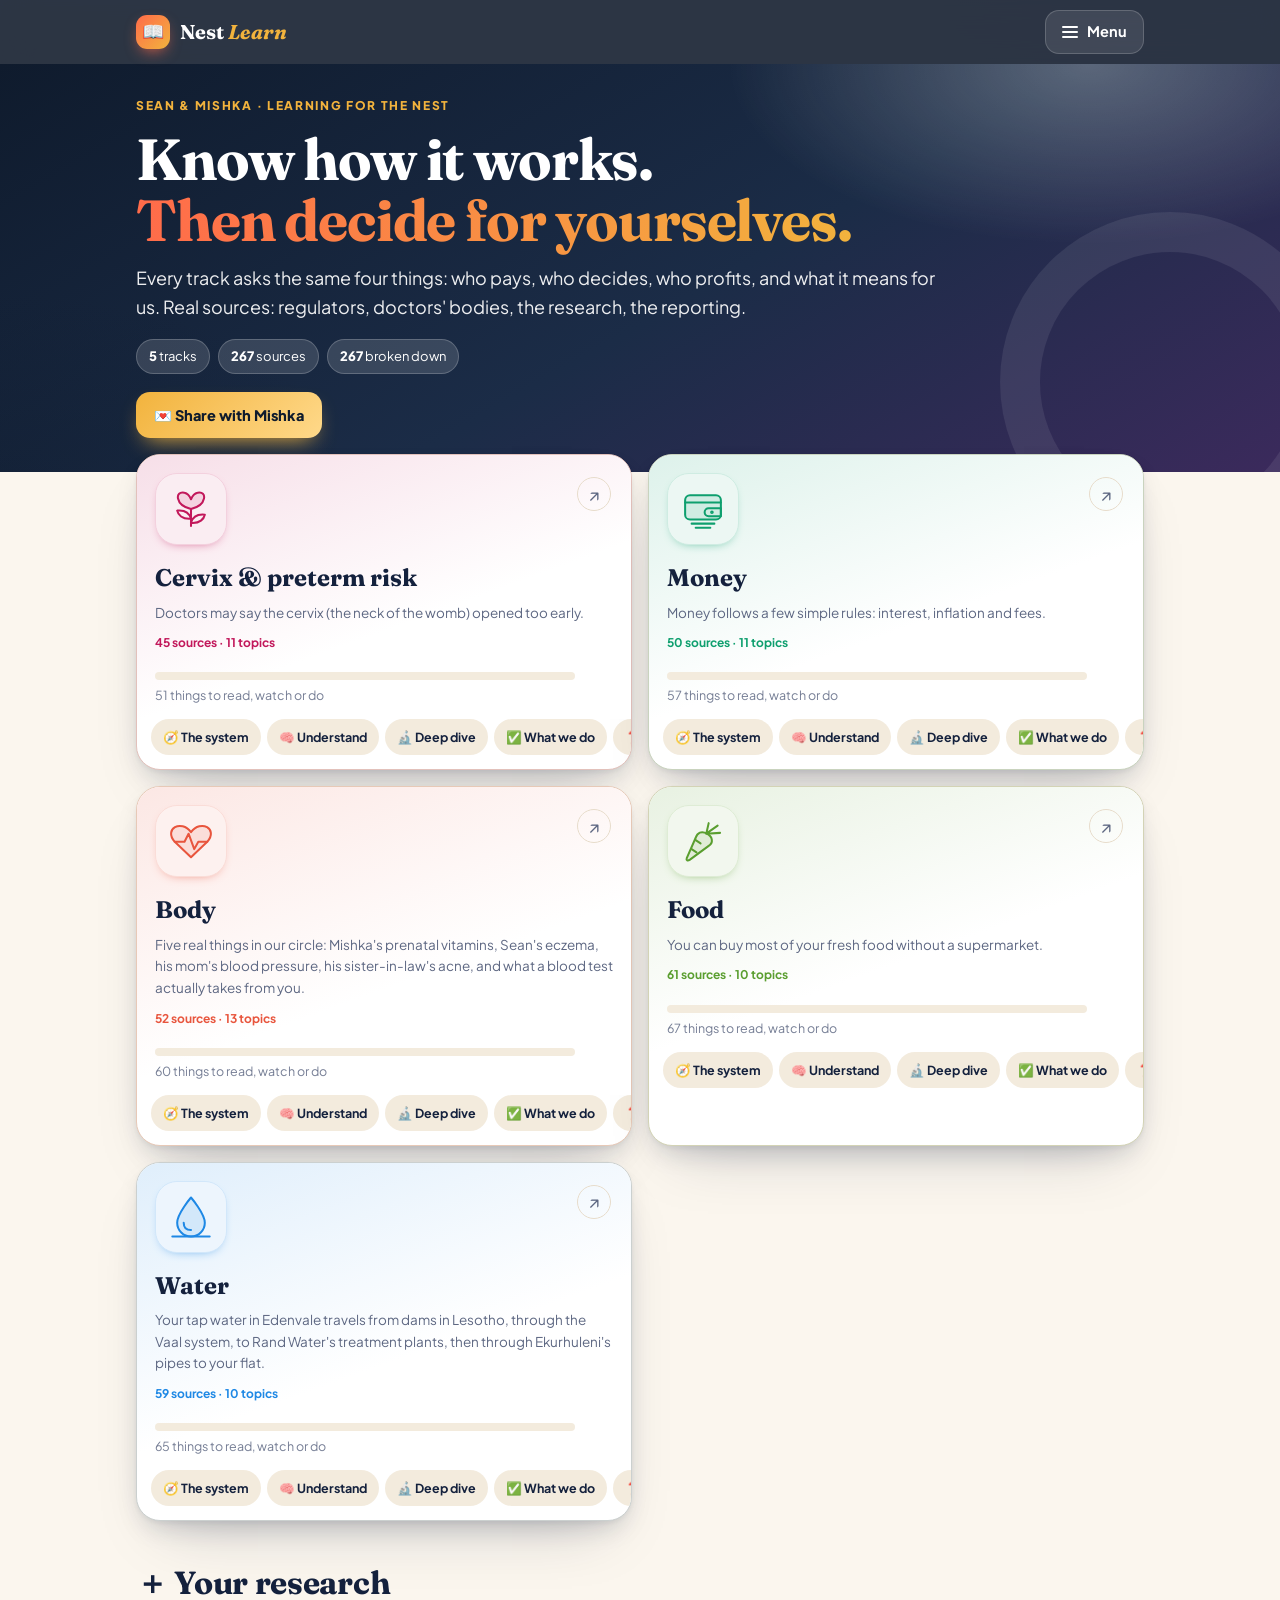
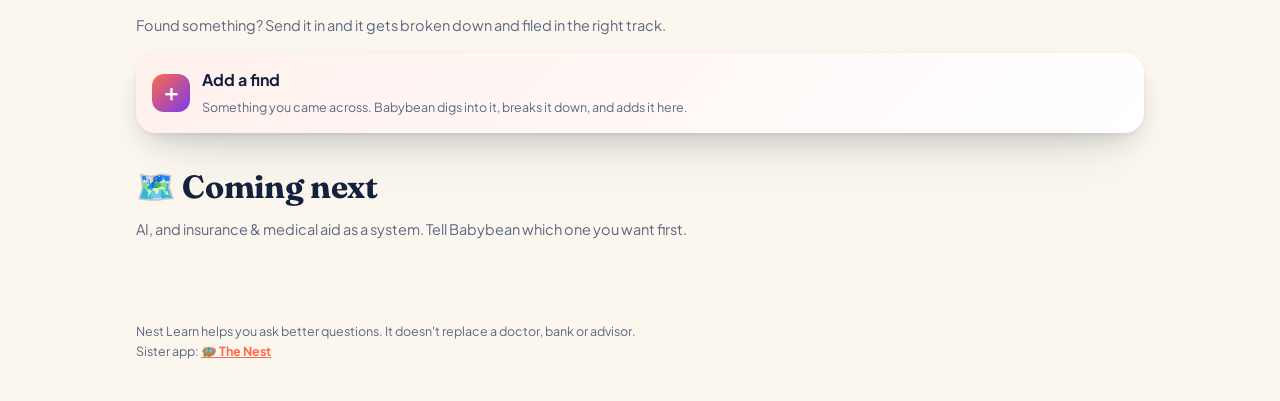
<file: index.html>
<!doctype html>
<html lang="en">
<head>
<meta charset="utf-8">
<meta name="viewport" content="width=device-width, initial-scale=1, viewport-fit=cover">
<meta name="theme-color" content="#0F1B2D">
<meta name="color-scheme" content="light dark">
<meta name="apple-mobile-web-app-capable" content="yes">
<meta name="mobile-web-app-capable" content="yes">
<meta name="apple-mobile-web-app-status-bar-style" content="black-translucent">
<meta name="apple-mobile-web-app-title" content="Nest Learn">
<link rel="manifest" href="manifest.webmanifest">
<link rel="apple-touch-icon" href="apple-touch-icon.png">
<meta name="robots" content="noindex, nofollow">
<title>Home · Nest Learn</title>
<link rel="icon" href="data:image/svg+xml,<svg xmlns='http://www.w3.org/2000/svg' viewBox='0 0 100 100'><text y='.9em' font-size='90'>📖</text></svg>">
<link rel="preconnect" href="https://fonts.googleapis.com">
<link rel="preconnect" href="https://fonts.gstatic.com" crossorigin>
<link rel="stylesheet" href="https://fonts.googleapis.com/css2?family=Fraunces:opsz,wght@9..144,500..800&family=Plus+Jakarta+Sans:wght@400;500;600;700;800&display=swap">
<link rel="stylesheet" href="learn.css?v=20261117a">
<style>:root { --t1: #FF6B4A; --t2: #7C3AED; }</style>
</head>
<body>

<header class="top"><div class="top-in">
  <a class="brand" href="index.html"><span class="logo">📖</span><span>Nest <i>Learn</i></span></a>
  <button type="button" class="menubtn" aria-expanded="false" aria-controls="menu"><span class="bars"></span> Menu</button>
</div></header>
<div class="menu" id="menu" hidden><div class="menu-in"><p class="mlbl">Jump to any track, or straight to one view</p><a class="mi" href="index.html"><span class="mic">🏠</span><span><b>Home</b><small>All tracks</small></span></a><div class="mgroup" style="--t1:#C2185B;--t2:#7B1FA2"><a class="mi" href="cervix.html"><span class="mic">🌸</span><span><b>Cervix &amp; preterm risk</b><small>45 sources</small></span></a><div class="mviews"><a href="cervix.html#system">🧭 The system</a><a href="cervix.html#understand">🧠 Understand</a><a href="cervix.html#deep">🔬 Deep dive</a><a href="cervix.html#do">✅ What we do</a><a href="cervix.html#ask">❓ Questions</a><a href="cervix.html#watch">⚠️ Watch out</a><a href="cervix.html#library">📚 Library</a></div></div><div class="mgroup" style="--t1:#0E9F6E;--t2:#0B6E99"><a class="mi" href="money.html"><span class="mic">💸</span><span><b>Money</b><small>50 sources</small></span></a><div class="mviews"><a href="money.html#system">🧭 The system</a><a href="money.html#understand">🧠 Understand</a><a href="money.html#deep">🔬 Deep dive</a><a href="money.html#do">✅ What we do</a><a href="money.html#ask">❓ Questions</a><a href="money.html#watch">⚠️ Watch out</a><a href="money.html#library">📚 Library</a></div></div><div class="mgroup" style="--t1:#E8553D;--t2:#C2185B"><a class="mi" href="body.html"><span class="mic">🫀</span><span><b>Body</b><small>52 sources</small></span></a><div class="mviews"><a href="body.html#system">🧭 The system</a><a href="body.html#understand">🧠 Understand</a><a href="body.html#deep">🔬 Deep dive</a><a href="body.html#do">✅ What we do</a><a href="body.html#ask">❓ Questions</a><a href="body.html#watch">⚠️ Watch out</a><a href="body.html#library">📚 Library</a></div></div><div class="mgroup" style="--t1:#5A9E2F;--t2:#D9822B"><a class="mi" href="food.html"><span class="mic">🥕</span><span><b>Food</b><small>61 sources</small></span></a><div class="mviews"><a href="food.html#system">🧭 The system</a><a href="food.html#understand">🧠 Understand</a><a href="food.html#deep">🔬 Deep dive</a><a href="food.html#do">✅ What we do</a><a href="food.html#ask">❓ Questions</a><a href="food.html#watch">⚠️ Watch out</a><a href="food.html#library">📚 Library</a></div></div><div class="mgroup" style="--t1:#1E88E5;--t2:#00ACC1"><a class="mi" href="water.html"><span class="mic">💧</span><span><b>Water</b><small>59 sources</small></span></a><div class="mviews"><a href="water.html#system">🧭 The system</a><a href="water.html#understand">🧠 Understand</a><a href="water.html#deep">🔬 Deep dive</a><a href="water.html#do">✅ What we do</a><a href="water.html#ask">❓ Questions</a><a href="water.html#watch">⚠️ Watch out</a><a href="water.html#library">📚 Library</a></div></div></div></div>

<section class="hero home"><div class="hero-in">
<p class="kicker">Sean &amp; Mishka · learning for The Nest</p>
<h1>Know how it works.<br><span class="grad">Then decide for yourselves.</span></h1>
<p class="lede">Every track asks the same four things: who pays, who decides, who profits, and what it means for us. Real sources: regulators, doctors' bodies, the research, the reporting.</p>
<div class="stats"><span><b>5</b> tracks</span><span><b>267</b> sources</span><span><b>267</b> broken down</span></div>
<div class="herobtns"><button type="button" class="sharebtn">💌 Share with Mishka</button><button type="button" class="installbtn" hidden>📲 Install app</button></div>
</div></section>
<main class="wrap"><div class="tgrid">
<div class="tcard" style="--t1:#C2185B;--t2:#7B1FA2"><a class="tmain" href="cervix.html"><span class="tic"><svg class="track-art" viewBox="0 0 64 64" fill="none" stroke="currentColor" stroke-width="2.5" stroke-linecap="round" stroke-linejoin="round" aria-hidden="true" focusable="false"><path class="art-fill" d="M32 32C12 27 12 9 24 12c5 1 8 8 8 8s3-7 8-8c12-3 12 15-8 20Z"/><path d="M32 32v21M32 44c-11 1-16-5-17-10 10-1 15 3 17 10Zm0 5c11 1 16-5 17-10-10-1-15 3-17 10Z"/></svg></span><b>Cervix &amp; preterm risk</b><small>Doctors may say the cervix (the neck of the womb) opened too early.</small><span class="tmeta">45 sources · 11 topics</span><div class="tprog mini" data-track="cervix"><div class="bar"><span></span></div><small class="pc"></small></div></a><div class="tviews"><a href="cervix.html#system">🧭 The system</a><a href="cervix.html#understand">🧠 Understand</a><a href="cervix.html#deep">🔬 Deep dive</a><a href="cervix.html#do">✅ What we do</a><a href="cervix.html#ask">❓ Questions</a><a href="cervix.html#watch">⚠️ Watch out</a><a href="cervix.html#library">📚 Library</a></div></div>
<div class="tcard" style="--t1:#0E9F6E;--t2:#0B6E99"><a class="tmain" href="money.html"><span class="tic"><svg class="track-art" viewBox="0 0 64 64" fill="none" stroke="currentColor" stroke-width="2.5" stroke-linecap="round" stroke-linejoin="round" aria-hidden="true" focusable="false"><rect class="art-fill" x="10" y="15" width="44" height="30" rx="6"/><path d="M10 24h44M39 31h15v10H39a5 5 0 0 1 0-10Z"/><circle cx="43" cy="36" r="1"/><path d="M18 50h28M23 55h18"/></svg></span><b>Money</b><small>Money follows a few simple rules: interest, inflation and fees.</small><span class="tmeta">50 sources · 11 topics</span><div class="tprog mini" data-track="money"><div class="bar"><span></span></div><small class="pc"></small></div></a><div class="tviews"><a href="money.html#system">🧭 The system</a><a href="money.html#understand">🧠 Understand</a><a href="money.html#deep">🔬 Deep dive</a><a href="money.html#do">✅ What we do</a><a href="money.html#ask">❓ Questions</a><a href="money.html#watch">⚠️ Watch out</a><a href="money.html#library">📚 Library</a></div></div>
<div class="tcard" style="--t1:#E8553D;--t2:#C2185B"><a class="tmain" href="body.html"><span class="tic"><svg class="track-art" viewBox="0 0 64 64" fill="none" stroke="currentColor" stroke-width="2.5" stroke-linecap="round" stroke-linejoin="round" aria-hidden="true" focusable="false"><path class="art-fill" d="M32 52 12 33C-2 17 20 5 32 21 44 5 66 17 52 33Z"/><path d="M12 33h12l5-10 7 19 5-9h11"/></svg></span><b>Body</b><small>Five real things in our circle: Mishka&#x27;s prenatal vitamins, Sean&#x27;s eczema, his mom&#x27;s blood pressure, his sister-in-law&#x27;s acne, and what a blood test actually takes from you.</small><span class="tmeta">52 sources · 13 topics</span><div class="tprog mini" data-track="body"><div class="bar"><span></span></div><small class="pc"></small></div></a><div class="tviews"><a href="body.html#system">🧭 The system</a><a href="body.html#understand">🧠 Understand</a><a href="body.html#deep">🔬 Deep dive</a><a href="body.html#do">✅ What we do</a><a href="body.html#ask">❓ Questions</a><a href="body.html#watch">⚠️ Watch out</a><a href="body.html#library">📚 Library</a></div></div>
<div class="tcard" style="--t1:#5A9E2F;--t2:#D9822B"><a class="tmain" href="food.html"><span class="tic"><svg class="track-art" viewBox="0 0 64 64" fill="none" stroke="currentColor" stroke-width="2.5" stroke-linecap="round" stroke-linejoin="round" aria-hidden="true" focusable="false"><path class="art-fill" d="M37 23c-7-4-12-1-14 5L12 53c-1 3 1 4 4 2l23-17c6-4 5-11-2-15Z"/><path d="m36 23 3-13m-3 13 14-10m-14 10 17-1M23 31l6 4m-11 7 6 4"/></svg></span><b>Food</b><small>You can buy most of your fresh food without a supermarket.</small><span class="tmeta">61 sources · 10 topics</span><div class="tprog mini" data-track="food"><div class="bar"><span></span></div><small class="pc"></small></div></a><div class="tviews"><a href="food.html#system">🧭 The system</a><a href="food.html#understand">🧠 Understand</a><a href="food.html#deep">🔬 Deep dive</a><a href="food.html#do">✅ What we do</a><a href="food.html#ask">❓ Questions</a><a href="food.html#watch">⚠️ Watch out</a><a href="food.html#library">📚 Library</a></div></div>
<div class="tcard" style="--t1:#1E88E5;--t2:#00ACC1"><a class="tmain" href="water.html"><span class="tic"><svg class="track-art" viewBox="0 0 64 64" fill="none" stroke="currentColor" stroke-width="2.5" stroke-linecap="round" stroke-linejoin="round" aria-hidden="true" focusable="false"><path class="art-fill" d="M32 8S15 28 15 39a17 17 0 0 0 34 0C49 28 32 8 32 8Z"/><path d="M23 39c0 6 3 9 9 9M9 56h46"/></svg></span><b>Water</b><small>Your tap water in Edenvale travels from dams in Lesotho, through the Vaal system, to Rand Water&#x27;s treatment plants, then through Ekurhuleni&#x27;s pipes to your flat.</small><span class="tmeta">59 sources · 10 topics</span><div class="tprog mini" data-track="water"><div class="bar"><span></span></div><small class="pc"></small></div></a><div class="tviews"><a href="water.html#system">🧭 The system</a><a href="water.html#understand">🧠 Understand</a><a href="water.html#deep">🔬 Deep dive</a><a href="water.html#do">✅ What we do</a><a href="water.html#ask">❓ Questions</a><a href="water.html#watch">⚠️ Watch out</a><a href="water.html#library">📚 Library</a></div></div>
</div>
<section class="view homeadd"><h2>＋ Your research</h2><p class="vsub">Found something? Send it in and it gets broken down and filed in the right track.</p><details class="addbox" data-track=""><summary><span class="pl">＋</span><span><b>Add a find</b>
<small>Something you came across. Babybean digs into it, breaks it down, and adds it here.</small></span></summary>
<div class="abd"><div class="qchips tpick" role="group" aria-label="Which track"><button type="button" aria-pressed="false" data-t="Cervix &amp; preterm risk">🌸 Cervix &amp; preterm risk</button><button type="button" aria-pressed="false" data-t="Money">💸 Money</button><button type="button" aria-pressed="false" data-t="Body">🫀 Body</button><button type="button" aria-pressed="false" data-t="Food">🥕 Food</button><button type="button" aria-pressed="false" data-t="Water">💧 Water</button><button type="button" aria-pressed="false" data-t="New topic">🆕 New topic</button></div><div class="qchips kpick" role="group" aria-label="What is it"><button type="button" aria-pressed="false">📚 Book</button><button type="button" aria-pressed="false">🎬 Video</button><button type="button" aria-pressed="false">📰 Article</button><button type="button" aria-pressed="false">🌐 Website</button><button type="button" aria-pressed="false">🎧 Podcast</button><button type="button" aria-pressed="false">📍 Place</button></div>
<textarea placeholder="Paste the link, or the name of the book or video. Add a note: why it caught your eye."></textarea>
<button type="button" class="sendbtn">Send to Babybean →</button>
<p class="how">Opens Telegram with your find ready to send.</p></div></details></section>
<section class="view"><h2>🗺️ Coming next</h2><p class="vsub">AI, and insurance &amp; medical aid as a system. Tell Babybean which one you want first.</p></section>
</main>
<script>window.LEARN_TOTALS={"cervix": 51, "money": 57, "body": 60, "food": 67, "water": 65};</script>
<footer class="lfoot">Nest Learn helps you ask better questions. It doesn't replace a doctor, bank or advisor.
<br>Sister app: <a href="https://seanmacebo-ux.github.io/nest/">🪺 The Nest</a></footer>
<script src="learn.js?v=20261117a"></script>
</body>
</html>
</file>
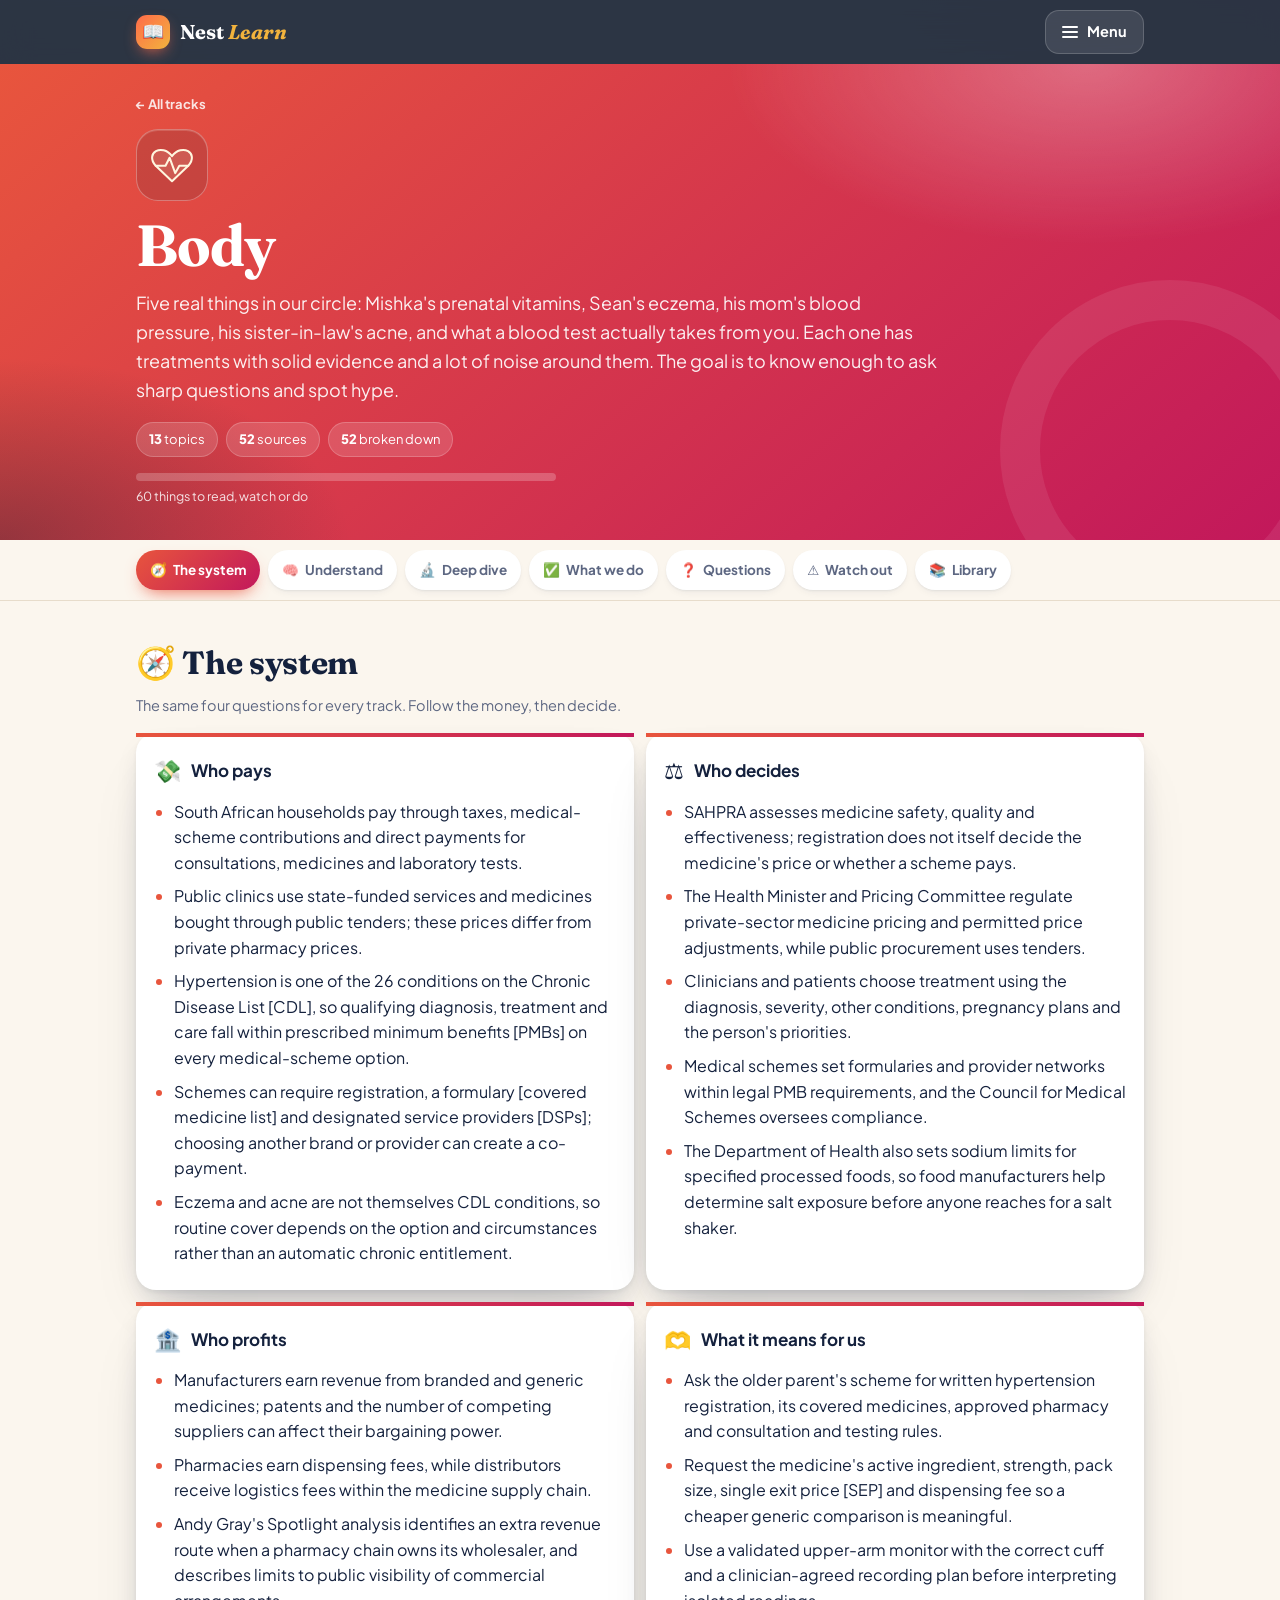
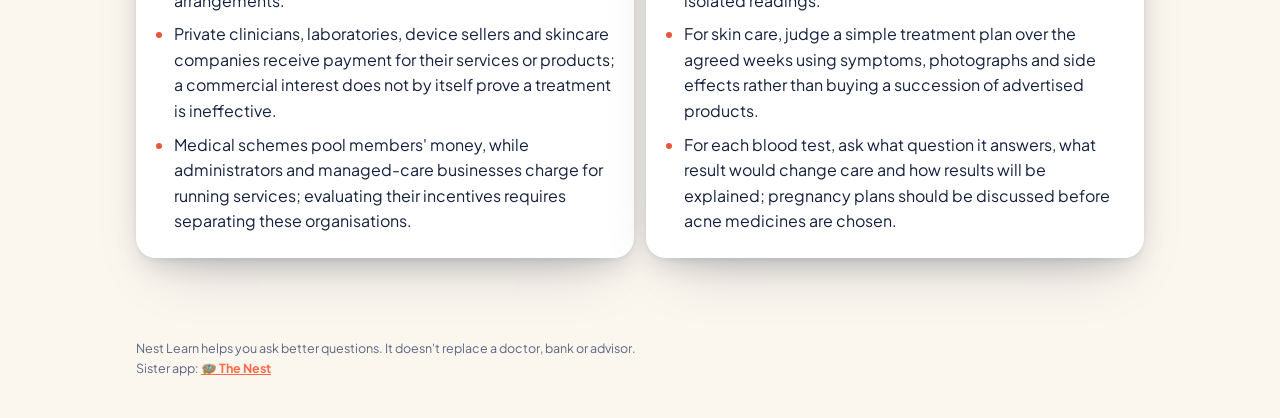
<file: body.html>
<!doctype html>
<html lang="en">
<head>
<meta charset="utf-8">
<meta name="viewport" content="width=device-width, initial-scale=1, viewport-fit=cover">
<meta name="theme-color" content="#0F1B2D">
<meta name="color-scheme" content="light dark">
<meta name="apple-mobile-web-app-capable" content="yes">
<meta name="mobile-web-app-capable" content="yes">
<meta name="apple-mobile-web-app-status-bar-style" content="black-translucent">
<meta name="apple-mobile-web-app-title" content="Nest Learn">
<link rel="manifest" href="manifest.webmanifest">
<link rel="apple-touch-icon" href="apple-touch-icon.png">
<meta name="robots" content="noindex, nofollow">
<title>Body · Nest Learn</title>
<link rel="icon" href="data:image/svg+xml,<svg xmlns='http://www.w3.org/2000/svg' viewBox='0 0 100 100'><text y='.9em' font-size='90'>🫀</text></svg>">
<link rel="preconnect" href="https://fonts.googleapis.com">
<link rel="preconnect" href="https://fonts.gstatic.com" crossorigin>
<link rel="stylesheet" href="https://fonts.googleapis.com/css2?family=Fraunces:opsz,wght@9..144,500..800&family=Plus+Jakarta+Sans:wght@400;500;600;700;800&display=swap">
<link rel="stylesheet" href="learn.css?v=20261117a">
<style>:root { --t1: #E8553D; --t2: #C2185B; }</style>
</head>
<body>

<header class="top"><div class="top-in">
  <a class="brand" href="index.html"><span class="logo">📖</span><span>Nest <i>Learn</i></span></a>
  <button type="button" class="menubtn" aria-expanded="false" aria-controls="menu"><span class="bars"></span> Menu</button>
</div></header>
<div class="menu" id="menu" hidden><div class="menu-in"><p class="mlbl">Jump to any track, or straight to one view</p><a class="mi" href="index.html"><span class="mic">🏠</span><span><b>Home</b><small>All tracks</small></span></a><div class="mgroup" style="--t1:#C2185B;--t2:#7B1FA2"><a class="mi" href="cervix.html"><span class="mic">🌸</span><span><b>Cervix &amp; preterm risk</b><small>45 sources</small></span></a><div class="mviews"><a href="cervix.html#system">🧭 The system</a><a href="cervix.html#understand">🧠 Understand</a><a href="cervix.html#deep">🔬 Deep dive</a><a href="cervix.html#do">✅ What we do</a><a href="cervix.html#ask">❓ Questions</a><a href="cervix.html#watch">⚠️ Watch out</a><a href="cervix.html#library">📚 Library</a></div></div><div class="mgroup" style="--t1:#0E9F6E;--t2:#0B6E99"><a class="mi" href="money.html"><span class="mic">💸</span><span><b>Money</b><small>50 sources</small></span></a><div class="mviews"><a href="money.html#system">🧭 The system</a><a href="money.html#understand">🧠 Understand</a><a href="money.html#deep">🔬 Deep dive</a><a href="money.html#do">✅ What we do</a><a href="money.html#ask">❓ Questions</a><a href="money.html#watch">⚠️ Watch out</a><a href="money.html#library">📚 Library</a></div></div><div class="mgroup" style="--t1:#E8553D;--t2:#C2185B"><a class="mi" aria-current="page" href="body.html"><span class="mic">🫀</span><span><b>Body</b><small>52 sources</small></span></a><div class="mviews"><a href="body.html#system">🧭 The system</a><a href="body.html#understand">🧠 Understand</a><a href="body.html#deep">🔬 Deep dive</a><a href="body.html#do">✅ What we do</a><a href="body.html#ask">❓ Questions</a><a href="body.html#watch">⚠️ Watch out</a><a href="body.html#library">📚 Library</a></div></div><div class="mgroup" style="--t1:#5A9E2F;--t2:#D9822B"><a class="mi" href="food.html"><span class="mic">🥕</span><span><b>Food</b><small>61 sources</small></span></a><div class="mviews"><a href="food.html#system">🧭 The system</a><a href="food.html#understand">🧠 Understand</a><a href="food.html#deep">🔬 Deep dive</a><a href="food.html#do">✅ What we do</a><a href="food.html#ask">❓ Questions</a><a href="food.html#watch">⚠️ Watch out</a><a href="food.html#library">📚 Library</a></div></div><div class="mgroup" style="--t1:#1E88E5;--t2:#00ACC1"><a class="mi" href="water.html"><span class="mic">💧</span><span><b>Water</b><small>59 sources</small></span></a><div class="mviews"><a href="water.html#system">🧭 The system</a><a href="water.html#understand">🧠 Understand</a><a href="water.html#deep">🔬 Deep dive</a><a href="water.html#do">✅ What we do</a><a href="water.html#ask">❓ Questions</a><a href="water.html#watch">⚠️ Watch out</a><a href="water.html#library">📚 Library</a></div></div></div></div>

<section class="hero"><div class="hero-in">
<a class="crumb" href="index.html">← All tracks</a>
<div class="hemoji"><svg class="track-art" viewBox="0 0 64 64" fill="none" stroke="currentColor" stroke-width="2.5" stroke-linecap="round" stroke-linejoin="round" aria-hidden="true" focusable="false"><path class="art-fill" d="M32 52 12 33C-2 17 20 5 32 21 44 5 66 17 52 33Z"/><path d="M12 33h12l5-10 7 19 5-9h11"/></svg></div><h1>Body</h1><p class="lede">Five real things in our circle: Mishka&#x27;s prenatal vitamins, Sean&#x27;s eczema, his mom&#x27;s blood pressure, his sister-in-law&#x27;s acne, and what a blood test actually takes from you. Each one has treatments with solid evidence and a lot of noise around them. The goal is to know enough to ask sharp questions and spot hype.</p>
<div class="stats"><span><b>13</b> topics</span><span><b>52</b> sources</span>
<span><b>52</b> broken down</span></div>
<div class="tprog" data-track="body"><div class="bar"><span></span></div><small class="pc"></small></div>
</div></section>
<nav class="views" aria-label="Views"><div class="views-in"><a href="#system" data-v="system"><span>🧭</span>The system</a><a href="#understand" data-v="understand"><span>🧠</span>Understand</a><a href="#deep" data-v="deep"><span>🔬</span>Deep dive</a><a href="#do" data-v="do"><span>✅</span>What we do</a><a href="#ask" data-v="ask"><span>❓</span>Questions</a><a href="#watch" data-v="watch"><span>⚠️</span>Watch out</a><a href="#library" data-v="library"><span>📚</span>Library</a></div></nav>
<main class="wrap">
<section class="view" id="system"><h2>🧭 The system</h2><p class="vsub">The same four questions for every track. Follow the money, then decide.</p><div class="sysgrid"><div class="sys"><div class="sysh"><span>💸</span><b>Who pays</b></div><ul class="pts"><li>South African households pay through taxes, medical-scheme contributions and direct payments for consultations, medicines and laboratory tests.</li><li>Public clinics use state-funded services and medicines bought through public tenders; these prices differ from private pharmacy prices.</li><li>Hypertension is one of the 26 conditions on the Chronic Disease List [CDL], so qualifying diagnosis, treatment and care fall within prescribed minimum benefits [PMBs] on every medical-scheme option.</li><li>Schemes can require registration, a formulary [covered medicine list] and designated service providers [DSPs]; choosing another brand or provider can create a co-payment.</li><li>Eczema and acne are not themselves CDL conditions, so routine cover depends on the option and circumstances rather than an automatic chronic entitlement.</li></ul></div><div class="sys"><div class="sysh"><span>⚖️</span><b>Who decides</b></div><ul class="pts"><li>SAHPRA assesses medicine safety, quality and effectiveness; registration does not itself decide the medicine&#x27;s price or whether a scheme pays.</li><li>The Health Minister and Pricing Committee regulate private-sector medicine pricing and permitted price adjustments, while public procurement uses tenders.</li><li>Clinicians and patients choose treatment using the diagnosis, severity, other conditions, pregnancy plans and the person&#x27;s priorities.</li><li>Medical schemes set formularies and provider networks within legal PMB requirements, and the Council for Medical Schemes oversees compliance.</li><li>The Department of Health also sets sodium limits for specified processed foods, so food manufacturers help determine salt exposure before anyone reaches for a salt shaker.</li></ul></div><div class="sys"><div class="sysh"><span>🏦</span><b>Who profits</b></div><ul class="pts"><li>Manufacturers earn revenue from branded and generic medicines; patents and the number of competing suppliers can affect their bargaining power.</li><li>Pharmacies earn dispensing fees, while distributors receive logistics fees within the medicine supply chain.</li><li>Andy Gray&#x27;s Spotlight analysis identifies an extra revenue route when a pharmacy chain owns its wholesaler, and describes limits to public visibility of commercial arrangements.</li><li>Private clinicians, laboratories, device sellers and skincare companies receive payment for their services or products; a commercial interest does not by itself prove a treatment is ineffective.</li><li>Medical schemes pool members&#x27; money, while administrators and managed-care businesses charge for running services; evaluating their incentives requires separating these organisations.</li></ul></div><div class="sys"><div class="sysh"><span>🫶</span><b>What it means for us</b></div><ul class="pts"><li>Ask the older parent&#x27;s scheme for written hypertension registration, its covered medicines, approved pharmacy and consultation and testing rules.</li><li>Request the medicine&#x27;s active ingredient, strength, pack size, single exit price [SEP] and dispensing fee so a cheaper generic comparison is meaningful.</li><li>Use a validated upper-arm monitor with the correct cuff and a clinician-agreed recording plan before interpreting isolated readings.</li><li>For skin care, judge a simple treatment plan over the agreed weeks using symptoms, photographs and side effects rather than buying a succession of advertised products.</li><li>For each blood test, ask what question it answers, what result would change care and how results will be explained; pregnancy plans should be discussed before acne medicines are chosen.</li></ul></div></div></section>
<section class="view" id="understand"><h2>🧠 Understand it</h2><p class="vsub">The basics, in plain words.</p><div class="accs"><details class="acc" open><summary><span class="n">1</span><span class="st"><b>Prenatal vitamins (Mishka): folate, what&#x27;s in hers, food first</b><small>6 key points</small></span></summary><div class="bd"><ul class="pts"><li>Folate and folic acid are the same vitamin (B9). Folate is the natural form in food. Folic acid is the man-made form in pills and in SA bread flour and maize meal.</li><li>Your gut absorbs about half the folate in food, and about 85% of folic acid. Folic acid is the form with the proof that it prevents spine and brain defects (neural tube defects). <a class="cite" href="https://ods.od.nih.gov/factsheets/Folate-HealthProfessional/" target="_blank" rel="noopener">NIH folate fact sheet ↗</a></li><li>Timing matters. The neural tube closes in the first 4 weeks of pregnancy, so folic acid&#x27;s big job is before conception and in the first trimester. Mishka is past that window now, so the folic acid vs methylfolate choice matters much less this time. For any next pregnancy, start folic acid 3 months before trying.</li><li>Her current prenatal covers folic acid (500 µg), iodine (150 µg) and B12 well. It&#x27;s light on DHA (23 mg vs about 200 mg needed), choline (10 mg vs about 450 mg), vitamin D (6.5 µg vs 15 µg) and iron (15 mg vs about 27 mg).</li><li>No prenatal is fully &#x27;natural&#x27;. Even &#x27;whole food&#x27; brands get most of their vitamins from lab-made forms, and methylfolate (5-MTHF) is lab-made too. It&#x27;s just the already-active form.</li><li>Food can close most of the gaps: 2 to 3 eggs a day for choline (about 150 mg each), tinned pilchards or other oily fish 2 to 3 times a week for DHA, lentils and chickpeas for folate, red meat for iron, and dairy for calcium.</li></ul></div></details><details class="acc"><summary><span class="n">2</span><span class="st"><b>Eczema (Sean): what it is and the daily routine</b><small>6 key points</small></span></summary><div class="bd"><ul class="pts"><li>Eczema (atopic dermatitis) is two problems at once: a leaky skin barrier and an immune system that overreacts.</li><li>A weak barrier lets water out and irritants in. Many people carry gene changes (like filaggrin, a skin-building protein) that make the barrier thinner.</li><li>Itch leads to scratching, which damages skin more, which itches more. Breaking that loop is the whole game.</li><li>Moisturisers (emollients) are the base treatment, not an extra. The NHS says use them at least twice a day, generously, even when skin looks clear.</li><li>Soak and seal: short lukewarm bath or shower, pat dry, then put moisturiser on within about 3 minutes so it locks the water in.</li><li>Common triggers: soap and bubble bath, sweat, heat, wool, stress, dust mites, and fragranced products. Swap soap for an emollient wash.</li></ul></div></details><details class="acc"><summary><span class="n">3</span><span class="st"><b>Eczema (Sean): medicines that work, and diet myths</b><small>6 key points</small></span></summary><div class="bd"><ul class="pts"><li>Steroid creams (topical corticosteroids) calm flares fast. Used in the right strength, for short bursts, they are safe. Fear of them often causes under-treatment.</li><li>Dose by fingertip unit (a line of cream from fingertip to first crease). One unit covers about two adult palms of skin.</li><li>Calcineurin inhibitors (tacrolimus, pimecrolimus) are steroid-free creams. They are good for the face, eyelids and folds where steroids thin the skin.</li><li>For severe eczema, a dermatologist can offer injections (biologics like dupilumab) or tablets (JAK inhibitors). These work well but are costly in SA, so check your medical aid.</li><li>Diet: the NHS says do not cut out foods unless a doctor tells you to. Food allergy matters more in babies; in adults, elimination diets rarely help and can backfire.</li><li>Real evidence: a Cochrane review found moisturisers mean fewer flares and less steroid needed. Most &#x27;miracle&#x27; creams were no better than a plain one.</li></ul></div></details><details class="acc"><summary><span class="n">4</span><span class="st"><b>High blood pressure (Sean&#x27;s mom): the numbers and why it&#x27;s silent</b><small>6 key points</small></span></summary><div class="bd"><ul class="pts"><li>Blood pressure has two numbers. The top (systolic) is pressure when the heart squeezes. The bottom (diastolic) is pressure when it rests.</li><li>Healthy is roughly 90/60 to 120/80. High is 140/90 or more at a clinic, or 135/85 or more at home (NHS).</li><li>It is called silent because most people feel nothing. WHO says about 44% of adults with high blood pressure do not know they have it.</li><li>Over years, high pressure damages arteries, which leads to stroke, heart attack, kidney failure and dementia. Treatment cuts those risks.</li><li>South Africans eat about 6 to 11 g of salt a day. WHO&#x27;s limit is under 5 g, about one teaspoon. Much of it hides in bread, stock cubes, processed meat and takeaways.</li><li>SA law has capped salt in processed foods since 2016, which helped, but home cooking and stock cubes still add a lot.</li></ul></div></details><details class="acc"><summary><span class="n">5</span><span class="st"><b>High blood pressure: what actually lowers it</b><small>6 key points</small></span></summary><div class="bd"><ul class="pts"><li>DASH (Dietary Approaches to Stop Hypertension) is an eating plan with lots of vegetables, fruit, beans, whole grains and low-fat dairy, and less salt and fatty meat. Trials show it lowers pressure.</li><li>Exercise helps: aim for about 150 minutes a week of brisk walking or similar.</li><li>Alcohol raises blood pressure. Cutting down helps; heavy drinking is a big driver.</li><li>Home checks need a validated upper-arm machine (one tested for accuracy; check the STRIDE BP list). Sit 5 minutes, arm at heart level, take 2 readings morning and evening for a week.</li><li>Pills matter. Most people need them for life. Stopping because you feel fine can make pressure bounce back up, because feeling fine was never the sign.</li><li>Emergency signs: very high readings (around 180/120) with chest pain, severe headache, confusion, vision loss or weakness. Face drooping or slurred speech means stroke. Call 112 from a mobile or 10177.</li></ul></div></details><details class="acc"><summary><span class="n">6</span><span class="st"><b>Acne (sister-in-law): causes, what works, myths and scars</b><small>6 key points</small></span></summary><div class="bd"><ul class="pts"><li>Acne starts when oil (sebum) and dead skin clog a pore, bacteria (C. acnes) grow, and the spot gets inflamed. Hormones drive the oil. It is not caused by dirty skin.</li><li>First line: benzoyl peroxide (kills bacteria, no resistance) and retinoids like adapalene (unclog pores). Start thin, every other night, and give it 8 to 12 weeks. Azelaic acid is gentler and fades dark marks.</li><li>Antibiotics should never be used alone or long-term. NICE says pair them with benzoyl peroxide or a retinoid and review by about 3 months to limit resistance.</li><li>For women, the combined pill or spironolactone can help. Severe or scarring acne needs a dermatologist for isotretinoin, which works very well but needs strict pregnancy prevention and monitoring.</li><li>Diet: modest evidence that high-GI foods (sugary, white-flour foods that spike blood sugar) and milk, especially skim, worsen acne in some people. Chocolate alone has weak evidence. It&#x27;s a nudge, not a cure.</li><li>Picking causes scars; early treatment prevents them. Dark marks (post-inflammatory hyperpigmentation) fade over months with sunscreen. Pitted scars need dermatologist procedures.</li></ul></div></details><details class="acc"><summary><span class="n">7</span><span class="st"><b>Drawing blood: how much, how fast it comes back, how to read it</b><small>6 key points</small></span></summary><div class="bd"><ul class="pts"><li>An adult has about 5 litres of blood (about 8% of body weight). A test tube holds about 2 to 10 ml, so a normal panel of a few tubes is well under 1% of your blood.</li><li>A full donation is much bigger: SANBS takes 480 ml, about 10%. Even that is safe for healthy adults.</li><li>Plasma (the watery part of blood) comes back within a day or two if you drink fluids. Red cells take weeks; haemoglobin is usually back to normal in 6 to 12 weeks.</li><li>Draws matter when blood is already low: anaemia (too few red cells or low haemoglobin), babies, and long hospital stays where daily tests can add up.</li><li>FBC (full blood count) basics: haemoglobin (oxygen carrier), MCV (red cell size: small often means low iron, big can mean low B12 or folate), white cells (infection and immunity), platelets (clotting).</li><li>Reference ranges cover about 95% of healthy people, so a slightly flagged result is not automatically a problem. Trends over time and how you feel matter more.</li></ul></div></details></div></section>
<section class="view" id="deep"><h2>🔬 Deep dive</h2><p class="vsub">Past the basics: the evidence, the economics, the misconceptions.</p><div class="accs"><details class="acc"><summary><span class="n">1</span><span class="st"><b>Can prenatals harm a pregnancy? What the research actually found</b><small>10 key points</small></span></summary><div class="bd"><ul class="pts"><li>The biggest review found the opposite of harm. Cochrane 2019 pooled 18 trials (91,425 women): multivitamins probably led to slightly fewer preterm births (risk ratio 0.95), though the range just crossed &#x27;no effect&#x27;. <a class="cite" href="https://pubmed.ncbi.nlm.nih.gov/30873598/" target="_blank" rel="noopener">Cochrane 2019 ↗</a></li><li>The controversial one: in the Hungarian trial that proved vitamins prevent neural tube defects, the vitamin group had about 16% more miscarriages. Researchers called it &#x27;terathanasia&#x27;: vitamins may help the body let go of pregnancies that already had defects, rather than causing healthy ones to fail. Closer monitoring of the vitamin group may also have counted more early losses. <a class="cite" href="https://pubmed.ncbi.nlm.nih.gov/9274597/" target="_blank" rel="noopener">Hook &amp; Czeizel 1997, Lancet ↗</a></li><li>The same trial&#x27;s own 1993 write-up said vitamins had no effect on fetal death overall, and found more twins in the vitamin group. Twins carry a higher preterm risk, but this only applies to vitamins taken before conception. <a class="cite" href="https://pubmed.ncbi.nlm.nih.gov/8257482/" target="_blank" rel="noopener">Czeizel 1993 ↗</a></li><li>The clearest real harm signal is high-dose vitamin C (1,000 mg) plus E (400 IU). In one trial, waters breaking early was about twice as common: PROM 10.6% vs 5.5%, and before 37 weeks 4.6% vs 1.7%. These were high-risk women (high blood pressure or past pre-eclampsia). Her prenatal has 70 mg of C. <a class="cite" href="https://pubmed.ncbi.nlm.nih.gov/18928997/" target="_blank" rel="noopener">Spinnato 2008 ↗</a></li><li>Iron is U-shaped: too little is clearly linked to preterm birth, and very high stores show up in some observational studies too. Inflammation also raises iron markers, so cause and effect is unclear. Let blood tests decide on extra iron.</li><li>Vitamin A is settled: preformed vitamin A (retinol) above about 3,000 µg a day can cause birth defects. Hers has 780 µg. Avoid liver and pâté, and don&#x27;t add another vitamin A supplement.</li><li>Herbal &#x27;womb tonics&#x27;, dong quai and high-dose herbs in some &#x27;natural&#x27; prenatals can stimulate the uterus and have little safety data. That&#x27;s a more realistic risk than a standard prenatal.</li><li>Folic acid and cancer: a 2012 BMJ Open meta-analysis found a borderline increase (RR 1.07), while a 2013 Lancet analysis of about 50,000 people found no significant increase over 5 years. Unmetabolised folic acid shows up in blood at high doses, but no harm in humans has been proven.</li><li>Folic acid and autism: one Johns Hopkins cohort linked very high folate in the mother&#x27;s blood at birth to higher autism risk, from a single blood draw. Other studies link normal first-trimester folic acid to lower risk. Normal doses still look protective.</li><li>High-dose folic acid can hide a B12 deficiency: it fixes the anaemia while nerve damage carries on. That&#x27;s why the 1,000 µg upper limit applies to folic acid only, not food folate.</li></ul></div></details><details class="acc"><summary><span class="n">2</span><span class="st"><b>Eczema: a leaky barrier and an immune loop</b><small>14 key points</small></span></summary><div class="bd"><ul class="pts"><li>Eczema involves both impaired skin protection and inflammation [an immune response that causes swelling and irritation].</li><li>Filaggrin [a protein involved in the skin barrier] helps explain why inherited differences can make skin lose water more easily.</li><li>Water loss, irritant entry and scratching can reinforce each other, so treating itch alone may leave the loop running.</li><li>Emollients [medical moisturisers] support the barrier, while topical corticosteroids [anti-inflammatory skin medicines] treat inflammation.</li><li>The 2017 Cochrane moisturiser review supports fewer flares but does not establish one universally best brand.</li><li>Cochrane&#x27;s 2022 steroid review found that once-daily potent steroid treatment probably works as well as more frequent application for flares.</li><li>A clinician may prescribe intermittent treatment on recurring sites after a flare settles; this is called proactive maintenance.</li><li>Steroid strength, body site and duration matter more than a blanket claim that all steroids are dangerous or harmless.</li><li>The UK medicines regulator recognises severe withdrawal reactions, thought to be rare, but says their true frequency is unknown.</li><li>A positive allergy test can show sensitisation [immune recognition] without proving that eating the food causes symptoms.</li><li>AFSA advises expert assessment before food exclusions, especially because restrictive diets can create nutritional harm.</li><li>Painful blisters, rapidly worsening eczema, fever or feeling ill need prompt medical assessment for infection, including eczema herpeticum [a herpes infection of eczema skin].</li><li>Inflammation can look purple, grey or darker brown on darker skin, so redness alone is a poor measure of severity.</li><li>Persistent disease despite a well-used plan can justify reassessing the diagnosis or discussing specialist treatments; US guideline recommendations do not establish South African availability or funding.</li></ul></div></details><details class="acc"><summary><span class="n">3</span><span class="st"><b>An older parent&#x27;s blood pressure: measurement before targets</b><small>14 key points</small></span></summary><div class="bd"><ul class="pts"><li>Systolic pressure [the upper number] reflects pressure when the heart contracts, while diastolic pressure [the lower number] reflects pressure between beats.</li><li>Age-related artery stiffness can raise the upper number even when the lower number is not high.</li><li>A stressful clinic visit can raise pressure temporarily; white-coat hypertension means clinic readings are high while out-of-clinic readings are lower.</li><li>Masked hypertension is the opposite pattern, with apparently normal clinic readings but high readings elsewhere.</li><li>A validated device, correct cuff and consistent seated technique help prevent measurement error from becoming a diagnosis.</li><li>US categories in Mayo&#x27;s chart start stage 1 hypertension at 130/80, while NICE confirmation uses clinic readings of at least 140/90 and a home or daytime average of at least 135/85.</li><li>A diagnosis threshold and a treatment target answer different questions, so ask which local guideline and measurement setting the clinician is using.</li><li>The SA Hypertension Society&#x27;s published 2015 algorithm uses a target below 140/90, or below 150/90 above age 80; its date matters when comparing newer guidance.</li><li>NICE recommends checking standing pressure in people aged 80 or over and in those with relevant symptoms, because treatment can worsen postural hypotension [a pressure drop on standing].</li><li>An older person&#x27;s target should account for frailty, falls, kidney function and treatment tolerance rather than age alone.</li><li>The SPRINT subgroup aged 75 or over benefited from intensive treatment, but it excluded important groups such as people with diabetes, prior stroke or nursing-home residence.</li><li>Diuretics [medicines that increase salt and water excretion], calcium-channel blockers and medicines acting on blood-pressure hormones lower pressure through different routes.</li><li>Kidney function and blood salts may need monitoring when medicines are started or changed; a normal reading on treatment is not a reason to stop it independently.</li><li>Very high repeated readings need prompt clinical advice; chest pain, new weakness, confusion or severe breathlessness require emergency assessment rather than waiting for a home diary.</li></ul></div></details><details class="acc"><summary><span class="n">4</span><span class="st"><b>Acne: blocked follicles, hormones and slow evidence</b><small>15 key points</small></span></summary><div class="bd"><ul class="pts"><li>Acne develops in the hair-follicle and oil-gland unit through blockage, oil production, bacteria and inflammation.</li><li>A comedone [blocked follicle] can form a blackhead or whitehead; a blackhead is not evidence of dirty skin.</li><li>Scrubbing or repeatedly changing strong products can add irritation without fixing the processes that cause acne.</li><li>Retinoids [vitamin A-related medicines] help prevent blocked follicles, while benzoyl peroxide reduces acne-associated bacteria without being an antibiotic.</li><li>Combining treatments can target different processes, but several irritating products started together can make the plan hard to tolerate.</li><li>NICE uses a 12-week first treatment course, because visible improvement commonly takes several weeks.</li><li>Antibiotics should have a review and stopping plan; AAD recommends benzoyl peroxide alongside antibiotic treatment to limit resistance [bacteria becoming less responsive].</li><li>Hormonal treatments can help selected women even when acne is not evidence of a dangerous hormone disorder.</li><li>Acne with irregular periods or other signs of excess androgen activity [effects of hormones such as testosterone] can justify targeted assessment rather than a routine hormone panel for everyone.</li><li>In the SAFA trial, spironolactone&#x27;s advantage was clearer at 24 weeks than 12 weeks, showing why an early comparison can miss later benefit.</li><li>Spironolactone affects blood pressure and potassium as well as hormone signalling, so suitability and monitoring depend on the person&#x27;s health and other medicines.</li><li>Pregnancy plans change acne treatment choices: NICE advises against topical retinoids and oral tetracyclines during pregnancy or while planning it.</li><li>Oral isotretinoin can cause serious fetal harm and requires a carefully supervised pregnancy-prevention and monitoring plan when relevant.</li><li>NICE finds insufficient evidence to prescribe a particular acne diet; claims that one food explains every breakout overstate the evidence.</li><li>Scarring, persistent dark marks and psychological distress are valid reasons to seek treatment before acne becomes severe.</li></ul></div></details><details class="acc"><summary><span class="n">5</span><span class="st"><b>Blood draws: volume, fainting and what results mean</b><small>15 key points</small></span></summary><div class="bd"><ul class="pts"><li>An ordinary diagnostic blood draw removes a small sample from a vein, while a whole-blood donation removes hundreds of millilitres.</li><li>Mayo describes an adult blood volume of roughly 5,000 mL; as an illustration, a 20 mL collection would be about 0.4% of that volume.</li><li>The actual volume depends on the requested tests and tubes, so the person taking the sample can explain the planned amount.</li><li>Fainting around needles can be vasovagal [an automatic nervous-system response that lowers blood pressure and sometimes heart rate], rather than evidence of major blood loss.</li><li>Tell the collector about previous fainting and ask to lie down if needed.</li><li>A bruise usually means a little blood leaked into surrounding tissue; applying pressure after needle removal helps limit it.</li><li>The kidneys release erythropoietin [a signal for red-cell production], and bone marrow makes replacement red cells using nutrients including iron.</li><li>NHS Blood and Transplant&#x27;s weeks-long haemoglobin recovery figures describe donation and should not be applied unchanged to a small routine sample.</li><li>Repeated ICU sampling can contribute to iatrogenic anaemia [low haemoglobin partly caused by medical care], especially in people already seriously ill.</li><li>STRATUS tested smaller tubes in intensive care; its primary analysis did not show a statistically clear reduction in transfusion, although a larger secondary analysis did.</li><li>A full blood count measures blood cells but does not directly measure every nutrient or exclude every cause of tiredness.</li><li>A reference range [the laboratory&#x27;s comparison interval] is not a boundary between perfect health and disease.</li><li>Use the units and reference interval on the actual report, and interpret trends alongside symptoms and medicines.</li><li>Fasting is test-specific, and medicine changes should follow the requesting clinician&#x27;s instructions rather than a blanket rule.</li><li>Learning about blood tests cannot establish why the pregnancy loss happened; a cause would require the relevant records and clinical investigation.</li></ul></div></details><details class="acc"><summary><span class="n">6</span><span class="st"><b>The price of care and the salt already in food</b><small>16 key points</small></span></summary><div class="bd"><ul class="pts"><li>SEP [single exit price] is South Africa&#x27;s regulated private medicine supply price, not a promise that every pharmacy bill will be identical.</li><li>A dispensing fee can be added, and medical-scheme reimbursement can differ from the retail amount.</li><li>Public-sector tender prices use state purchasing power and must not be confused with private SEPs.</li><li>A regulated annual increase does not prove the starting price is good value; Andy Gray&#x27;s analysis identifies the initial launch price as a weakness in the framework.</li><li>Generic comparisons must match the active ingredient, strength and dosage form; two medicines for the same condition are not automatically interchangeable.</li><li>SAHPRA&#x27;s bioequivalence framework [assessment of comparable medicine availability in the body] is part of how generic quality and interchangeability are assessed.</li><li>A brand name, expensive packaging or a long ingredient list is not evidence of better clinical results.</li><li>For PMBs, distinguish a preference for another brand from a documented medical reason that the formulary option fails or causes harm.</li><li>Ask for a written funding decision and keep clinical evidence for a formulary exception or scheme complaint.</li><li>South Africa&#x27;s sodium rules were introduced in stages in 2016 and 2019 across 13 processed-food categories, making reformulation a population-level prevention measure.</li><li>The 2025 rural cohort study found estimated sodium excretion fell by about 0.23 g per day from the first to third survey wave; an observational study cannot isolate the law from every other change.</li><li>Sodium and salt use different numbers: 2,000 mg sodium equals about 5 g salt, including salt already present in food.</li><li>Bread, processed meats, sauces and stock products can contribute salt even when a meal does not taste especially salty.</li><li>WHO&#x27;s potassium-containing salt-substitute advice excludes people with impaired potassium excretion and does not apply to pregnant women or children.</li><li>For an older parent with kidney disease or potassium-raising medicines, check with the clinician before replacing table salt with a potassium product.</li><li>Read evidence quality and funding disclosures together; a commercial tie deserves scrutiny but does not substitute for assessing the study&#x27;s methods and results.</li></ul></div></details></div></section>
<section class="view" id="do"><h2>✅ What we actually do</h2><p class="vsub">Tick them off as you go.</p><ul class="checks"><li><label><input type="checkbox" data-ck="body:do:0"><span>Mishka: keep taking one standard prenatal, plus 2 to 3 eggs most days and oily fish (pilchards are cheap and low in mercury) 2 to 3 times a week.</span></label></li><li><label><input type="checkbox" data-ck="body:do:1"><span>Mishka: ask the midwife about a separate algae or fish-oil DHA (about 200 mg a day) and a vitamin D blood test. Don&#x27;t stack extra vitamin C, E, A or herbal tonics on top of the prenatal.</span></label></li><li><label><input type="checkbox" data-ck="body:do:2"><span>Sean: keep a big tub of plain emollient (about R130 for 400 g at Dis-Chem) by the shower and moisturise straight after every wash.</span></label></li><li><label><input type="checkbox" data-ck="body:do:3"><span>Sean: at the first sign of a flare, use the prescribed steroid cream for a short burst, then step down. Don&#x27;t wait it out.</span></label></li><li><label><input type="checkbox" data-ck="body:do:4"><span>Buy Sean&#x27;s mom a validated upper-arm BP monitor (check the model on STRIDE BP) and log a week of morning and evening readings for her doctor.</span></label></li><li><label><input type="checkbox" data-ck="body:do:5"><span>Cut salt at home: taste before salting, use fewer stock cubes, and read bread and processed-meat labels.</span></label></li><li><label><input type="checkbox" data-ck="body:do:6"><span>For acne: start benzoyl peroxide or adapalene thin, every other night, and stick with it for 12 weeks before switching.</span></label></li><li><label><input type="checkbox" data-ck="body:do:7"><span>Ask for a copy of every blood test result and keep them in one folder so you can see trends.</span></label></li></ul></section>
<section class="view" id="ask"><h2>❓ Questions to ask</h2><p class="vsub">Screenshot these or read them out.</p><ol class="asks"><li>Mishka&#x27;s prenatal has only 23 mg DHA, 10 mg choline and 6.5 µg vitamin D. Should she add a DHA supplement, and can we test vitamin D and iron (ferritin)?</li><li>Is 15 mg of iron enough for her, based on her bloods? If we switched to Thorne Basic Prenatal (45 mg iron), would that be too much?</li><li>Which strength of steroid cream should I use, on which body parts, and for how many days?</li><li>Is my eczema bad enough for a dermatologist, or for biologic or JAK treatment, and does my medical aid cover it?</li><li>What is my mom&#x27;s target blood pressure, and how should she time her pills?</li><li>Could any of her other medicines (like anti-inflammatory painkillers) be pushing her blood pressure up?</li><li>Is this acne bad enough for isotretinoin, and what monitoring would that need?</li><li>Which of my blood results are out of range, by how much, and do they need retesting?</li></ol></section>
<section class="view" id="watch"><h2>⚠️ Watch out for</h2><p class="vsub">Myths, traps and red flags.</p><ul class="warns"><li>Myth: &#x27;natural&#x27; prenatals are free of synthetic vitamins. Nearly all of them use lab-made forms, and some add herbs with no pregnancy safety data.</li><li>Megadoses are where the real risks are: vitamin C plus E, vitamin A (retinol) and possibly excess iron. One standard prenatal at the normal dose has no credible link to miscarriage or preterm labour.</li><li>Myth: steroid creams always thin your skin. Short courses at the right strength are safe; under-treating eczema causes more harm.</li><li>Red flag: eczema that suddenly weeps, crusts or forms painful clustered blisters, with fever. That can be infection or eczema herpeticum and needs a doctor the same day.</li><li>Myth: &#x27;I feel fine, so I can stop my blood pressure pills.&#x27; High pressure has no feeling. Never stop without the doctor.</li><li>Red flag: severe headache, chest pain, sudden vision change, face drooping or slurred speech. Call 112 or 10177 now.</li><li>Myth: acne comes from dirty skin, and toothpaste or lemon juice fixes spots. Both irritate and can darken marks.</li><li>Hype: &#x27;detox&#x27; teas, eczema &#x27;cures&#x27; and supplements sold online. If it promises to cure eczema or blood pressure, be sceptical.</li><li>Wrist and finger BP gadgets and smartwatches are often inaccurate. Use a validated upper-arm cuff.</li></ul></section>
<section class="view" id="library"><h2>📚 Library</h2><p class="vsub">52 sources. Tap a card for the breakdown. Tap ✓ when you've read, watched or been.</p>
<details class="addbox" data-track="Body"><summary><span class="pl">＋</span><span><b>Add a find</b>
<small>Something you came across. Babybean digs into it, breaks it down, and adds it here.</small></span></summary>
<div class="abd"><div class="qchips kpick" role="group" aria-label="What is it"><button type="button" aria-pressed="false">📚 Book</button><button type="button" aria-pressed="false">🎬 Video</button><button type="button" aria-pressed="false">📰 Article</button><button type="button" aria-pressed="false">🌐 Website</button><button type="button" aria-pressed="false">🎧 Podcast</button><button type="button" aria-pressed="false">📍 Place</button></div>
<textarea placeholder="Paste the link, or the name of the book or video. Add a note: why it caught your eye."></textarea>
<button type="button" class="sendbtn">Send to Babybean →</button>
<p class="how">Opens Telegram with your find ready to send.</p></div></details>
<div class="filt" role="group" aria-label="Filter"><button aria-pressed="true" data-f="all">All</button><button aria-pressed="false" data-f="article">📰 Articles</button><button aria-pressed="false" data-f="website">🌐 Websites</button><button aria-pressed="false" data-f="study">🔬 Studies</button><button aria-pressed="false" data-f="book">📚 Books</button><button aria-pressed="false" data-f="video">🎬 Videos</button><button aria-pressed="false" data-f="place">📍 Places</button><button aria-pressed="false" data-f="tool">🧰 Tools</button></div>
<div class="rlist">
<article class="rc" data-type="study" data-rk="body:r:https://pubmed.ncbi.nlm.nih.gov/30873598/"><div class="rtop"><span class="ric">🔬</span><div class="rtx"><span class="rty">Study</span><b>Multiple-micronutrient supplementation for women during pregnancy (Cochrane review)</b><small>Cochrane Database of Systematic Reviews · 2019</small></div></div><p class="rwhy">The biggest pooled look at whether prenatal multivitamins help or harm.</p><p class="racc">🔑 Free summary on PubMed</p><details class="brk"><summary>🧠 Breakdown · 3 key points</summary><ul class="pts"><li>18 trials, 91,425 women: probably slightly fewer preterm births (RR 0.95, range 0.90 to 1.01).</li><li>Fewer low-birthweight babies (RR 0.88), rated high-quality evidence.</li><li>No important benefits or harms found for stillbirth or newborn deaths.</li></ul></details><div class="racts"><a class="op" href="https://pubmed.ncbi.nlm.nih.gov/30873598/" target="_blank" rel="noopener">Open ↗</a><button type="button" class="done">✓ Done</button></div></article>
<article class="rc" data-type="study" data-rk="body:r:https://pubmed.ncbi.nlm.nih.gov/18928997/"><div class="rtop"><span class="ric">🔬</span><div class="rtx"><span class="rty">Study</span><b>Antioxidant supplementation and premature rupture of the membranes</b><small>American Journal of Obstetrics &amp; Gynecology · 2008</small></div></div><p class="rwhy">The clearest evidence that some supplements in pregnancy can backfire: high-dose vitamin C plus E.</p><p class="racc">🔑 Free full text via PubMed Central</p><details class="brk"><summary>🧠 Breakdown · 3 key points</summary><ul class="pts"><li>1,000 mg vitamin C + 400 IU vitamin E daily vs placebo, 697 women.</li><li>Waters broke early in 10.6% vs 5.5%; before 37 weeks in 4.6% vs 1.7%.</li><li>The women had chronic high blood pressure or past pre-eclampsia, so it may not apply to everyone.</li></ul></details><div class="racts"><a class="op" href="https://pubmed.ncbi.nlm.nih.gov/18928997/" target="_blank" rel="noopener">Open ↗</a><button type="button" class="done">✓ Done</button></div></article>
<article class="rc" data-type="study" data-rk="body:r:https://pubmed.ncbi.nlm.nih.gov/9274597/"><div class="rtop"><span class="ric">🔬</span><div class="rtx"><span class="rty">Study</span><b>Can terathanasia explain the protective effect of folic-acid supplementation on birth defects?</b><small>The Lancet (Hook &amp; Czeizel) · 1997</small></div></div><p class="rwhy">Where the controversial &#x27;vitamins and miscarriage&#x27; finding comes from.</p><p class="racc">🔑 Abstract free; full paper paywalled</p><details class="brk"><summary>🧠 Breakdown · 3 key points</summary><ul class="pts"><li>Looks at the Hungarian trial, where the vitamin group had more miscarriages.</li><li>Asks whether vitamins help the body lose already-affected pregnancies, rather than preventing defects outright.</li><li>Later large studies did not repeat the miscarriage signal.</li></ul></details><div class="racts"><a class="op" href="https://pubmed.ncbi.nlm.nih.gov/9274597/" target="_blank" rel="noopener">Open ↗</a><button type="button" class="done">✓ Done</button></div></article>
<article class="rc" data-type="study" data-rk="body:r:https://pubmed.ncbi.nlm.nih.gov/8257482/"><div class="rtop"><span class="ric">🔬</span><div class="rtx"><span class="rty">Study</span><b>Controlled studies of multivitamin supplementation on pregnancy outcomes</b><small>Annals of the New York Academy of Sciences (Czeizel) · 1993</small></div></div><p class="rwhy">The Hungarian trial&#x27;s own outcome report, including the twins finding.</p><p class="racc">🔑 Abstract free on PubMed</p><details class="brk"><summary>🧠 Breakdown · 3 key points</summary><ul class="pts"><li>No effect of vitamins on fetal death overall.</li><li>More low-birthweight babies in the vitamin group, explained by more twins.</li><li>Fewer congenital abnormalities with vitamins: 13.3 vs 22.4 per 1,000.</li></ul></details><div class="racts"><a class="op" href="https://pubmed.ncbi.nlm.nih.gov/8257482/" target="_blank" rel="noopener">Open ↗</a><button type="button" class="done">✓ Done</button></div></article>
<article class="rc" data-type="website" data-rk="body:r:https://www.thorne.com/products/dp/basic-prenatal"><div class="rtop"><span class="ric">🌐</span><div class="rtx"><span class="rty">Website</span><b>Thorne Basic Prenatal: full label</b><small>Thorne · 2026</small></div></div><p class="rwhy">The most transparent prenatal we found: every nutrient listed with its exact form.</p><p class="racc">🔑 Free. Buy via iHerb or Desertcart in SA</p><details class="brk"><summary>🧠 Breakdown · 4 key points</summary><ul class="pts"><li>3 capsules a day.</li><li>Folate as 5-MTHF (1.7 mg DFE), choline 110 mg.</li><li>Iron 45 mg, which is the adult upper limit. Check with the midwife before switching.</li><li>Labelled NSF Certified for Sport (batch-tested for label accuracy and banned substances).</li></ul></details><div class="racts"><a class="op" href="https://www.thorne.com/products/dp/basic-prenatal" target="_blank" rel="noopener">Open ↗</a><button type="button" class="done">✓ Done</button></div></article>
<article class="rc" data-type="website" data-rk="body:r:https://ods.od.nih.gov/factsheets/Folate-HealthProfessional/"><div class="rtop"><span class="ric">🌐</span><div class="rtx"><span class="rty">Website</span><b>Folate: fact sheet for health professionals</b><small>NIH Office of Dietary Supplements</small></div></div><p class="rwhy">The reference numbers behind folate vs folic acid: absorption, upper limit, B12 masking.</p><p class="racc">🔑 Free</p><details class="brk"><summary>🧠 Breakdown · 3 key points</summary><ul class="pts"><li>Food folate is about 50% absorbed, folic acid about 85% with food.</li><li>The 1,000 µg upper limit applies to folic acid only.</li><li>High folic acid can mask a B12 deficiency.</li></ul></details><div class="racts"><a class="op" href="https://ods.od.nih.gov/factsheets/Folate-HealthProfessional/" target="_blank" rel="noopener">Open ↗</a><button type="button" class="done">✓ Done</button></div></article>
<article class="rc" data-type="study" data-rk="body:r:https://doi.org/10.1093/eurheartj/ehae178"><div class="rtop"><span class="ric">🔬</span><div class="rtx"><span class="rty">Study</span><b>2024 ESC Guidelines for the management of elevated blood pressure and hypertension</b><small>European Society of Cardiology — European Heart Journal · 2024</small></div></div><p class="rwhy">The current European rulebook on when a blood pressure reading counts as a problem, and what to aim for.</p><p class="racc">🔑 Free (open access)</p><details class="brk"><summary>🧠 Breakdown · 3 key points</summary><ul class="pts"><li>Adds an &#x27;elevated&#x27; band of 120–139/70–89. High blood pressure is still 140/90 or higher.</li><li>For most people on treatment, the top number should aim for 120–129, if they tolerate it.</li><li>Home readings get a bigger role in diagnosis.</li></ul></details><div class="racts"><a class="op" href="https://doi.org/10.1093/eurheartj/ehae178" target="_blank" rel="noopener">Open ↗</a><button type="button" class="done">✓ Done</button></div></article>
<article class="rc" data-type="study" data-rk="body:r:https://pubmed.ncbi.nlm.nih.gov/40811516/"><div class="rtop"><span class="ric">🔬</span><div class="rtx"><span class="rty">Study</span><b>2025 AHA/ACC Guideline for the Prevention, Detection, Evaluation and Management of High Blood Pressure in Adults</b><small>Jones et al. — Hypertension · 2025</small></div></div><p class="rwhy">The newest US guideline, with more on measuring blood pressure properly at home.</p><p class="racc">🔑 Free (open full text via the journal)</p><details class="brk"><summary>🧠 Breakdown · 3 key points</summary><ul class="pts"><li>General treatment target is below 130/80.</li><li>More weight on home monitoring and on checking for hidden causes.</li><li>For stage 2, start two medicines from different classes, ideally in one pill.</li></ul></details><div class="racts"><a class="op" href="https://pubmed.ncbi.nlm.nih.gov/40811516/" target="_blank" rel="noopener">Open ↗</a><button type="button" class="done">✓ Done</button></div></article>
<article class="rc" data-type="study" data-rk="body:r:https://doi.org/10.1016/j.jaad.2023.12.017"><div class="rtop"><span class="ric">🔬</span><div class="rtx"><span class="rty">Study</span><b>Guidelines of care for the management of acne vulgaris</b><small>Reynolds, Barbieri et al. — Journal of the American Academy of Dermatology · 2024</small></div></div><p class="rwhy">An evidence-graded ranking of what actually works for acne.</p><p class="racc">🔑 Abstract free on PubMed. Full text may need access.</p><details class="brk"><summary>🧠 Breakdown · 4 key points</summary><ul class="pts"><li>Strongly recommends benzoyl peroxide, topical retinoids and doxycycline.</li><li>Isotretinoin is strongly recommended for severe or scarring acne, or acne that fails other treatment.</li><li>Spironolactone and the combined pill get conditional recommendations.</li><li>Diet is listed as an evidence gap, not a proven cause.</li></ul></details><div class="racts"><a class="op" href="https://doi.org/10.1016/j.jaad.2023.12.017" target="_blank" rel="noopener">Open ↗</a><button type="button" class="done">✓ Done</button></div></article>
<article class="rc" data-type="study" data-rk="body:r:https://pubmed.ncbi.nlm.nih.gov/37943241/"><div class="rtop"><span class="ric">🔬</span><div class="rtx"><span class="rty">Study</span><b>Guidelines of care for atopic dermatitis in adults: phototherapy and systemic therapies (executive summary)</b><small>Davis, Sidbury et al. (AAD) — Journal of the American Academy of Dermatology · 2024</small></div></div><p class="rwhy">Ranks the newer eczema medicines, including JAK inhibitors, for adults who need more than creams.</p><p class="racc">🔑 Abstract free on PubMed. Full text may need access.</p><details class="brk"><summary>🧠 Breakdown · 3 key points</summary><ul class="pts"><li>Strong recommendations for dupilumab, tralokinumab, abrocitinib, baricitinib and upadacitinib.</li><li>Advises against steroid pills or injections for eczema.</li><li>Most trials are short, so long-term comparisons are limited.</li></ul></details><div class="racts"><a class="op" href="https://pubmed.ncbi.nlm.nih.gov/37943241/" target="_blank" rel="noopener">Open ↗</a><button type="button" class="done">✓ Done</button></div></article>
<article class="rc" data-type="study" data-rk="body:r:https://www.cochranelibrary.com/cdsr/doi/10.1002/14651858.CD015064.pub2/full"><div class="rtop"><span class="ric">🔬</span><div class="rtx"><span class="rty">Study</span><b>Topical anti-inflammatory treatments for eczema: network meta-analysis</b><small>Lax et al. — Cochrane Database of Systematic Reviews · 2024</small></div></div><p class="rwhy">Compares every kind of eczema cream across 291 trials.</p><p class="racc">🔑 Plain-language summary free</p><details class="brk"><summary>🧠 Breakdown · 4 key points</summary><ul class="pts"><li>291 studies, about 46,000 people.</li><li>Potent steroid creams, JAK creams and tacrolimus 0.1% ranked among the most effective.</li><li>PDE-4 creams ranked among the least effective.</li><li>Mostly short-term trials.</li></ul></details><div class="racts"><a class="op" href="https://www.cochranelibrary.com/cdsr/doi/10.1002/14651858.CD015064.pub2/full" target="_blank" rel="noopener">Open ↗</a><button type="button" class="done">✓ Done</button></div></article>
<article class="rc" data-type="book" data-rk="body:r:https://www.takealot.com/skin/PLID99473232"><div class="rtop"><span class="ric">📚</span><div class="rtx"><span class="rty">Book</span><b>Skin: An Owner&#x27;s Guide</b><small>Dr Emma Craythorne (consultant dermatologist) — DK · 2026</small></div></div><p class="rwhy">A readable dermatologist-written guide covering both eczema and acne.</p><p class="racc">🔑 Buy, R389 on Takealot (checked 17 Nov)</p><details class="brk"><summary>🧠 Breakdown · 3 key points</summary><ul class="pts"><li>Published May 2026.</li><li>Covers eczema, acne and allergies.</li><li>A primer, so check specifics with a doctor.</li></ul></details><div class="racts"><a class="op" href="https://www.takealot.com/skin/PLID99473232" target="_blank" rel="noopener">Open ↗</a><button type="button" class="done">✓ Done</button></div></article>
<article class="rc" data-type="book" data-rk="body:r:https://www.takealot.com/the-complete-guide-to-family-health/PLID96159684"><div class="rtop"><span class="ric">📚</span><div class="rtx"><span class="rty">Book</span><b>The Complete Guide to Family Health</b><small>Dr Nighat Arif (GP) — Hachette UK · 2026</small></div></div><p class="rwhy">A GP-written home reference covering blood pressure, skin and when to see a doctor.</p><p class="racc">🔑 Buy, about R500 on Takealot (checked 17 Nov)</p><details class="brk"><summary>🧠 Breakdown · 3 key points</summary><ul class="pts"><li>Plain language, all ages.</li><li>Explains how to get the most from a GP visit.</li><li>A general handbook, not a deep dive.</li></ul></details><div class="racts"><a class="op" href="https://www.takealot.com/the-complete-guide-to-family-health/PLID96159684" target="_blank" rel="noopener">Open ↗</a><button type="button" class="done">✓ Done</button></div></article>
<article class="rc" data-type="article" data-rk="body:r:https://www.nhs.uk/conditions/atopic-eczema/"><div class="rtop"><span class="ric">📰</span><div class="rtx"><span class="rty">Article</span><b>Atopic eczema</b><small>NHS</small></div></div><p class="rwhy">Clear basics, triggers, treatments and when to see a doctor.</p><details class="brk"><summary>🧠 Breakdown · 6 key points</summary><ul class="pts"><li>Atopic eczema causes itchy, dry skin and commonly alternates between flares and quieter periods.</li><li>Its appearance varies with skin tone, including grey, purple, lighter or darker patches.</li><li>The NHS advises applying emollients at least twice daily and continuing when skin improves.</li><li>Soap, heat, irritants, infection and other triggers can worsen symptoms, but eczema is not contagious.</li><li>Pain, warmth, pus, sudden worsening or fever need urgent assessment for infection.</li><li>The page advises against changing the diet without medical guidance and warns that emollient-contaminated fabrics catch fire more easily.</li></ul></details><div class="racts"><a class="op" href="https://www.nhs.uk/conditions/atopic-eczema/" target="_blank" rel="noopener">Open ↗</a><button type="button" class="done">✓ Done</button></div></article>
<article class="rc" data-type="article" data-rk="body:r:https://eczema.org/information-and-advice/treatments-for-eczema/emollients/"><div class="rtop"><span class="ric">📰</span><div class="rtx"><span class="rty">Article</span><b>Emollients</b><small>Eczema.org (UK national eczema charity)</small></div></div><p class="rwhy">Deep, practical guide to choosing and using moisturisers.</p><details class="brk"><summary>🧠 Breakdown · 6 key points</summary><ul class="pts"><li>The supplied address redirects to Eczema UK&#x27;s emollient guide, following the organisation&#x27;s name change from the National Eczema Society.</li><li>Emollients are unperfumed medical moisturisers rather than cosmetics with anti-ageing additives.</li><li>They leave an oily layer that helps keep water in the skin and improves barrier protection.</li><li>The guide describes more than 120 emollient products approved for NHS use, with local prescribing lists limiting choice.</li><li>A person may prefer a lighter cream or gel during the day and a greasier product at night.</li><li>Finding a product that works and is acceptable to use regularly can require trying different formulations.</li></ul></details><div class="racts"><a class="op" href="https://eczema.org/information-and-advice/treatments-for-eczema/emollients/" target="_blank" rel="noopener">Open ↗</a><button type="button" class="done">✓ Done</button></div></article>
<article class="rc" data-type="article" data-rk="body:r:https://www.cochrane.org/CD012119"><div class="rtop"><span class="ric">📰</span><div class="rtx"><span class="rty">Article</span><b>Emollients and moisturisers for eczema</b><small>Cochrane</small></div></div><p class="rwhy">The evidence summary: moisturisers mean fewer flares; fancy ones aren&#x27;t clearly better.</p><details class="brk"><summary>🧠 Breakdown · 6 key points</summary><ul class="pts"><li>The supplied short URL did not load, but the same Cochrane review was verified in its full-text archive at https://pmc.ncbi.nlm.nih.gov/articles/PMC6464068/.</li><li>The 2017 review included 77 studies and 6,603 participants, mainly with mild or moderate eczema.</li><li>Studies lasted an average of 6.7 weeks, limiting conclusions about long-term outcomes.</li><li>Moisturisers reduced flares and steroid use in some comparisons, but several findings rested on low-quality evidence.</li><li>Some measured severity improvements did not reach the threshold considered important to patients.</li><li>The evidence did not reliably establish one moisturiser as best, and adverse-effect reporting was limited.</li></ul></details><div class="racts"><a class="op" href="https://www.cochrane.org/CD012119" target="_blank" rel="noopener">Open ↗</a><button type="button" class="done">✓ Done</button></div></article>
<article class="rc" data-type="video" data-rk="body:r:https://www.youtube.com/watch?v=mQ73EpeenGk"><div class="rtop"><span class="ric">🎬</span><div class="rtx"><span class="rty">Video</span><b>What is Eczema? Atopic Dermatitis Explained by a Dermatologist</b><small>Allergy &amp; Asthma Network (YouTube)</small></div></div><p class="rwhy">Short explainer on the barrier and immune sides of eczema.</p><details class="brk"><summary>🧠 Breakdown · 4 key points</summary><ul class="pts"><li>Verification limitation: the supplied YouTube ID mQ73EpeenGk did not return accessible video content.</li><li>Exact-ID searches did not establish its uploader or confirm the supplied title.</li><li>No transcript or description was available, so source-specific medical takeaways cannot be responsibly attributed to this video.</li><li>The AFSA eczema article and AAD eczema guideline in the new resources provide verified coverage while this existing entry remains unverified.</li></ul></details><div class="racts"><a class="op" href="https://www.youtube.com/watch?v=mQ73EpeenGk" target="_blank" rel="noopener">Open ↗</a><button type="button" class="done">✓ Done</button></div></article>
<article class="rc" data-type="tool" data-rk="body:r:https://www.dischem.co.za/epi-max-cream-400g"><div class="rtop"><span class="ric">🧰</span><div class="rtx"><span class="rty">Tool</span><b>Epi-max Cream 400g</b><small>Dis-Chem</small></div></div><p class="rwhy">Cheap, plain SA emollient; about R130 (R117 on special) in Nov 2026.</p><details class="brk"><summary>🧠 Breakdown · 6 key points</summary><ul class="pts"><li>The supplied product URL did not load, but Dis-Chem&#x27;s matching listing was found at https://www.dischem.co.za/epi-max-cream-400g-763.</li><li>It lists a 400 g tub containing cetomacrogol and glycerine, with paraffin ingredients in the ingredient list.</li><li>The retailer describes the cream as fragrance-free and colourant-free, and says it can be used as a soap substitute.</li><li>The listing displayed R129.99 and a promotional R116.99 when checked; these are time-sensitive retail prices.</li><li>At R129.99, the calculated price is about R32.50 per 100 g, useful for comparing pack sizes.</li><li>The page markets it for dry skin, eczema and psoriasis, but supplies no comparative clinical trial proving it is superior to other emollients.</li></ul></details><div class="racts"><a class="op" href="https://www.dischem.co.za/epi-max-cream-400g" target="_blank" rel="noopener">Open ↗</a><button type="button" class="done">✓ Done</button></div></article>
<article class="rc" data-type="place" data-rk="body:r:https://www.heartfoundation.co.za/"><div class="rtop"><span class="ric">📍</span><div class="rtx"><span class="rty">Place</span><b>Heart and Stroke Foundation South Africa</b><small>HSFSA</small></div></div><p class="rwhy">SA-specific heart health, salt advice and the Heart Mark food logo.</p><details class="brk"><summary>🧠 Breakdown · 6 key points</summary><ul class="pts"><li>The foundation&#x27;s site separates heart-disease and stroke information from practical healthy-living resources.</li><li>Dedicated sections cover blood pressure, cholesterol and diabetes.</li><li>Healthy-eating advice is paired with recipes, physical activity and smoking-cessation material.</li><li>The site describes community risk assessments, workplace wellness and a mobile clinic programme.</li><li>Heart Mark information includes product categories and an application and licensing process.</li><li>Support directories and Mended Hearts and Stroke groups offer routes beyond simply reading about risk.</li></ul></details><div class="racts"><a class="op" href="https://www.heartfoundation.co.za/" target="_blank" rel="noopener">Open ↗</a><button type="button" class="done">✓ Done</button></div></article>
<article class="rc" data-type="article" data-rk="body:r:https://www.nhs.uk/conditions/high-blood-pressure/"><div class="rtop"><span class="ric">📰</span><div class="rtx"><span class="rty">Article</span><b>High blood pressure</b><small>NHS</small></div></div><p class="rwhy">What the numbers mean, clinic vs home thresholds, and lifestyle steps.</p><details class="brk"><summary>🧠 Breakdown · 6 key points</summary><ul class="pts"><li>High blood pressure usually has no symptoms, so feeling well does not exclude it.</li><li>Age, family history, excess salt, excess alcohol and other factors affect risk.</li><li>An upper-arm cuff measures pressure, and further home or ambulatory measurements may be needed after a high result.</li><li>Lifestyle changes and medicines reduce the risk of serious complications such as stroke and heart attack.</li><li>Persistent chest pain, especially with sweating or breathlessness, can signal an emergency.</li><li>The page&#x27;s NHS booking advice and UK emergency numbers need local adaptation for South Africa.</li></ul></details><div class="racts"><a class="op" href="https://www.nhs.uk/conditions/high-blood-pressure/" target="_blank" rel="noopener">Open ↗</a><button type="button" class="done">✓ Done</button></div></article>
<article class="rc" data-type="article" data-rk="body:r:https://www.mayoclinic.org/diseases-conditions/high-blood-pressure/in-depth/blood-pressure/art-20050982"><div class="rtop"><span class="ric">📰</span><div class="rtx"><span class="rty">Article</span><b>Blood pressure chart: What your reading means</b><small>Mayo Clinic</small></div></div><p class="rwhy">Simple chart to place any reading in a category.</p><details class="brk"><summary>🧠 Breakdown · 6 key points</summary><ul class="pts"><li>The upper number is systolic pressure and the lower number is diastolic pressure, measured in mmHg [millimetres of mercury].</li><li>The chart calls readings below 120 and below 80 normal.</li><li>It labels systolic 120 to 129 with diastolic below 80 as elevated.</li><li>It uses US stage 1 categories of systolic 130 to 139 or diastolic 80 to 89.</li><li>The higher category matters when the two numbers fall into different categories.</li><li>These US categories should be labelled as such beside South African or NICE guidance, because the thresholds differ.</li></ul></details><div class="racts"><a class="op" href="https://www.mayoclinic.org/diseases-conditions/high-blood-pressure/in-depth/blood-pressure/art-20050982" target="_blank" rel="noopener">Open ↗</a><button type="button" class="done">✓ Done</button></div></article>
<article class="rc" data-type="article" data-rk="body:r:https://www.nhlbi.nih.gov/education/dash-eating-plan"><div class="rtop"><span class="ric">📰</span><div class="rtx"><span class="rty">Article</span><b>DASH Eating Plan</b><small>NHLBI (US National Heart, Lung, and Blood Institute)</small></div></div><p class="rwhy">The original DASH plan from the people who ran the trials.</p><details class="brk"><summary>🧠 Breakdown · 6 key points</summary><ul class="pts"><li>The supplied address redirects to NHLBI&#x27;s current DASH eating-plan page.</li><li>DASH means Dietary Approaches to Stop Hypertension and provides daily and weekly food goals.</li><li>It requires no special branded foods.</li><li>The plan emphasises vegetables, fruit, whole grains, beans, nuts and low-fat dairy alongside fish or poultry.</li><li>It limits saturated-fat-rich foods and sugary drinks and sweets.</li><li>The site links separate sections on following the plan, living with it and its health benefits.</li></ul></details><div class="racts"><a class="op" href="https://www.nhlbi.nih.gov/education/dash-eating-plan" target="_blank" rel="noopener">Open ↗</a><button type="button" class="done">✓ Done</button></div></article>
<article class="rc" data-type="tool" data-rk="body:r:https://www.stridebp.org/"><div class="rtop"><span class="ric">🧰</span><div class="rtx"><span class="rty">Tool</span><b>STRIDE BP validated monitor lists</b><small>STRIDE BP</small></div></div><p class="rwhy">Check a BP machine is accuracy-tested before buying.</p><details class="brk"><summary>🧠 Breakdown · 6 key points</summary><ul class="pts"><li>STRIDE BP is a scientific nonprofit focused on accurate blood-pressure measurement.</li><li>Its website provides validated monitor lists rather than treating every commercially sold monitor as accurate.</li><li>At this check, the homepage reported 551 approved monitors and 294 preferred models among more than 5,000 on the market.</li><li>It identifies inaccurate devices and poor measurement technique as causes of misdiagnosis and inappropriate management.</li><li>It offers measurement training and links to research on blood-pressure measurement.</li><li>Approval and preferred-list totals change, so check the exact model against the current list when buying.</li></ul></details><div class="racts"><a class="op" href="https://www.stridebp.org/" target="_blank" rel="noopener">Open ↗</a><button type="button" class="done">✓ Done</button></div></article>
<article class="rc" data-type="video" data-rk="body:r:https://www.youtube.com/watch?v=wKCa9g0ob7k"><div class="rtop"><span class="ric">🎬</span><div class="rtx"><span class="rty">Video</span><b>How to measure your blood pressure at home</b><small>British Heart Foundation (YouTube)</small></div></div><p class="rwhy">Two-minute walkthrough of getting an accurate home reading.</p><details class="brk"><summary>🧠 Breakdown · 4 key points</summary><ul class="pts"><li>Verification limitation: the supplied YouTube ID wKCa9g0ob7k did not return accessible video content.</li><li>Exact-ID searches did not confirm its uploader, date or the claimed home-measurement title.</li><li>No usable transcript was found, so this research cannot attribute cuff-placement or timing instructions to that specific video.</li><li>The new British Heart Foundation hosted demonstration and NICE measurement recommendations provide verified alternatives while this entry remains unverified.</li></ul></details><div class="racts"><a class="op" href="https://www.youtube.com/watch?v=wKCa9g0ob7k" target="_blank" rel="noopener">Open ↗</a><button type="button" class="done">✓ Done</button></div></article>
<article class="rc" data-type="article" data-rk="body:r:https://www.nhs.uk/conditions/acne/"><div class="rtop"><span class="ric">📰</span><div class="rtx"><span class="rty">Article</span><b>Acne</b><small>NHS</small></div></div><p class="rwhy">Plain overview of causes, pharmacy options and prescription treatments.</p><details class="brk"><summary>🧠 Breakdown · 5 key points</summary><ul class="pts"><li>Acne commonly affects the face, chest and back, and can include blackheads, whiteheads, pustules and deeper painful lumps.</li><li>It can leave scars and changes in skin colour or texture.</li><li>The NHS recommends gentle washing twice daily and products labelled non-comedogenic [designed not to clog pores].</li><li>Picking, squeezing and harsh scrubbing can worsen injury or scarring.</li><li>Medical help is appropriate for deep painful lesions, scarring, unsuccessful self-treatment or effects on mental health.</li></ul></details><div class="racts"><a class="op" href="https://www.nhs.uk/conditions/acne/" target="_blank" rel="noopener">Open ↗</a><button type="button" class="done">✓ Done</button></div></article>
<article class="rc" data-type="article" data-rk="body:r:https://dermnetnz.org/topics/acne"><div class="rtop"><span class="ric">📰</span><div class="rtx"><span class="rty">Article</span><b>Acne</b><small>DermNet (dermatologist-written, NZ)</small></div></div><p class="rwhy">Deeper detail on hormones, diet evidence, isotretinoin and scars.</p><details class="brk"><summary>🧠 Breakdown · 6 key points</summary><ul class="pts"><li>DermNet defines acne as a chronic disorder of the hair follicle and oil gland involving blockage and inflammation.</li><li>Its causes include family tendency, androgen hormones, acne-associated bacteria and immune activity.</li><li>Comedones [blackheads and whiteheads], inflamed spots and deeper nodules represent different lesion types.</li><li>Most cases do not need laboratory tests; atypical features may justify skin swabs or selected hormone tests.</li><li>Treatment ranges from topical medicines to hormonal treatment, antibiotics or isotretinoin depending on severity and response.</li><li>Acne can persist beyond age 25, particularly in women.</li></ul></details><div class="racts"><a class="op" href="https://dermnetnz.org/topics/acne" target="_blank" rel="noopener">Open ↗</a><button type="button" class="done">✓ Done</button></div></article>
<article class="rc" data-type="video" data-rk="body:r:https://www.youtube.com/watch?v=Kh6I5eXtgSc"><div class="rtop"><span class="ric">🎬</span><div class="rtx"><span class="rty">Video</span><b>How to apply topical acne medication</b><small>American Academy of Dermatology (YouTube)</small></div></div><p class="rwhy">One-minute guide to using creams right so they work and irritate less.</p><details class="brk"><summary>🧠 Breakdown · 4 key points</summary><ul class="pts"><li>Verification limitation: the supplied YouTube ID Kh6I5eXtgSc did not return accessible video content.</li><li>Exact-ID searches did not establish a verified publisher or confirm the supplied application-demonstration title.</li><li>No transcript was available, so this entry cannot support specific advice about medication amount, application area or frequency.</li><li>The new AAD acne guideline and NICE treatment recommendations provide verified evidence while this existing video entry remains unverified.</li></ul></details><div class="racts"><a class="op" href="https://www.youtube.com/watch?v=Kh6I5eXtgSc" target="_blank" rel="noopener">Open ↗</a><button type="button" class="done">✓ Done</button></div></article>
<article class="rc" data-type="book" data-rk="body:r:https://www.penguin.co.uk/books/308182/the-skincare-bible-by-mahto-anjali/9780241309100"><div class="rtop"><span class="ric">📚</span><div class="rtx"><span class="rty">Book</span><b>The Skincare Bible</b><small>Dr Anjali Mahto, consultant dermatologist (Penguin)</small></div></div><p class="rwhy">No-nonsense skin book with a strong acne section and myth-busting.</p><details class="brk"><summary>🧠 Breakdown · 6 key points</summary><ul class="pts"><li>The supplied publisher path did not load, but the matching ISBN was found at https://www.penguin.co.uk/books/305603/the-skincare-bible-by-mahto-dr-anjali/9780241309100.</li><li>Penguin identifies the author as consultant dermatologist Dr Anjali Mahto and dates this edition to 5 April 2018.</li><li>The publisher describes coverage of acne, rosacea, pigmentation and morning and evening routines.</li><li>Its description rejects homemade face masks as a cure for acne and lilac water as a way to reduce scarring.</li><li>The book also discusses stress, pollution, diet and changes in skin with age.</li><li>These points are based on the publisher&#x27;s synopsis rather than a full-text reading, so specific treatment claims need checking against current guidelines.</li></ul></details><div class="racts"><a class="op" href="https://www.penguin.co.uk/books/308182/the-skincare-bible-by-mahto-anjali/9780241309100" target="_blank" rel="noopener">Open ↗</a><button type="button" class="done">✓ Done</button></div></article>
<article class="rc" data-type="article" data-rk="body:r:https://www.blood.co.uk/the-donation-process/after-your-donation/how-your-body-replaces-blood/"><div class="rtop"><span class="ric">📰</span><div class="rtx"><span class="rty">Article</span><b>How your body replaces blood</b><small>NHS Blood and Transplant</small></div></div><p class="rwhy">How plasma, red cells and iron recover after blood is taken.</p><details class="brk"><summary>🧠 Breakdown · 6 key points</summary><ul class="pts"><li>The page discusses blood donation, describing an average adult blood volume of about 10 pints and a donation of about one pint.</li><li>Kidney cells detect reduced oxygen delivery and release erythropoietin, which signals bone marrow to make more red cells.</li><li>The body makes about two million red blood cells each second.</li><li>The service says haemoglobin usually returns to normal six to 12 weeks after a donation.</li><li>Iron stores help replace lost haemoglobin, while drinking fluids helps replace the water component of blood.</li><li>The page&#x27;s 12-week male and 16-week female donation intervals are NHS Blood and Transplant rules, not South African rules or recovery times for routine small blood samples.</li></ul></details><div class="racts"><a class="op" href="https://www.blood.co.uk/the-donation-process/after-your-donation/how-your-body-replaces-blood/" target="_blank" rel="noopener">Open ↗</a><button type="button" class="done">✓ Done</button></div></article>
<article class="rc" data-type="article" data-rk="body:r:https://www.nhs.uk/tests-and-treatments/blood-tests/"><div class="rtop"><span class="ric">📰</span><div class="rtx"><span class="rty">Article</span><b>Blood tests</b><small>NHS</small></div></div><p class="rwhy">What happens during a blood test and the common types.</p><details class="brk"><summary>🧠 Breakdown · 6 key points</summary><ul class="pts"><li>Blood tests can investigate symptoms, assess risk and monitor a condition or treatment.</li><li>The page distinguishes a full blood count, glucose, kidney-related tests, a lipid profile and thyroid-related testing.</li><li>Preparation depends on the test, so follow specific instructions about fasting or medicines rather than changing medicines independently.</li><li>A sample is usually taken from a vein near the elbow with a needle and collected in a tube for laboratory testing.</li><li>Temporary bruising or swelling can occur, and telling the collector about needle anxiety can help.</li><li>Results need an explanation and a follow-up plan; contact the requesting service if expected results do not arrive.</li></ul></details><div class="racts"><a class="op" href="https://www.nhs.uk/tests-and-treatments/blood-tests/" target="_blank" rel="noopener">Open ↗</a><button type="button" class="done">✓ Done</button></div></article>
<article class="rc" data-type="video" data-rk="body:r:https://www.youtube.com/watch?v=HJO2ZmGtYHc"><div class="rtop"><span class="ric">🎬</span><div class="rtx"><span class="rty">Video</span><b>Full blood count: what it tells your doctor about your health</b><small>Pathology Tests Explained (YouTube)</small></div></div><p class="rwhy">Short, plain explainer of the most common blood test.</p><details class="brk"><summary>🧠 Breakdown · 4 key points</summary><ul class="pts"><li>Verification limitation: the supplied YouTube ID HJO2ZmGtYHc did not return accessible video content.</li><li>Exact-ID searches did not confirm who made it or establish that it covers the claimed full-blood-count topic.</li><li>No transcript or description was available, so claims about blood-cell counts or diagnostic meanings cannot be attributed to this video.</li><li>The existing NHS blood-test page and new MedlinePlus results guide provide verified explanations while this video entry remains unverified.</li></ul></details><div class="racts"><a class="op" href="https://www.youtube.com/watch?v=HJO2ZmGtYHc" target="_blank" rel="noopener">Open ↗</a><button type="button" class="done">✓ Done</button></div></article>
<article class="rc" data-type="article" data-rk="body:r:https://www.allergyfoundation.co.za/allergy-information/atopic-eczema/"><div class="rtop"><span class="ric">📰</span><div class="rtx"><span class="rty">Article</span><b>Atopic Eczema</b><small>Allergy Foundation South Africa</small></div></div><p class="rwhy">A detailed South African explanation of the skin barrier, allergy testing and treatment.</p><details class="brk"><summary>🧠 Breakdown · 5 key points</summary><ul class="pts"><li>Skin-barrier damage lets water escape and irritants enter, which can drive further inflammation.</li><li>Filaggrin is a skin-barrier protein whose inherited abnormalities can contribute to eczema.</li><li>More than half of children with eczema who have raised food-allergy antibodies may not actually be allergic to those foods.</li><li>The page distinguishes treating a flare from intermittent maintenance treatment on areas that repeatedly flare.</li><li>It offers downloadable action plans, wet-wrap guidance and a list of moisturisers marketed for eczema in South Africa.</li></ul></details><div class="racts"><a class="op" href="https://www.allergyfoundation.co.za/allergy-information/atopic-eczema/" target="_blank" rel="noopener">Open ↗</a><button type="button" class="done">✓ Done</button></div></article>
<article class="rc" data-type="article" data-rk="body:r:https://www.aad.org/member/clinical-quality/guidelines/atopic-dermatitis"><div class="rtop"><span class="ric">📰</span><div class="rtx"><span class="rty">Article</span><b>Atopic dermatitis clinical guideline</b><small>American Academy of Dermatology · 2025</small></div></div><p class="rwhy">Shows how treatment escalates when basic skin care is insufficient.</p><details class="brk"><summary>🧠 Breakdown · 6 key points</summary><ul class="pts"><li>Strong topical-treatment recommendations include moisturisers, corticosteroids and calcineurin inhibitors [non-steroid anti-inflammatory medicines].</li><li>Bathing and wet wraps receive conditional recommendations, reflecting less certain evidence or context-dependent choices.</li><li>Systemic options [treatments acting throughout the body] include targeted biologic medicines and JAK inhibitors [medicines affecting immune signals].</li><li>The guideline recommends against systemic corticosteroids for routine atopic dermatitis management.</li><li>The 2025 focused update adds recommendations for newer treatments, including lebrikizumab and nemolizumab with topical therapy.</li><li>These are US clinical recommendations, so South African registration, access and scheme cover need separate checks.</li></ul></details><div class="racts"><a class="op" href="https://www.aad.org/member/clinical-quality/guidelines/atopic-dermatitis" target="_blank" rel="noopener">Open ↗</a><button type="button" class="done">✓ Done</button></div></article>
<article class="rc" data-type="study" data-rk="body:r:https://www.cochrane.org/evidence/CD013356_what-best-way-use-topical-corticosteroids-treat-people-eczema"><div class="rtop"><span class="ric">🔬</span><div class="rtx"><span class="rty">Study</span><b>What is the best way to use topical corticosteroids to treat people with eczema?</b><small>Cochrane; Lax and colleagues · 2022</small></div></div><p class="rwhy">Tests common steroid-use rules rather than treating every routine as established fact.</p><details class="brk"><summary>🧠 Breakdown · 5 key points</summary><ul class="pts"><li>Moderate and potent steroids probably control moderate or severe eczema better than mild steroids.</li><li>Potent steroids applied once daily probably work as well as twice-daily or more frequent use for flares.</li><li>Using steroid treatment on two days each week probably reduces relapse compared with reactive treatment alone.</li><li>Reported skin thinning was uncommon, but adverse effects were poorly reported and studies were often short.</li><li>The review found no trials comparing branded with generic topical steroids or establishing the best gap between steroid and emollient application.</li></ul></details><div class="racts"><a class="op" href="https://www.cochrane.org/evidence/CD013356_what-best-way-use-topical-corticosteroids-treat-people-eczema" target="_blank" rel="noopener">Open ↗</a><button type="button" class="done">✓ Done</button></div></article>
<article class="rc" data-type="article" data-rk="body:r:https://www.gov.uk/guidance/topical-corticosteroids-and-withdrawal-reactions"><div class="rtop"><span class="ric">📰</span><div class="rtx"><span class="rty">Article</span><b>Topical corticosteroids and withdrawal reactions</b><small>UK Medicines and Healthcare products Regulatory Agency · 2021</small></div></div><p class="rwhy">A regulator&#x27;s balanced account of steroid benefits, overuse and withdrawal concerns.</p><details class="brk"><summary>🧠 Breakdown · 5 key points</summary><ul class="pts"><li>Skin conditions can return after treatment stops, and this does not automatically identify a withdrawal syndrome.</li><li>Severe topical steroid withdrawal reactions are thought to be rare, but their frequency is unknown.</li><li>Reported reactions usually follow frequent or prolonged use of strong steroids, for example longer than 6 to 12 months in adults.</li><li>Sensitive sites such as the face and genitals are more commonly involved in reported reactions.</li><li>Symptoms returning within days or weeks warrant medical advice before re-treating the area.</li></ul></details><div class="racts"><a class="op" href="https://www.gov.uk/guidance/topical-corticosteroids-and-withdrawal-reactions" target="_blank" rel="noopener">Open ↗</a><button type="button" class="done">✓ Done</button></div></article>
<article class="rc" data-type="article" data-rk="body:r:https://www.aad.org/member/clinical-quality/guidelines/acne/"><div class="rtop"><span class="ric">📰</span><div class="rtx"><span class="rty">Article</span><b>Acne clinical guideline</b><small>American Academy of Dermatology · 2024</small></div></div><p class="rwhy">Separates established acne medicines from heavily advertised options with weaker support.</p><details class="brk"><summary>🧠 Breakdown · 5 key points</summary><ul class="pts"><li>Recommended topical options include benzoyl peroxide, retinoids, azelaic acid and selected antibiotics.</li><li>The guideline favours combining topical treatments with different mechanisms of action.</li><li>Systemic antibiotic use should be limited and accompanied by benzoyl peroxide and other topical treatment.</li><li>Options for selected patients include combined oral contraceptives and spironolactone.</li><li>Oral isotretinoin is among the recommended systemic treatments, with selection depending on disease severity and treatment history.</li></ul></details><div class="racts"><a class="op" href="https://www.aad.org/member/clinical-quality/guidelines/acne/" target="_blank" rel="noopener">Open ↗</a><button type="button" class="done">✓ Done</button></div></article>
<article class="rc" data-type="article" data-rk="body:r:https://www.nice.org.uk/guidance/ng198/chapter/recommendations"><div class="rtop"><span class="ric">📰</span><div class="rtx"><span class="rty">Article</span><b>Acne vulgaris: management, recommendations</b><small>NICE, guideline NG198 · 2021</small></div></div><p class="rwhy">Gives a clear treatment timetable and addresses pregnancy, antibiotics and referral.</p><details class="brk"><summary>🧠 Breakdown · 6 key points</summary><ul class="pts"><li>Initial treatment is normally offered as a 12-week course, selected with the patient.</li><li>One first-line option is a fixed combination of adapalene and benzoyl peroxide, provided it is suitable for the person.</li><li>At review, an oral antibiotic can stop if acne has cleared while topical treatment continues.</li><li>Antibiotic-containing treatment beyond six months should be exceptional and reviewed every three months.</li><li>Topical retinoids and oral tetracyclines are contraindicated during pregnancy and when planning pregnancy.</li><li>Scarring, psychological impact and inadequate response influence referral; the original guideline has subsequent amendments.</li></ul></details><div class="racts"><a class="op" href="https://www.nice.org.uk/guidance/ng198/chapter/recommendations" target="_blank" rel="noopener">Open ↗</a><button type="button" class="done">✓ Done</button></div></article>
<article class="rc" data-type="article" data-rk="body:r:https://www.nice.org.uk/guidance/ng136/chapter/recommendations"><div class="rtop"><span class="ric">📰</span><div class="rtx"><span class="rty">Article</span><b>Hypertension in adults: diagnosis and management, recommendations</b><small>NICE, guideline NG136 · 2019</small></div></div><p class="rwhy">Explains confirmation, home averages and individual targets for older adults.</p><details class="brk"><summary>🧠 Breakdown · 6 key points</summary><ul class="pts"><li>Home confirmation uses two seated measurements at least one minute apart, morning and evening, for at least four days and ideally seven.</li><li>Discard day-one readings and average the remaining measurements.</li><li>Confirmation normally combines a clinic reading of at least 140/90 with a home or daytime average of at least 135/85 mmHg.</li><li>For people aged 80 or over, its usual home treatment target is below 145/85, with judgement for frailty and multiple illnesses.</li><li>A standing fall of at least 20 mmHg systolic or 10 mmHg diastolic warrants assessment; treatment targets may need to use standing pressure.</li><li>The guideline was first published in 2019 and includes later amendments, including 2026 healthy-living advice.</li></ul></details><div class="racts"><a class="op" href="https://www.nice.org.uk/guidance/ng136/chapter/recommendations" target="_blank" rel="noopener">Open ↗</a><button type="button" class="done">✓ Done</button></div></article>
<article class="rc" data-type="article" data-rk="body:r:https://www.spotlightnsp.co.za/2025/11/10/monitoring-peoples-blood-pressure-in-their-homes-leads-to-better-control-study-finds/"><div class="rtop"><span class="ric">📰</span><div class="rtx"><span class="rty">Article</span><b>Monitoring people&#x27;s blood pressure in their homes leads to better control, study finds</b><small>Elri Voigt; Spotlight · 2025</small></div></div><p class="rwhy">South African reporting showing that care delivery can matter as much as drug choice.</p><details class="brk"><summary>🧠 Breakdown · 6 key points</summary><ul class="pts"><li>The reported KwaZulu-Natal study assigned 774 adults to clinic care or one of two home-care models.</li><li>Home care combined blood-pressure monitoring, nurse review and medicine delivery by community health workers.</li><li>At six months, blood pressure was controlled in 32.5% of the clinic group, 57.4% of the home-care group and 61.3% of the enhanced home-care group.</li><li>Compared with clinic care, systolic pressure was lower by 7.9 mmHg and 9.1 mmHg in the two home-care groups.</li><li>The article identifies travel costs, queues, equipment problems and overloaded nurses as barriers to clinic-based care.</li><li>At publication, costs and performance in urban settings still needed investigation, so the study does not establish an available Edenvale service.</li></ul></details><div class="racts"><a class="op" href="https://www.spotlightnsp.co.za/2025/11/10/monitoring-peoples-blood-pressure-in-their-homes-leads-to-better-control-study-finds/" target="_blank" rel="noopener">Open ↗</a><button type="button" class="done">✓ Done</button></div></article>
<article class="rc" data-type="article" data-rk="body:r:https://www.who.int/tools/elena/interventions/sodium-cvd-adults"><div class="rtop"><span class="ric">📰</span><div class="rtx"><span class="rty">Article</span><b>Reducing sodium intake to reduce blood pressure and risk of cardiovascular diseases in adults</b><small>World Health Organization, eLENA</small></div></div><p class="rwhy">A concise evidence-based target for interpreting salt and sodium labels.</p><details class="brk"><summary>🧠 Breakdown · 5 key points</summary><ul class="pts"><li>WHO recommends adults reduce sodium intake to less than 2 g per day.</li><li>That amount corresponds to about 5 g of salt rather than 2 g of salt.</li><li>The purpose is to reduce blood pressure and cardiovascular risk.</li><li>Population interventions should reduce sodium while increasing potassium through foods.</li><li>The resource links recommendations to supporting reviews rather than treating individual willpower as the only intervention.</li></ul></details><div class="racts"><a class="op" href="https://www.who.int/tools/elena/interventions/sodium-cvd-adults" target="_blank" rel="noopener">Open ↗</a><button type="button" class="done">✓ Done</button></div></article>
<article class="rc" data-type="article" data-rk="body:r:https://www.who.int/publications/i/item/9789240105591"><div class="rtop"><span class="ric">📰</span><div class="rtx"><span class="rty">Article</span><b>Use of lower-sodium salt substitutes: WHO guideline</b><small>World Health Organization · 2025</small></div></div><p class="rwhy">Explains why potassium-based salt substitutes are useful for some people and unsuitable for others.</p><details class="brk"><summary>🧠 Breakdown · 5 key points</summary><ul class="pts"><li>WHO conditionally suggests potassium-containing lower-sodium substitutes if adults choose to use table salt.</li><li>The recommendation sits alongside the stronger recommendation to reduce total sodium intake.</li><li>It excludes people with kidney impairment or other conditions that compromise potassium excretion.</li><li>It is intended for adults and does not extend to pregnant women or children.</li><li>The guideline is an 82-page evidence-informed document published on 27 January 2025.</li></ul></details><div class="racts"><a class="op" href="https://www.who.int/publications/i/item/9789240105591" target="_blank" rel="noopener">Open ↗</a><button type="button" class="done">✓ Done</button></div></article>
<article class="rc" data-type="article" data-rk="body:r:https://newsnetwork.mayoclinic.org/discussion/mayo-clinic-q-a-what-to-expect-during-a-blood-draw/"><div class="rtop"><span class="ric">📰</span><div class="rtx"><span class="rty">Article</span><b>Mayo Clinic Q and A: What to expect during a blood draw</b><small>Fiona Craig; Mayo Clinic News Network · 2024</small></div></div><p class="rwhy">Puts a routine sample in proportion and explains the procedure without mystery.</p><details class="brk"><summary>🧠 Breakdown · 6 key points</summary><ul class="pts"><li>Ask which tests are being collected and why, including whether fasting is needed.</li><li>Hydration and warmth can help preparation, subject to the testing instructions.</li><li>Checking full name and date of birth helps keep the sample attached to the correct medical record.</li><li>The article describes an adult blood volume of approximately 5,000 mL, much larger than an ordinary sample.</li><li>It says dizziness around a routine draw is usually related to anxiety rather than the amount collected.</li><li>Hand veins can bruise more readily than accessible veins near the elbow.</li></ul></details><div class="racts"><a class="op" href="https://newsnetwork.mayoclinic.org/discussion/mayo-clinic-q-a-what-to-expect-during-a-blood-draw/" target="_blank" rel="noopener">Open ↗</a><button type="button" class="done">✓ Done</button></div></article>
<article class="rc" data-type="website" data-rk="body:r:https://www.medlineplus.gov/lab-tests/how-to-understand-your-lab-results/"><div class="rtop"><span class="ric">🌐</span><div class="rtx"><span class="rty">Website</span><b>How to understand your lab results</b><small>MedlinePlus; US National Library of Medicine</small></div></div><p class="rwhy">A bookmark for interpreting reference intervals, units and uncertainty.</p><details class="brk"><summary>🧠 Breakdown · 6 key points</summary><ul class="pts"><li>A reference range is based on results from groups of healthy people and can differ by population.</li><li>Healthy people can have a result outside the reference range.</li><li>A result within the range does not guarantee that no health problem exists.</li><li>Laboratories can use different methods and ranges, so the range on the actual report matters.</li><li>Using the same laboratory can help when following changes over time.</li><li>Units are part of the result, so numbers should not be compared without checking how they were measured.</li></ul></details><div class="racts"><a class="op" href="https://www.medlineplus.gov/lab-tests/how-to-understand-your-lab-results/" target="_blank" rel="noopener">Open ↗</a><button type="button" class="done">✓ Done</button></div></article>
<article class="rc" data-type="website" data-rk="body:r:https://www.medicalschemes.co.za/resources/pmb/"><div class="rtop"><span class="ric">🌐</span><div class="rtx"><span class="rty">Website</span><b>Prescribed Minimum Benefits</b><small>Council for Medical Schemes</small></div></div><p class="rwhy">The regulator&#x27;s starting point for checking the older parent&#x27;s hypertension entitlement.</p><details class="brk"><summary>🧠 Breakdown · 6 key points</summary><ul class="pts"><li>PMBs establish minimum benefits regardless of the medical-scheme option selected.</li><li>Hypertension appears among the 26 Chronic Disease List conditions.</li><li>Cover for a listed chronic condition includes related consultations and tests as well as medication.</li><li>Schemes can use formularies, designated providers and treatment protocols to manage the benefit.</li><li>The published treatment algorithms establish minimum standards below which scheme treatment should not fall.</li><li>Clinical records help support an alternative when a formulary medicine is ineffective or causes adverse effects.</li></ul></details><div class="racts"><a class="op" href="https://www.medicalschemes.co.za/resources/pmb/" target="_blank" rel="noopener">Open ↗</a><button type="button" class="done">✓ Done</button></div></article>
<article class="rc" data-type="website" data-rk="body:r:https://www.health.gov.za/nhi-pee/"><div class="rtop"><span class="ric">🌐</span><div class="rtx"><span class="rty">Website</span><b>Pharmaceutical Economic Evaluation and medicine-pricing databases</b><small>South African National Department of Health</small></div></div><p class="rwhy">The official source for checking declared medicine prices and pricing notices.</p><details class="brk"><summary>🧠 Breakdown · 5 key points</summary><ul class="pts"><li>The site publishes downloadable private-sector medicine-price databases.</li><li>The data include single exit prices, ex-manufacturer prices and logistics-fee fields.</li><li>Discontinued medicines remain listed, so a database entry does not prove current availability.</li><li>Separate sections contain dispensing-fee notices and single exit price adjustment documents.</li><li>Use a dated database and the applicable final notice when checking a pharmacy bill, because prices and fees change.</li></ul></details><div class="racts"><a class="op" href="https://www.health.gov.za/nhi-pee/" target="_blank" rel="noopener">Open ↗</a><button type="button" class="done">✓ Done</button></div></article>
<article class="rc" data-type="website" data-rk="body:r:https://medicineprices.org.za/"><div class="rtop"><span class="ric">🌐</span><div class="rtx"><span class="rty">Website</span><b>Medicine Price Registry</b><small>OpenUp</small></div></div><p class="rwhy">An accessible consumer tool for finding medicine prices and possible generic alternatives.</p><details class="brk"><summary>🧠 Breakdown · 5 key points</summary><ul class="pts"><li>Search results can help identify possible generic alternatives to a branded medicine.</li><li>The tool explains that a dispensing fee may be added to the single exit price.</li><li>Its displayed consumer totals include VAT, while the fee explanation identifies amounts excluding VAT.</li><li>The site warns that allowed fees may change and its information may not be fully current.</li><li>At this research check, it displayed medicine data collected on 26 May 2026, so compare current quotes with the official database.</li></ul></details><div class="racts"><a class="op" href="https://medicineprices.org.za/" target="_blank" rel="noopener">Open ↗</a><button type="button" class="done">✓ Done</button></div></article>
<article class="rc" data-type="website" data-rk="body:r:https://www.sahpra.org.za/?dlp_document=quality-and-bioequivalence"><div class="rtop"><span class="ric">🌐</span><div class="rtx"><span class="rty">Website</span><b>Quality and Bioequivalence guideline</b><small>South African Health Products Regulatory Authority · 2025</small></div></div><p class="rwhy">The local regulator&#x27;s technical reference behind claims about medicine quality and equivalence.</p><details class="brk"><summary>🧠 Breakdown · 5 key points</summary><ul class="pts"><li>The guideline addresses new registration applications and variations to registered products.</li><li>It states SAHPRA&#x27;s current expectations for safety, efficacy and quality.</li><li>Alternative technical approaches need scientific justification rather than marketing assurances.</li><li>SAHPRA can request additional information when needed to assess a medicine.</li><li>The landing page identifies version 9 dated 23 October 2025 and separates the current download from archived versions.</li></ul></details><div class="racts"><a class="op" href="https://www.sahpra.org.za/?dlp_document=quality-and-bioequivalence" target="_blank" rel="noopener">Open ↗</a><button type="button" class="done">✓ Done</button></div></article>
<article class="rc" data-type="website" data-rk="body:r:https://www.hypertension.org.za/guidelines"><div class="rtop"><span class="ric">🌐</span><div class="rtx"><span class="rty">Website</span><b>Southern African Hypertension Society guidelines</b><small>Southern African Hypertension Society</small></div></div><p class="rwhy">A local professional reference for understanding why imported blood-pressure charts differ.</p><details class="brk"><summary>🧠 Breakdown · 5 key points</summary><ul class="pts"><li>The page links South African hypertension guidelines and international guidance.</li><li>It includes the society&#x27;s 2019 commentary on American hypertension guidelines.</li><li>It provides a 2015 medical-practitioner management algorithm and a 2016 nursing algorithm.</li><li>The 2015 algorithm lists targets below 140/90, or below 150/90 for people older than 80.</li><li>The society states that individual medicine and device choices require a medical consultation; the linked documents&#x27; dates should be checked.</li></ul></details><div class="racts"><a class="op" href="https://www.hypertension.org.za/guidelines" target="_blank" rel="noopener">Open ↗</a><button type="button" class="done">✓ Done</button></div></article>
<article class="rc" data-type="website" data-rk="body:r:https://dermatology.co.za/find-a-dermatologist/"><div class="rtop"><span class="ric">🌐</span><div class="rtx"><span class="rty">Website</span><b>Find an accredited DSSA dermatologist</b><small>Dermatology Society of South Africa</small></div></div><p class="rwhy">A professional-directory starting point when looking for a skin specialist near Edenvale.</p><details class="brk"><summary>🧠 Breakdown · 5 key points</summary><ul class="pts"><li>The page is a directory for finding accredited Dermatology Society of South Africa dermatologists.</li><li>It offers a location-oriented search for skin specialists.</li><li>It is a route to locating a clinician rather than an eczema or acne treatment guideline.</li><li>The directory does not itself establish a medical-scheme network agreement.</li><li>Its listing is not a quotation or a guarantee of appointment availability, so those details need confirmation with the practice.</li></ul></details><div class="racts"><a class="op" href="https://dermatology.co.za/find-a-dermatologist/" target="_blank" rel="noopener">Open ↗</a><button type="button" class="done">✓ Done</button></div></article>
<article class="rc" data-type="article" data-rk="body:r:https://www.spotlightnsp.co.za/2026/02/12/inside-the-box-with-dr-andy-gray-how-medicines-pricing-works-in-sa-and-how-it-might-change-in-future/"><div class="rtop"><span class="ric">📰</span><div class="rtx"><span class="rty">Article</span><b>How medicines pricing works in SA and how it might change in future</b><small>Dr Andy Gray; Spotlight, Inside The Box · 2026</small></div></div><p class="rwhy">An expert explainer of price regulation, supply-chain income and transparency gaps.</p><details class="brk"><summary>🧠 Breakdown · 6 key points</summary><ul class="pts"><li>Public tenders and private single exit prices operate as separate purchasing systems.</li><li>The National Drug Policy dates to 1996, while the pricing reforms took effect after legislation and court challenges in the following decade.</li><li>Private final sellers can add a regulated dispensing fee, while wholesalers receive a logistics fee within the supply chain.</li><li>The column argues that initial launch prices remain a weakness even when later increases are limited.</li><li>Pharmacy chains owning wholesalers can receive logistics income that patients do not directly see on a dispensing bill.</li><li>Gray questions opaque commercial incentives without quantifying them; his February 2026 fee and adjustment examples are dated, not current quotations.</li></ul></details><div class="racts"><a class="op" href="https://www.spotlightnsp.co.za/2026/02/12/inside-the-box-with-dr-andy-gray-how-medicines-pricing-works-in-sa-and-how-it-might-change-in-future/" target="_blank" rel="noopener">Open ↗</a><button type="button" class="done">✓ Done</button></div></article>
<article class="rc" data-type="book" data-rk="body:r:https://www.penguinrandomhouse.com/books/588965/clean-by-james-hamblin/"><div class="rtop"><span class="ric">📚</span><div class="rtx"><span class="rty">Book</span><b>Clean: The New Science of Skin</b><small>James Hamblin; Riverhead Books / Penguin Random House · 2020</small></div></div><p class="rwhy">Adds the history and commercial culture of hygiene to the clinical reading.</p><details class="brk"><summary>🧠 Breakdown · 6 key points</summary><ul class="pts"><li>The publisher&#x27;s description frames skin care as both a scientific topic and a cultural practice.</li><li>Hamblin interviews dermatologists, microbiologists, allergy specialists and people selling skin products.</li><li>The book examines the skin microbiome [microbes living on the skin] and emerging probiotic claims.</li><li>It questions whether everyday standards of cleanliness reliably correspond to better health.</li><li>The publisher describes his personal experiment with giving up showers; this is a narrative experiment rather than a clinical trial.</li><li>These points are verified from the publisher&#x27;s description, not a full-text reading; use the book for context rather than a treatment protocol.</li></ul></details><div class="racts"><a class="op" href="https://www.penguinrandomhouse.com/books/588965/clean-by-james-hamblin/" target="_blank" rel="noopener">Open ↗</a><button type="button" class="done">✓ Done</button></div></article>
<article class="rc" data-type="video" data-rk="body:r:https://www.bhf.org.uk/how-you-can-help/support-our-campaigns/yourbp"><div class="rtop"><span class="ric">🎬</span><div class="rtx"><span class="rty">Video</span><b>Check your blood pressure: Know Your Numbers</b><small>British Heart Foundation</small></div></div><p class="rwhy">An official page hosting a nurse demonstration, with a guide and diary beside it.</p><details class="brk"><summary>🧠 Breakdown · 6 key points</summary><ul class="pts"><li>The hosted demonstration covers fastening the monitor cuff, choosing when to measure and reading the display.</li><li>The accompanying page stresses that high blood pressure often has no obvious symptoms.</li><li>Its measurement advice highlights feeling calm and sitting upright for a reliable reading.</li><li>A linked diary supports recording readings rather than relying on memory.</li><li>The page also promotes BHF&#x27;s monitor shop, so use independent validation lists when choosing a device.</li><li>These takeaways reflect the accessible host-page text; a separate video transcript was not available in this research.</li></ul></details><div class="racts"><a class="op" href="https://www.bhf.org.uk/how-you-can-help/support-our-campaigns/yourbp" target="_blank" rel="noopener">Open ↗</a><button type="button" class="done">✓ Done</button></div></article>
</div></section></main>
<footer class="lfoot">Nest Learn helps you ask better questions. It doesn't replace a doctor, bank or advisor.
<br>Sister app: <a href="https://seanmacebo-ux.github.io/nest/">🪺 The Nest</a></footer>
<script src="learn.js?v=20261117a"></script>
</body>
</html>
</file>
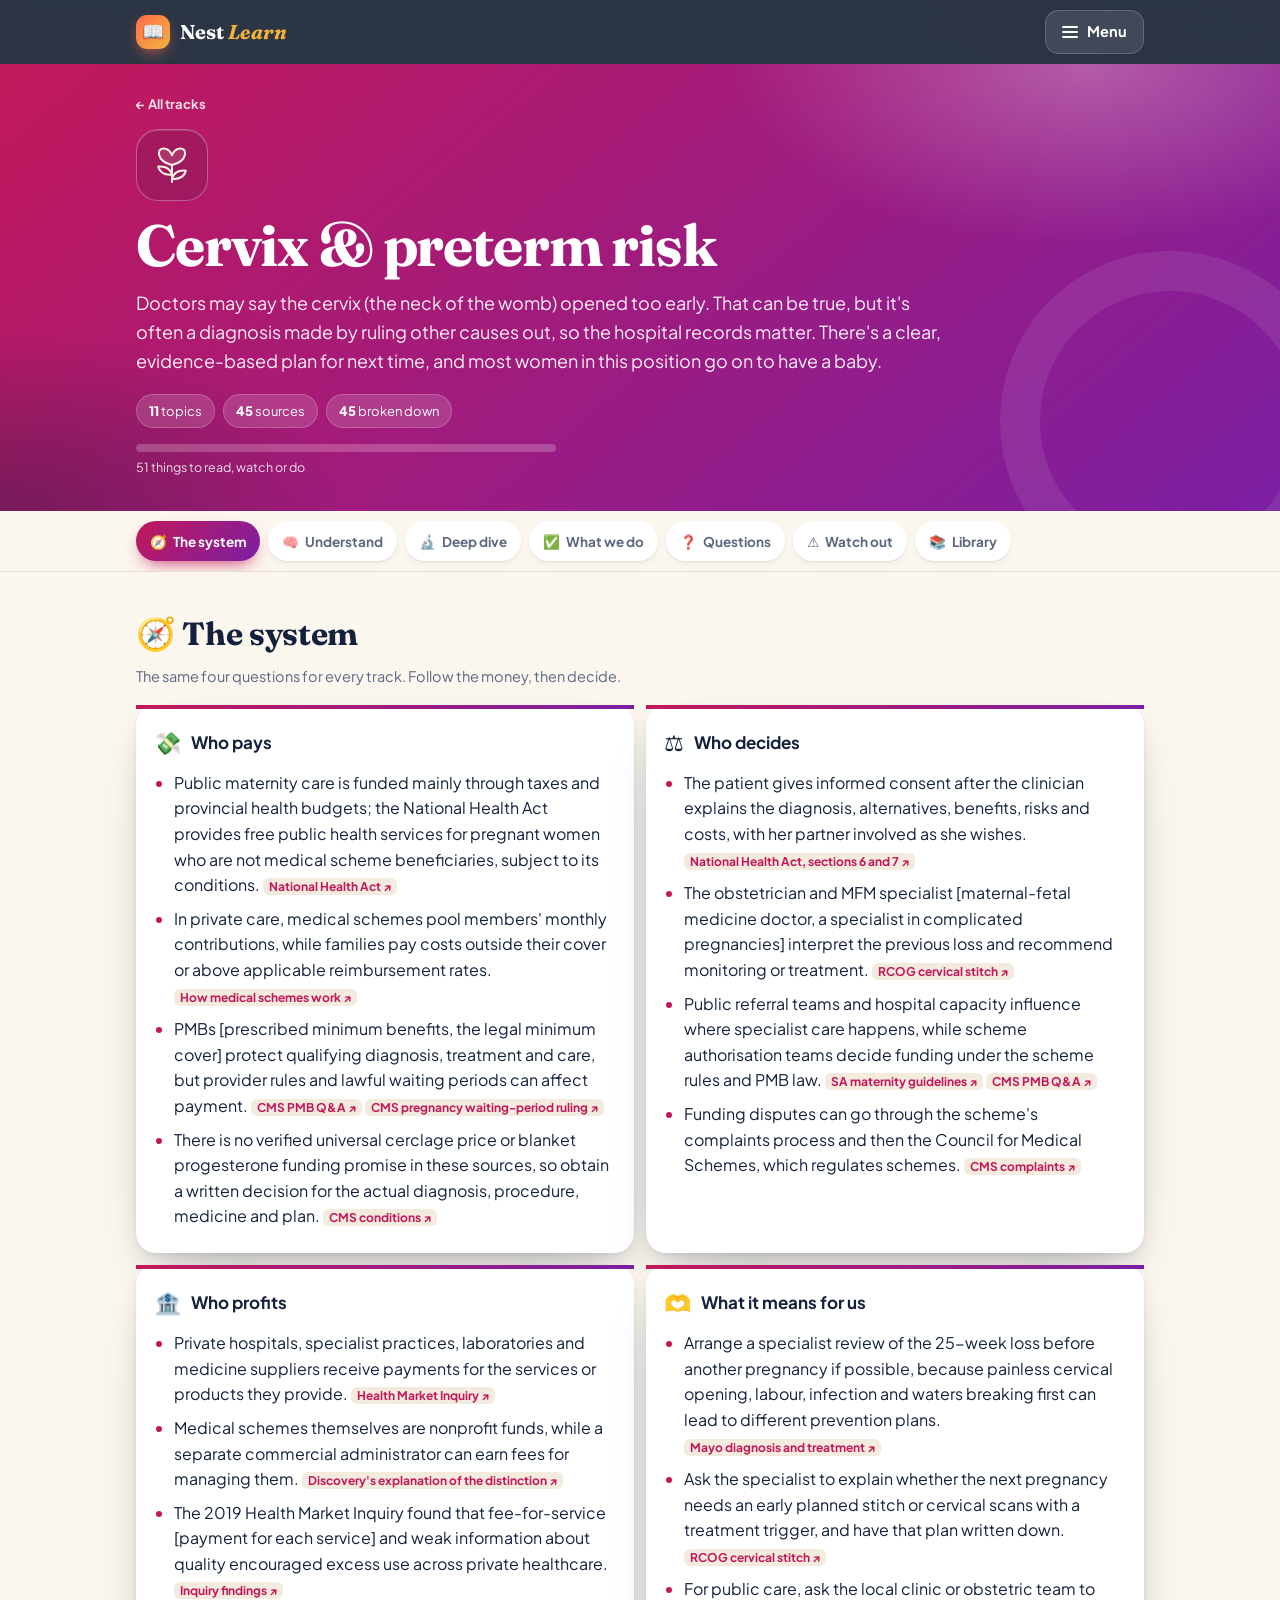
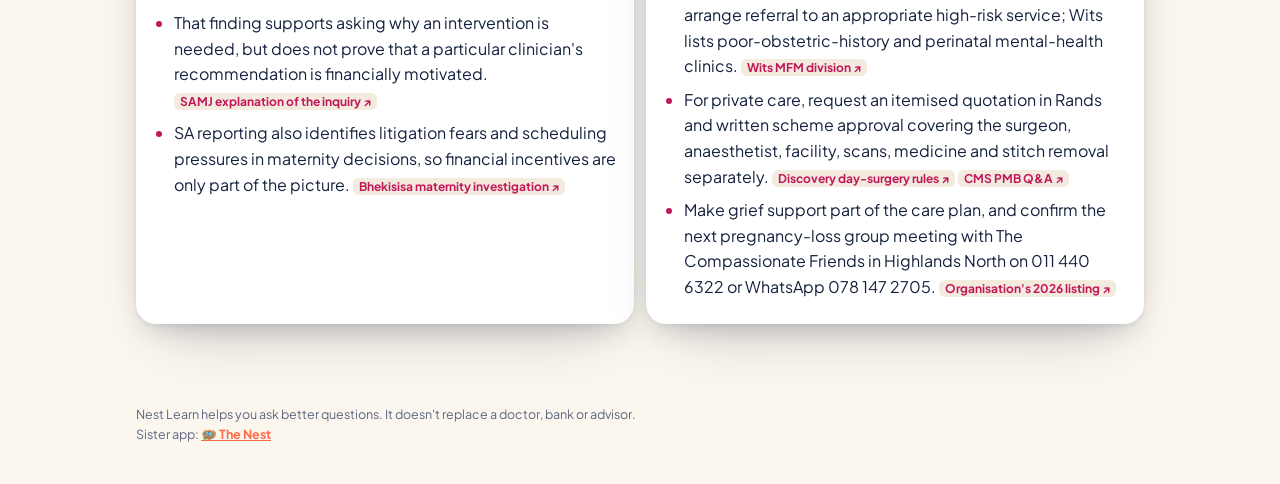
<file: cervix.html>
<!doctype html>
<html lang="en">
<head>
<meta charset="utf-8">
<meta name="viewport" content="width=device-width, initial-scale=1, viewport-fit=cover">
<meta name="theme-color" content="#0F1B2D">
<meta name="color-scheme" content="light dark">
<meta name="apple-mobile-web-app-capable" content="yes">
<meta name="mobile-web-app-capable" content="yes">
<meta name="apple-mobile-web-app-status-bar-style" content="black-translucent">
<meta name="apple-mobile-web-app-title" content="Nest Learn">
<link rel="manifest" href="manifest.webmanifest">
<link rel="apple-touch-icon" href="apple-touch-icon.png">
<meta name="robots" content="noindex, nofollow">
<title>Cervix &amp; preterm risk · Nest Learn</title>
<link rel="icon" href="data:image/svg+xml,<svg xmlns='http://www.w3.org/2000/svg' viewBox='0 0 100 100'><text y='.9em' font-size='90'>🌸</text></svg>">
<link rel="preconnect" href="https://fonts.googleapis.com">
<link rel="preconnect" href="https://fonts.gstatic.com" crossorigin>
<link rel="stylesheet" href="https://fonts.googleapis.com/css2?family=Fraunces:opsz,wght@9..144,500..800&family=Plus+Jakarta+Sans:wght@400;500;600;700;800&display=swap">
<link rel="stylesheet" href="learn.css?v=20261117a">
<style>:root { --t1: #C2185B; --t2: #7B1FA2; }</style>
</head>
<body>

<header class="top"><div class="top-in">
  <a class="brand" href="index.html"><span class="logo">📖</span><span>Nest <i>Learn</i></span></a>
  <button type="button" class="menubtn" aria-expanded="false" aria-controls="menu"><span class="bars"></span> Menu</button>
</div></header>
<div class="menu" id="menu" hidden><div class="menu-in"><p class="mlbl">Jump to any track, or straight to one view</p><a class="mi" href="index.html"><span class="mic">🏠</span><span><b>Home</b><small>All tracks</small></span></a><div class="mgroup" style="--t1:#C2185B;--t2:#7B1FA2"><a class="mi" aria-current="page" href="cervix.html"><span class="mic">🌸</span><span><b>Cervix &amp; preterm risk</b><small>45 sources</small></span></a><div class="mviews"><a href="cervix.html#system">🧭 The system</a><a href="cervix.html#understand">🧠 Understand</a><a href="cervix.html#deep">🔬 Deep dive</a><a href="cervix.html#do">✅ What we do</a><a href="cervix.html#ask">❓ Questions</a><a href="cervix.html#watch">⚠️ Watch out</a><a href="cervix.html#library">📚 Library</a></div></div><div class="mgroup" style="--t1:#0E9F6E;--t2:#0B6E99"><a class="mi" href="money.html"><span class="mic">💸</span><span><b>Money</b><small>50 sources</small></span></a><div class="mviews"><a href="money.html#system">🧭 The system</a><a href="money.html#understand">🧠 Understand</a><a href="money.html#deep">🔬 Deep dive</a><a href="money.html#do">✅ What we do</a><a href="money.html#ask">❓ Questions</a><a href="money.html#watch">⚠️ Watch out</a><a href="money.html#library">📚 Library</a></div></div><div class="mgroup" style="--t1:#E8553D;--t2:#C2185B"><a class="mi" href="body.html"><span class="mic">🫀</span><span><b>Body</b><small>52 sources</small></span></a><div class="mviews"><a href="body.html#system">🧭 The system</a><a href="body.html#understand">🧠 Understand</a><a href="body.html#deep">🔬 Deep dive</a><a href="body.html#do">✅ What we do</a><a href="body.html#ask">❓ Questions</a><a href="body.html#watch">⚠️ Watch out</a><a href="body.html#library">📚 Library</a></div></div><div class="mgroup" style="--t1:#5A9E2F;--t2:#D9822B"><a class="mi" href="food.html"><span class="mic">🥕</span><span><b>Food</b><small>61 sources</small></span></a><div class="mviews"><a href="food.html#system">🧭 The system</a><a href="food.html#understand">🧠 Understand</a><a href="food.html#deep">🔬 Deep dive</a><a href="food.html#do">✅ What we do</a><a href="food.html#ask">❓ Questions</a><a href="food.html#watch">⚠️ Watch out</a><a href="food.html#library">📚 Library</a></div></div><div class="mgroup" style="--t1:#1E88E5;--t2:#00ACC1"><a class="mi" href="water.html"><span class="mic">💧</span><span><b>Water</b><small>59 sources</small></span></a><div class="mviews"><a href="water.html#system">🧭 The system</a><a href="water.html#understand">🧠 Understand</a><a href="water.html#deep">🔬 Deep dive</a><a href="water.html#do">✅ What we do</a><a href="water.html#ask">❓ Questions</a><a href="water.html#watch">⚠️ Watch out</a><a href="water.html#library">📚 Library</a></div></div></div></div>

<section class="hero"><div class="hero-in">
<a class="crumb" href="index.html">← All tracks</a>
<div class="hemoji"><svg class="track-art" viewBox="0 0 64 64" fill="none" stroke="currentColor" stroke-width="2.5" stroke-linecap="round" stroke-linejoin="round" aria-hidden="true" focusable="false"><path class="art-fill" d="M32 32C12 27 12 9 24 12c5 1 8 8 8 8s3-7 8-8c12-3 12 15-8 20Z"/><path d="M32 32v21M32 44c-11 1-16-5-17-10 10-1 15 3 17 10Zm0 5c11 1 16-5 17-10-10-1-15 3-17 10Z"/></svg></div><h1>Cervix &amp; preterm risk</h1><p class="lede">Doctors may say the cervix (the neck of the womb) opened too early. That can be true, but it&#x27;s often a diagnosis made by ruling other causes out, so the hospital records matter. There&#x27;s a clear, evidence-based plan for next time, and most women in this position go on to have a baby.</p>
<div class="stats"><span><b>11</b> topics</span><span><b>45</b> sources</span>
<span><b>45</b> broken down</span></div>
<div class="tprog" data-track="cervix"><div class="bar"><span></span></div><small class="pc"></small></div>
</div></section>
<nav class="views" aria-label="Views"><div class="views-in"><a href="#system" data-v="system"><span>🧭</span>The system</a><a href="#understand" data-v="understand"><span>🧠</span>Understand</a><a href="#deep" data-v="deep"><span>🔬</span>Deep dive</a><a href="#do" data-v="do"><span>✅</span>What we do</a><a href="#ask" data-v="ask"><span>❓</span>Questions</a><a href="#watch" data-v="watch"><span>⚠️</span>Watch out</a><a href="#library" data-v="library"><span>📚</span>Library</a></div></nav>
<main class="wrap">
<section class="view" id="system"><h2>🧭 The system</h2><p class="vsub">The same four questions for every track. Follow the money, then decide.</p><div class="sysgrid"><div class="sys"><div class="sysh"><span>💸</span><b>Who pays</b></div><ul class="pts"><li>Public maternity care is funded mainly through taxes and provincial health budgets; the National Health Act provides free public health services for pregnant women who are not medical scheme beneficiaries, subject to its conditions. <a class="cite" href="https://www.health.gov.za/wp-content/uploads/2021/10/nhrec-train_NationalHealthAct.pdf" target="_blank" rel="noopener">National Health Act ↗</a></li><li>In private care, medical schemes pool members&#x27; monthly contributions, while families pay costs outside their cover or above applicable reimbursement rates. <a class="cite" href="https://www.discovery.co.za/medical-aid/how-medical-schemes-work" target="_blank" rel="noopener">How medical schemes work ↗</a></li><li>PMBs [prescribed minimum benefits, the legal minimum cover] protect qualifying diagnosis, treatment and care, but provider rules and lawful waiting periods can affect payment. <a class="cite" href="https://www.medicalschemes.co.za/pmb-questions/" target="_blank" rel="noopener">CMS PMB Q&amp;A ↗</a> <a class="cite" href="https://www.medicalschemes.co.za/download/3773/2025/30041/m-v-discovery-health-medical-scheme_june-2025.pdf" target="_blank" rel="noopener">CMS pregnancy waiting-period ruling ↗</a></li><li>There is no verified universal cerclage price or blanket progesterone funding promise in these sources, so obtain a written decision for the actual diagnosis, procedure, medicine and plan. <a class="cite" href="https://www.medicalschemes.co.za/resources/pmb/pmb-conditions/" target="_blank" rel="noopener">CMS conditions ↗</a></li></ul></div><div class="sys"><div class="sysh"><span>⚖️</span><b>Who decides</b></div><ul class="pts"><li>The patient gives informed consent after the clinician explains the diagnosis, alternatives, benefits, risks and costs, with her partner involved as she wishes. <a class="cite" href="https://www.health.gov.za/wp-content/uploads/2021/10/nhrec-train_NationalHealthAct.pdf" target="_blank" rel="noopener">National Health Act, sections 6 and 7 ↗</a></li><li>The obstetrician and MFM specialist [maternal-fetal medicine doctor, a specialist in complicated pregnancies] interpret the previous loss and recommend monitoring or treatment. <a class="cite" href="https://www.rcog.org.uk/for-the-public/browse-our-patient-information/cervical-stitch/" target="_blank" rel="noopener">RCOG cervical stitch ↗</a></li><li>Public referral teams and hospital capacity influence where specialist care happens, while scheme authorisation teams decide funding under the scheme rules and PMB law. <a class="cite" href="https://knowledgehub.health.gov.za/system/files/elibdownloads/2024-10/Integrated%20Maternal%20and%20Perinatal%20Care%20Guideline_Final%204%20October%202024%20%20DG%20signed.pdf" target="_blank" rel="noopener">SA maternity guidelines ↗</a> <a class="cite" href="https://www.medicalschemes.co.za/pmb-questions/" target="_blank" rel="noopener">CMS PMB Q&amp;A ↗</a></li><li>Funding disputes can go through the scheme&#x27;s complaints process and then the Council for Medical Schemes, which regulates schemes. <a class="cite" href="https://www.medicalschemes.co.za/consumer-assistance/complaintsprocedure/" target="_blank" rel="noopener">CMS complaints ↗</a></li></ul></div><div class="sys"><div class="sysh"><span>🏦</span><b>Who profits</b></div><ul class="pts"><li>Private hospitals, specialist practices, laboratories and medicine suppliers receive payments for the services or products they provide. <a class="cite" href="https://www.compcom.co.za/wp-content/uploads/2020/01/Final-Findings-and-recommendations-report-Health-Market-Inquiry.pdf" target="_blank" rel="noopener">Health Market Inquiry ↗</a></li><li>Medical schemes themselves are nonprofit funds, while a separate commercial administrator can earn fees for managing them. <a class="cite" href="https://www.discovery.co.za/medical-aid/how-medical-schemes-work" target="_blank" rel="noopener">Discovery&#x27;s explanation of the distinction ↗</a></li><li>The 2019 Health Market Inquiry found that fee-for-service [payment for each service] and weak information about quality encouraged excess use across private healthcare. <a class="cite" href="https://www.compcom.co.za/wp-content/uploads/2020/01/Final-Findings-and-recommendations-report-Health-Market-Inquiry.pdf" target="_blank" rel="noopener">Inquiry findings ↗</a></li><li>That finding supports asking why an intervention is needed, but does not prove that a particular clinician&#x27;s recommendation is financially motivated. <a class="cite" href="https://www.scielo.org.za/scielo.php?pid=S0256-95742020000200006&amp;script=sci_arttext" target="_blank" rel="noopener">SAMJ explanation of the inquiry ↗</a></li><li>SA reporting also identifies litigation fears and scheduling pressures in maternity decisions, so financial incentives are only part of the picture. <a class="cite" href="https://bhekisisa.org/article/2016-11-11-00-caesarean-vs-vaginal-birth-a-mothers-choice-not-her-doctors/" target="_blank" rel="noopener">Bhekisisa maternity investigation ↗</a></li></ul></div><div class="sys"><div class="sysh"><span>🫶</span><b>What it means for us</b></div><ul class="pts"><li>Arrange a specialist review of the 25-week loss before another pregnancy if possible, because painless cervical opening, labour, infection and waters breaking first can lead to different prevention plans. <a class="cite" href="https://www.mayoclinic.org/diseases-conditions/incompetent-cervix/diagnosis-treatment/drc-20373842?p=1" target="_blank" rel="noopener">Mayo diagnosis and treatment ↗</a></li><li>Ask the specialist to explain whether the next pregnancy needs an early planned stitch or cervical scans with a treatment trigger, and have that plan written down. <a class="cite" href="https://www.rcog.org.uk/for-the-public/browse-our-patient-information/cervical-stitch/" target="_blank" rel="noopener">RCOG cervical stitch ↗</a></li><li>For public care, ask the local clinic or obstetric team to arrange referral to an appropriate high-risk service; Wits lists poor-obstetric-history and perinatal mental-health clinics. <a class="cite" href="https://www.wits.ac.za/clinicalmed/departments/obstetrics-and-gynaecology/academic-divisions/maternal-fetal-medicine-division/" target="_blank" rel="noopener">Wits MFM division ↗</a></li><li>For private care, request an itemised quotation in Rands and written scheme approval covering the surgeon, anaesthetist, facility, scans, medicine and stitch removal separately. <a class="cite" href="https://www.discovery.co.za/medical-aid/day-surgery-network" target="_blank" rel="noopener">Discovery day-surgery rules ↗</a> <a class="cite" href="https://www.medicalschemes.co.za/pmb-questions/" target="_blank" rel="noopener">CMS PMB Q&amp;A ↗</a></li><li>Make grief support part of the care plan, and confirm the next pregnancy-loss group meeting with The Compassionate Friends in Highlands North on 011 440 6322 or WhatsApp 078 147 2705. <a class="cite" href="https://www.compassionatefriends.co.za/supportgroups/general-grief-support-group-14-june-kdwp7-z8czs-wjn7g" target="_blank" rel="noopener">Organisation&#x27;s 2026 listing ↗</a></li></ul></div></div></section>
<section class="view" id="understand"><h2>🧠 Understand it</h2><p class="vsub">The basics, in plain words.</p><div class="accs"><details class="acc" open><summary><span class="n">1</span><span class="st"><b>What cervical insufficiency is</b><small>5 key points</small></span></summary><div class="bd"><ul class="pts"><li>The cervix is the neck of the womb. In a normal pregnancy it stays closed and firm until near the end.</li><li>Cervical insufficiency means the cervix shortens and opens too early. This often happens with no pain at all.</li><li>You&#x27;ll hear other names for it: &#x27;incompetent cervix&#x27;, &#x27;weak cervix&#x27;, or &#x27;preterm cervical shortening&#x27;. They&#x27;re just labels. None of them means anyone failed.</li><li>Known causes include being born with it (a differently shaped womb, or a collagen condition such as Ehlers-Danlos), past cervix surgery (LLETZ or cone biopsy after an abnormal smear), or injury in a previous labour. Many women have no known risk factor.</li><li>No test before pregnancy can reliably predict it. A scan or MRI before pregnancy can find a differently shaped womb, though, and that can be a cause.</li></ul></div></details><details class="acc"><summary><span class="n">2</span><span class="st"><b>How it&#x27;s diagnosed (and why to be a bit skeptical)</b><small>5 key points</small></span></summary><div class="bd"><ul class="pts"><li>There&#x27;s no single test for it. It&#x27;s usually diagnosed after a late miscarriage or premature birth, once other causes have been ruled out.</li><li>Mayo Clinic describes the classic picture as the cervix widening without pain (dilation) and the baby being born in the second trimester.</li><li>Mayo Clinic calls it &#x27;a hard problem to diagnose&#x27;, especially in a first pregnancy.</li><li>What happened first matters a lot. If contractions, waters breaking, bleeding or fever came before the cervix opened, infection or the placenta may be the real story.</li><li>In a future pregnancy, doctors measure the cervix with an internal (transvaginal) scan. A cervix shorter than 25 mm is linked to a higher chance of early birth.</li></ul></div></details><details class="acc"><summary><span class="n">3</span><span class="st"><b>Other causes of a mid-pregnancy loss</b><small>6 key points</small></span></summary><div class="bd"><ul class="pts"><li>Tommy&#x27;s says many second-trimester losses are caused by infection. It can reach the baby or the fluid around the baby. When the membranes and fluid are infected, doctors call it chorioamnionitis.</li><li>Bacterial vaginosis (BV, an imbalance of vaginal bacteria that often causes no symptoms) raises the risk of a late miscarriage.</li><li>Other possible causes are placenta problems, clotting conditions (antiphospholipid syndrome or thrombophilia), and chromosome problems in the baby.</li><li>Hospitals can check the placenta and cord under a microscope (histology). They can also run infection tests, blood tests for clotting, thyroid and diabetes, and genetic tests.</li><li>In a UK study of over 1,000 post-mortems, the cause was found by looking at the placenta, the clinical notes and the baby&#x27;s examination. Even so, a clear cause was found for only about 4 in 10 babies.</li><li>Results usually take 6 to 12 weeks, sometimes longer. If no full post-mortem was done, you can still ask for the placenta to be examined.</li></ul></div></details><details class="acc"><summary><span class="n">4</span><span class="st"><b>What &#x27;higher risk&#x27; really means</b><small>5 key points</small></span></summary><div class="bd"><ul class="pts"><li>A big Scottish study followed 65,592 women. Those who lost a pregnancy in the second trimester had a 4.3% chance of a spontaneous premature birth next time, compared with 1.5% for other women.</li><li>Put the other way round: about 96 in 100 of those women did not have a spontaneous premature birth in their next pregnancy.</li><li>In the same study, the chance of another second-trimester loss was 3.7% (against 1.1%). Pre-eclampsia (high blood pressure in pregnancy) was about twice as likely (23.4% against 11.7%).</li><li>These are averages for losses up to 24 weeks. The researchers say the evidence is limited. Your own risk depends on the cause, which is another reason to chase the test results.</li><li>Treatment helps. A Cochrane review (a gold-standard summary of trials) found that a cervical stitch lowers the chance of early birth in high-risk women. Babies were also less likely to die in their first week.</li></ul></div></details><details class="acc"><summary><span class="n">5</span><span class="st"><b>What&#x27;s done next time</b><small>6 key points</small></span></summary><div class="bd"><ul class="pts"><li>If you&#x27;ve had a loss after 16 weeks or a birth before 34 weeks, you should be referred to a specialist early in the next pregnancy.</li><li>Option 1 is a planned &#x27;history-indicated&#x27; stitch (cerclage), put in around 11 to 14 weeks. UK guidance usually saves this for women with 3 or more losses or early births. Mayo Clinic says it can be used after past cervical insufficiency, so ask which applies to you.</li><li>Option 2 is regular internal scans of cervix length between about 16 and 24 weeks. Mayo Clinic describes these as every two weeks.</li><li>If the cervix measures 25 mm or less, NICE (the UK guideline body) says to offer a choice: a stitch, or vaginal progesterone (a daily hormone pessary from 16 to 24 weeks until at least 34 weeks). Neither has been shown to beat the other.</li><li>If a vaginal stitch has failed before, an abdominal stitch (transabdominal cerclage) is placed higher up, ideally before pregnancy. In a UK trial, 8% of women with one gave birth before 32 weeks, against 33% with a standard vaginal stitch. It stays in, so the baby is born by C-section.</li><li>A vaginal stitch usually comes out at 36 to 37 weeks. An emergency stitch, done after the cervix has already opened, is riskier and less likely to work. That&#x27;s why a plan in early pregnancy matters.</li></ul></div></details><details class="acc"><summary><span class="n">6</span><span class="st"><b>Before trying again</b><small>5 key points</small></span></summary><div class="bd"><ul class="pts"><li>There&#x27;s no fixed waiting time. Tommy&#x27;s suggests giving your body time to recover and waiting for test results so you go in with as much information as possible.</li><li>You can get pregnant as early as 3 weeks after giving birth, even before your periods come back. Plan contraception until you&#x27;re both ready.</li><li>Start folic acid before you get pregnant, ideally 3 months before. Vitamin D and not smoking help too.</li><li>See a specialist before the next pregnancy. That could be a maternal-fetal medicine (MFM) subspecialist, an obstetrician trained in high-risk pregnancy. An abdominal stitch, if it&#x27;s ever needed, is best done before pregnancy.</li><li>It&#x27;s common for one partner to feel ready before the other. Talk it through honestly, and get counselling if you need it.</li></ul></div></details></div></section>
<section class="view" id="deep"><h2>🔬 Deep dive</h2><p class="vsub">Past the basics: the evidence, the economics, the misconceptions.</p><div class="accs"><details class="acc"><summary><span class="n">1</span><span class="st"><b>Reconstruct the loss before naming the cause</b><small>8 key points</small></span></summary><div class="bd"><ul class="pts"><li>A single mid-pregnancy loss does not by itself establish cervical insufficiency [the cervix opening too early without the usual labour process]. <a class="cite" href="https://www.mayoclinic.org/diseases-conditions/incompetent-cervix/diagnosis-treatment/drc-20373842?p=1" target="_blank" rel="noopener">Mayo diagnosis ↗</a></li><li>Build a timeline from the records showing when pressure, bleeding, contractions, cervical opening and leaking fluid first appeared, because their order helps the specialist assess the mechanism. <a class="cite" href="https://sasog.co.za/wp-content/uploads/2023/07/PRETERM-LABOUR-WITH-INTACT-MEMBRANES-2.0.pdf" target="_blank" rel="noopener">SASOG-hosted assessment guidance ↗</a></li><li>PPROM [waters breaking before labour and before 37 weeks] is a different starting event from painless opening with intact membranes, although these processes can overlap. <a class="cite" href="https://www.nice.org.uk/guidance/ng25/chapter/recommendations" target="_blank" rel="noopener">NICE NG25 ↗</a></li><li>Ask for the cervical examination notes, ultrasound reports, infection results, delivery summary and any placental histology [microscope examination of the placenta] to be reviewed together, rather than relying on a discharge label. <a class="cite" href="https://www.miscarriageuk.org/types-of-pregnancy-loss/second-trimester-loss-late-miscarriage/" target="_blank" rel="noopener">Loss investigations ↗</a></li><li>Cervical tissue changes involve collagen [supporting protein], water content and inflammatory signals, so the biology is more complex than a cervix that simply cannot carry weight. <a class="cite" href="https://pmc.ncbi.nlm.nih.gov/articles/PMC11012148/" target="_blank" rel="noopener">Cervical remodelling review ↗</a></li><li>A cerclage [a stitch supporting the cervix] does not treat every pathway to preterm birth, so infection, bleeding and contractions change the decision. <a class="cite" href="https://www.uclh.nhs.uk/patients-and-visitors/patient-information-pages/cervical-cerclage" target="_blank" rel="noopener">UCLH patient guidance ↗</a></li><li>There is no reliable test outside pregnancy that proves how the cervix will behave in a future pregnancy. <a class="cite" href="https://www.mayoclinic.org/diseases-conditions/incompetent-cervix/diagnosis-treatment/drc-20373842?p=1" target="_blank" rel="noopener">Mayo diagnosis ↗</a></li><li>The Aberdeen study defines the previous second-trimester loss as 13 weeks to 23 weeks and 6 days, so its recurrence percentages do not directly describe a previous birth or loss after 24 weeks. <a class="cite" href="https://obgyn.onlinelibrary.wiley.com/doi/epdf/10.1111/1471-0528.70161" target="_blank" rel="noopener">PASTeL-2 paper ↗</a></li></ul></div></details><details class="acc"><summary><span class="n">2</span><span class="st"><b>Why guidelines can disagree</b><small>8 key points</small></span></summary><div class="bd"><ul class="pts"><li>History-indicated, ultrasound-indicated and examination-indicated stitches are three different decisions based on past events, scan findings or an already opening cervix. <a class="cite" href="https://pmc.ncbi.nlm.nih.gov/articles/PMC9291060/" target="_blank" rel="noopener">FIGO recommendations ↗</a></li><li>FIGO recommends a history-based stitch after three or more preterm births or mid-trimester losses, but also recommends a scan-based stitch after one such event when cervical length is under 25 mm. <a class="cite" href="https://pmc.ncbi.nlm.nih.gov/articles/PMC9291060/" target="_blank" rel="noopener">FIGO recommendations ↗</a></li><li>Those thresholds do not mean a couple must lose three babies before specialist review or a prevention plan. <a class="cite" href="https://www.rcog.org.uk/for-the-public/browse-our-patient-information/cervical-stitch/" target="_blank" rel="noopener">RCOG early-referral advice ↗</a></li><li>NICE allows consideration of vaginal progesterone based on prior spontaneous preterm birth or qualifying loss alone, while ACOG advises against offering it for recurrent preterm birth without a shortened cervix. <a class="cite" href="https://www.nice.org.uk/guidance/ng25/chapter/recommendations" target="_blank" rel="noopener">NICE NG25 ↗</a> <a class="cite" href="https://www.acog.org/clinical/clinical-guidance/practice-advisory/articles/2023/04/updated-guidance-use-of-progestogen-supplementation-for-prevention-of-recurrent-preterm-birth" target="_blank" rel="noopener">ACOG advisory ↗</a></li><li>South Africa&#x27;s 2024 national maternity guideline describes progesterone as an alternative to cerclage when a short cervix is confirmed before 24 weeks. <a class="cite" href="https://knowledgehub.health.gov.za/system/files/elibdownloads/2024-10/Integrated%20Maternal%20and%20Perinatal%20Care%20Guideline_Final%204%20October%202024%20%20DG%20signed.pdf" target="_blank" rel="noopener">National maternity guideline ↗</a></li><li>SMFM Consult 70 concerns people without previous spontaneous preterm birth, so its recommendation against routine stitches for a closed short cervix cannot simply be applied to someone with a previous spontaneous 25-week birth. <a class="cite" href="https://assets.noviams.com/novi-file-uploads/smfm/Publications_and_Guidelines/Consults/Short_Cervix_FINAL_PDF_AJOG.pdf" target="_blank" rel="noopener">SMFM Consult 70 ↗</a></li><li>Ask which guideline fits the actual history and why the clinician&#x27;s recommendation follows or differs from it, because a guideline threshold is a decision aid rather than an individual prognosis. <a class="cite" href="https://www.acog.org/clinical/clinical-guidance/practice-advisory/articles/2023/04/updated-guidance-use-of-progestogen-supplementation-for-prevention-of-recurrent-preterm-birth" target="_blank" rel="noopener">ACOG collaborative planning ↗</a></li><li>Treatment-guiding cervical measurements should use a standard transvaginal scan [an ultrasound probe in the vagina], rather than treating an abdominal estimate as interchangeable. <a class="cite" href="https://assets.noviams.com/novi-file-uploads/smfm/Publications_and_Guidelines/Consults/Short_Cervix_FINAL_PDF_AJOG.pdf" target="_blank" rel="noopener">SMFM Consult 70 ↗</a></li></ul></div></details><details class="acc"><summary><span class="n">3</span><span class="st"><b>Read treatment claims in absolute numbers</b><small>10 key points</small></span></summary><div class="bd"><ul class="pts"><li>The 2018 progesterone analysis found birth before 33 weeks in about 14% with treatment versus 22% with placebo among singleton pregnancies with a short cervix. <a class="cite" href="https://pmc.ncbi.nlm.nih.gov/articles/PMC5987201/" target="_blank" rel="noopener">Individual-patient meta-analysis ↗</a></li><li>That is about eight fewer early births per 100 treated in the study population, rather than a promise that progesterone prevents every early birth. <a class="cite" href="https://pmc.ncbi.nlm.nih.gov/articles/PMC5987201/" target="_blank" rel="noopener">Individual-patient meta-analysis ↗</a></li><li>A confidence interval [the range showing statistical uncertainty] that crosses no difference means a study has not established a clear benefit for that outcome. <a class="cite" href="https://pmc.ncbi.nlm.nih.gov/articles/PMC6481522" target="_blank" rel="noopener">Cochrane cerclage review ↗</a></li><li>MAVRIC tested abdominal stitches after a previous vaginal stitch had failed, so its strong results support a selected rescue strategy for future pregnancies rather than routine abdominal surgery after any loss. <a class="cite" href="https://pubmed.ncbi.nlm.nih.gov/31585096/" target="_blank" rel="noopener">Published trial abstract ↗</a></li><li>An abdominal stitch brings surgical risks and usually remains in place, with caesarean birth required while it is present. <a class="cite" href="https://publications.smfm.org/publications/471-society-for-maternal-fetal-medicine-consult-series-65/" target="_blank" rel="noopener">SMFM Consult 65 ↗</a></li><li>SuPPoRT found similar outcomes across three treatments within its chosen equivalence margin [the maximum difference the trial accepted as similar], but was too small to settle uncommon newborn outcomes. <a class="cite" href="https://journals.plos.org/plosmedicine/article?id=10.1371/journal.pmed.1004427" target="_blank" rel="noopener">SuPPoRT ↗</a></li><li>TOPS found no benefit and a mortality concern with a cervical pessary [a silicone support device], in a different population with no prior spontaneous preterm birth. <a class="cite" href="https://jamanetwork.com/journals/jama/fullarticle/2807569" target="_blank" rel="noopener">TOPS ↗</a></li><li>Combining a stitch with progesterone should have an explicit reason, because these sources do not establish that every high-risk patient benefits from both. <a class="cite" href="https://publications.smfm.org/publications/471-society-for-maternal-fetal-medicine-consult-series-65/" target="_blank" rel="noopener">SMFM shared-decision recommendation ↗</a></li><li>Makena was injectable 17-OHPC [a synthetic progestogen], and its US approval was withdrawn in 2023 after benefit was not confirmed; that decision does not invalidate vaginal progesterone for a short cervix. <a class="cite" href="https://www.fda.gov/news-events/press-announcements/fda-commissioner-and-chief-scientist-announce-decision-withdraw-approval-makena" target="_blank" rel="noopener">FDA decision ↗</a> <a class="cite" href="https://www.acog.org/clinical/clinical-guidance/practice-advisory/articles/2023/04/updated-guidance-use-of-progestogen-supplementation-for-prevention-of-recurrent-preterm-birth" target="_blank" rel="noopener">ACOG advisory ↗</a></li><li>Routine bed rest has no demonstrated preventive benefit and can harm physical health, income and mental wellbeing. <a class="cite" href="https://cdn.smfm.org.s3.amazonaws.com/attachments/767/627ea438ca531a251adf7dbb7ee50eb9.pdf" target="_blank" rel="noopener">SMFM activity-restriction guidance ↗</a></li></ul></div></details><details class="acc"><summary><span class="n">4</span><span class="st"><b>Turn medical-aid language into a funding decision</b><small>9 key points</small></span></summary><div class="bd"><ul class="pts"><li>A PMB diagnosis must meet its legal descriptor, so an ICD-10 code [a diagnosis billing code] alone does not establish entitlement. <a class="cite" href="https://www.medicalschemes.co.za/resources/pmb/pmb-conditions/" target="_blank" rel="noopener">CMS conditions ↗</a></li><li>A DSP [designated service provider] is the scheme&#x27;s selected provider for qualifying care, and voluntarily using another provider can trigger a permitted co-payment. <a class="cite" href="https://www.medicalschemes.co.za/pmb-questions/" target="_blank" rel="noopener">CMS PMB Q&amp;A ↗</a></li><li>Ask the specialist&#x27;s practice to submit the clinical indication and exact procedure codes, then ask the scheme to specify which benefit pays each item. <a class="cite" href="https://www.medicalschemes.co.za/resources/pmb/?trk=public_profile__posts-text" target="_blank" rel="noopener">CMS coding explanation ↗</a></li><li>Ask separately whether the prescribed vaginal progesterone formulation, quantity and duration are covered, including any formulary [approved-medicine list] or exception process. <a class="cite" href="https://www.medicalschemes.co.za/pmb-questions/" target="_blank" rel="noopener">CMS medicine rules ↗</a></li><li>The inclusion of cervical cerclage on Discovery&#x27;s day-surgery list shows that facility rules can matter even when the procedure is recognised. <a class="cite" href="https://www.discovery.co.za/medical-aid/day-surgery-network" target="_blank" rel="noopener">Discovery procedure list ↗</a></li><li>An advertised maternity allowance for routine scans does not establish how a medically required series of cervical scans will be funded. <a class="cite" href="https://www.discovery.co.za/medical-aid/maternity-benefit" target="_blank" rel="noopener">Discovery maternity cover ↗</a></li><li>A hospital package is not necessarily the full bill: one Mediclinic caesarean page lists R34,255 but excludes doctors, radiology, pathology and independent care for the baby, so use it only as an example of exclusions. <a class="cite" href="https://www.mediclinic.co.za/en/corporate/private-fixed-fees/caesarean-section.html" target="_blank" rel="noopener">Hospital package ↗</a></li><li>For a denial, request the written rule and clinical reason, keep the specialist&#x27;s motivation and accounts, and use the scheme&#x27;s complaints process before CMS. <a class="cite" href="https://www.medicalschemes.co.za/consumer-assistance/complaintsprocedure/" target="_blank" rel="noopener">CMS complaint requirements ↗</a></li><li>Joining a scheme while pregnant does not guarantee immediate PMB funding, because lawful waiting periods can apply in some membership histories. <a class="cite" href="https://www.medicalschemes.co.za/download/3773/2025/30041/m-v-discovery-health-medical-scheme_june-2025.pdf" target="_blank" rel="noopener">CMS 2025 ruling ↗</a></li></ul></div></details><details class="acc"><summary><span class="n">5</span><span class="st"><b>Plan the route before the next emergency</b><small>10 key points</small></span></summary><div class="bd"><ul class="pts"><li>Book specialist review early enough to discuss a planned stitch before symptoms or shortening occur. <a class="cite" href="https://www.uclh.nhs.uk/patients-and-visitors/patient-information-pages/cervical-cerclage" target="_blank" rel="noopener">UCLH timing guidance ↗</a></li><li>For Edenvale, confirm the public referral destination with the local care team rather than assuming that any academic clinic accepts direct walk-ins. <a class="cite" href="https://knowledgehub.health.gov.za/system/files/elibdownloads/2024-10/Integrated%20Maternal%20and%20Perinatal%20Care%20Guideline_Final%204%20October%202024%20%20DG%20signed.pdf" target="_blank" rel="noopener">SA referral guidance ↗</a></li><li>Wits lists a Poor Obstetrics History clinic and a Perinatal Mental Health clinic, which are useful service descriptions when requesting referral. <a class="cite" href="https://www.wits.ac.za/clinicalmed/departments/obstetrics-and-gynaecology/academic-divisions/maternal-fetal-medicine-division/" target="_blank" rel="noopener">Wits division ↗</a></li><li>In private care, a fetal anatomy scan appointment and an ongoing preterm-birth prevention service may serve different needs, so confirm who will prescribe treatment and act on cervical changes. <a class="cite" href="https://jeebodh.co.za/" target="_blank" rel="noopener">Park Lane MFM practice services ↗</a></li><li>If another pregnancy develops leaking fluid, bleeding, contractions, fever or concerning pelvic pressure, contact maternity triage promptly rather than waiting for the next scheduled scan. <a class="cite" href="https://www.rcog.org.uk/for-the-public/browse-our-patient-information/cervical-stitch/" target="_blank" rel="noopener">RCOG warning signs ↗</a></li><li>If very early birth threatens, ask which hospital can provide the required neonatal care and whether transfer before birth is possible. <a class="cite" href="https://sasog.co.za/wp-content/uploads/2023/07/PRETERM-LABOUR-WITH-INTACT-MEMBRANES-2.0.pdf" target="_blank" rel="noopener">SASOG-hosted preterm-labour protocol ↗</a></li><li>At the limits of viability [when survival outside the womb becomes possible], ask the obstetrician and neonatologist for the receiving unit&#x27;s current policy and outcomes rather than using overseas survival figures as a local promise. <a class="cite" href="https://knowledgehub.health.gov.za/system/files/elibdownloads/2024-10/Integrated%20Maternal%20and%20Perinatal%20Care%20Guideline_Final%204%20October%202024%20%20DG%20signed.pdf" target="_blank" rel="noopener">SA national guideline ↗</a></li><li>NICE permits consideration of emergency cerclage through 27 weeks and 6 days in selected cases with unruptured membranes, so 24 weeks is not a universal cutoff for every type of stitch. <a class="cite" href="https://www.nice.org.uk/guidance/ng25/chapter/recommendations" target="_blank" rel="noopener">NICE emergency-cerclage recommendations ↗</a></li><li>Grief and pregnancy planning can move at different speeds for each partner, and counselling can support both without requiring a shared timetable. <a class="cite" href="https://www.tommys.org/baby-loss-support/stillbirth-information-and-support/trying-another-baby-after-stillbirth-neonatal-death" target="_blank" rel="noopener">Tommy&#x27;s pregnancy-after-loss information ↗</a></li><li>The Highlands North organisation has a primary-source pregnancy-loss group listing from August 2026, but its next date still needs confirmation. <a class="cite" href="https://www.compassionatefriends.co.za/supportgroups/general-grief-support-group-14-june-kdwp7-z8czs-wjn7g" target="_blank" rel="noopener">The Compassionate Friends ↗</a></li></ul></div></details></div></section>
<section class="view" id="do"><h2>✅ What we actually do</h2><p class="vsub">Tick them off as you go.</p><ul class="checks"><li><label><input type="checkbox" data-ck="cervix:do:0"><span>Ask the hospital for copies of everything: scan reports, delivery and labour notes, blood and swab results, the placenta histology report, and any post-mortem or genetic results.</span></label></li><li><label><input type="checkbox" data-ck="cervix:do:1"><span>While it&#x27;s fresh, write down your own timeline: when symptoms started, whether there was pain or contractions, when the waters broke, and any bleeding, fever or unusual discharge.</span></label></li><li><label><input type="checkbox" data-ck="cervix:do:2"><span>Book the results appointment (usually 6 to 12 weeks after the loss), go together, and take the question list below.</span></label></li><li><label><input type="checkbox" data-ck="cervix:do:3"><span>Start folic acid now if a next pregnancy is likely within the next few months.</span></label></li><li><label><input type="checkbox" data-ck="cervix:do:4"><span>Before trying again, ask your gynae to refer you to a maternal-fetal medicine subspecialist. Ask your medical aid what it covers for cerclage, progesterone and serial scans, and whether you need pre-authorisation.</span></label></li><li><label><input type="checkbox" data-ck="cervix:do:5"><span>Get support for the grief, not just the medicine. The Compassionate Friends in Highlands North runs a pregnancy and infant loss group (011 440 6322, WhatsApp 078 147 2705, tcfsa@mweb.co.za). For a crisis, SADAG&#x27;s 24-hour line is 0800 567 567.</span></label></li></ul></section>
<section class="view" id="ask"><h2>❓ Questions to ask</h2><p class="vsub">Screenshot these or read them out.</p><ol class="asks"><li>What exactly makes you think this was the cervix? Did it open without pain, or were there contractions, waters breaking, bleeding or fever first?</li><li>Was the placenta sent for histology? Did it show signs of infection (chorioamnionitis) or a placenta problem?</li><li>Which infection tests were done, for example swabs for BV? What did they show?</li><li>Were tests done for clotting conditions such as antiphospholipid syndrome?</li><li>Was a post-mortem or genetic test done or offered? Is it too late to ask for one?</li><li>Should I have a scan of my womb&#x27;s shape before we try again?</li><li>Next time, do you recommend a planned stitch at 12 to 14 weeks, or cervix-length scans from 16 weeks? Why that one for me?</li><li>Would you add vaginal progesterone? When would I start it, and when would I stop?</li><li>If a vaginal stitch doesn&#x27;t work, would an abdominal stitch be an option? Who does it in Gauteng, and should it be done before pregnancy?</li><li>How long do you suggest we wait, and should we see a maternal-fetal medicine specialist first?</li><li>Given my history, should my blood pressure be watched more closely next time for pre-eclampsia?</li></ol></section>
<section class="view" id="watch"><h2>⚠️ Watch out for</h2><p class="vsub">Myths, traps and red flags.</p><ul class="warns"><li>Bed rest: a Cochrane review found no evidence that it prevents premature birth, and it carries its own harms. The RCOG says bed rest isn&#x27;t routinely recommended after a stitch.</li><li>Cervical pessary (a silicone ring placed around the cervix): the evidence is mixed. One early trial looked good, but Mayo Clinic says more research is needed, and it isn&#x27;t part of the NICE recommendations.</li><li>A stitch isn&#x27;t for everyone. It isn&#x27;t advised with twins, an active infection, bleeding, contractions, or waters that have already broken.</li><li>Waiting for symptoms is risky. The cervix can open with no pain, and an emergency stitch works less well than a planned one, so get a plan in early pregnancy.</li><li>Warning signs in a future pregnancy: pelvic pressure, a new backache, mild cramps, a change in discharge (especially smelly or green), bleeding, or fluid leaking. Call the maternity unit, don&#x27;t wait.</li><li>Be wary of supplements or &#x27;cervix-strengthening&#x27; products sold online. None of the guidelines we checked recommends any.</li><li>This was not your fault. Tommy&#x27;s and Miscarriage UK both say a loss like this is very unlikely to be caused by anything you did or didn&#x27;t do.</li></ul></section>
<section class="view" id="library"><h2>📚 Library</h2><p class="vsub">45 sources. Tap a card for the breakdown. Tap ✓ when you've read, watched or been.</p>
<details class="addbox" data-track="Cervix &amp; preterm risk"><summary><span class="pl">＋</span><span><b>Add a find</b>
<small>Something you came across. Babybean digs into it, breaks it down, and adds it here.</small></span></summary>
<div class="abd"><div class="qchips kpick" role="group" aria-label="What is it"><button type="button" aria-pressed="false">📚 Book</button><button type="button" aria-pressed="false">🎬 Video</button><button type="button" aria-pressed="false">📰 Article</button><button type="button" aria-pressed="false">🌐 Website</button><button type="button" aria-pressed="false">🎧 Podcast</button><button type="button" aria-pressed="false">📍 Place</button></div>
<textarea placeholder="Paste the link, or the name of the book or video. Add a note: why it caught your eye."></textarea>
<button type="button" class="sendbtn">Send to Babybean →</button>
<p class="how">Opens Telegram with your find ready to send.</p></div></details>
<div class="filt" role="group" aria-label="Filter"><button aria-pressed="true" data-f="all">All</button><button aria-pressed="false" data-f="article">📰 Articles</button><button aria-pressed="false" data-f="website">🌐 Websites</button><button aria-pressed="false" data-f="study">🔬 Studies</button><button aria-pressed="false" data-f="book">📚 Books</button><button aria-pressed="false" data-f="video">🎬 Videos</button><button aria-pressed="false" data-f="podcast">🎧 Podcasts</button><button aria-pressed="false" data-f="place">📍 Places</button></div>
<div class="rlist">
<article class="rc" data-type="study" data-rk="cervix:r:https://doi.org/10.1016/j.ajog.2025.07.026"><div class="rtop"><span class="ric">🔬</span><div class="rtx"><span class="rty">Study</span><b>Transabdominal vs transvaginal cerclage: a systematic review and meta-analysis</b><small>Bobotis et al. — American Journal of Obstetrics &amp; Gynecology · 2025</small></div></div><p class="rwhy">The newest pooled look at whether a stitch placed higher up, through the tummy, works better than the usual vaginal stitch.</p><p class="racc">🔑 Paywalled. Free summary at contemporaryobgyn.net, or email the authors for a copy.</p><details class="brk"><summary>🧠 Breakdown · 4 key points</summary><ul class="pts"><li>Combined 12 studies with about 1,110 women.</li><li>The abdominal stitch was linked to fewer baby deaths around birth (about 64% lower) and less preterm birth (about half).</li><li>The benefit looked biggest after a failed vaginal stitch.</li><li>The evidence is rated low quality because most studies weren&#x27;t randomised. A question for the specialist, not a verdict.</li></ul></details><div class="racts"><a class="op" href="https://doi.org/10.1016/j.ajog.2025.07.026" target="_blank" rel="noopener">Open ↗</a><button type="button" class="done">✓ Done</button></div></article>
<article class="rc" data-type="study" data-rk="cervix:r:https://news.massgeneralbrigham.org/en/researchers-find-surgical-technique-reduced-preterm-birth-risk"><div class="rtop"><span class="ric">🔬</span><div class="rtx"><span class="rty">Study</span><b>Transabdominal vs transvaginal cerclage for cervical insufficiency (Mass General Brigham cohort)</b><small>Messinger et al. — American Journal of Obstetrics &amp; Gynecology · 2025</small></div></div><p class="rwhy">A large US hospital&#x27;s real-world results for women with a history of cervical insufficiency.</p><p class="racc">🔑 Free summary (hospital press release). Full paper paywalled: doi 10.1016/j.ajog.2025.06.049</p><details class="brk"><summary>🧠 Breakdown · 3 key points</summary><ul class="pts"><li>188 women: 87 had an abdominal stitch, 101 a vaginal one.</li><li>The abdominal stitch was linked to about 70% lower risk of birth before 34 weeks.</li><li>It&#x27;s one hospital&#x27;s records, not a randomised trial.</li></ul></details><div class="racts"><a class="op" href="https://news.massgeneralbrigham.org/en/researchers-find-surgical-technique-reduced-preterm-birth-risk" target="_blank" rel="noopener">Open ↗</a><button type="button" class="done">✓ Done</button></div></article>
<article class="rc" data-type="study" data-rk="cervix:r:https://fvvo.eu/articles/pre-conceptional-laparoscopic-cerclage-for-prevention-of-preterm-birth-a-systematic-review/FVVO.2024.13388"><div class="rtop"><span class="ric">🔬</span><div class="rtx"><span class="rty">Study</span><b>Pre-conceptional laparoscopic cerclage for prevention of preterm birth: a systematic review</b><small>Facts, Views and Vision in ObGyn · 2025</small></div></div><p class="rwhy">Results for a keyhole abdominal stitch placed before getting pregnant, an option some couples choose after a loss like ours.</p><p class="racc">🔑 Free (open access)</p><details class="brk"><summary>🧠 Breakdown · 4 key points</summary><ul class="pts"><li>10 studies, over 1,000 women at high risk.</li><li>About 92% of pregnancies ended in a live birth.</li><li>About 70% reached full term (37 weeks or later).</li><li>No comparison group, so it shows what&#x27;s possible, not that it beats other options.</li></ul></details><div class="racts"><a class="op" href="https://fvvo.eu/articles/pre-conceptional-laparoscopic-cerclage-for-prevention-of-preterm-birth-a-systematic-review/FVVO.2024.13388" target="_blank" rel="noopener">Open ↗</a><button type="button" class="done">✓ Done</button></div></article>
<article class="rc" data-type="study" data-rk="cervix:r:https://pmc.ncbi.nlm.nih.gov/articles/PMC10369212/"><div class="rtop"><span class="ric">🔬</span><div class="rtx"><span class="rty">Study</span><b>Cervical Pessary for Prevention of Preterm Birth in Individuals With a Short Cervix: the TOPS trial</b><small>NICHD MFMU Network — JAMA · 2023</small></div></div><p class="rwhy">Why a cervical pessary (a ring around the cervix) is not a good substitute for a stitch.</p><p class="racc">🔑 Free (PubMed Central)</p><details class="brk"><summary>🧠 Breakdown · 4 key points</summary><ul class="pts"><li>544 women with a short cervix were randomised to a pessary or usual care.</li><li>Preterm birth was the same in both groups, about 45%.</li><li>Baby deaths were higher with the pessary (13% vs 7%), so the trial was stopped early.</li><li>If a pessary is offered instead of a stitch, ask why.</li></ul></details><div class="racts"><a class="op" href="https://pmc.ncbi.nlm.nih.gov/articles/PMC10369212/" target="_blank" rel="noopener">Open ↗</a><button type="button" class="done">✓ Done</button></div></article>
<article class="rc" data-type="book" data-rk="cervix:r:https://www.apa.org/pubs/books/healing-from-trauma-pregnancy-loss"><div class="rtop"><span class="ric">📚</span><div class="rtx"><span class="rty">Book</span><b>Healing from the Trauma of Pregnancy Loss: Reclaiming Your Reproductive Story</b><small>Janet Jaffe — APA (American Psychological Association) · 2025</small></div></div><p class="rwhy">A psychologist who specialises in pregnancy loss explains why it can feel like trauma, and how parents move forward.</p><p class="racc">🔑 Buy (Kindle or import, price not checked)</p><details class="brk"><summary>🧠 Breakdown · 3 key points</summary><ul class="pts"><li>Published December 2025.</li><li>Treats pregnancy loss as a real trauma, not &#x27;just&#x27; sadness.</li><li>Uses the idea of your &#x27;reproductive story&#x27;, the hopes you had, to help you rebuild.</li></ul></details><div class="racts"><a class="op" href="https://www.apa.org/pubs/books/healing-from-trauma-pregnancy-loss" target="_blank" rel="noopener">Open ↗</a><button type="button" class="done">✓ Done</button></div></article>
<article class="rc" data-type="book" data-rk="cervix:r:https://www.takealot.com/hope-and-healing-after-stillbirth-and-new-baby-loss/PLID94559069"><div class="rtop"><span class="ric">📚</span><div class="rtx"><span class="rty">Book</span><b>Hope and Healing After Stillbirth and New Baby Loss (new edition)</b><small>Kevin Gournay &amp; Brenda Ashcroft — Sheldon Press (Hachette) · 2024</small></div></div><p class="rwhy">Grief after a stillbirth or a baby who dies soon after birth, and the strain it can put on a couple.</p><p class="racc">🔑 Buy, R376 on Takealot (checked 17 Nov)</p><details class="brk"><summary>🧠 Breakdown · 3 key points</summary><ul class="pts"><li>Updated edition, September 2024.</li><li>Covers grief after stillbirth and early baby loss.</li><li>Also covers the strain on the relationship that often follows.</li></ul></details><div class="racts"><a class="op" href="https://www.takealot.com/hope-and-healing-after-stillbirth-and-new-baby-loss/PLID94559069" target="_blank" rel="noopener">Open ↗</a><button type="button" class="done">✓ Done</button></div></article>
<article class="rc" data-type="book" data-rk="cervix:r:https://www.soundstrue.com/products/to-tend-and-to-hold"><div class="rtop"><span class="ric">📚</span><div class="rtx"><span class="rty">Book</span><b>To Tend and to Hold: Honoring Our Bodies, Our Needs, and Our Grief Through Pregnancy and Infant Loss</b><small>Eileen Santos Rosete — Sounds True · 2024</small></div></div><p class="rwhy">For Mishka&#x27;s body as well as her heart: the physical recovery after a loss that nobody talks about.</p><p class="racc">🔑 Buy (Kindle or import, price not checked)</p><details class="brk"><summary>🧠 Breakdown · 3 key points</summary><ul class="pts"><li>Covers postpartum care when there&#x27;s no baby to take home.</li><li>Gentle and practical.</li><li>Good for both of you to read, so you both understand the physical side.</li></ul></details><div class="racts"><a class="op" href="https://www.soundstrue.com/products/to-tend-and-to-hold" target="_blank" rel="noopener">Open ↗</a><button type="button" class="done">✓ Done</button></div></article>
<article class="rc" data-type="book" data-rk="cervix:r:https://www.simonandschuster.co.uk/books/Your-Baby-Will-Find-You/Madeleine-Garner/9781637746738"><div class="rtop"><span class="ric">📚</span><div class="rtx"><span class="rty">Book</span><b>Your Baby Will Find You: A Story about Grief, Loss, and Healing</b><small>Madeleine Garner, illustrated by Giorgia Lupi — BenBella · 2025</small></div></div><p class="rwhy">A short illustrated book for grown-ups after losing a pregnancy. Something to read together when longer books are too much.</p><p class="racc">🔑 Buy (Kindle or import, price not checked)</p><details class="brk"><summary>🧠 Breakdown · 3 key points</summary><ul class="pts"><li>Published May 2025.</li><li>Mostly pictures, very few words.</li><li>Comforting rather than informational.</li></ul></details><div class="racts"><a class="op" href="https://www.simonandschuster.co.uk/books/Your-Baby-Will-Find-You/Madeleine-Garner/9781637746738" target="_blank" rel="noopener">Open ↗</a><button type="button" class="done">✓ Done</button></div></article>
<article class="rc" data-type="book" data-rk="cervix:r:https://store.thegospelcoalition.org/product/9781736408032/dads-hurt-too-paperback"><div class="rtop"><span class="ric">📚</span><div class="rtx"><span class="rty">Book</span><b>Dads Hurt Too: A Father&#x27;s Memoir</b><small>Eric M. Schumacher · 2025</small></div></div><p class="rwhy">One of the few books written for the father&#x27;s grief, and how to support your partner while carrying your own.</p><p class="racc">🔑 Buy (paperback, price not checked)</p><details class="brk"><summary>🧠 Breakdown · 3 key points</summary><ul class="pts"><li>Short, 86 pages, written for the first weeks.</li><li>Christian in tone.</li><li>Written after miscarriage, but the father&#x27;s side applies to any baby loss.</li></ul></details><div class="racts"><a class="op" href="https://store.thegospelcoalition.org/product/9781736408032/dads-hurt-too-paperback" target="_blank" rel="noopener">Open ↗</a><button type="button" class="done">✓ Done</button></div></article>
<article class="rc" data-type="article" data-rk="cervix:r:https://www.rcog.org.uk/for-the-public/browse-our-patient-information/cervical-stitch/"><div class="rtop"><span class="ric">📰</span><div class="rtx"><span class="rty">Article</span><b>Cervical stitch (patient information)</b><small>Royal College of Obstetricians and Gynaecologists (RCOG)</small></div></div><p class="rwhy">Updated April 2026. The clearest guide to who gets a stitch, the types, the risks, and what to watch for.</p><details class="brk"><summary>🧠 Breakdown · 6 key points</summary><ul class="pts"><li>RCOG recommends early specialist referral after a loss beyond 16 weeks, birth before 34 weeks or previous early waters breaking.</li><li>A stitch supports the cervix but cannot prevent every late loss or preterm birth.</li><li>The leaflet describes usual placement between 12 and 24 weeks and removal at 36 to 37 weeks.</li><li>Infection, bleeding, contractions or already broken waters can make a stitch unsuitable.</li><li>An abdominal stitch may be considered when a vaginal stitch failed or cannot be inserted and requires caesarean birth while present.</li><li>Emergency stitches carry more risk and are less likely to succeed than planned stitches.</li></ul></details><div class="racts"><a class="op" href="https://www.rcog.org.uk/for-the-public/browse-our-patient-information/cervical-stitch/" target="_blank" rel="noopener">Open ↗</a><button type="button" class="done">✓ Done</button></div></article>
<article class="rc" data-type="article" data-rk="cervix:r:https://www.tommys.org/pregnancy-information/pregnancy-complications/cervical-incompetence"><div class="rtop"><span class="ric">📰</span><div class="rtx"><span class="rty">Article</span><b>Weak cervix (cervical incompetence): symptoms, causes and treatment</b><small>Tommy&#x27;s</small></div></div><p class="rwhy">A warm, plain overview of diagnosis, scans, progesterone and the different stitches, written without blame.</p><details class="brk"><summary>🧠 Breakdown · 6 key points</summary><ul class="pts"><li>The cervix can shorten and open without pain, so absence of contractions does not exclude a problem.</li><li>Possible symptoms include pelvic pressure, bleeding and unusual discharge.</li><li>Risk factors include cervical surgery or injury, some uterine differences and conditions affecting collagen [supporting tissue protein].</li><li>Tommy&#x27;s recommends early specialist planning after a late miscarriage or birth before 34 weeks.</li><li>The page describes cervical scans usually between 16 and 24 weeks and increased risk below 25 mm.</li><li>The page acknowledges that terms such as incompetent cervix can feel blaming and that this is a medical condition.</li></ul></details><div class="racts"><a class="op" href="https://www.tommys.org/pregnancy-information/pregnancy-complications/cervical-incompetence" target="_blank" rel="noopener">Open ↗</a><button type="button" class="done">✓ Done</button></div></article>
<article class="rc" data-type="article" data-rk="cervix:r:https://www.mayoclinic.org/diseases-conditions/incompetent-cervix/diagnosis-treatment/drc-20373841"><div class="rtop"><span class="ric">📰</span><div class="rtx"><span class="rty">Article</span><b>Incompetent cervix: diagnosis and treatment</b><small>Mayo Clinic</small></div></div><p class="rwhy">Explains how it&#x27;s diagnosed and the scan-every-two-weeks approach, and is honest about what&#x27;s uncertain.</p><details class="brk"><summary>🧠 Breakdown · 6 key points</summary><ul class="pts"><li>Diagnosis depends on pregnancy history and findings such as painless cervical opening, ultrasound measurements and examination.</li><li>Mayo says there is no reliable test before pregnancy that predicts cervical insufficiency.</li><li>For relevant high-risk histories, the page describes scans every two weeks from 16 through 24 weeks.</li><li>Preventive cerclage may be placed before 14 weeks when the previous history supports it.</li><li>The page describes vaginal progesterone for a short cervix without previous preterm birth, while a vaginal support pessary needs more evidence.</li><li>The supplied URL did not resolve; the verified diagnosis-and-treatment page uses <a class="cite" href="https://www.mayoclinic.org/diseases-conditions/incompetent-cervix/diagnosis-treatment/drc-20373842?p=1" target="_blank" rel="noopener">drc-20373842 ↗</a>.</li></ul></details><div class="racts"><a class="op" href="https://www.mayoclinic.org/diseases-conditions/incompetent-cervix/diagnosis-treatment/drc-20373841" target="_blank" rel="noopener">Open ↗</a><button type="button" class="done">✓ Done</button></div></article>
<article class="rc" data-type="article" data-rk="cervix:r:https://www.nice.org.uk/guidance/ng25/chapter/Recommendations"><div class="rtop"><span class="ric">📰</span><div class="rtx"><span class="rty">Article</span><b>Preterm labour and birth (NG25): recommendations</b><small>NICE</small></div></div><p class="rwhy">The actual guideline doctors follow. Section 1.2 covers progesterone and the stitch, if you want to check the source yourselves.</p><details class="brk"><summary>🧠 Breakdown · 6 key points</summary><ul class="pts"><li>NICE offers a choice of preventive vaginal progesterone or cerclage when both qualifying pregnancy history and cervical length 25 mm or less are present.</li><li>The qualifying history includes spontaneous birth up to 34 weeks or loss from 16 weeks onward.</li><li>NICE also allows consideration of progesterone with either history or short cervix alone, a difference from current ACOG recurrent-birth guidance.</li><li>When prescribed under this guideline, progesterone starts between 16 and 24 weeks and continues to at least 34 weeks.</li><li>Emergency cerclage can be considered from 16 weeks through 27 weeks and 6 days with an open cervix and exposed but unruptured membranes.</li><li>Infection, active bleeding or contractions rule out emergency cerclage under these recommendations.</li></ul></details><div class="racts"><a class="op" href="https://www.nice.org.uk/guidance/ng25/chapter/Recommendations" target="_blank" rel="noopener">Open ↗</a><button type="button" class="done">✓ Done</button></div></article>
<article class="rc" data-type="article" data-rk="cervix:r:https://www.miscarriageassociation.org.uk/information/miscarriage/second-trimester-loss-late-miscarriage/causes-of-second-trimester-loss/"><div class="rtop"><span class="ric">📰</span><div class="rtx"><span class="rty">Article</span><b>Second trimester loss: tests, post-mortem and follow-up</b><small>Miscarriage UK (The Miscarriage Association)</small></div></div><p class="rwhy">Lists the tests to ask about, including placenta histology, and how to get the most from the follow-up appointment.</p><details class="brk"><summary>🧠 Breakdown · 6 key points</summary><ul class="pts"><li>The original link redirects to Miscarriage UK&#x27;s broader second-trimester-loss page.</li><li>Possible causes include chromosome differences, fetal structural problems, placental disease, uterine or cervical problems and infection.</li><li>Chromosome testing using fetal or placental tissue can sometimes identify a cause and inform future risk.</li><li>The page describes antiphospholipid syndrome [an immune-related clotting disorder] as one possible placental cause.</li><li>When cervical weakness is suspected, it describes discussing a stitch in a future pregnancy, usually around 13 or 14 weeks.</li><li>Its miscarriage and registration discussion follows UK definitions, so do not apply its legal wording directly to a 25-week loss in South Africa.</li></ul></details><div class="racts"><a class="op" href="https://www.miscarriageassociation.org.uk/information/miscarriage/second-trimester-loss-late-miscarriage/causes-of-second-trimester-loss/" target="_blank" rel="noopener">Open ↗</a><button type="button" class="done">✓ Done</button></div></article>
<article class="rc" data-type="article" data-rk="cervix:r:https://www.abdn.ac.uk/news/25171/"><div class="rtop"><span class="ric">📰</span><div class="rtx"><span class="rty">Article</span><b>Second trimester pregnancy and baby loss linked to higher risks in future pregnancies</b><small>University of Aberdeen (Tommy&#x27;s-funded study)</small></div></div><p class="rwhy">Honest, real-world recurrence numbers from 65,000+ women, plus a reminder that most go on without complications.</p><details class="brk"><summary>🧠 Breakdown · 6 key points</summary><ul class="pts"><li>The February 2026 news release describes a study of 65,592 women with first and second pregnancies recorded in Aberdeen between 1950 and 2017.</li><li>It reports spontaneous preterm birth in the next pregnancy in 4.3% after an initial second-trimester loss versus 1.5% in the comparison group.</li><li>Repeat second-trimester loss occurred in 3.7% versus 1.1%, so higher relative risk still meant a minority had another loss.</li><li>The release also reports increased early miscarriage and pre-eclampsia and calls for clearer follow-up pathways.</li><li>The linked study defined the original loss as before 24 weeks and was observational, so it does not provide a personalised recurrence estimate after a 25-week loss.</li><li>Its finding of no detected increase in spontaneous preterm birth after termination for medical reasons was limited by a small sample.</li></ul></details><div class="racts"><a class="op" href="https://www.abdn.ac.uk/news/25171/" target="_blank" rel="noopener">Open ↗</a><button type="button" class="done">✓ Done</button></div></article>
<article class="rc" data-type="article" data-rk="cervix:r:https://www.cochrane.org/CD008991/PREG_cervical-stitch-cerclage-preventing-preterm-birth"><div class="rtop"><span class="ric">📰</span><div class="rtx"><span class="rty">Article</span><b>Can inserting a cervical stitch prevent early births?</b><small>Cochrane</small></div></div><p class="rwhy">A plain-language summary of 15 trials: what the stitch can and can&#x27;t do.</p><details class="brk"><summary>🧠 Breakdown · 6 key points</summary><ul class="pts"><li>This 2017 Cochrane update included fifteen trials involving 3,490 women with singleton pregnancies.</li><li>It compared stitches with no stitch or alternative treatment in women considered at risk from their history, scans or examination.</li><li>Cerclage reduced preterm birth compared with no cerclage in the reviewed evidence.</li><li>For death around birth, the pooled relative risk was 0.82 with a 95% confidence interval from 0.65 to 1.04, leaving uncertainty about a mortality benefit.</li><li>The review had too little direct comparison evidence to settle whether cerclage was better than progesterone.</li><li>The supplied summary link was unavailable during checking; the same review is readable in <a class="cite" href="https://pmc.ncbi.nlm.nih.gov/articles/PMC6481522" target="_blank" rel="noopener">PubMed Central ↗</a>.</li></ul></details><div class="racts"><a class="op" href="https://www.cochrane.org/CD008991/PREG_cervical-stitch-cerclage-preventing-preterm-birth" target="_blank" rel="noopener">Open ↗</a><button type="button" class="done">✓ Done</button></div></article>
<article class="rc" data-type="article" data-rk="cervix:r:https://www.em-consulte.com/article/1353256/article/mavric-a-multicenter-randomized-controlled-trial-o"><div class="rtop"><span class="ric">📰</span><div class="rtx"><span class="rty">Article</span><b>MAVRIC trial: abdominal vs vaginal cerclage (abstract)</b><small>American Journal of Obstetrics &amp; Gynecology, 2020 (Shennan et al.)</small></div></div><p class="rwhy">The key trial showing an abdominal stitch works better when a vaginal stitch has failed.</p><details class="brk"><summary>🧠 Breakdown · 6 key points</summary><ul class="pts"><li>MAVRIC studied women whose previous vaginal stitch had failed, not everyone after a first late loss.</li><li>The analysis included 111 pregnancies: 39 abdominal stitches, 39 high vaginal stitches and 33 low vaginal stitches.</li><li>Birth before 32 weeks occurred in 8% with an abdominal stitch versus 33% with a low vaginal stitch.</li><li>The high vaginal group had a 38% rate and did not improve on the low vaginal group.</li><li>An exploratory analysis found fetal loss in 3% with an abdominal stitch versus 21% with a low vaginal stitch.</li><li>The supplied abstract host was unavailable; figures were checked against the <a class="cite" href="https://pubmed.ncbi.nlm.nih.gov/31585096/" target="_blank" rel="noopener">published PubMed abstract ↗</a>.</li></ul></details><div class="racts"><a class="op" href="https://www.em-consulte.com/article/1353256/article/mavric-a-multicenter-randomized-controlled-trial-o" target="_blank" rel="noopener">Open ↗</a><button type="button" class="done">✓ Done</button></div></article>
<article class="rc" data-type="article" data-rk="cervix:r:https://www.tommys.org/baby-loss-support/stillbirth-information-and-support/trying-another-baby-after-stillbirth"><div class="rtop"><span class="ric">📰</span><div class="rtx"><span class="rty">Article</span><b>Trying for another baby after stillbirth or neonatal death</b><small>Tommy&#x27;s</small></div></div><p class="rwhy">Gentle, practical help with timing, waiting for results, and being ready as a couple.</p><details class="brk"><summary>🧠 Breakdown · 6 key points</summary><ul class="pts"><li>Whether and when to try again is a personal decision without one timetable that fits every family.</li><li>Partners may feel ready at different times, and the page encourages honest conversation and support.</li><li>Physical recovery and mental readiness are separate considerations.</li><li>Waiting for investigation results can help inform a future pregnancy plan.</li><li>Age, general health and fertility treatment can also influence timing discussions.</li><li>Tommy&#x27;s describes specialist pregnancy-after-loss support through UK Rainbow Clinics; this is a service model rather than a Johannesburg referral route.</li></ul></details><div class="racts"><a class="op" href="https://www.tommys.org/baby-loss-support/stillbirth-information-and-support/trying-another-baby-after-stillbirth" target="_blank" rel="noopener">Open ↗</a><button type="button" class="done">✓ Done</button></div></article>
<article class="rc" data-type="video" data-rk="cervix:r:https://www.youtube.com/watch?v=V40vMoKbToQ"><div class="rtop"><span class="ric">🎬</span><div class="rtx"><span class="rty">Video</span><b>Finding the reasons for premature birth</b><small>Tommy&#x27;s (YouTube)</small></div></div><p class="rwhy">A 2-minute look at the research behind preterm birth clinics.</p><details class="brk"><summary>🧠 Breakdown · 5 key points</summary><ul class="pts"><li>Tommy&#x27;s published this short educational animation on 8 September 2019.</li><li>Its verified description gives a historical UK figure of around 60,000 premature births each year.</li><li>It explains that many early births remain unexplained and that clinicians do not fully understand every cause.</li><li>The animation introduces Tommy&#x27;s research on predicting and preventing premature birth.</li><li>The verified description and charity campaign page support these points, but the video transcript was unavailable, so no specific treatment claims are attributed to the footage.</li></ul></details><div class="racts"><a class="op" href="https://www.youtube.com/watch?v=V40vMoKbToQ" target="_blank" rel="noopener">Open ↗</a><button type="button" class="done">✓ Done</button></div></article>
<article class="rc" data-type="video" data-rk="cervix:r:https://www.youtube.com/watch?v=_FNfz-VsNIo"><div class="rtop"><span class="ric">🎬</span><div class="rtx"><span class="rty">Video</span><b>Abdominal cerclage: a solution to second trimester pregnancy loss</b><small>Northwell Health (YouTube)</small></div></div><p class="rwhy">A surgeon and a patient explain the abdominal stitch, the option if a vaginal stitch fails.</p><details class="brk"><summary>🧠 Breakdown · 5 key points</summary><ul class="pts"><li>Northwell Health published this patient-story video on 15 July 2025.</li><li>Its description features Dr Michael Nimaroff and a patient who grew her family after abdominal cerclage.</li><li>The provider presents the operation as an option when other approaches have failed.</li><li>It is a hospital-produced individual success story, so it supplies neither a comparison group nor a personal success probability.</li><li>Only the verified video description was accessible, so its selection criteria, complication rates and spoken clinical details could not be independently checked here.</li></ul></details><div class="racts"><a class="op" href="https://www.youtube.com/watch?v=_FNfz-VsNIo" target="_blank" rel="noopener">Open ↗</a><button type="button" class="done">✓ Done</button></div></article>
<article class="rc" data-type="book" data-rk="cervix:r:https://www.simonandschuster.co.uk/books/Bearing-the-Unbearable/Joanne-Cacciatore/9781614293170"><div class="rtop"><span class="ric">📚</span><div class="rtx"><span class="rty">Book</span><b>Bearing the Unbearable: Love, Loss, and the Heartbreaking Path of Grief</b><small>Joanne Cacciatore (Wisdom Publications)</small></div></div><p class="rwhy">52 short chapters by a bereaved mother and grief researcher. Easy to read one at a time, together.</p><details class="brk"><summary>🧠 Breakdown · 6 key points</summary><ul class="pts"><li>The publisher describes grief as nonlinear and often lasting longer than other people expect.</li><li>The book contains 52 short, standalone chapters that can be read in small amounts or in a support group.</li><li>Joanne Cacciatore draws on bereavement work and her own daughter Cheyenne&#x27;s death in 1994.</li><li>The stated approach is to process and honour grief through stories and connection.</li><li>The linked edition was published in June 2017 and is listed as 248 pages.</li><li>These points are verified from the publisher&#x27;s description; the page does not establish a clinical treatment effect or a timetable for recovery.</li></ul></details><div class="racts"><a class="op" href="https://www.simonandschuster.co.uk/books/Bearing-the-Unbearable/Joanne-Cacciatore/9781614293170" target="_blank" rel="noopener">Open ↗</a><button type="button" class="done">✓ Done</button></div></article>
<article class="rc" data-type="place" data-rk="cervix:r:https://www.citizen.co.za/rosebank-killarney-gazette/news-headlines/2025/02/17/navigating-grief-new-support-group-for-parents-of-lost-babies-starts-in-highlands-north/"><div class="rtop"><span class="ric">📍</span><div class="rtx"><span class="rty">Place</span><b>The Compassionate Friends: pregnancy and infant loss support group (Highlands North, Johannesburg)</b><small>Rosebank Killarney Gazette / The Compassionate Friends</small></div></div><p class="rwhy">A free, peer-led group for miscarriage, stillbirth and baby loss, which also helps couples who grieve differently. Call 011 440 6322 or WhatsApp 078 147 2705.</p><details class="brk"><summary>🧠 Breakdown · 6 key points</summary><ul class="pts"><li>The February 2025 article announced a Highlands North group for miscarriage, stillbirth and death of a baby under two.</li><li>It described support for parents, grandparents and siblings.</li><li>The reporting recognises sadness, isolation, guilt and anger as possible grief responses.</li><li>It highlights that partners can grieve differently and may need help communicating.</li><li>The published contact numbers were WhatsApp 078 147 2705 and telephone 011 440 6322.</li><li>Its first-session date of 8 March 2025 is historical, so use the organisation&#x27;s current contact details to confirm the next meeting.</li></ul></details><div class="racts"><a class="op" href="https://www.citizen.co.za/rosebank-killarney-gazette/news-headlines/2025/02/17/navigating-grief-new-support-group-for-parents-of-lost-babies-starts-in-highlands-north/" target="_blank" rel="noopener">Open ↗</a><button type="button" class="done">✓ Done</button></div></article>
<article class="rc" data-type="place" data-rk="cervix:r:https://www.up.ac.za/obstetrics-and-gynaecology/maternal-and-fetal-medicine-unit"><div class="rtop"><span class="ric">📍</span><div class="rtx"><span class="rty">Place</span><b>Maternal and Fetal Medicine Unit, Steve Biko Academic Hospital (Pretoria)</b><small>University of Pretoria</small></div></div><p class="rwhy">A public high-risk pregnancy unit with a recurrent pregnancy loss clinic. Ask for a referral if you&#x27;re going the state route.</p><details class="brk"><summary>🧠 Breakdown · 6 key points</summary><ul class="pts"><li>The University of Pretoria unit provides specialist care for high-risk pregnancies and fetal wellbeing.</li><li>It runs services at both Steve Biko Academic Hospital and Kalafong Provincial Tertiary Hospital.</li><li>The page lists a recurrent-pregnancy-loss clinic on Tuesdays at Steve Biko and Thursdays at Kalafong.</li><li>Steve Biko also lists general high-risk, fetal and specialised maternal clinics.</li><li>The listed Steve Biko contacts include 012 354 2849, fetal clinic 012 354 3717 and maternal clinic 012 354 3716.</li><li>Confirm referral eligibility, clinic days and current availability before travelling from Edenvale; the page does not promise direct booking or cerclage access.</li></ul></details><div class="racts"><a class="op" href="https://www.up.ac.za/obstetrics-and-gynaecology/maternal-and-fetal-medicine-unit" target="_blank" rel="noopener">Open ↗</a><button type="button" class="done">✓ Done</button></div></article>
<article class="rc" data-type="article" data-rk="cervix:r:https://www.acog.org/clinical/clinical-guidance/practice-advisory/articles/2023/04/updated-guidance-use-of-progestogen-supplementation-for-prevention-of-recurrent-preterm-birth"><div class="rtop"><span class="ric">📰</span><div class="rtx"><span class="rty">Article</span><b>Updated progestogen guidance for preventing recurrent preterm birth</b><small>American College of Obstetricians and Gynecologists · 2023; updated 2025</small></div></div><p class="rwhy">Explains the evidence change behind conflicting progesterone advice.</p><details class="brk"><summary>🧠 Breakdown · 5 key points</summary><ul class="pts"><li>Vaginal progesterone can be considered after a previous preterm birth when the current singleton pregnancy also has a shortened cervix.</li><li>ACOG advises against offering it for recurrent preterm-birth prevention when the cervix is not shortened.</li><li>Intramuscular 17-OHPC [a synthetic hormone injection] is no longer recommended for recurrent preterm-birth prevention.</li><li>ACOG recommends repeated transvaginal cervical-length assessment after a previous spontaneous preterm birth.</li><li>The plan should reflect the pregnancy history, cervical measurements and previous treatment response.</li></ul></details><div class="racts"><a class="op" href="https://www.acog.org/clinical/clinical-guidance/practice-advisory/articles/2023/04/updated-guidance-use-of-progestogen-supplementation-for-prevention-of-recurrent-preterm-birth" target="_blank" rel="noopener">Open ↗</a><button type="button" class="done">✓ Done</button></div></article>
<article class="rc" data-type="article" data-rk="cervix:r:https://publications.smfm.org/publications/471-society-for-maternal-fetal-medicine-consult-series-65/"><div class="rtop"><span class="ric">📰</span><div class="rtx"><span class="rty">Article</span><b>SMFM Consult 65: Transabdominal cerclage</b><small>Society for Maternal-Fetal Medicine; endorsed by ACOG and AAGL · 2023; reaffirmed 2025</small></div></div><p class="rwhy">Defines when abdominal surgery is justified and what it commits a family to.</p><details class="brk"><summary>🧠 Breakdown · 6 key points</summary><ul class="pts"><li>Offer abdominal cerclage after a history-based or scan-based vaginal stitch followed by spontaneous singleton delivery before 28 weeks.</li><li>A maternal-fetal medicine consultation is recommended for potential candidates.</li><li>Open surgery and laparoscopy [keyhole surgery] are both acceptable when matched to expertise and circumstances.</li><li>Placement before pregnancy or in the first trimester has similar fetal outcomes; selected later presentations can be considered before 22 weeks.</li><li>Routine cervical-length screening is not recommended while an abdominal stitch is in place.</li><li>The guidance suggests caesarean delivery between 37 and 39 weeks with the stitch in place.</li></ul></details><div class="racts"><a class="op" href="https://publications.smfm.org/publications/471-society-for-maternal-fetal-medicine-consult-series-65/" target="_blank" rel="noopener">Open ↗</a><button type="button" class="done">✓ Done</button></div></article>
<article class="rc" data-type="article" data-rk="cervix:r:https://assets.noviams.com/novi-file-uploads/smfm/Publications_and_Guidelines/Consults/Short_Cervix_FINAL_PDF_AJOG.pdf"><div class="rtop"><span class="ric">📰</span><div class="rtx"><span class="rty">Article</span><b>SMFM Consult 70: Short cervix without previous spontaneous preterm birth</b><small>Society for Maternal-Fetal Medicine · 2024</small></div></div><p class="rwhy">Shows why treatment advice for a first short cervix differs from advice after an early birth.</p><details class="brk"><summary>🧠 Breakdown · 6 key points</summary><ul class="pts"><li>This document&#x27;s main population has no previous spontaneous preterm birth, an important limit if you&#x27;ve already had an early birth or loss.</li><li>Use a transvaginal measurement of 25 mm or less to identify a short cervix in this population.</li><li>Recommend vaginal progesterone for an asymptomatic singleton pregnancy with cervical length 20 mm or less before 24 weeks.</li><li>Consider progesterone at 21 to 25 mm through shared decision-making.</li><li>For a closed cervix measuring 10 to 25 mm without prior preterm birth, routine cerclage is not recommended.</li><li>A cervical pessary [support device] is not recommended for singleton short-cervix prevention.</li></ul></details><div class="racts"><a class="op" href="https://assets.noviams.com/novi-file-uploads/smfm/Publications_and_Guidelines/Consults/Short_Cervix_FINAL_PDF_AJOG.pdf" target="_blank" rel="noopener">Open ↗</a><button type="button" class="done">✓ Done</button></div></article>
<article class="rc" data-type="article" data-rk="cervix:r:https://pmc.ncbi.nlm.nih.gov/articles/PMC9291060/"><div class="rtop"><span class="ric">📰</span><div class="rtx"><span class="rty">Article</span><b>FIGO good practice recommendations on cervical cerclage</b><small>FIGO; Shennan, Story, Jacobsson and Grobman · 2021</small></div></div><p class="rwhy">A short international statement separating the main stitch indications.</p><details class="brk"><summary>🧠 Breakdown · 5 key points</summary><ul class="pts"><li>FIGO recommends a history-based stitch after three or more previous preterm deliveries or mid-trimester losses.</li><li>It recommends a scan-based stitch for cervical length under 25 mm with one or more previous spontaneous early births or mid-trimester losses.</li><li>For women with three or more previous events in a cited trial subgroup, birth before 33 weeks occurred in 15% with cerclage versus 32% without it.</li><li>Rescue cerclage with exposed membranes needs individual assessment because infection can threaten mother and baby.</li><li>A stitch is generally removed at 36 to 37 weeks when vaginal birth is planned.</li></ul></details><div class="racts"><a class="op" href="https://pmc.ncbi.nlm.nih.gov/articles/PMC9291060/" target="_blank" rel="noopener">Open ↗</a><button type="button" class="done">✓ Done</button></div></article>
<article class="rc" data-type="article" data-rk="cervix:r:https://sasog.co.za/wp-content/uploads/2023/07/PRETERM-LABOUR-WITH-INTACT-MEMBRANES-2.0.pdf"><div class="rtop"><span class="ric">📰</span><div class="rtx"><span class="rty">Article</span><b>Preterm labour with intact membranes, version 2</b><small>SASOG BetterObs; Mediclinic clinical team and BetterObs reviewers · 2023</small></div></div><p class="rwhy">Shows the South African hospital response when early labour is suspected.</p><details class="brk"><summary>🧠 Breakdown · 6 key points</summary><ul class="pts"><li>The protocol lists previous second-trimester loss, preterm birth and cervical procedures as risk factors.</li><li>Assessment includes leaking fluid, contractions, pressure, backache, urinary symptoms, discharge and bleeding.</li><li>The team should verify gestational age and review the antenatal records and blood results.</li><li>Initial examination includes maternal vital signs, urine testing and assessment of uterine activity.</li><li>The document was released on 20 January 2023 after BetterObs revision in 2022.</li><li>Its authors explicitly require clinical judgement and individualised care rather than using the protocol alone.</li></ul></details><div class="racts"><a class="op" href="https://sasog.co.za/wp-content/uploads/2023/07/PRETERM-LABOUR-WITH-INTACT-MEMBRANES-2.0.pdf" target="_blank" rel="noopener">Open ↗</a><button type="button" class="done">✓ Done</button></div></article>
<article class="rc" data-type="article" data-rk="cervix:r:https://knowledgehub.health.gov.za/system/files/elibdownloads/2024-10/Integrated%20Maternal%20and%20Perinatal%20Care%20Guideline_Final%204%20October%202024%20%20DG%20signed.pdf"><div class="rtop"><span class="ric">📰</span><div class="rtx"><span class="rty">Article</span><b>National Integrated Maternal and Perinatal Care Guidelines for South Africa</b><small>South African National Department of Health · 2024</small></div></div><p class="rwhy">The key local reference for referral and prevention planning in the public system.</p><details class="brk"><summary>🧠 Breakdown · 6 key points</summary><ul class="pts"><li>After stillbirth or pregnancy-related neonatal death, hospital assessment should follow the first booking visit.</li><li>Cerclage belongs at a specialist referral centre for selected singleton pregnancies.</li><li>Indications include three previous preterm births or second-trimester losses, or a short cervix plus one qualifying event.</li><li>The short-cervix threshold is 25 mm or less before 24 weeks.</li><li>The section lists vaginal progesterone 200 mg daily until 34 weeks as an alternative with a short cervix, for clinician assessment.</li><li>Mental-health support and respectful care are part of management after a poor pregnancy outcome.</li></ul></details><div class="racts"><a class="op" href="https://knowledgehub.health.gov.za/system/files/elibdownloads/2024-10/Integrated%20Maternal%20and%20Perinatal%20Care%20Guideline_Final%204%20October%202024%20%20DG%20signed.pdf" target="_blank" rel="noopener">Open ↗</a><button type="button" class="done">✓ Done</button></div></article>
<article class="rc" data-type="article" data-rk="cervix:r:https://bhekisisa.org/article/2016-11-11-00-caesarean-vs-vaginal-birth-a-mothers-choice-not-her-doctors/"><div class="rtop"><span class="ric">📰</span><div class="rtx"><span class="rty">Article</span><b>Caesarean vs vaginal birth: A mother&#x27;s choice, not her doctor&#x27;s</b><small>Pontsho Pilane, Bhekisisa · 2016</small></div></div><p class="rwhy">Investigates SA maternity decisions, litigation fears and patient choice.</p><details class="brk"><summary>🧠 Breakdown · 6 key points</summary><ul class="pts"><li>The article reports that 68% of scheme-funded births in 2015 were caesareans, a historical figure rather than a current national rate.</li><li>CMS said those data did not separate scheme-funded births in private and public hospitals.</li><li>Interviewed clinicians describe litigation risk and professional insurance costs as pressures on birth decisions.</li><li>The reporting also describes scheduling preferences among some parents.</li><li>The article stresses disclosure of both vaginal-birth and caesarean risks so women can make informed choices.</li><li>It is about birth mode, so it does not establish whether a cerclage is needed after a particular loss.</li></ul></details><div class="racts"><a class="op" href="https://bhekisisa.org/article/2016-11-11-00-caesarean-vs-vaginal-birth-a-mothers-choice-not-her-doctors/" target="_blank" rel="noopener">Open ↗</a><button type="button" class="done">✓ Done</button></div></article>
<article class="rc" data-type="article" data-rk="cervix:r:https://www.spotlightnsp.co.za/2018/09/06/its-a-stick-up-your-money-or-your-health/"><div class="rtop"><span class="ric">📰</span><div class="rtx"><span class="rty">Article</span><b>It&#x27;s a Stick-Up. Your Money or Your Health!</b><small>Spotlight · 2018</small></div></div><p class="rwhy">An accessible, explicitly critical explanation of the private-care inquiry.</p><details class="brk"><summary>🧠 Breakdown · 6 key points</summary><ul class="pts"><li>This commentary explains the inquiry&#x27;s provisional 2018 findings, rather than reporting current prices.</li><li>It says the inquiry examined more than 43 million patient records and 11 million admissions.</li><li>It reports average spending per member rising 9.2% annually during 2010 to 2014.</li><li>Even after adjustments, the inquiry found an unexplained real increase above 2% annually.</li><li>The article explains information asymmetry [providers knowing more than patients] as a barrier to judging value.</li><li>It separates nonprofit medical schemes from commercial administrators and discusses concentrated hospital ownership.</li></ul></details><div class="racts"><a class="op" href="https://www.spotlightnsp.co.za/2018/09/06/its-a-stick-up-your-money-or-your-health/" target="_blank" rel="noopener">Open ↗</a><button type="button" class="done">✓ Done</button></div></article>
<article class="rc" data-type="website" data-rk="cervix:r:https://www.medicalschemes.co.za/pmb-questions/"><div class="rtop"><span class="ric">🌐</span><div class="rtx"><span class="rty">Website</span><b>PMB questions and answers</b><small>Council for Medical Schemes</small></div></div><p class="rwhy">Bookmark the regulator&#x27;s explanation before requesting funding approval.</p><details class="brk"><summary>🧠 Breakdown · 5 key points</summary><ul class="pts"><li>Schemes can require pre-authorisation and participation in a benefit-management programme.</li><li>Voluntary use of a non-DSP [a provider outside the designated network] can result in a permitted co-payment.</li><li>Involuntary non-DSP use has protections, including relevant emergencies and lack of reasonable access to a DSP.</li><li>Medicine formularies [approved lists] can affect the price difference a member pays for a preferred brand.</li><li>These rules explain PMB administration but do not promise that every progesterone prescription qualifies.</li></ul></details><div class="racts"><a class="op" href="https://www.medicalschemes.co.za/pmb-questions/" target="_blank" rel="noopener">Open ↗</a><button type="button" class="done">✓ Done</button></div></article>
<article class="rc" data-type="website" data-rk="cervix:r:https://www.medicalschemes.co.za/consumer-assistance/complaintsprocedure/"><div class="rtop"><span class="ric">🌐</span><div class="rtx"><span class="rty">Website</span><b>The complaints procedure</b><small>Council for Medical Schemes</small></div></div><p class="rwhy">A concrete route for disputing a scheme&#x27;s funding decision.</p><details class="brk"><summary>🧠 Breakdown · 6 key points</summary><ul class="pts"><li>First use the scheme&#x27;s internal complaints and dispute process.</li><li>CMS asks for the facts, requested remedy and proof of prior escalation.</li><li>Clinical disputes need the relevant clinical reports; unpaid-claim disputes need account statements.</li><li>Someone submitting a complaint on the member&#x27;s behalf needs signed consent.</li><li>The page gives an ordinary resolution target of 120 calendar days after the scheme response and complete documents, while clinically urgent complaints are handled urgently.</li><li>CMS cannot award compensation for pain and suffering.</li></ul></details><div class="racts"><a class="op" href="https://www.medicalschemes.co.za/consumer-assistance/complaintsprocedure/" target="_blank" rel="noopener">Open ↗</a><button type="button" class="done">✓ Done</button></div></article>
<article class="rc" data-type="article" data-rk="cervix:r:https://www.discovery.co.za/medical-aid/day-surgery-network"><div class="rtop"><span class="ric">📰</span><div class="rtx"><span class="rty">Article</span><b>The Discovery Day Surgery Network</b><small>Discovery Health Medical Scheme · 2023 procedure-list update; live page</small></div></div><p class="rwhy">Contains a direct SA funding reference to cerclage and stitch removal.</p><details class="brk"><summary>🧠 Breakdown · 6 key points</summary><ul class="pts"><li>The procedure list explicitly includes uterine cervix cerclage and removal of a cerclage suture.</li><li>It describes network facilities for specified same-day procedures on several plan series.</li><li>Executive-plan members can use any approved facility according to this page.</li><li>Planned admissions require pre-authorisation.</li><li>Cover remains subject to the chosen plan, so listing a procedure is not an individual payment guarantee.</li><li>Confirm the current facility rule for the actual operation, especially if an abdominal procedure or overnight admission is proposed.</li></ul></details><div class="racts"><a class="op" href="https://www.discovery.co.za/medical-aid/day-surgery-network" target="_blank" rel="noopener">Open ↗</a><button type="button" class="done">✓ Done</button></div></article>
<article class="rc" data-type="website" data-rk="cervix:r:https://www.discovery.co.za/medical-aid/maternity-benefit"><div class="rtop"><span class="ric">🌐</span><div class="rtx"><span class="rty">Website</span><b>Maternity Benefit</b><small>Discovery Health Medical Scheme</small></div></div><p class="rwhy">A useful worked example of routine allowances, activation and reimbursement limits.</p><details class="brk"><summary>🧠 Breakdown · 6 key points</summary><ul class="pts"><li>The My Pregnancy or My Baby programme must be activated to access the described maternity benefits.</li><li>The page lists up to eight or twelve antenatal consultations depending on the plan.</li><li>Routine ultrasound cover is up to two 2D scans or one nuchal translucency test [an early screening scan].</li><li>Services are paid at the Discovery Health Rate, which is the scheme&#x27;s reimbursement rate.</li><li>The described maternity benefit does not use day-to-day benefits, while childbirth is funded through the Hospital Benefit.</li><li>The page includes two postnatal mental-health consultations, but does not establish eligibility after every type of loss.</li></ul></details><div class="racts"><a class="op" href="https://www.discovery.co.za/medical-aid/maternity-benefit" target="_blank" rel="noopener">Open ↗</a><button type="button" class="done">✓ Done</button></div></article>
<article class="rc" data-type="website" data-rk="cervix:r:https://www.wits.ac.za/clinicalmed/departments/obstetrics-and-gynaecology/academic-divisions/maternal-fetal-medicine-division/"><div class="rtop"><span class="ric">🌐</span><div class="rtx"><span class="rty">Website</span><b>Maternal Fetal Medicine Division</b><small>University of the Witwatersrand</small></div></div><p class="rwhy">Identifies relevant Johannesburg academic services for a referral request.</p><details class="brk"><summary>🧠 Breakdown · 5 key points</summary><ul class="pts"><li>The division lists specialised referral clinics rather than a general pregnancy-information service.</li><li>Poor Obstetrics History [care after serious previous pregnancy problems] is a named clinic.</li><li>Perinatal Mental Health [mental health around pregnancy and birth] is another named clinic.</li><li>The list also includes medical high-risk and fetal-medicine clinics.</li><li>The page does not specify a cervical-insufficiency booking pathway, so confirm the destination and referral requirements with the care team.</li></ul></details><div class="racts"><a class="op" href="https://www.wits.ac.za/clinicalmed/departments/obstetrics-and-gynaecology/academic-divisions/maternal-fetal-medicine-division/" target="_blank" rel="noopener">Open ↗</a><button type="button" class="done">✓ Done</button></div></article>
<article class="rc" data-type="place" data-rk="cervix:r:https://jeebodh.co.za/"><div class="rtop"><span class="ric">📍</span><div class="rtx"><span class="rty">Place</span><b>Dr Jayshree Jeebodh, maternal-fetal specialist, Park Lane</b><small>Dr Jayshree Jeebodh&#x27;s practice</small></div></div><p class="rwhy">A verifiable private Johannesburg specialist contact for assessing service fit.</p><details class="brk"><summary>🧠 Breakdown · 6 key points</summary><ul class="pts"><li>The practice identifies Dr Jeebodh as a maternal-fetal medicine subspecialist since 2007.</li><li>The listed address is Netcare Park Lane Hospital, Parklane Medical Centre, 15 on Junction, Parktown.</li><li>The listed telephone number is 010 447 3725.</li><li>Services include high-risk counselling, first-trimester assessment, anatomy scans and growth scans.</li><li>The page says an internal scan may be needed to assess the cervix.</li><li>It does not publish cerclage outcomes, fees or a dedicated prevention-clinic schedule, so confirm those before booking.</li></ul></details><div class="racts"><a class="op" href="https://jeebodh.co.za/" target="_blank" rel="noopener">Open ↗</a><button type="button" class="done">✓ Done</button></div></article>
<article class="rc" data-type="website" data-rk="cervix:r:https://www.compassionatefriends.co.za/supportgroups/general-grief-support-group-14-june-kdwp7-z8czs-wjn7g"><div class="rtop"><span class="ric">🌐</span><div class="rtx"><span class="rty">Website</span><b>Pregnancy and Infant Loss Support Group: primary-source 2026 listing</b><small>The Compassionate Friends Johannesburg · 2026</small></div></div><p class="rwhy">Updates the older newspaper resource with the organisation&#x27;s own local listing.</p><details class="brk"><summary>🧠 Breakdown · 5 key points</summary><ul class="pts"><li>The group supports parents after miscarriage, stillbirth or death in early infancy.</li><li>The listed venue is 122 Athol Street, Highlands North, Johannesburg.</li><li>This event ran on 8 August 2026 from 14:00 to 16:00, so it is evidence of a recent service rather than a future appointment.</li><li>The organisation lists 011 440 6322 and WhatsApp or SMS 078 147 2705 for joining.</li><li>The contact email is tcfsa@mweb.co.za; ask for the next date and whether both partners can attend together.</li></ul></details><div class="racts"><a class="op" href="https://www.compassionatefriends.co.za/supportgroups/general-grief-support-group-14-june-kdwp7-z8czs-wjn7g" target="_blank" rel="noopener">Open ↗</a><button type="button" class="done">✓ Done</button></div></article>
<article class="rc" data-type="study" data-rk="cervix:r:https://pmc.ncbi.nlm.nih.gov/articles/PMC5987201/"><div class="rtop"><span class="ric">🔬</span><div class="rtx"><span class="rty">Study</span><b>Vaginal progesterone for singleton pregnancies with a short cervix: individual-patient meta-analysis</b><small>Romero and colleagues, American Journal of Obstetrics and Gynecology · 2018</small></div></div><p class="rwhy">Provides the main absolute benefit figures behind short-cervix progesterone treatment.</p><details class="brk"><summary>🧠 Breakdown · 6 key points</summary><ul class="pts"><li>The analysis combined individual data from 974 women across five high-quality trials.</li><li>Participants had a singleton pregnancy and a mid-pregnancy cervical length of 25 mm or less.</li><li>Birth before 33 weeks occurred in approximately 14% with vaginal progesterone versus 22% with placebo.</li><li>The pooled relative risk was 0.62, meaning a 38% relative reduction rather than a 38-percentage-point reduction.</li><li>The authors estimated that about twelve women would need treatment to prevent one birth before 33 weeks in these trial populations.</li><li>Measured developmental outcomes at age two did not differ between treatment and placebo groups.</li></ul></details><div class="racts"><a class="op" href="https://pmc.ncbi.nlm.nih.gov/articles/PMC5987201/" target="_blank" rel="noopener">Open ↗</a><button type="button" class="done">✓ Done</button></div></article>
<article class="rc" data-type="study" data-rk="cervix:r:https://journals.plos.org/plosmedicine/article?id=10.1371/journal.pmed.1004427"><div class="rtop"><span class="ric">🔬</span><div class="rtx"><span class="rty">Study</span><b>SuPPoRT: comparing cervical cerclage, pessary and vaginal progesterone</b><small>Hezelgrave and colleagues, PLOS Medicine · 2024; correction linked in 2025</small></div></div><p class="rwhy">A direct comparison that helps explain why treatment choices remain contested.</p><details class="brk"><summary>🧠 Breakdown · 6 key points</summary><ul class="pts"><li>The UK trial randomised 386 women with a singleton pregnancy and a cervix under 25 mm.</li><li>Entry was between 14 weeks and 23 weeks and 6 days across 19 maternity units.</li><li>More than 85% had a previous risk factor, but only 39.1% had a previous spontaneous early birth or mid-trimester loss.</li><li>Birth before 37 weeks occurred in 39 of 127 cerclage participants, 38 of 122 pessary participants and 32 of 132 progesterone participants.</li><li>Treatments met the trial&#x27;s 20-percentage-point equivalence margin [the allowed difference], which does not prove identical effects in every subgroup.</li><li>Recruitment stopped early during COVID-19 and the trial was underpowered for newborn outcomes; the page links a 2025 correction.</li></ul></details><div class="racts"><a class="op" href="https://journals.plos.org/plosmedicine/article?id=10.1371/journal.pmed.1004427" target="_blank" rel="noopener">Open ↗</a><button type="button" class="done">✓ Done</button></div></article>
<article class="rc" data-type="study" data-rk="cervix:r:https://pmc.ncbi.nlm.nih.gov/articles/PMC11012148/"><div class="rtop"><span class="ric">🔬</span><div class="rtx"><span class="rty">Study</span><b>The NLRP3 inflammasome and the mechanisms of cervical ripening</b><small>Peer-reviewed review, PubMed Central · 2024</small></div></div><p class="rwhy">An advanced biology layer for understanding why cervical change is not purely mechanical.</p><details class="brk"><summary>🧠 Breakdown · 6 key points</summary><ul class="pts"><li>Cervical ripening [softening before birth] involves changes in the tissue&#x27;s supporting structure.</li><li>The review describes collagen and elastin breakdown alongside increased tissue hydration.</li><li>Hyaluronic acid [a molecule that holds water] contributes to the changing tissue environment.</li><li>Local inflammatory processes are part of the remodelling discussion.</li><li>The role of the NLRP3 inflammasome [an immune signalling complex] in cervical tissue remains incompletely understood.</li><li>This is a mechanisms review, not evidence that an inflammasome test or targeted drug is established care after a loss.</li></ul></details><div class="racts"><a class="op" href="https://pmc.ncbi.nlm.nih.gov/articles/PMC11012148/" target="_blank" rel="noopener">Open ↗</a><button type="button" class="done">✓ Done</button></div></article>
<article class="rc" data-type="book" data-rk="cervix:r:https://books.apple.com/gb/book/ask-me-his-name/id1412779944"><div class="rtop"><span class="ric">📚</span><div class="rtx"><span class="rty">Book</span><b>Ask Me His Name: Learning to Live and Laugh Again After the Loss of My Baby</b><small>Elle Wright; Bonnier Books UK · 2018</small></div></div><p class="rwhy">A parent&#x27;s account of life after baby loss, separate from clinical prevention advice.</p><details class="brk"><summary>🧠 Breakdown · 5 key points</summary><ul class="pts"><li>The publisher describes a memoir about Elle Wright&#x27;s pregnancy, her son Teddy and life after his death.</li><li>Teddy was born in May 2016 and died three days later.</li><li>The account explores leaving hospital without a baby and navigating an unanticipated form of parenthood.</li><li>The English edition is listed as 320 pages and was released on 6 September 2018.</li><li>The publisher says a portion of sales supports Tommy&#x27;s; these points come from the publisher description rather than a full-text review.</li></ul></details><div class="racts"><a class="op" href="https://books.apple.com/gb/book/ask-me-his-name/id1412779944" target="_blank" rel="noopener">Open ↗</a><button type="button" class="done">✓ Done</button></div></article>
<article class="rc" data-type="podcast" data-rk="cervix:r:https://healthfulwoman.com/podcasts/cerclage-at-your-cervix-with-dr-andrei-rebarber-2/"><div class="rtop"><span class="ric">🎧</span><div class="rtx"><span class="rty">Podcast</span><b>Cerclage: At Your Cervix! with Dr Andrei Rebarber</b><small>Healthful Woman; Dr Nathan Fox and Dr Andrei Rebarber · 2022 republication</small></div></div><p class="rwhy">A conversational explanation of the surgery&#x27;s history and the problem of choosing candidates.</p><details class="brk"><summary>🧠 Breakdown · 6 key points</summary><ul class="pts"><li>The episode explains that cerclage has been used since the 1950s, before modern trial standards were common.</li><li>The hosts describe the central controversy as deciding who actually needs the operation and when.</li><li>They distinguish stitches based on pregnancy history, ultrasound findings and examination findings.</li><li>Their page summary describes most vaginal procedures as taking around half an hour or less under anaesthesia.</li><li>Their practice generally removes a vaginal stitch at 36 to 37 weeks if earlier labour has not occurred.</li><li>This is a US specialist discussion published before the 2023 progesterone changes, so use newer guidelines for current medication decisions.</li></ul></details><div class="racts"><a class="op" href="https://healthfulwoman.com/podcasts/cerclage-at-your-cervix-with-dr-andrei-rebarber-2/" target="_blank" rel="noopener">Open ↗</a><button type="button" class="done">✓ Done</button></div></article>
<article class="rc" data-type="website" data-rk="cervix:r:https://www.compcom.co.za/healthcare-inquiry/"><div class="rtop"><span class="ric">🌐</span><div class="rtx"><span class="rty">Website</span><b>Health Market Inquiry: final findings and recommendations</b><small>Competition Commission of South Africa · 2019 final report; archive</small></div></div><p class="rwhy">The primary evidence archive behind claims about private healthcare incentives.</p><details class="brk"><summary>🧠 Breakdown · 6 key points</summary><ul class="pts"><li>The inquiry investigated features that prevent, distort or restrict competition in private healthcare.</li><li>Its archive links the final report, executive summary and presentation of findings.</li><li>The report identifies high and rising spending without credible corresponding evidence of improved outcomes.</li><li>It examines hospital concentration, funder behaviour and payment incentives rather than blaming one profession alone.</li><li>Its recommendations are proposals for reform, not proof that every proposed reform has since been implemented.</li><li>Use the 2019 findings to frame questions about value, while checking present-day prices and scheme rules separately.</li></ul></details><div class="racts"><a class="op" href="https://www.compcom.co.za/healthcare-inquiry/" target="_blank" rel="noopener">Open ↗</a><button type="button" class="done">✓ Done</button></div></article>
<article class="rc" data-type="article" data-rk="cervix:r:https://section27.org.za/2023/10/section27-welcomes-amended-policy-ensuring-access-to-free-health-care-for-all-pregnant-mothers-and-young-children-and-partial-compliance-by-gauteng-health-with-high-court-order/"><div class="rtop"><span class="ric">📰</span><div class="rtx"><span class="rty">Article</span><b>Gauteng free maternity-care policy after the High Court order</b><small>SECTION27 and the Centre for Child Law · 2023</small></div></div><p class="rwhy">Explains an important Gauteng access ruling from the organisations involved.</p><details class="brk"><summary>🧠 Breakdown · 5 key points</summary><ul class="pts"><li>The statement concerns compliance with an April 2023 Gauteng High Court order on free public healthcare.</li><li>The protected groups include pregnant and breastfeeding women and children under six.</li><li>The ruling addressed access regardless of nationality and documentation status, including hospital services.</li><li>The organisations reported amended policy alongside only partial compliance in October 2023.</li><li>An access right does not guarantee an immediate specialist appointment or a chosen private hospital, so referral and service availability still need confirmation.</li></ul></details><div class="racts"><a class="op" href="https://section27.org.za/2023/10/section27-welcomes-amended-policy-ensuring-access-to-free-health-care-for-all-pregnant-mothers-and-young-children-and-partial-compliance-by-gauteng-health-with-high-court-order/" target="_blank" rel="noopener">Open ↗</a><button type="button" class="done">✓ Done</button></div></article>
</div></section></main>
<footer class="lfoot">Nest Learn helps you ask better questions. It doesn't replace a doctor, bank or advisor.
<br>Sister app: <a href="https://seanmacebo-ux.github.io/nest/">🪺 The Nest</a></footer>
<script src="learn.js?v=20261117a"></script>
</body>
</html>
</file>
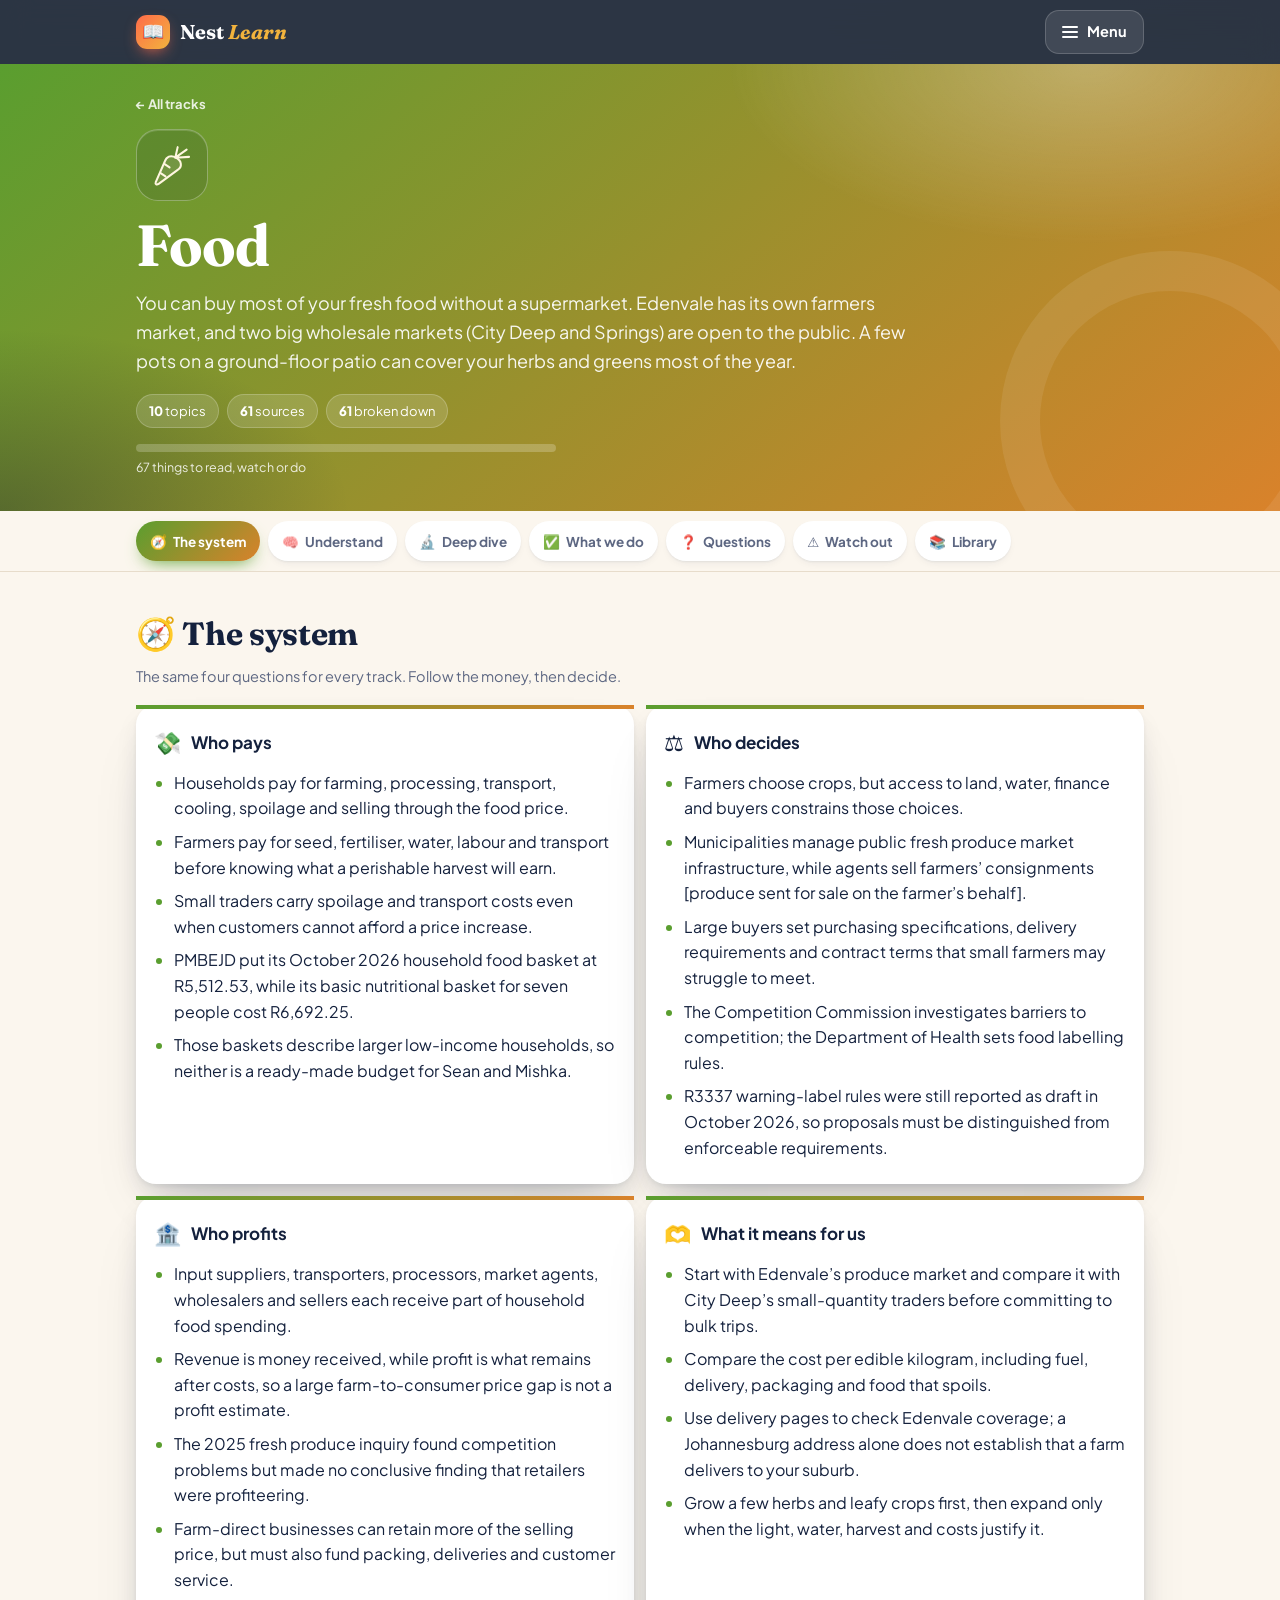
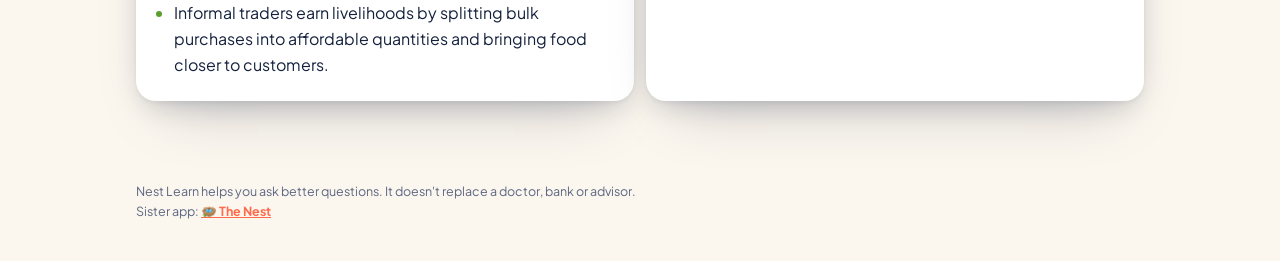
<file: food.html>
<!doctype html>
<html lang="en">
<head>
<meta charset="utf-8">
<meta name="viewport" content="width=device-width, initial-scale=1, viewport-fit=cover">
<meta name="theme-color" content="#0F1B2D">
<meta name="color-scheme" content="light dark">
<meta name="apple-mobile-web-app-capable" content="yes">
<meta name="mobile-web-app-capable" content="yes">
<meta name="apple-mobile-web-app-status-bar-style" content="black-translucent">
<meta name="apple-mobile-web-app-title" content="Nest Learn">
<link rel="manifest" href="manifest.webmanifest">
<link rel="apple-touch-icon" href="apple-touch-icon.png">
<meta name="robots" content="noindex, nofollow">
<title>Food · Nest Learn</title>
<link rel="icon" href="data:image/svg+xml,<svg xmlns='http://www.w3.org/2000/svg' viewBox='0 0 100 100'><text y='.9em' font-size='90'>🥕</text></svg>">
<link rel="preconnect" href="https://fonts.googleapis.com">
<link rel="preconnect" href="https://fonts.gstatic.com" crossorigin>
<link rel="stylesheet" href="https://fonts.googleapis.com/css2?family=Fraunces:opsz,wght@9..144,500..800&family=Plus+Jakarta+Sans:wght@400;500;600;700;800&display=swap">
<link rel="stylesheet" href="learn.css?v=20261117a">
<style>:root { --t1: #5A9E2F; --t2: #D9822B; }</style>
</head>
<body>

<header class="top"><div class="top-in">
  <a class="brand" href="index.html"><span class="logo">📖</span><span>Nest <i>Learn</i></span></a>
  <button type="button" class="menubtn" aria-expanded="false" aria-controls="menu"><span class="bars"></span> Menu</button>
</div></header>
<div class="menu" id="menu" hidden><div class="menu-in"><p class="mlbl">Jump to any track, or straight to one view</p><a class="mi" href="index.html"><span class="mic">🏠</span><span><b>Home</b><small>All tracks</small></span></a><div class="mgroup" style="--t1:#C2185B;--t2:#7B1FA2"><a class="mi" href="cervix.html"><span class="mic">🌸</span><span><b>Cervix &amp; preterm risk</b><small>45 sources</small></span></a><div class="mviews"><a href="cervix.html#system">🧭 The system</a><a href="cervix.html#understand">🧠 Understand</a><a href="cervix.html#deep">🔬 Deep dive</a><a href="cervix.html#do">✅ What we do</a><a href="cervix.html#ask">❓ Questions</a><a href="cervix.html#watch">⚠️ Watch out</a><a href="cervix.html#library">📚 Library</a></div></div><div class="mgroup" style="--t1:#0E9F6E;--t2:#0B6E99"><a class="mi" href="money.html"><span class="mic">💸</span><span><b>Money</b><small>50 sources</small></span></a><div class="mviews"><a href="money.html#system">🧭 The system</a><a href="money.html#understand">🧠 Understand</a><a href="money.html#deep">🔬 Deep dive</a><a href="money.html#do">✅ What we do</a><a href="money.html#ask">❓ Questions</a><a href="money.html#watch">⚠️ Watch out</a><a href="money.html#library">📚 Library</a></div></div><div class="mgroup" style="--t1:#E8553D;--t2:#C2185B"><a class="mi" href="body.html"><span class="mic">🫀</span><span><b>Body</b><small>52 sources</small></span></a><div class="mviews"><a href="body.html#system">🧭 The system</a><a href="body.html#understand">🧠 Understand</a><a href="body.html#deep">🔬 Deep dive</a><a href="body.html#do">✅ What we do</a><a href="body.html#ask">❓ Questions</a><a href="body.html#watch">⚠️ Watch out</a><a href="body.html#library">📚 Library</a></div></div><div class="mgroup" style="--t1:#5A9E2F;--t2:#D9822B"><a class="mi" aria-current="page" href="food.html"><span class="mic">🥕</span><span><b>Food</b><small>61 sources</small></span></a><div class="mviews"><a href="food.html#system">🧭 The system</a><a href="food.html#understand">🧠 Understand</a><a href="food.html#deep">🔬 Deep dive</a><a href="food.html#do">✅ What we do</a><a href="food.html#ask">❓ Questions</a><a href="food.html#watch">⚠️ Watch out</a><a href="food.html#library">📚 Library</a></div></div><div class="mgroup" style="--t1:#1E88E5;--t2:#00ACC1"><a class="mi" href="water.html"><span class="mic">💧</span><span><b>Water</b><small>59 sources</small></span></a><div class="mviews"><a href="water.html#system">🧭 The system</a><a href="water.html#understand">🧠 Understand</a><a href="water.html#deep">🔬 Deep dive</a><a href="water.html#do">✅ What we do</a><a href="water.html#ask">❓ Questions</a><a href="water.html#watch">⚠️ Watch out</a><a href="water.html#library">📚 Library</a></div></div></div></div>

<section class="hero"><div class="hero-in">
<a class="crumb" href="index.html">← All tracks</a>
<div class="hemoji"><svg class="track-art" viewBox="0 0 64 64" fill="none" stroke="currentColor" stroke-width="2.5" stroke-linecap="round" stroke-linejoin="round" aria-hidden="true" focusable="false"><path class="art-fill" d="M37 23c-7-4-12-1-14 5L12 53c-1 3 1 4 4 2l23-17c6-4 5-11-2-15Z"/><path d="m36 23 3-13m-3 13 14-10m-14 10 17-1M23 31l6 4m-11 7 6 4"/></svg></div><h1>Food</h1><p class="lede">You can buy most of your fresh food without a supermarket. Edenvale has its own farmers market, and two big wholesale markets (City Deep and Springs) are open to the public. A few pots on a ground-floor patio can cover your herbs and greens most of the year.</p>
<div class="stats"><span><b>10</b> topics</span><span><b>61</b> sources</span>
<span><b>61</b> broken down</span></div>
<div class="tprog" data-track="food"><div class="bar"><span></span></div><small class="pc"></small></div>
</div></section>
<nav class="views" aria-label="Views"><div class="views-in"><a href="#system" data-v="system"><span>🧭</span>The system</a><a href="#understand" data-v="understand"><span>🧠</span>Understand</a><a href="#deep" data-v="deep"><span>🔬</span>Deep dive</a><a href="#do" data-v="do"><span>✅</span>What we do</a><a href="#ask" data-v="ask"><span>❓</span>Questions</a><a href="#watch" data-v="watch"><span>⚠️</span>Watch out</a><a href="#library" data-v="library"><span>📚</span>Library</a></div></nav>
<main class="wrap">
<section class="view" id="system"><h2>🧭 The system</h2><p class="vsub">The same four questions for every track. Follow the money, then decide.</p><div class="sysgrid"><div class="sys"><div class="sysh"><span>💸</span><b>Who pays</b></div><ul class="pts"><li>Households pay for farming, processing, transport, cooling, spoilage and selling through the food price.</li><li>Farmers pay for seed, fertiliser, water, labour and transport before knowing what a perishable harvest will earn.</li><li>Small traders carry spoilage and transport costs even when customers cannot afford a price increase.</li><li>PMBEJD put its October 2026 household food basket at R5,512.53, while its basic nutritional basket for seven people cost R6,692.25.</li><li>Those baskets describe larger low-income households, so neither is a ready-made budget for Sean and Mishka.</li></ul></div><div class="sys"><div class="sysh"><span>⚖️</span><b>Who decides</b></div><ul class="pts"><li>Farmers choose crops, but access to land, water, finance and buyers constrains those choices.</li><li>Municipalities manage public fresh produce market infrastructure, while agents sell farmers’ consignments [produce sent for sale on the farmer’s behalf].</li><li>Large buyers set purchasing specifications, delivery requirements and contract terms that small farmers may struggle to meet.</li><li>The Competition Commission investigates barriers to competition; the Department of Health sets food labelling rules.</li><li>R3337 warning-label rules were still reported as draft in October 2026, so proposals must be distinguished from enforceable requirements.</li></ul></div><div class="sys"><div class="sysh"><span>🏦</span><b>Who profits</b></div><ul class="pts"><li>Input suppliers, transporters, processors, market agents, wholesalers and sellers each receive part of household food spending.</li><li>Revenue is money received, while profit is what remains after costs, so a large farm-to-consumer price gap is not a profit estimate.</li><li>The 2025 fresh produce inquiry found competition problems but made no conclusive finding that retailers were profiteering.</li><li>Farm-direct businesses can retain more of the selling price, but must also fund packing, deliveries and customer service.</li><li>Informal traders earn livelihoods by splitting bulk purchases into affordable quantities and bringing food closer to customers.</li></ul></div><div class="sys"><div class="sysh"><span>🫶</span><b>What it means for us</b></div><ul class="pts"><li>Start with Edenvale’s produce market and compare it with City Deep’s small-quantity traders before committing to bulk trips.</li><li>Compare the cost per edible kilogram, including fuel, delivery, packaging and food that spoils.</li><li>Use delivery pages to check Edenvale coverage; a Johannesburg address alone does not establish that a farm delivers to your suburb.</li><li>Grow a few herbs and leafy crops first, then expand only when the light, water, harvest and costs justify it.</li></ul></div></div></section>
<section class="view" id="understand"><h2>🧠 Understand it</h2><p class="vsub">The basics, in plain words.</p><div class="accs"><details class="acc" open><summary><span class="n">1</span><span class="st"><b>How food reaches Joburg</b><small>6 key points</small></span></summary><div class="bd"><ul class="pts"><li>Most fresh fruit and veg goes through council-run wholesale markets. Farmers send produce there, agents sell it for them, and buyers pay the day&#x27;s price.</li><li>Joburg Market in City Deep is the biggest of these. It calls itself the leading fresh produce market in Africa.</li><li>Prices change every day with supply. Good rains in 2026 brought more produce into the Springs market and pushed some prices down.</li><li>Quick context on supermarkets: four chains run formal grocery retail. In 2019 the Competition Commission found that their exclusive leases in malls kept smaller shops out. That&#x27;s why buying around them takes a bit of effort.</li><li>Food is expensive right now. PMBEJD (a Pietermaritzburg research group) says its Joburg household food basket cost R5,766.71 in October 2026.</li><li>No VAT is charged on 21 basic foods, including brown bread, maize meal, eggs, dried beans, and fresh fruit and veg. Buying these loose and direct gets you the most value.</li></ul></div></details><details class="acc"><summary><span class="n">2</span><span class="st"><b>Buying direct near Edenvale</b><small>6 key points</small></span></summary><div class="bd"><ul class="pts"><li>Edenvale Farmers Market runs outside De Backery in the Edenvale CBD. It&#x27;s on the first and last Saturday of each month, 07:00 to 12:00. Stalls sell veg, fruit, eggs and meat.</li><li>Anyone can buy at Joburg Market. Bring your ID and register at a customer service kiosk for a free buyer card. Load money onto it at the cashier, then buy from the agents in the halls.</li><li>For smaller amounts at Joburg Market, use the People&#x27;s Market (the old Mandela Market). Traders there split bulk stock into smaller lots, and it&#x27;s cash only.</li><li>The Ekurhuleni Fresh Produce Market in Springs is closer to home and open to everyone. You don&#x27;t need to be a business. A market agent says prices are often better than in shops.</li><li>Bryanston Organic &amp; Natural Market (40 Culross Road) has been running for about 40 years. Go there for certified-organic and specialty produce. It runs on Thursdays and Saturdays.</li><li>For meat, buy a whole lamb or a quarter beef from a farm or a butcher who buys direct, and have it cut and packed for the freezer. Ask where the animal came from and how it was raised.</li></ul></div></details><details class="acc"><summary><span class="n">3</span><span class="st"><b>Veg boxes, co-ops and bulk buying</b><small>5 key points</small></span></summary><div class="bd"><ul class="pts"><li>Delivery services cut out the supermarket too. Munching Mongoose delivers organic produce, grass-fed meat and dairy across greater Joburg, with no maximum order size.</li><li>Split a market haul with one or two other households. A pocket of onions or a box of tomatoes is cheap per kg but too much for two people.</li><li>Buy dry staples like rice, maize meal, lentils, oil and flour in bulk from a cash-and-carry. Always compare the price per kg, not the pack price.</li><li>Buy what&#x27;s in season and cheap, then freeze it, sauce it or pickle it. A small chest freezer pays for itself if you buy meat in bulk.</li><li>Go early. Wholesale markets close by 10:00 or 11:00, and the best stock goes first.</li></ul></div></details><details class="acc"><summary><span class="n">4</span><span class="st"><b>Growing your own in a rental</b><small>6 key points</small></span></summary><div class="bd"><ul class="pts"><li>Grow in things you can move: grow bags, big pots, or a raised bed on legs. You keep the garden when you move, and the landlord&#x27;s lawn stays untouched.</li><li>Johannesburg&#x27;s last frost is usually mid-August and the first frost around mid-June. Plant tomatoes outside in October or November.</li><li>Start with easy, high-yield crops: Swiss chard (local &#x27;spinach&#x27;), lettuce, radish, cherry tomatoes, bush beans, spring onions, basil and parsley. Give mint its own pot.</li><li>Give pots at least 6 hours of direct sun. Use bagged potting mix, not garden soil, and make sure water drains out the bottom.</li><li>Save water: mulch the soil, water early in the morning, and catch rain in a bucket during summer storms. Highveld winters are dry, so pots dry out fast.</li><li>A worm farm on the patio turns kitchen scraps into free fertiliser. A ready-made one with 500 worms costs about R2,700, or you can build one from stacked crates.</li></ul></div></details><details class="acc"><summary><span class="n">5</span><span class="st"><b>Labels and ultra-processed food</b><small>5 key points</small></span></summary><div class="bd"><ul class="pts"><li>Ingredients are listed from most to least by weight, so the first three tell you what you&#x27;re really eating.</li><li>Ultra-processed food (UPF) is made with industrial ingredients you wouldn&#x27;t cook with at home, like emulsifiers, flavourings, colourants and sweeteners. Fizzy drinks, packaged snacks and sugary cereals are typical examples.</li><li>A 2024 BMJ review covered almost 10 million people. It linked eating more UPF with 32 health harms, including heart disease deaths and type 2 diabetes. These studies show links, not proof of cause, but the pattern is consistent.</li><li>SA&#x27;s planned front-of-pack warning labels (draft regulation R3337) were still not law in mid-2026. So turn the pack over and read the back.</li><li>Use the &#x27;per 100g&#x27; column to compare products. Check sugar and sodium first.</li></ul></div></details></div></section>
<section class="view" id="deep"><h2>🔬 Deep dive</h2><p class="vsub">Past the basics: the evidence, the economics, the misconceptions.</p><div class="accs"><details class="acc"><summary><span class="n">1</span><span class="st"><b>Follow the price, then follow the power</b><small>9 key points</small></span></summary><div class="bd"><ul class="pts"><li>A commission market sells produce on a farmer’s behalf, whereas a wholesaler buys stock and resells it.</li><li>The fresh produce inquiry reported agent commissions commonly around 5% to 7.5%, with weaker bargaining power for small farmers.</li><li>Municipal market fees and agent commissions pay for different functions and should not be treated as the same charge.</li><li>A mark-up [increase over the buying price] differs from a margin [share of sales left after a defined set of costs].</li><li>For illustration, buying at R10 and selling at R15 gives a 50% mark-up and a 33.3% gross margin before operating costs.</li><li>NAMC’s farm-to-retail spread includes processing and distribution, so it cannot identify one firm’s net profit.</li><li>NAMC says many market problems identified in 2025 were already raised in its 2006 investigation.</li><li>Historical exclusion remains visible in barriers to land, water rights, certification and market access for black and emerging farmers.</li><li>Treat a remedy in an inquiry report as a proposed or ordered change whose implementation still needs evidence.</li></ul></div></details><details class="acc"><summary><span class="n">2</span><span class="st"><b>Buy together without buying waste</b><small>11 key points</small></span></summary><div class="bd"><ul class="pts"><li>City Deep’s trading halls and its cash-based People’s and Unity markets are different purchasing routes.</li><li>For two people, loose purchases may cost less overall than a cheaper bulk sack that partly spoils.</li><li>A buying club [households pooling an order] can split sacks, transport costs and delivery charges.</li><li>Agree who orders, who pays, how produce is weighed and how shortages are shared before collecting money.</li><li>A co-operative [member-owned business] has ownership and voting rules; a supplier calling a box a stokvel basket does not prove co-operative ownership.</li><li>CSA [community supported agriculture] usually involves an ongoing commitment that shares some farm risk, whereas an ordinary veg box may simply be a recurring retail order.</li><li>Ask whether a subscription specifies the farm, seasonal substitutions, cancellation terms and what happens after a crop failure.</li><li>No active Edenvale consumer-owned food co-operative was verified in this research, so an informal buying club is a practical experiment rather than an advertised local service.</li><li>Farm-direct meat needs a clear farm source, inspected slaughter, traceable batches and a reliable cold chain [continuous temperature control].</li><li>Compare usable cuts and bone content before comparing a mixed meat box with the per-kilogram price of a single cut.</li><li>Delivery fees and schedules quoted here were visible during research on 15 November 2026 and need confirmation before ordering.</li></ul></div></details><details class="acc"><summary><span class="n">3</span><span class="st"><b>Build a Highveld growing experiment</b><small>12 key points</small></span></summary><div class="bd"><ul class="pts"><li>Edenvale has summer rainfall and winter frost, so Cape Town’s winter-rainfall calendar does not transfer directly.</li><li>A USDA hardiness zone [band based on extreme winter cold] cannot specify a safe transplanting date for every garden.</li><li>Fryd gives mid-August as Johannesburg’s last frost, but that broad estimate should not override a local forecast or the conditions in your yard.</li><li>Record direct sunlight at the proposed growing spot before buying containers.</li><li>Start with food-safe containers with drainage and a suitable growing mix.</li><li>Use deeper containers for larger root systems and support tall plants before they become heavy.</li><li>In November, beans, basil and summer fruiting crops are options where conditions suit them, but each crop still needs its own sowing and spacing guidance.</li><li>Try chard, salad leaves and herbs as repeat harvests rather than expecting a few pots to replace staple calories.</li><li>Sow small batches at intervals to spread the harvest instead of producing one glut.</li><li>Containers can dry quickly in heat and wind even during the rainy season.</li><li>Keep a harvest log with grams eaten, water used and money spent on containers, growing mix and seed.</li><li>Treat home growing as partial resilience and skill-building until your own harvest data demonstrate savings.</li></ul></div></details><details class="acc"><summary><span class="n">4</span><span class="st"><b>Close loops without garden folklore</b><small>13 key points</small></span></summary><div class="bd"><ul class="pts"><li>Compost is decomposed organic material, not simply freshly chopped kitchen waste.</li><li>Ordinary compost needs air, moisture, carbon-rich browns and nitrogen-rich greens.</li><li>A small cold heap should not be assumed to kill pathogens or weed seeds.</li><li>Worm farms use composting worms and moist bedding, with feeding adjusted to what the worms actually consume.</li><li>An electric food dehydrator reduces scraps but does not make finished compost.</li><li>Open-pollinated seed [a stable variety reproduced through ordinary pollination] is useful for seed saving when crossing is controlled.</li><li>F1 hybrids [first-generation crosses] can produce viable seed, but their offspring may differ substantially from the parent crop.</li><li>Hybrid does not mean genetically modified, and non-GMO does not establish superior nutrition.</li><li>Beans and tomatoes are easier starting points for seed saving than crops needing large populations or extensive isolation.</li><li>Dry seed thoroughly and label the variety and harvest date before storing it cool and dry.</li><li>IPM [integrated pest management] starts with identifying damage and monitoring pests before choosing a treatment.</li><li>Water jets and conserving predators can help with aphids, while broad-spectrum sprays can also kill beneficial insects.</li><li>Organic certification describes a production standard and assurance process, not a guarantee that food is pathogen-free or nutritionally superior.</li></ul></div></details><details class="acc"><summary><span class="n">5</span><span class="st"><b>Read food claims as evidence claims</b><small>11 key points</small></span></summary><div class="bd"><ul class="pts"><li>NOVA [a classification by the nature and purpose of processing] separates ultra-processed formulations from simpler processed foods.</li><li>Freezing, pasteurising and canning are forms of processing, so processed does not automatically mean ultra-processed.</li><li>The BMJ umbrella review [review of existing reviews] found many associations, but observational data cannot eliminate confounding [other differences between groups].</li><li>Relative risk [risk compared with another group] does not give your personal absolute chance of an illness.</li><li>Hall’s controlled feeding trial supports a short-term causal effect of the tested diets on intake and weight, but it does not isolate one additive or manufacturing step.</li><li>Avoid turning evidence about an overall dietary pattern into a claim that every packaged item is poisonous.</li><li>R146 is the existing labelling framework referenced by the Department of Health, while R3337 contains proposed replacement rules.</li><li>A legal warning label concerns specified nutrient thresholds or sweeteners, while NOVA concerns processing, so the two systems answer different questions.</li><li>Current reporting on R3337 describes regulatory delay and unequal access to discussions, which is evidence of governance problems rather than proof of a secret conspiracy.</li><li>PMBEJD’s household basket and basic nutritional basket measure different questions, while a national inflation average can conceal sharp increases in one food.</li><li>Use primary reports to test a dramatic headline before deciding who is benefiting or what you should change.</li></ul></div></details></div></section>
<section class="view" id="do"><h2>✅ What we actually do</h2><p class="vsub">Tick them off as you go.</p><ul class="checks"><li><label><input type="checkbox" data-ck="food:do:0"><span>Put the next first or last Saturday in the calendar for Edenvale Farmers Market (07:00 to 12:00, outside De Backery).</span></label></li><li><label><input type="checkbox" data-ck="food:do:1"><span>Go to Joburg Market once on a weekday before 09:00 with your ID. Register for the free buyer card and walk the People&#x27;s Market.</span></label></li><li><label><input type="checkbox" data-ck="food:do:2"><span>Try the Springs market on a Saturday morning and compare prices with your last grocery slip.</span></label></li><li><label><input type="checkbox" data-ck="food:do:3"><span>Buy 3 large pots, potting mix and seedlings (Swiss chard, lettuce, basil, cherry tomato) this month. It&#x27;s still summer planting season.</span></label></li><li><label><input type="checkbox" data-ck="food:do:4"><span>Start a worm farm, bought or DIY, and stop throwing veg scraps in the bin.</span></label></li><li><label><input type="checkbox" data-ck="food:do:5"><span>Set a monthly food budget and see how close you get to PMBEJD&#x27;s R5,766 Joburg basket.</span></label></li></ul></section>
<section class="view" id="ask"><h2>❓ Questions to ask</h2><p class="vsub">Screenshot these or read them out.</p><ol class="asks"><li>What&#x27;s in season and cheapest this week?</li><li>Where is your farm, and did you grow this or buy it in?</li><li>Do you spray? If so, with what?</li><li>Can I get a better price for a full box, pocket or crate?</li><li>For meat: how was the animal raised (grass-fed or feedlot), and can you cut and pack a quarter or half for the freezer?</li><li>Do you deliver to Edenvale, or is there a pickup point nearby?</li></ol></section>
<section class="view" id="watch"><h2>⚠️ Watch out for</h2><p class="vsub">Myths, traps and red flags.</p><ul class="warns"><li>&#x27;Farm fresh&#x27; on a market stall doesn&#x27;t always mean the seller grew it. Some resell wholesale stock, so ask.</li><li>&#x27;Natural&#x27; and &#x27;organic-style&#x27; are marketing words. Only certified organic has a standard behind it.</li><li>Bulk only saves money if you use it. A 10 kg box of tomatoes that rots costs more than 1 kg from a stall.</li><li>Market hours are early, and wholesale halls close by 10:00 or 11:00. Don&#x27;t arrive at noon.</li><li>Don&#x27;t fill pots with garden soil. It compacts and drowns roots, so use potting mix.</li><li>UPF research shows strong links but rarely proves cause. Eat more whole food without getting scared of every packet.</li></ul></section>
<section class="view" id="library"><h2>📚 Library</h2><p class="vsub">61 sources. Tap a card for the breakdown. Tap ✓ when you've read, watched or been.</p>
<details class="addbox" data-track="Food"><summary><span class="pl">＋</span><span><b>Add a find</b>
<small>Something you came across. Babybean digs into it, breaks it down, and adds it here.</small></span></summary>
<div class="abd"><div class="qchips kpick" role="group" aria-label="What is it"><button type="button" aria-pressed="false">📚 Book</button><button type="button" aria-pressed="false">🎬 Video</button><button type="button" aria-pressed="false">📰 Article</button><button type="button" aria-pressed="false">🌐 Website</button><button type="button" aria-pressed="false">🎧 Podcast</button><button type="button" aria-pressed="false">📍 Place</button></div>
<textarea placeholder="Paste the link, or the name of the book or video. Add a note: why it caught your eye."></textarea>
<button type="button" class="sendbtn">Send to Babybean →</button>
<p class="how">Opens Telegram with your find ready to send.</p></div></details>
<div class="filt" role="group" aria-label="Filter"><button aria-pressed="true" data-f="all">All</button><button aria-pressed="false" data-f="article">📰 Articles</button><button aria-pressed="false" data-f="website">🌐 Websites</button><button aria-pressed="false" data-f="study">🔬 Studies</button><button aria-pressed="false" data-f="book">📚 Books</button><button aria-pressed="false" data-f="video">🎬 Videos</button><button aria-pressed="false" data-f="place">📍 Places</button><button aria-pressed="false" data-f="tool">🧰 Tools</button></div>
<div class="rlist">
<article class="rc" data-type="book" data-rk="food:r:https://bookshelf.co.za/BookDetails/isbn/9781472282231/sid/18/"><div class="rtop"><span class="ric">📚</span><div class="rtx"><span class="rty">Book</span><b>Food Intelligence: The Science of How Food Both Nourishes and Harms Us</b><small>Kevin Hall &amp; Julia Belluz — Hachette · 2025</small></div></div><p class="rwhy">A top US nutrition scientist and a health journalist sort out what the evidence really says about ultra-processed food and why we overeat.</p><p class="racc">🔑 Buy, about R379 (Bookshelf). E-book about £13.</p><details class="brk"><summary>🧠 Breakdown · 4 key points</summary><ul class="pts"><li>Published September 2025. Hall ran the landmark ultra-processed food feeding studies.</li><li>Explains how nutrients and metabolism actually work.</li><li>Covers how the food environment shapes what we eat.</li><li>Looks hard at blood-sugar tracking and &#x27;precision nutrition&#x27; hype.</li></ul></details><div class="racts"><a class="op" href="https://bookshelf.co.za/BookDetails/isbn/9781472282231/sid/18/" target="_blank" rel="noopener">Open ↗</a><button type="button" class="done">✓ Done</button></div></article>
<article class="rc" data-type="book" data-rk="food:r:https://www.takealot.com/the-cultural-politics-of-food-in-south-africa/PLID98661725"><div class="rtop"><span class="ric">📚</span><div class="rtx"><span class="rty">Book</span><b>The Cultural Politics of Food in South Africa: Media, Nourishment, Inequality</b><small>Mehita Iqani &amp; Sarah Gibson (Wits) — Manchester University Press · 2026</small></div></div><p class="rwhy">A South African look at how history, media and inequality shape what ends up on local plates.</p><p class="racc">🔑 Buy, R3,015 on Takealot (academic price, checked 17 Nov). Try the Wits library.</p><details class="brk"><summary>🧠 Breakdown · 3 key points</summary><ul class="pts"><li>Out March 2026, launched at Wits in September 2026.</li><li>Covers how colonialism, migration and apartheid shaped SA food.</li><li>Looks at how food culture reflects inequality in who eats well.</li></ul></details><div class="racts"><a class="op" href="https://www.takealot.com/the-cultural-politics-of-food-in-south-africa/PLID98661725" target="_blank" rel="noopener">Open ↗</a><button type="button" class="done">✓ Done</button></div></article>
<article class="rc" data-type="book" data-rk="food:r:https://kirkusreviews.com/book-reviews/austin-frerick-2/barons-5/print"><div class="rtop"><span class="ric">📚</span><div class="rtx"><span class="rty">Book</span><b>Barons: Money, Power, and the Corruption of America&#x27;s Food Industry</b><small>Austin Frerick — Island Press · 2024</small></div></div><p class="rwhy">How a few firms came to control the food supply. A useful mirror for supermarket power in SA.</p><p class="racc">🔑 Buy: Kindle or Takealot (price not checked)</p><details class="brk"><summary>🧠 Breakdown · 3 key points</summary><ul class="pts"><li>Profiles seven US food giants and the families behind them, including Cargill, JBS and Walmart.</li><li>Shows how political influence and weak regulation helped them grow.</li><li>The cases are American, but the lessons about concentrated power carry over.</li></ul></details><div class="racts"><a class="op" href="https://kirkusreviews.com/book-reviews/austin-frerick-2/barons-5/print" target="_blank" rel="noopener">Open ↗</a><button type="button" class="done">✓ Done</button></div></article>
<article class="rc" data-type="book" data-rk="food:r:https://theexperimentpublishing.com/catalogs/winter-2024/container-gardening-the-permaculture-way/"><div class="rtop"><span class="ric">📚</span><div class="rtx"><span class="rty">Book</span><b>Container Gardening: The Permaculture Way</b><small>Valéry Tsimba — The Experiment · 2024</small></div></div><p class="rwhy">Written for patios and balconies, which suits a rental where you can&#x27;t dig beds.</p><p class="racc">🔑 Buy, about US$20. Kindle too.</p><details class="brk"><summary>🧠 Breakdown · 3 key points</summary><ul class="pts"><li>Covers choosing containers, wind and sun.</li><li>Companion planting, small-scale composting and natural fertilisers.</li><li>Staggered harvests and which plants suit pots.</li></ul></details><div class="racts"><a class="op" href="https://theexperimentpublishing.com/catalogs/winter-2024/container-gardening-the-permaculture-way/" target="_blank" rel="noopener">Open ↗</a><button type="button" class="done">✓ Done</button></div></article>
<article class="rc" data-type="book" data-rk="food:r:https://libraryjournal.com/review/high-yield-small-space-organic-gardening-practical-tips-for-growing-your-own-food-2253949"><div class="rtop"><span class="ric">📚</span><div class="rtx"><span class="rty">Book</span><b>High Yield, Small Space Organic Gardening</b><small>Christy Wilhelmi — Creative Homeowner · 2025</small></div></div><p class="rwhy">Getting the most food from a small space, so it fits a ground-floor patio.</p><p class="racc">🔑 Buy, about US$17 (paperback)</p><details class="brk"><summary>🧠 Breakdown · 3 key points</summary><ul class="pts"><li>Out April 2025.</li><li>Organic veg growing in small spaces.</li><li>Written for a US climate, so shift planting dates for Highveld frost and summer rain.</li></ul></details><div class="racts"><a class="op" href="https://libraryjournal.com/review/high-yield-small-space-organic-gardening-practical-tips-for-growing-your-own-food-2253949" target="_blank" rel="noopener">Open ↗</a><button type="button" class="done">✓ Done</button></div></article>
<article class="rc" data-type="study" data-rk="food:r:https://www.frontiersin.org/journals/sustainable-food-systems/articles/10.3389/fsufs.2025.1557007/full"><div class="rtop"><span class="ric">🔬</span><div class="rtx"><span class="rty">Study</span><b>The Johannesburg fresh produce market: its operations and contribution to the food system</b><small>Malungane &amp; Wegerif (University of Pretoria) — Frontiers in Sustainable Food Systems · 2025</small></div></div><p class="rwhy">How City Deep, the market that feeds Joburg, actually works, and who you&#x27;d be buying from there.</p><p class="racc">🔑 Free (open access)</p><details class="brk"><summary>🧠 Breakdown · 4 key points</summary><ul class="pts"><li>It&#x27;s Africa&#x27;s biggest fresh produce market by volume and turnover.</li><li>Based on 127 interviews and 60+ visits from 2019 to 2023.</li><li>Informal traders buy there and supply poorer neighbourhoods.</li><li>Ageing infrastructure and supermarkets buying straight from farms both threaten it.</li></ul></details><div class="racts"><a class="op" href="https://www.frontiersin.org/journals/sustainable-food-systems/articles/10.3389/fsufs.2025.1557007/full" target="_blank" rel="noopener">Open ↗</a><button type="button" class="done">✓ Done</button></div></article>
<article class="rc" data-type="study" data-rk="food:r:https://www.compcom.co.za/fresh-produce-market-inquiry-final-report-launch"><div class="rtop"><span class="ric">🔬</span><div class="rtx"><span class="rty">Study</span><b>Fresh Produce Market Inquiry: Final Report</b><small>Competition Commission South Africa · 2025</small></div></div><p class="rwhy">The official answer on why fruit and veg cost what they do in SA supermarkets.</p><p class="racc">🔑 Free</p><details class="brk"><summary>🧠 Breakdown · 4 key points</summary><ul class="pts"><li>Launched January 2025.</li><li>Names six competition problems, including inefficient municipal markets and market agents&#x27; conduct.</li><li>High supermarket mark-ups on some lines, but slim net margins after costs.</li><li>31 remedies, including more buying through the fresh produce markets.</li></ul></details><div class="racts"><a class="op" href="https://www.compcom.co.za/fresh-produce-market-inquiry-final-report-launch" target="_blank" rel="noopener">Open ↗</a><button type="button" class="done">✓ Done</button></div></article>
<article class="rc" data-type="study" data-rk="food:r:https://doaj.org/article/fb9942d48d174888927e59a7cdc040da"><div class="rtop"><span class="ric">🔬</span><div class="rtx"><span class="rty">Study</span><b>Dietary intake of low-income adults in South Africa: ultra-processed food consumption a cause for concern</b><small>Frank, Swart, Ng et al. — Public Health Nutrition · 2024</small></div></div><p class="rwhy">Real South African numbers on how much ultra-processed food people eat.</p><p class="racc">🔑 Free (open access)</p><details class="brk"><summary>🧠 Breakdown · 3 key points</summary><ul class="pts"><li>2,521 adults in Langa, Khayelitsha and Mount Frere.</li><li>Ultra-processed food was about 39% of the average diet.</li><li>Only 7% met the WHO fruit and veg target.</li></ul></details><div class="racts"><a class="op" href="https://doaj.org/article/fb9942d48d174888927e59a7cdc040da" target="_blank" rel="noopener">Open ↗</a><button type="button" class="done">✓ Done</button></div></article>
<article class="rc" data-type="study" data-rk="food:r:https://repository.up.ac.za/items/ebf82f07-e591-47da-b735-112d295bf22d/full"><div class="rtop"><span class="ric">🔬</span><div class="rtx"><span class="rty">Study</span><b>Socioeconomic inequality in food consumption among households with women of childbearing age in South Africa</b><small>Nglazi &amp; Ataguba (UCT) — PLOS Global Public Health · 2024</small></div></div><p class="rwhy">How income and where you live shape how much ultra-processed food a household buys.</p><p class="racc">🔑 Free (open access)</p><details class="brk"><summary>🧠 Breakdown · 3 key points</summary><ul class="pts"><li>Uses national household spending surveys.</li><li>Poorer households spend a bigger share of income on food.</li><li>Income, race and living in a city explained most of the gap.</li></ul></details><div class="racts"><a class="op" href="https://repository.up.ac.za/items/ebf82f07-e591-47da-b735-112d295bf22d/full" target="_blank" rel="noopener">Open ↗</a><button type="button" class="done">✓ Done</button></div></article>
<article class="rc" data-type="study" data-rk="food:r:https://doi.org/10.1016/S0140-6736(25)01565-X"><div class="rtop"><span class="ric">🔬</span><div class="rtx"><span class="rty">Study</span><b>Ultra-processed foods and human health: the main thesis and the evidence</b><small>Monteiro, Baker et al. — The Lancet (series paper 1 of 3) · 2025</small></div></div><p class="rwhy">The most authoritative recent summary of the ultra-processed food evidence, and its limits.</p><p class="racc">🔑 Free to read with free Lancet registration</p><details class="brk"><summary>🧠 Breakdown · 4 key points</summary><ul class="pts"><li>Published November 2025, drawing on 43 experts.</li><li>Argues ultra-processed food is pushing out fresh and minimally processed diets.</li><li>Much of the evidence is observational, which the series acknowledges.</li><li>Backs front-of-pack warning labels and tighter marketing rules.</li></ul></details><div class="racts"><a class="op" href="https://doi.org/10.1016/S0140-6736(25)01565-X" target="_blank" rel="noopener">Open ↗</a><button type="button" class="done">✓ Done</button></div></article>
<article class="rc" data-type="study" data-rk="food:r:https://www.bfap.co.za/wp-content/uploads/2026/10/BFAP-Food-Inflation-Brief-Oct2026-edition_Sept2026-prices_FINAL-29-Oct-2026.pdf"><div class="rtop"><span class="ric">🔬</span><div class="rtx"><span class="rty">Study</span><b>BFAP Food Inflation Brief (September 2026 prices)</b><small>Bureau for Food and Agricultural Policy (BFAP) · 2026</small></div></div><p class="rwhy">What a basic healthy food basket costs in SA, so you can benchmark your own grocery bill.</p><p class="racc">🔑 Free (PDF). New every month.</p><details class="brk"><summary>🧠 Breakdown · 4 key points</summary><ul class="pts"><li>A basic healthy food basket for a family of 4 cost R3,905 a month in September 2026, up 2.2% on a year before.</li><li>Onions, carrots, potatoes, bananas, apples and pilchards rose most. Rice, maize meal, mince, boerewors and eggs got cheaper.</li><li>Overall food inflation was only 1.2% a year, while fish and seafood rose 8%.</li><li>For a household on two minimum wages, that basket is 30% of income.</li></ul></details><div class="racts"><a class="op" href="https://www.bfap.co.za/wp-content/uploads/2026/10/BFAP-Food-Inflation-Brief-Oct2026-edition_Sept2026-prices_FINAL-29-Oct-2026.pdf" target="_blank" rel="noopener">Open ↗</a><button type="button" class="done">✓ Done</button></div></article>
<article class="rc" data-type="place" data-rk="food:r:https://www.citizen.co.za/bedfordview-edenvale-news/news-headlines/local-news/2026/04/02/fresh-produce-found-in-edenvale-cbd/"><div class="rtop"><span class="ric">📍</span><div class="rtx"><span class="rty">Place</span><b>Edenvale Farmers Market</b><small>Bedfordview Edenvale News (Caxton)</small></div></div><p class="rwhy">First and last Saturday of the month, 07:00 to 12:00, outside De Backery, Edenvale CBD. Farm veg, eggs and meat, no entry fee.</p><details class="brk"><summary>🧠 Breakdown · 6 key points</summary><ul class="pts"><li>The April 2026 report places the market outside De Backery in Edenvale CBD.</li><li>It lists the first and last Saturday of each month, from 07:00 to 12:00.</li><li>There is no entrance fee and the format excludes entertainment programming and alcohol sales.</li><li>Fruit, vegetables, eggs and fresh or prepared meat vendors are welcomed.</li><li>Stalls were advertised at R50, with booking by SMS or WhatsApp rather than calls.</li><li>The article’s vendor rules exclude baked goods, drinks and ready food, so it describes a produce-focused market.</li></ul></details><div class="racts"><a class="op" href="https://www.citizen.co.za/bedfordview-edenvale-news/news-headlines/local-news/2026/04/02/fresh-produce-found-in-edenvale-cbd/" target="_blank" rel="noopener">Open ↗</a><button type="button" class="done">✓ Done</button></div></article>
<article class="rc" data-type="place" data-rk="food:r:https://joburgmarket.co.za/?p=5978"><div class="rtop"><span class="ric">📍</span><div class="rtx"><span class="rty">Place</span><b>How to buy at Joburg Market</b><small>Joburg Market</small></div></div><p class="rwhy">City Deep. Mon 05:00 to 10:00, Tue to Fri 05:00 to 11:00, Sat 05:00 to 10:00. Bring your ID for a free buyer card.</p><details class="brk"><summary>🧠 Breakdown · 6 key points</summary><ul class="pts"><li>The supplied short link did not load, but the operator’s linked How to Buy page was found and checked.</li><li>Bring identification and register at a customer-service kiosk in a produce hall.</li><li>The first buying card is free, with R50 stated for replacing a lost card.</li><li>Load funds with a cashier before purchasing through market agents.</li><li>The guide states no general minimum or maximum purchase quantity, although goods are sold in their available units.</li><li>Keep the issue receipts and arrange removal after each agent’s purchase rather than carrying bought stock between agents.</li></ul></details><div class="racts"><a class="op" href="https://joburgmarket.co.za/?p=5978" target="_blank" rel="noopener">Open ↗</a><button type="button" class="done">✓ Done</button></div></article>
<article class="rc" data-type="place" data-rk="food:r:https://joburgmarket.co.za/mandela-peoples-market/"><div class="rtop"><span class="ric">📍</span><div class="rtx"><span class="rty">Place</span><b>People&#x27;s Market and Unity Market at Joburg Market</b><small>Joburg Market</small></div></div><p class="rwhy">City Deep, same hours as the main market. Smaller quantities, cash only.</p><details class="brk"><summary>🧠 Breakdown · 6 key points</summary><ul class="pts"><li>The People’s Market was formerly called Mandela Market.</li><li>The operator describes more than 100 informal fruit and vegetable traders there.</li><li>It sells loose produce and smaller quantities for cash without a buying card.</li><li>Trading extends later than the main halls, towards lunchtime from Monday to Saturday.</li><li>Unity Market is behind the trading halls and has more than 50 mainly vegetable traders.</li><li>The page describes planned facilities, so its future-tense construction statements are not proof that those facilities have opened.</li></ul></details><div class="racts"><a class="op" href="https://joburgmarket.co.za/mandela-peoples-market/" target="_blank" rel="noopener">Open ↗</a><button type="button" class="done">✓ Done</button></div></article>
<article class="rc" data-type="place" data-rk="food:r:https://www.ekurhuleni.gov.za/press-releases/economic-development/mmc-for-economic-infrastructure-development-agency-mlambo-visits-ekurhuleni-fresh-produce-market/"><div class="rtop"><span class="ric">📍</span><div class="rtx"><span class="rty">Place</span><b>Ekurhuleni Fresh Produce Market, Springs</b><small>City of Ekurhuleni</small></div></div><p class="rwhy">Springs, East Rand. Open to the public and running in 2026. Early mornings; Saturday is busy, so phone for exact hours.</p><details class="brk"><summary>🧠 Breakdown · 6 key points</summary><ul class="pts"><li>The city’s June 2026 release identifies the market as a regional wholesale hub in Springs.</li><li>It reports 15,000 square metres of trading space.</li><li>It lists 17 cold rooms and 24 ripening rooms, although the sentence’s wording is ambiguous about how those totals relate.</li><li>The city describes it as Gauteng’s third-largest government-owned fresh produce market.</li><li>The release links improved seasonal crop supply to lower customer prices.</li><li>Cashless trading and online shopping are described as plans, not confirmed operating services.</li></ul></details><div class="racts"><a class="op" href="https://www.ekurhuleni.gov.za/press-releases/economic-development/mmc-for-economic-infrastructure-development-agency-mlambo-visits-ekurhuleni-fresh-produce-market/" target="_blank" rel="noopener">Open ↗</a><button type="button" class="done">✓ Done</button></div></article>
<article class="rc" data-type="place" data-rk="food:r:https://www.sandtontourism.com/members/members-listing/bryanston-organic-natural-market/"><div class="rtop"><span class="ric">📍</span><div class="rtx"><span class="rty">Place</span><b>Bryanston Organic &amp; Natural Market</b><small>Sandton Tourism</small></div></div><p class="rwhy">40 Culross Rd, Bryanston. Thursdays and Saturdays, mornings to mid-afternoon. Organic food; call 011 706 3671 to confirm hours.</p><details class="brk"><summary>🧠 Breakdown · 6 key points</summary><ul class="pts"><li>The tourism listing gives the address as 40 Culross Road, off Main Road, Bryanston.</li><li>It describes food alongside crafts, home decor, clothing and wellness products.</li><li>The market is a registered fundraising trust associated with Michael Mount Waldorf School.</li><li>Market profits support the school’s infrastructure and the international Waldorf education system.</li><li>The listing does not establish that every stall is an independently certified organic grower.</li><li>The supplied page does not state operating days, so confirm these through the market before travelling.</li></ul></details><div class="racts"><a class="op" href="https://www.sandtontourism.com/members/members-listing/bryanston-organic-natural-market/" target="_blank" rel="noopener">Open ↗</a><button type="button" class="done">✓ Done</button></div></article>
<article class="rc" data-type="tool" data-rk="food:r:https://munchingmongoose.co.za/"><div class="rtop"><span class="ric">🧰</span><div class="rtx"><span class="rty">Tool</span><b>Munching Mongoose</b><small>munchingmongoose.co.za</small></div></div><p class="rwhy">Delivery across greater Joburg: organic produce, grass-fed meat, dairy and eggs.</p><details class="brk"><summary>🧠 Breakdown · 6 key points</summary><ul class="pts"><li>The current homepage describes an online grocer and offers combo boxes.</li><li>It lists separate categories for grass-fed meat and certified organic products.</li><li>It advertises expanded delivery days for greater Johannesburg.</li><li>It says deliveries use a cold chain and that there is no maximum order size.</li><li>Delivery-service information and buying policies are linked separately.</li><li>The homepage alone does not confirm an Edenvale delivery slot or a CSA arrangement that shares crop risk.</li></ul></details><div class="racts"><a class="op" href="https://munchingmongoose.co.za/" target="_blank" rel="noopener">Open ↗</a><button type="button" class="done">✓ Done</button></div></article>
<article class="rc" data-type="tool" data-rk="food:r:https://fryd.app/en/garden-guide/johannesburg"><div class="rtop"><span class="ric">🧰</span><div class="rtx"><span class="rty">Tool</span><b>Johannesburg planting calendar (Zone 9b)</b><small>Fryd</small></div></div><p class="rwhy">Month-by-month sowing and harvest chart. Frost from mid-June to mid-August.</p><details class="brk"><summary>🧠 Breakdown · 6 key points</summary><ul class="pts"><li>Fryd classifies Johannesburg as Zone 9b with a subtropical highland climate.</li><li>The guide gives mid-August as last frost and mid-June as first frost.</li><li>It suggests starting salad tomatoes indoors in August or September and transplanting in October or November.</li><li>Its lettuce guidance includes outdoor sowing from August to February.</li><li>It flags summer thunderstorms as a factor in watering decisions.</li><li>The same calendar is offered for several neighbouring cities, so its frost dates are broad estimates rather than a guarantee for Edenvale.</li></ul></details><div class="racts"><a class="op" href="https://fryd.app/en/garden-guide/johannesburg" target="_blank" rel="noopener">Open ↗</a><button type="button" class="done">✓ Done</button></div></article>
<article class="rc" data-type="tool" data-rk="food:r:https://jane-s-delicious-garden.shopstar.co.za"><div class="rtop"><span class="ric">🧰</span><div class="rtx"><span class="rty">Tool</span><b>Jane&#x27;s Delicious Garden Planner</b><small>Jane&#x27;s Delicious Garden</small></div></div><p class="rwhy">Lay out containers or beds and get a planting calendar for your location. Jane is Joburg-based.</p><details class="brk"><summary>🧠 Breakdown · 5 key points</summary><ul class="pts"><li>The planner supports drawing beds, placing crops and changing the layout.</li><li>It generates a planting calendar personalised to location.</li><li>The described formats include containers, raised beds, rows and square-foot gardening.</li><li>The website also offers individual garden consultations in Greater Johannesburg.</li><li>This is planning software and a commercial service, rather than a tested promise about yields or financial savings.</li></ul></details><div class="racts"><a class="op" href="https://jane-s-delicious-garden.shopstar.co.za" target="_blank" rel="noopener">Open ↗</a><button type="button" class="done">✓ Done</button></div></article>
<article class="rc" data-type="tool" data-rk="food:r:https://livingseeds.co.za/"><div class="rtop"><span class="ric">🧰</span><div class="rtx"><span class="rty">Tool</span><b>Livingseeds</b><small>livingseeds.co.za</small></div></div><p class="rwhy">SA heirloom seed shop with seedlings (herbs from about R15) and garden supplies.</p><details class="brk"><summary>🧠 Breakdown · 5 key points</summary><ul class="pts"><li>The direct homepage could not be retrieved during this research, so these points use corroborating retailer and gardening descriptions.</li><li>Livingseeds is described as a South African family seed business specialising in heirloom and open-pollinated varieties.</li><li>Its catalogue also includes sprouting and microgreen supplies.</li><li>Published descriptions support seed-saving as a reason to choose stable open-pollinated varieties.</li><li>Current seed counts, catalogue size, opening hours and germination guarantees could not be verified from the supplied homepage.</li></ul></details><div class="racts"><a class="op" href="https://livingseeds.co.za/" target="_blank" rel="noopener">Open ↗</a><button type="button" class="done">✓ Done</button></div></article>
<article class="rc" data-type="tool" data-rk="food:r:https://sustainable.co.za/products/the-worm-oasis-worm-farm"><div class="rtop"><span class="ric">🧰</span><div class="rtx"><span class="rty">Tool</span><b>The Worm Oasis worm farm</b><small>Sustainable.co.za</small></div></div><p class="rwhy">SA-made, about R2,717 with 500 worms. Fits on a patio.</p><details class="brk"><summary>🧠 Breakdown · 6 key points</summary><ul class="pts"><li>The listing describes a South African manufactured, UV-resistant worm farm.</li><li>It has two working trays and a separate drainage tray with a tap.</li><li>The package includes coco-coir bedding, instructions and about 500 composting worms.</li><li>Dimensions are listed as 42 cm wide, 52 cm deep and 49 cm high.</li><li>The retrieved price was R2,716.95 including VAT, with shipping calculated at checkout.</li><li>The seller promotes the collected liquid for garden use, but that claim does not establish that raw drainage liquid is safe to spray on edible leaves.</li></ul></details><div class="racts"><a class="op" href="https://sustainable.co.za/products/the-worm-oasis-worm-farm" target="_blank" rel="noopener">Open ↗</a><button type="button" class="done">✓ Done</button></div></article>
<article class="rc" data-type="article" data-rk="food:r:https://pmbejd.org.za/"><div class="rtop"><span class="ric">📰</span><div class="rtx"><span class="rty">Article</span><b>Household Affordability Index (October 2026)</b><small>PMBEJD</small></div></div><p class="rwhy">Monthly cost of a household food basket. Joburg was R5,766.71 in October 2026.</p><details class="brk"><summary>🧠 Breakdown · 6 key points</summary><ul class="pts"><li>PMBEJD published the October 2026 index on 28 October 2026.</li><li>Its reported household food basket cost R5,512.53 that month.</li><li>Its separate basic nutritional basket for seven people cost R6,692.25.</li><li>The gap between those baskets was R1,179.72, about 18% of the nutritional basket’s cost.</li><li>The nutritional basket for seven increased by R218.35, or 3.4%, from October 2025.</li><li>This measures food affordability for larger low-income households rather than prescribing what a couple should spend.</li></ul></details><div class="racts"><a class="op" href="https://pmbejd.org.za/" target="_blank" rel="noopener">Open ↗</a><button type="button" class="done">✓ Done</button></div></article>
<article class="rc" data-type="article" data-rk="food:r:https://lib.uct.ac.za/government-publications/articles/2019-11-29-grocery-retail-market-inquiry-report-competition-commissioner-inquiry-panel"><div class="rtop"><span class="ric">📰</span><div class="rtx"><span class="rty">Article</span><b>Grocery Retail Market Inquiry report (2019)</b><small>UCT Libraries / Competition Commission</small></div></div><p class="rwhy">The official look at how the big chains limit smaller competitors.</p><details class="brk"><summary>🧠 Breakdown · 5 key points</summary><ul class="pts"><li>UCT’s page is a brief library notice pointing to the Competition Commission’s report, rather than the report itself.</li><li>It is dated 29 November 2019.</li><li>The notice says grocery retail has strong potential for small-business participation.</li><li>It says features of the sector impede that participation.</li><li>The library notice alone does not provide detailed findings or evidence of current market shares, so those should be read in the linked report.</li></ul></details><div class="racts"><a class="op" href="https://lib.uct.ac.za/government-publications/articles/2019-11-29-grocery-retail-market-inquiry-report-competition-commissioner-inquiry-panel" target="_blank" rel="noopener">Open ↗</a><button type="button" class="done">✓ Done</button></div></article>
<article class="rc" data-type="article" data-rk="food:r:https://businesstech.co.za/news/government/802097/the-big-question-around-south-africas-vat-free-food-basket/"><div class="rtop"><span class="ric">📰</span><div class="rtx"><span class="rty">Article</span><b>The big question around SA&#x27;s VAT-free food</b><small>BusinessTech</small></div></div><p class="rwhy">How the 21 zero-rated foods work and who benefits most.</p><details class="brk"><summary>🧠 Breakdown · 6 key points</summary><ul class="pts"><li>The article was published on 1 December 2024 and discusses a possible expansion of zero-rated foods.</li><li>It reports 21 zero-rated basic food items at that time.</li><li>It explains that richer households can receive larger rand benefits while poorer households receive larger benefits relative to income.</li><li>It summarises arguments that grants can target poverty more directly than further zero-rating.</li><li>It warns that tax relief may not be fully passed through to consumer prices.</li><li>Its R30 million estimate for existing revenue forgone is not substantiated here and should not be reused as a verified fiscal total.</li></ul></details><div class="racts"><a class="op" href="https://businesstech.co.za/news/government/802097/the-big-question-around-south-africas-vat-free-food-basket/" target="_blank" rel="noopener">Open ↗</a><button type="button" class="done">✓ Done</button></div></article>
<article class="rc" data-type="article" data-rk="food:r:https://bmjgroup.com/consistent-evidence-links-ultra-processed-food-to-over-30-damaging-health-outcomes/"><div class="rtop"><span class="ric">📰</span><div class="rtx"><span class="rty">Article</span><b>Ultra-processed food linked to 32 health harms</b><small>BMJ Group</small></div></div><p class="rwhy">Plain summary of the biggest UPF evidence review (2024).</p><details class="brk"><summary>🧠 Breakdown · 6 key points</summary><ul class="pts"><li>This BMJ press release describes 45 pooled analyses drawn from 14 review articles involving almost 10 million participants.</li><li>Higher ultra-processed food exposure was associated with 32 adverse health outcomes.</li><li>The release reports around 50% higher cardiovascular death risk and about 12% higher type 2 diabetes risk in the relevant analyses.</li><li>Evidence strength varied by outcome, with limited evidence for some cancers and gastrointestinal outcomes.</li><li>The authors acknowledge possible unmeasured influences and inconsistent ways of measuring food intake.</li><li>These relative-risk associations do not prove that one food caused an illness or predict an individual’s outcome.</li></ul></details><div class="racts"><a class="op" href="https://bmjgroup.com/consistent-evidence-links-ultra-processed-food-to-over-30-damaging-health-outcomes/" target="_blank" rel="noopener">Open ↗</a><button type="button" class="done">✓ Done</button></div></article>
<article class="rc" data-type="article" data-rk="food:r:https://www.golegal.co.za/food-labelling-regulations/"><div class="rtop"><span class="ric">📰</span><div class="rtx"><span class="rty">Article</span><b>SA&#x27;s draft food labelling regulations (R3337): current status</b><small>GoLegal (KISCH IP)</small></div></div><p class="rwhy">Why warning labels still aren&#x27;t on SA packs (July 2026).</p><details class="brk"><summary>🧠 Breakdown · 6 key points</summary><ul class="pts"><li>The legal explainer is dated 24 July 2026 and says R3337 remained draft.</li><li>It dates the draft’s publication for comment to April 2023.</li><li>The proposal includes front-of-pack warnings for specified nutrient thresholds and certain artificial sweeteners.</li><li>Products carrying warnings could face restrictions on health claims, endorsements and child-oriented promotional devices.</li><li>The author advises manufacturers to comply with R146 while the replacement text and timetable remain uncertain.</li><li>This is a dated legal interpretation, so the official regulations library is the reference for later changes.</li></ul></details><div class="racts"><a class="op" href="https://www.golegal.co.za/food-labelling-regulations/" target="_blank" rel="noopener">Open ↗</a><button type="button" class="done">✓ Done</button></div></article>
<article class="rc" data-type="book" data-rk="food:r:https://exclusivebooks.co.za/products/9781920289935"><div class="rtop"><span class="ric">📚</span><div class="rtx"><span class="rty">Book</span><b>Jane&#x27;s Delicious Garden</b><small>Jane Griffiths (Sunbird), Exclusive Books</small></div></div><p class="rwhy">The SA organic veg bible, covering nearly 100 veg and herbs. R370.</p><details class="brk"><summary>🧠 Breakdown · 6 key points</summary><ul class="pts"><li>The supplied ISBN is 9781920289935, listed as a 2017 Sunbird edition.</li><li>The listing describes practical preparation, planting and growing advice for vegetables and herbs.</li><li>Its scope ranges from small urban spaces to smallholdings.</li><li>It advertises guidance for nearly 100 vegetables and herbs.</li><li>The description mentions more than 200 photographs, step-by-step instructions and personal experience.</li><li>Only the listing and description were available, so these are scope takeaways rather than a full-book review.</li></ul></details><div class="racts"><a class="op" href="https://exclusivebooks.co.za/products/9781920289935" target="_blank" rel="noopener">Open ↗</a><button type="button" class="done">✓ Done</button></div></article>
<article class="rc" data-type="book" data-rk="food:r:https://exclusivebooks.co.za/products/9781920289874"><div class="rtop"><span class="ric">📚</span><div class="rtx"><span class="rty">Book</span><b>Jane&#x27;s Delicious Urban Gardening</b><small>Jane Griffiths, Exclusive Books</small></div></div><p class="rwhy">Small-space growing: containers, edible walls, rainwater and grey water. R370.</p><details class="brk"><summary>🧠 Breakdown · 6 key points</summary><ul class="pts"><li>The supplied ISBN is corroborated by the publisher as Jane Griffiths’ urban gardening book published in September 2015.</li><li>It covers containers, edible walls, raised beds, rooftops and community growing spaces.</li><li>Small urban orchards and converting existing lawns are explicit topics.</li><li>It also covers hens, bees and aquaponics [growing plants with nutrients from an aquatic animal system].</li><li>Rainwater harvesting and grey-water reuse are included alongside gardening.</li><li>The scope is verified from the publisher description, while any particular water-reuse method still needs its own suitability check.</li></ul></details><div class="racts"><a class="op" href="https://exclusivebooks.co.za/products/9781920289874" target="_blank" rel="noopener">Open ↗</a><button type="button" class="done">✓ Done</button></div></article>
<article class="rc" data-type="book" data-rk="food:r:https://exclusivebooks.co.za/products/9781529160222"><div class="rtop"><span class="ric">📚</span><div class="rtx"><span class="rty">Book</span><b>Ultra-Processed People</b><small>Chris van Tulleken, Exclusive Books</small></div></div><p class="rwhy">Readable, evidence-based guide to what UPF is and why it matters. R305.</p><details class="brk"><summary>🧠 Breakdown · 6 key points</summary><ul class="pts"><li>The listing frames the book as an investigation of food science, industrial production, economics and history.</li><li>Van Tulleken argues that food environments constrain choice rather than treating weight solely as failed willpower.</li><li>The account includes his personal experiment eating a diet high in ultra-processed food.</li><li>The book argues for a right to know what food contains and for access to affordable food.</li><li>The supplied paperback edition is listed as published on 2 May 2024.</li><li>A personal experiment illustrates a question but does not carry the evidential weight of a controlled trial.</li></ul></details><div class="racts"><a class="op" href="https://exclusivebooks.co.za/products/9781529160222" target="_blank" rel="noopener">Open ↗</a><button type="button" class="done">✓ Done</button></div></article>
<article class="rc" data-type="book" data-rk="food:r:https://michaelpollan.com/books/food-rules/"><div class="rtop"><span class="ric">📚</span><div class="rtx"><span class="rty">Book</span><b>Food Rules: An Eater&#x27;s Manual</b><small>Michael Pollan</small></div></div><p class="rwhy">Short rules for eating simply, one per page. A quick read.</p><details class="brk"><summary>🧠 Breakdown · 6 key points</summary><ul class="pts"><li>Pollan presents one short rule per page with a concise explanation.</li><li>The book’s aim is to simplify everyday eating decisions amid conflicting advice.</li><li>It draws on food traditions from different cultures.</li><li>The author’s page links a PDF excerpt and contemporary reviews.</li><li>The supplied page describes a practical rule-based handbook rather than a systematic scientific review.</li><li>Its cultural rules should therefore be used as prompts for judgment rather than medical guarantees.</li></ul></details><div class="racts"><a class="op" href="https://michaelpollan.com/books/food-rules/" target="_blank" rel="noopener">Open ↗</a><button type="button" class="done">✓ Done</button></div></article>
<article class="rc" data-type="video" data-rk="food:r:https://www.youtube.com/watch?v=myMjGTVRupw"><div class="rtop"><span class="ric">🎬</span><div class="rtx"><span class="rty">Video</span><b>How one woman sparked a suburban organic renaissance (TEDxJohannesburg)</b><small>Jane Griffiths, TEDx Talks</small></div></div><p class="rwhy">16 minutes on why growing your own food in Joburg works.</p><details class="brk"><summary>🧠 Breakdown · 6 key points</summary><ul class="pts"><li>The indexed talk and transcript identify Jane Griffiths as the speaker and TEDxJohannesburg as the event.</li><li>She describes a long transition from travelling and adventure to growing food at home.</li><li>Growing chillies was a starting point before expanding to other vegetables.</li><li>She presents healthy soil and relationships among garden organisms as central to the garden.</li><li>Aphids and their predators illustrate the value of observation and ecological balance.</li><li>This is a personal gardening account, not a controlled comparison of organic and conventional diets.</li></ul></details><div class="racts"><a class="op" href="https://www.youtube.com/watch?v=myMjGTVRupw" target="_blank" rel="noopener">Open ↗</a><button type="button" class="done">✓ Done</button></div></article>
<article class="rc" data-type="video" data-rk="food:r:https://www.youtube.com/watch?v=ybbzoyuYOVI"><div class="rtop"><span class="ric">🎬</span><div class="rtx"><span class="rty">Video</span><b>10 Veggies to start in November in South Africa</b><small>Gardening With Karabo</small></div></div><p class="rwhy">What to plant right now, from a current SA channel (Oct 2026).</p><details class="brk"><summary>🧠 Breakdown · 4 key points</summary><ul class="pts"><li>Verification gap: the supplied video could not be retrieved and an exact-ID search returned no result.</li><li>The provided title describes November planting, but no crop list could be checked.</li><li>The creator, publication date and intended South African climate zone remain unverified.</li><li>No sowing dates or crop recommendations are attributed to this video without accessible content.</li></ul></details><div class="racts"><a class="op" href="https://www.youtube.com/watch?v=ybbzoyuYOVI" target="_blank" rel="noopener">Open ↗</a><button type="button" class="done">✓ Done</button></div></article>
<article class="rc" data-type="video" data-rk="food:r:https://www.youtube.com/watch?v=hz5TTRxDjUQ"><div class="rtop"><span class="ric">🎬</span><div class="rtx"><span class="rty">Video</span><b>How to start a vegetable garden in pots</b><small>Millennial Homesteader</small></div></div><p class="rwhy">SA container growing for renters (2026).</p><details class="brk"><summary>🧠 Breakdown · 4 key points</summary><ul class="pts"><li>Verification gap: the supplied video could not be retrieved and its exact ID produced no search result.</li><li>Only the user-provided title identifies it as a container-gardening tutorial.</li><li>Its container sizes, drainage instructions and growing-medium advice could not be checked.</li><li>Use the verified City of Cape Town container guidance in the new resources until this video’s content can be inspected.</li></ul></details><div class="racts"><a class="op" href="https://www.youtube.com/watch?v=hz5TTRxDjUQ" target="_blank" rel="noopener">Open ↗</a><button type="button" class="done">✓ Done</button></div></article>
<article class="rc" data-type="video" data-rk="food:r:https://www.youtube.com/watch?v=J36npR7DFL0"><div class="rtop"><span class="ric">🎬</span><div class="rtx"><span class="rty">Video</span><b>Worm Farms: How to really get them working</b><small>Livingseeds Farm</small></div></div><p class="rwhy">Practical SA worm farm setup and troubleshooting.</p><details class="brk"><summary>🧠 Breakdown · 5 key points</summary><ul class="pts"><li>Indexed YouTube metadata identifies the creator as Livingseeds Farm and the publication date as 16 June 2022.</li><li>The description presents the video as troubleshooting for worm farms that are not functioning.</li><li>It links a separate tutorial about Activated Worm Effluent, abbreviated A.W.E.</li><li>A full transcript was not accessible, so no particular feeding ratio, temperature target or liquid-treatment method is asserted here.</li><li>The description alone does not demonstrate the safety or effectiveness of applying effluent to edible crops.</li></ul></details><div class="racts"><a class="op" href="https://www.youtube.com/watch?v=J36npR7DFL0" target="_blank" rel="noopener">Open ↗</a><button type="button" class="done">✓ Done</button></div></article>
<article class="rc" data-type="video" data-rk="food:r:https://www.youtube.com/watch?v=6NJd0rNtVjw"><div class="rtop"><span class="ric">🎬</span><div class="rtx"><span class="rty">Video</span><b>Joburg Market: small-scale buyers making a living with fresh produce</b><small>SABC News</small></div></div><p class="rwhy">See how the market floor works before you go (2025).</p><details class="brk"><summary>🧠 Breakdown · 4 key points</summary><ul class="pts"><li>Verification gap: the supplied video did not load and an exact-ID search produced no result.</li><li>The user-provided title describes small-scale buyers at Joburg Market.</li><li>Its buyer interviews, prices and trading dates could not be checked.</li><li>No claims about savings or purchasing rules are attributed to it; the verified operator pages provide the usable buying guidance.</li></ul></details><div class="racts"><a class="op" href="https://www.youtube.com/watch?v=6NJd0rNtVjw" target="_blank" rel="noopener">Open ↗</a><button type="button" class="done">✓ Done</button></div></article>
<article class="rc" data-type="video" data-rk="food:r:https://www.youtube.com/watch?v=5QOTBreQaIk"><div class="rtop"><span class="ric">🎬</span><div class="rtx"><span class="rty">Video</span><b>The harsh reality of ultra-processed food</b><small>The Royal Institution (Chris van Tulleken)</small></div></div><p class="rwhy">Lecture version of the UPF evidence.</p><details class="brk"><summary>🧠 Breakdown · 6 key points</summary><ul class="pts"><li>YouTube identifies the talk as The harsh reality of ultra processed food with Chris van Tulleken.</li><li>The Royal Institution’s event description identifies the topic as the industrialisation and commercialisation of diets.</li><li>It describes his month-long personal experiment eating an 80% ultra-processed diet.</li><li>The talk’s stated scope includes appetite, health and the limits of relying on exercise and willpower alone.</li><li>It proposes responses by individuals and policymakers rather than only personal restraint.</li><li>The event description is accessible, but the full YouTube transcript was not retrieved, so detailed causal claims should be checked against the trials.</li></ul></details><div class="racts"><a class="op" href="https://www.youtube.com/watch?v=5QOTBreQaIk" target="_blank" rel="noopener">Open ↗</a><button type="button" class="done">✓ Done</button></div></article>
<article class="rc" data-type="video" data-rk="food:r:https://www.youtube.com/watch?v=dbhNblUjSoA"><div class="rtop"><span class="ric">🎬</span><div class="rtx"><span class="rty">Video</span><b>Evidence-based natural pest control for SA gardens</b><small>City Press (Jane Griffiths)</small></div></div><p class="rwhy">4 minutes on dealing with pests without poisons.</p><details class="brk"><summary>🧠 Breakdown · 4 key points</summary><ul class="pts"><li>Verification gap: neither the supplied video nor an exact-ID search exposed accessible content.</li><li>The supplied title alone calls it evidence-based and South African.</li><li>The creator’s credentials, cited studies and suggested pest treatments could not be checked.</li><li>Do not treat the title as proof; the new UC IPM resource supplies verifiable guidance on aphids and natural enemies.</li></ul></details><div class="racts"><a class="op" href="https://www.youtube.com/watch?v=dbhNblUjSoA" target="_blank" rel="noopener">Open ↗</a><button type="button" class="done">✓ Done</button></div></article>
<article class="rc" data-type="article" data-rk="food:r:https://www.dailymaverick.co.za/article/2025-01-13-competition-commission-changes-fresh-produce-retail/"><div class="rtop"><span class="ric">📰</span><div class="rtx"><span class="rty">Article</span><b>Competition Commission proposes big changes to selling of fresh produce</b><small>Daily Maverick · 2025</small></div></div><p class="rwhy">A readable account of the final inquiry and the mechanics of price transparency.</p><details class="brk"><summary>🧠 Breakdown · 5 key points</summary><ul class="pts"><li>The inquiry covered five fruit groups and six vegetables, rather than every food sold in South Africa.</li><li>Different pack sizes made like-for-like price comparisons difficult.</li><li>The report required named major retailers to add prices per 100 g for the 11 prioritised produce categories.</li><li>The report linked high mark-ups alongside slim net margins to costly supply chains.</li><li>The article also identifies municipal market inefficiency and high input costs as barriers.</li></ul></details><div class="racts"><a class="op" href="https://www.dailymaverick.co.za/article/2025-01-13-competition-commission-changes-fresh-produce-retail/" target="_blank" rel="noopener">Open ↗</a><button type="button" class="done">✓ Done</button></div></article>
<article class="rc" data-type="article" data-rk="food:r:https://mg.co.za/business/2024-04-01-market-forces-inquiry-assesses-the-cause-of-price-fluctuations/"><div class="rtop"><span class="ric">📰</span><div class="rtx"><span class="rty">Article</span><b>Market forces: Inquiry assesses the cause of price fluctuations</b><small>Aarti Bhana, Mail &amp; Guardian · 2024</small></div></div><p class="rwhy">Reporting from City Deep shows the people and transactions behind a market price.</p><details class="brk"><summary>🧠 Breakdown · 5 key points</summary><ul class="pts"><li>The report follows buyers collecting stock at Johannesburg’s City Deep market early in the morning.</li><li>It reports that about 5,000 farmers supply Joburg Market.</li><li>One buyer supplies West Rand shopkeepers who are themselves facing customer complaints about prices.</li><li>The market publishes a daily price list that the article says changes at noon.</li><li>This is reporting during the inquiry, so use the 2025 final report for its conclusions.</li></ul></details><div class="racts"><a class="op" href="https://mg.co.za/business/2024-04-01-market-forces-inquiry-assesses-the-cause-of-price-fluctuations/" target="_blank" rel="noopener">Open ↗</a><button type="button" class="done">✓ Done</button></div></article>
<article class="rc" data-type="article" data-rk="food:r:https://mg.co.za/news/south-africa/2023-09-22-hawkers-in-dire-straits/"><div class="rtop"><span class="ric">📰</span><div class="rtx"><span class="rty">Article</span><b>Hawkers in dire straits</b><small>Lesego Chepape and Mandisa Ndlovu, Mail &amp; Guardian · 2023</small></div></div><p class="rwhy">Local reporting from Tembisa explains affordability, small portions and traders’ losses.</p><details class="brk"><summary>🧠 Breakdown · 5 key points</summary><ul class="pts"><li>Maria Khoza had traded vegetables at Tembisa train station since 1992.</li><li>She sourced stock from wholesalers at Swazi Inn in Tembisa.</li><li>Her wholesale spinach bundle rose from R12 to R25, prompting her to sell smaller R10 bundles.</li><li>Another trader described R650 of fruit stock deteriorating before she could recover her investment.</li><li>These are reported 2023 experiences, not current price quotations or representative national averages.</li></ul></details><div class="racts"><a class="op" href="https://mg.co.za/news/south-africa/2023-09-22-hawkers-in-dire-straits/" target="_blank" rel="noopener">Open ↗</a><button type="button" class="done">✓ Done</button></div></article>
<article class="rc" data-type="article" data-rk="food:r:https://www.dailymaverick.co.za/article/2026-10-07-food-warning/"><div class="rtop"><span class="ric">📰</span><div class="rtx"><span class="rty">Article</span><b>Three years, 6,000 pages, no labels: Who’s stalling SA’s food warnings?</b><small>Thabo Molelekwa, Daily Maverick · 2026</small></div></div><p class="rwhy">Investigates how the proposed warning labels moved through government and industry consultation.</p><details class="brk"><summary>🧠 Breakdown · 6 key points</summary><ul class="pts"><li>The Department of Health reported submissions from 179 companies and organisations totalling more than 6,000 pages.</li><li>A four-member technical team reviewed the material.</li><li>Nedlac’s task team first met for substantive engagement on 26 August 2026.</li><li>The department said it had amended the draft, but Priceless SA said it had not seen the revised text.</li><li>The article reports no firm publication date and several remaining legal and consultation steps.</li><li>Concern about possible industry self-regulation proposals is distinguished from verified knowledge of the current submission.</li></ul></details><div class="racts"><a class="op" href="https://www.dailymaverick.co.za/article/2026-10-07-food-warning/" target="_blank" rel="noopener">Open ↗</a><button type="button" class="done">✓ Done</button></div></article>
<article class="rc" data-type="article" data-rk="food:r:https://www.namc.co.za/commentary-on-the-fresh-produce-market-inquiry-report-2025/"><div class="rtop"><span class="ric">📰</span><div class="rtx"><span class="rty">Article</span><b>Commentary on the Fresh Produce Market Inquiry report</b><small>National Agricultural Marketing Council · 2025</small></div></div><p class="rwhy">An informed second view that tests whether structural reforms will actually work.</p><details class="brk"><summary>🧠 Breakdown · 5 key points</summary><ul class="pts"><li>NAMC says many concerns repeat findings from its 2006 Section 7 investigation.</li><li>It supports reinvesting market profits in infrastructure, training and market access.</li><li>It argues that changing ownership models also needs internal management reform.</li><li>It warns that commission caps could produce hidden charges or poorer service.</li><li>It supports better price disclosure while recommending phased implementation and support for smaller sellers.</li></ul></details><div class="racts"><a class="op" href="https://www.namc.co.za/commentary-on-the-fresh-produce-market-inquiry-report-2025/" target="_blank" rel="noopener">Open ↗</a><button type="button" class="done">✓ Done</button></div></article>
<article class="rc" data-type="article" data-rk="food:r:https://www.nih.gov/news-events/news-releases/nih-study-finds-heavily-processed-foods-cause-overeating-weight-gain"><div class="rtop"><span class="ric">📰</span><div class="rtx"><span class="rty">Article</span><b>NIH study finds heavily processed foods cause overeating and weight gain</b><small>US National Institutes of Health · 2019</small></div></div><p class="rwhy">A clear introduction to the experiment that moved this debate beyond observational links.</p><details class="brk"><summary>🧠 Breakdown · 5 key points</summary><ul class="pts"><li>Twenty adults stayed at the NIH Clinical Center for a continuous month.</li><li>Each person received two weeks of each diet, with the order randomised.</li><li>Meals offered were matched on several nutrients, but participants chose how much to eat.</li><li>People ate about 500 extra calories daily on the ultra-processed diet and ate faster.</li><li>Average weight rose by 0.9 kg during that diet and fell by 0.9 kg during the minimally processed diet.</li></ul></details><div class="racts"><a class="op" href="https://www.nih.gov/news-events/news-releases/nih-study-finds-heavily-processed-foods-cause-overeating-weight-gain" target="_blank" rel="noopener">Open ↗</a><button type="button" class="done">✓ Done</button></div></article>
<article class="rc" data-type="article" data-rk="food:r:https://www.capetown.gov.za/family-and-home/personal-health/nutritional-health/start-a-food-garden/"><div class="rtop"><span class="ric">📰</span><div class="rtx"><span class="rty">Article</span><b>Start a food garden</b><small>City of Cape Town</small></div></div><p class="rwhy">Useful South African container and harvesting advice, with climate-specific limits.</p><details class="brk"><summary>🧠 Breakdown · 6 key points</summary><ul class="pts"><li>The guide recommends a sheltered growing site with ideally six hours of direct sun.</li><li>It describes making drainage holes in reused containers so water can escape.</li><li>Some vegetables need 30 to 45 cm of growing depth.</li><li>Harvesting outer lettuce or spinach leaves lets the plant continue producing.</li><li>Planting every two to three weeks can spread harvests over time.</li><li>Its stated climate is Cape Town’s wet-winter climate, so its seasonal advice needs adaptation for Edenvale.</li></ul></details><div class="racts"><a class="op" href="https://www.capetown.gov.za/family-and-home/personal-health/nutritional-health/start-a-food-garden/" target="_blank" rel="noopener">Open ↗</a><button type="button" class="done">✓ Done</button></div></article>
<article class="rc" data-type="article" data-rk="food:r:https://www.epa.gov/recycle/composting-home?var301=++++++++++++++++v2"><div class="rtop"><span class="ric">📰</span><div class="rtx"><span class="rty">Article</span><b>Composting at home</b><small>US Environmental Protection Agency</small></div></div><p class="rwhy">Explains decomposition and the limits of products sold as instant composters.</p><details class="brk"><summary>🧠 Breakdown · 6 key points</summary><ul class="pts"><li>Composting is aerobic [oxygen-dependent] decomposition by microorganisms.</li><li>A working pile needs carbon-rich browns, nitrogen-rich greens, water and air.</li><li>Fruit scraps, dry leaves and suitable shredded cardboard are listed ingredients.</li><li>Meat, dairy and pet waste are excluded from the ordinary backyard approach described.</li><li>The guide includes worm composting as a separate household option.</li><li>Food-scrap grinders and dehydrators produce material for composting rather than finished compost.</li></ul></details><div class="racts"><a class="op" href="https://www.epa.gov/recycle/composting-home?var301=++++++++++++++++v2" target="_blank" rel="noopener">Open ↗</a><button type="button" class="done">✓ Done</button></div></article>
<article class="rc" data-type="website" data-rk="food:r:https://www.namc.co.za/output/food-and-input-prices/"><div class="rtop"><span class="ric">🌐</span><div class="rtx"><span class="rty">Website</span><b>Food and input prices report library</b><small>National Agricultural Marketing Council</small></div></div><p class="rwhy">Bookmark the continuing monitoring series rather than relying on a single food-price headline.</p><details class="brk"><summary>🧠 Breakdown · 5 key points</summary><ul class="pts"><li>The library lists dated food and input price reports.</li><li>It includes March 2026 and December 2025 reports.</li><li>It also lists food-input cost policy advisory issues for June and September 2026.</li><li>The reports distinguish input-price pressures from prices paid for final food.</li><li>Check the observation period within each report because publication and price collection dates can differ.</li></ul></details><div class="racts"><a class="op" href="https://www.namc.co.za/output/food-and-input-prices/" target="_blank" rel="noopener">Open ↗</a><button type="button" class="done">✓ Done</button></div></article>
<article class="rc" data-type="website" data-rk="food:r:https://www.health.gov.za/food-control-regulations/?trk=article-ssr-frontend-pulse_little-text-block"><div class="rtop"><span class="ric">🌐</span><div class="rtx"><span class="rty">Website</span><b>Food Control regulations library</b><small>South African National Department of Health</small></div></div><p class="rwhy">The official reference point for checking which food rules actually exist.</p><details class="brk"><summary>🧠 Breakdown · 6 key points</summary><ul class="pts"><li>The library lists R146 of 1 March 2010 under food labelling.</li><li>It links the 2010 and 2012 amendments to that framework.</li><li>It separately lists sodium-reduction rules and their amendments.</li><li>It separately lists the 2011 trans-fat regulations.</li><li>Pesticide and veterinary-drug controls use maximum residue limits [legal limits for residues in food].</li><li>A proposed warning-label regulation should be checked against official publication rather than treated as law because a campaign promotes it.</li></ul></details><div class="racts"><a class="op" href="https://www.health.gov.za/food-control-regulations/?trk=article-ssr-frontend-pulse_little-text-block" target="_blank" rel="noopener">Open ↗</a><button type="button" class="done">✓ Done</button></div></article>
<article class="rc" data-type="tool" data-rk="food:r:https://joburgmarket.co.za/daily-price-list/"><div class="rtop"><span class="ric">🧰</span><div class="rtx"><span class="rty">Tool</span><b>Joburg Market daily price list</b><small>Joburg Market</small></div></div><p class="rwhy">A wholesale reference for planning pooled purchases and testing price claims.</p><details class="brk"><summary>🧠 Breakdown · 4 key points</summary><ul class="pts"><li>This is the market operator’s dedicated daily-price-list page.</li><li>It is a wholesale reference rather than an Edenvale home-delivery quotation.</li><li>The operator also links buyer registration and a directory of market agents.</li><li>The fetched page did not expose a readable commodity table, so no live R/kg prices are reproduced here.</li></ul></details><div class="racts"><a class="op" href="https://joburgmarket.co.za/daily-price-list/" target="_blank" rel="noopener">Open ↗</a><button type="button" class="done">✓ Done</button></div></article>
<article class="rc" data-type="website" data-rk="food:r:https://joburgmarket.co.za/wholesalers-portal/wholesalers-directory/"><div class="rtop"><span class="ric">🌐</span><div class="rtx"><span class="rty">Website</span><b>Joburg Market wholesalers directory</b><small>Joburg Market</small></div></div><p class="rwhy">Find actual tenants and store numbers before making a wholesale buying trip.</p><details class="brk"><summary>🧠 Breakdown · 5 key points</summary><ul class="pts"><li>The directory separates Halls 1 and 2, Hall 9, informal markets and the shopping complex.</li><li>It provides tenant names and store numbers rather than a single central shop.</li><li>Top Crop Wholesalers is listed at stores 118A/B and 119B.</li><li>AB Fresh Produce Distributors has several listed stores, including 116A/B and 117A/B.</li><li>The directory establishes location, but does not promise household minimum orders, prices or delivery.</li></ul></details><div class="racts"><a class="op" href="https://joburgmarket.co.za/wholesalers-portal/wholesalers-directory/" target="_blank" rel="noopener">Open ↗</a><button type="button" class="done">✓ Done</button></div></article>
<article class="rc" data-type="website" data-rk="food:r:https://bulkveg.co.za/pages/frequently-asked-questions"><div class="rtop"><span class="ric">🌐</span><div class="rtx"><span class="rty">Website</span><b>Bulk Veg ordering and delivery FAQ</b><small>Bulk Veg</small></div></div><p class="rwhy">A produce delivery option that explicitly names Edenvale and nearby suburbs.</p><details class="brk"><summary>🧠 Breakdown · 6 key points</summary><ul class="pts"><li>The delivery list explicitly includes Edenvale, Bedfordview, Modderfontein and Kempton Park.</li><li>The page lists Tuesday and Friday deliveries from 08:00 to 18:00 and Saturday from 07:00 to 16:00.</li><li>Its advertised delivery table shows R25 for a stokvel basket of R75 or more and R35 for the lower-value category.</li><li>Orders can be placed online or through the contact methods listed on the page.</li><li>An invoice follows processing, with EFT and mobile-wallet payment options.</li><li>The business says most packaging is returnable; confirm current charges and route availability before ordering.</li></ul></details><div class="racts"><a class="op" href="https://bulkveg.co.za/pages/frequently-asked-questions" target="_blank" rel="noopener">Open ↗</a><button type="button" class="done">✓ Done</button></div></article>
<article class="rc" data-type="website" data-rk="food:r:https://kleinhansfreerange.co.za/"><div class="rtop"><span class="ric">🌐</span><div class="rtx"><span class="rty">Website</span><b>Kleinhans Free Range Farm</b><small>Kleinhans Free Range Farm</small></div></div><p class="rwhy">A Cullinan farm-direct meat lead with an explicit Johannesburg delivery schedule.</p><details class="brk"><summary>🧠 Breakdown · 6 key points</summary><ul class="pts"><li>The business identifies its farm location as Cullinan, Gauteng.</li><li>It advertises Johannesburg and Pretoria deliveries once a week.</li><li>It lists Cullinan and Rayton deliveries every second week.</li><li>Orders are placed online and delivery dates confirmed through WhatsApp.</li><li>The site says deliveries usually take place on Wednesdays and Thursdays between 08:00 and 17:00.</li><li>Its free-range and nutritional claims are seller statements, while exact Edenvale coverage and slaughter documentation still need confirmation.</li></ul></details><div class="racts"><a class="op" href="https://kleinhansfreerange.co.za/" target="_blank" rel="noopener">Open ↗</a><button type="button" class="done">✓ Done</button></div></article>
<article class="rc" data-type="website" data-rk="food:r:https://farmfreshmeat.co.za/faq/"><div class="rtop"><span class="ric">🌐</span><div class="rtx"><span class="rty">Website</span><b>Farm Fresh Meat delivery and packaging FAQ</b><small>Farm Fresh Meat</small></div></div><p class="rwhy">A practical Gauteng meat supplier to compare with farm-direct offers.</p><details class="brk"><summary>🧠 Breakdown · 6 key points</summary><ul class="pts"><li>The supplier is based in Tedderfield Estates south of Johannesburg.</li><li>It advertises delivery anywhere in Gauteng at R125 per order.</li><li>Its stated lead time is two to four working days.</li><li>Customers can request particular packaging through the cart’s special-request section.</li><li>Concerns should be raised within 24 hours, with refusal of all or part of a delivery also described.</li><li>This FAQ establishes service terms, but does not by itself establish that every product comes from the seller’s own farm.</li></ul></details><div class="racts"><a class="op" href="https://farmfreshmeat.co.za/faq/" target="_blank" rel="noopener">Open ↗</a><button type="button" class="done">✓ Done</button></div></article>
<article class="rc" data-type="website" data-rk="food:r:https://www.pgssa.org.za/organic-certification/"><div class="rtop"><span class="ric">🌐</span><div class="rtx"><span class="rty">Website</span><b>Organic certification: understanding South Africa’s assurance systems</b><small>PGS South Africa</small></div></div><p class="rwhy">Helps distinguish an organic claim from a documented verification process.</p><details class="brk"><summary>🧠 Breakdown · 6 key points</summary><ul class="pts"><li>First-party assurance is a farmer’s own claim supported by a direct relationship with the consumer.</li><li>PGS [participatory guarantee system] is second-party assurance involving farmers, consumers and other participants.</li><li>PGS groups conduct farm visits and can issue certificates to approved members.</li><li>Third-party certification uses an accredited independent body and is described for longer supply chains and exports.</li><li>An in-conversion seal distinguishes land still moving towards organic status.</li><li>PGS assurance does not mean the business is consumer-owned or that the food has passed a clinical nutrition trial.</li></ul></details><div class="racts"><a class="op" href="https://www.pgssa.org.za/organic-certification/" target="_blank" rel="noopener">Open ↗</a><button type="button" class="done">✓ Done</button></div></article>
<article class="rc" data-type="tool" data-rk="food:r:https://seedalliance.org/publications/seed-saving-guide/"><div class="rtop"><span class="ric">🧰</span><div class="rtx"><span class="rty">Tool</span><b>A Seed Saving Guide for Gardeners and Farmers</b><small>Micaela Colley, John Navazio and Lisa DiPietro, Organic Seed Alliance · 2026</small></div></div><p class="rwhy">A detailed practical reference on keeping varieties and seed quality over generations.</p><details class="brk"><summary>🧠 Breakdown · 6 key points</summary><ul class="pts"><li>Originally published in 2010, this guide was revised in 2026.</li><li>Stable open-pollinated varieties usually produce offspring resembling their parents when unwanted crossing is prevented.</li><li>Saving hybrid seed is generally discouraged when the goal is to preserve the original variety’s traits.</li><li>The crop chart concerns the final number of seed parents, not merely how many seedlings to sow.</li><li>The guide covers harvesting, cleaning, drying and storage as distinct stages.</li><li>Much of its experience comes from the US Pacific Northwest, so local growing seasons need adaptation.</li></ul></details><div class="racts"><a class="op" href="https://seedalliance.org/publications/seed-saving-guide/" target="_blank" rel="noopener">Open ↗</a><button type="button" class="done">✓ Done</button></div></article>
<article class="rc" data-type="book" data-rk="food:r:https://exclusivebooks.co.za/collections/4-day-delivery/products/9781920289973"><div class="rtop"><span class="ric">📚</span><div class="rtx"><span class="rty">Book</span><b>Jane’s Delicious A-Z of Vegetables</b><small>Jane Griffiths, Sunbird Publishers · 2017</small></div></div><p class="rwhy">A South African crop reference to consult one vegetable at a time.</p><details class="brk"><summary>🧠 Breakdown · 6 key points</summary><ul class="pts"><li>The listing identifies ISBN 9781920289973 and publication on 1 October 2017.</li><li>Its scope includes common vegetables and less familiar varieties available to South African growers.</li><li>It describes crop-specific sowing, planting, feeding and watering guidance.</li><li>Protection, harvesting and preparation are included alongside cultivation.</li><li>Seed saving is an explicit part of the book’s scope.</li><li>These points are verified from the publisher description on the listing, not a claim to have read the full book.</li></ul></details><div class="racts"><a class="op" href="https://exclusivebooks.co.za/collections/4-day-delivery/products/9781920289973" target="_blank" rel="noopener">Open ↗</a><button type="button" class="done">✓ Done</button></div></article>
<article class="rc" data-type="study" data-rk="food:r:https://link.springer.com/article/10.1007/s44187-025-00634-w"><div class="rtop"><span class="ric">🔬</span><div class="rtx"><span class="rty">Study</span><b>The contribution of cart traders to fresh produce accessibility in Soshanguve township, South Africa</b><small>Oscar Sithole and Marc C. A. Wegerif, Discover Food · 2025</small></div></div><p class="rwhy">Gauteng fieldwork challenges assumptions that informal food trade is necessarily expensive.</p><details class="brk"><summary>🧠 Breakdown · 6 key points</summary><ul class="pts"><li>Published on 30 October 2025, the study uses fieldwork centred on Soshanguve with other Gauteng sites.</li><li>Researchers tracked eight produce items and found cart traders cheaper than the comparison supermarket.</li><li>For cabbage, potatoes, onions and tomatoes, supermarket prices were 28.7% to 112.3% higher in the comparisons reported.</li><li>Small portions included quarter cabbages and R5 potato packets.</li><li>Trust networks and occasional credit helped customers with limited cash.</li><li>This is a qualitative case study with local price observations, not proof of a permanent price advantage throughout South Africa.</li></ul></details><div class="racts"><a class="op" href="https://link.springer.com/article/10.1007/s44187-025-00634-w" target="_blank" rel="noopener">Open ↗</a><button type="button" class="done">✓ Done</button></div></article>
<article class="rc" data-type="video" data-rk="food:r:https://www.rigb.org/christmas-lectures/watch-2024-christmas-lectures"><div class="rtop"><span class="ric">🎬</span><div class="rtx"><span class="rty">Video</span><b>The 2024 Christmas Lectures: The truth about food</b><small>Chris van Tulleken, Royal Institution · 2024</small></div></div><p class="rwhy">Three illustrated lectures connect digestion, appetite and the food system.</p><details class="brk"><summary>🧠 Breakdown · 6 key points</summary><ul class="pts"><li>Lecture 1 follows food from sensory cues through the digestive tract.</li><li>The demonstrations include an endoscope and explanations of microbes in digestion.</li><li>Lecture 2 explains how cells extract energy and how food supplies material for body repair.</li><li>Lecture 3 examines the long history of processing and cooking before addressing modern industrial food.</li><li>The page embeds the lectures and provides substantial descriptions, so viewers outside Britain can use it without relying on BBC access.</li><li>Some demonstrations involve babies and family participation, which may affect when you want to watch.</li></ul></details><div class="racts"><a class="op" href="https://www.rigb.org/christmas-lectures/watch-2024-christmas-lectures" target="_blank" rel="noopener">Open ↗</a><button type="button" class="done">✓ Done</button></div></article>
<article class="rc" data-type="website" data-rk="food:r:https://pza.sanbi.org/horticultural-zones"><div class="rtop"><span class="ric">🌐</span><div class="rtx"><span class="rty">Website</span><b>Horticultural zones</b><small>South African National Biodiversity Institute, PlantZAfrica</small></div></div><p class="rwhy">A South African check against relying on a generic overseas hardiness label.</p><details class="brk"><summary>🧠 Breakdown · 5 key points</summary><ul class="pts"><li>The site divides South African horticultural conditions into regional zones.</li><li>It identifies a summer-rainfall Karoo and Highveld zone.</li><li>It describes severe winter frost on the escarpment as a major restriction on outdoor plant choice.</li><li>Its Highveld zone includes a broad coldest-month minimum-temperature range from below -5°C to 5°C.</li><li>This regional framework does not supply an exact last-frost date for an individual Edenvale garden.</li></ul></details><div class="racts"><a class="op" href="https://pza.sanbi.org/horticultural-zones" target="_blank" rel="noopener">Open ↗</a><button type="button" class="done">✓ Done</button></div></article>
<article class="rc" data-type="website" data-rk="food:r:https://ipm.ucanr.edu/home-and-landscape/aphids/"><div class="rtop"><span class="ric">🌐</span><div class="rtx"><span class="rty">Website</span><b>Aphids: integrated pest management for home gardens</b><small>University of California Statewide IPM Program</small></div></div><p class="rwhy">A practical evidence-led alternative to untested homemade pest remedies.</p><details class="brk"><summary>🧠 Breakdown · 6 key points</summary><ul class="pts"><li>Ladybird beetles, lacewings and other natural enemies can suppress aphids.</li><li>Broad-spectrum insecticides can kill those natural enemies as well as the pest.</li><li>A strong water stream can dislodge aphids from suitable plants.</li><li>Ant activity matters because ants may protect aphids that supply them with honeydew [a sugary secretion].</li><li>Monitoring pest populations and natural enemies helps decide whether treatment is necessary.</li><li>The ecology is useful in South Africa, but US pesticide registrations and product directions do not transfer to SA.</li></ul></details><div class="racts"><a class="op" href="https://ipm.ucanr.edu/home-and-landscape/aphids/" target="_blank" rel="noopener">Open ↗</a><button type="button" class="done">✓ Done</button></div></article>
<article class="rc" data-type="study" data-rk="food:r:https://www.gov.za/sites/default/files/gcis_document/202501/51902gon5755.pdf"><div class="rtop"><span class="ric">🔬</span><div class="rtx"><span class="rty">Study</span><b>Fresh Produce Market Inquiry: final executive summary in the Government Gazette</b><small>Competition Commission of South Africa · 2025</small></div></div><p class="rwhy">The primary findings prevent stronger claims than the evidence supports.</p><details class="brk"><summary>🧠 Breakdown · 5 key points</summary><ul class="pts"><li>The investigation followed produce from farming inputs to wholesale and formal retail routes.</li><li>Agent commissions commonly fell between 5% and 7.5%, with concerns about small farmers’ bargaining power.</li><li>The inquiry’s analysis did not establish price distortions at national fresh produce markets, subject to data limitations.</li><li>Retail mark-up and margin evidence was inconclusive on profiteering.</li><li>It found that retailers often paid farmers more than the farmers would have received through fresh produce markets.</li></ul></details><div class="racts"><a class="op" href="https://www.gov.za/sites/default/files/gcis_document/202501/51902gon5755.pdf" target="_blank" rel="noopener">Open ↗</a><button type="button" class="done">✓ Done</button></div></article>
<article class="rc" data-type="tool" data-rk="food:r:https://www.namc.co.za/wp-content/uploads/2026/01/Farm-To-Retail-Price-Spread-December-2025-FINAL.pdf"><div class="rtop"><span class="ric">🧰</span><div class="rtx"><span class="rty">Tool</span><b>Farm-to-Retail Price Spread: December 2025 issue</b><small>National Agricultural Marketing Council · 2025</small></div></div><p class="rwhy">Shows how to analyse the consumer rand without calling the entire gap profit.</p><details class="brk"><summary>🧠 Breakdown · 6 key points</summary><ul class="pts"><li>The issue analyses August to October 2025 across meat and milk chains.</li><li>A farm value share compares the raw agricultural equivalent with the final consumer product.</li><li>Fresh whole chicken’s reported real farm value share reached 65.16% in October 2025.</li><li>The corresponding reported share was 52.54% for class A2/A3 beef.</li><li>The price spread covers manufacturing, distribution, wholesale and retail contributions collectively.</li><li>These figures describe specific products and periods, not a universal split of every food purchase.</li></ul></details><div class="racts"><a class="op" href="https://www.namc.co.za/wp-content/uploads/2026/01/Farm-To-Retail-Price-Spread-December-2025-FINAL.pdf" target="_blank" rel="noopener">Open ↗</a><button type="button" class="done">✓ Done</button></div></article>
</div></section></main>
<footer class="lfoot">Nest Learn helps you ask better questions. It doesn't replace a doctor, bank or advisor.
<br>Sister app: <a href="https://seanmacebo-ux.github.io/nest/">🪺 The Nest</a></footer>
<script src="learn.js?v=20261117a"></script>
</body>
</html>
</file>
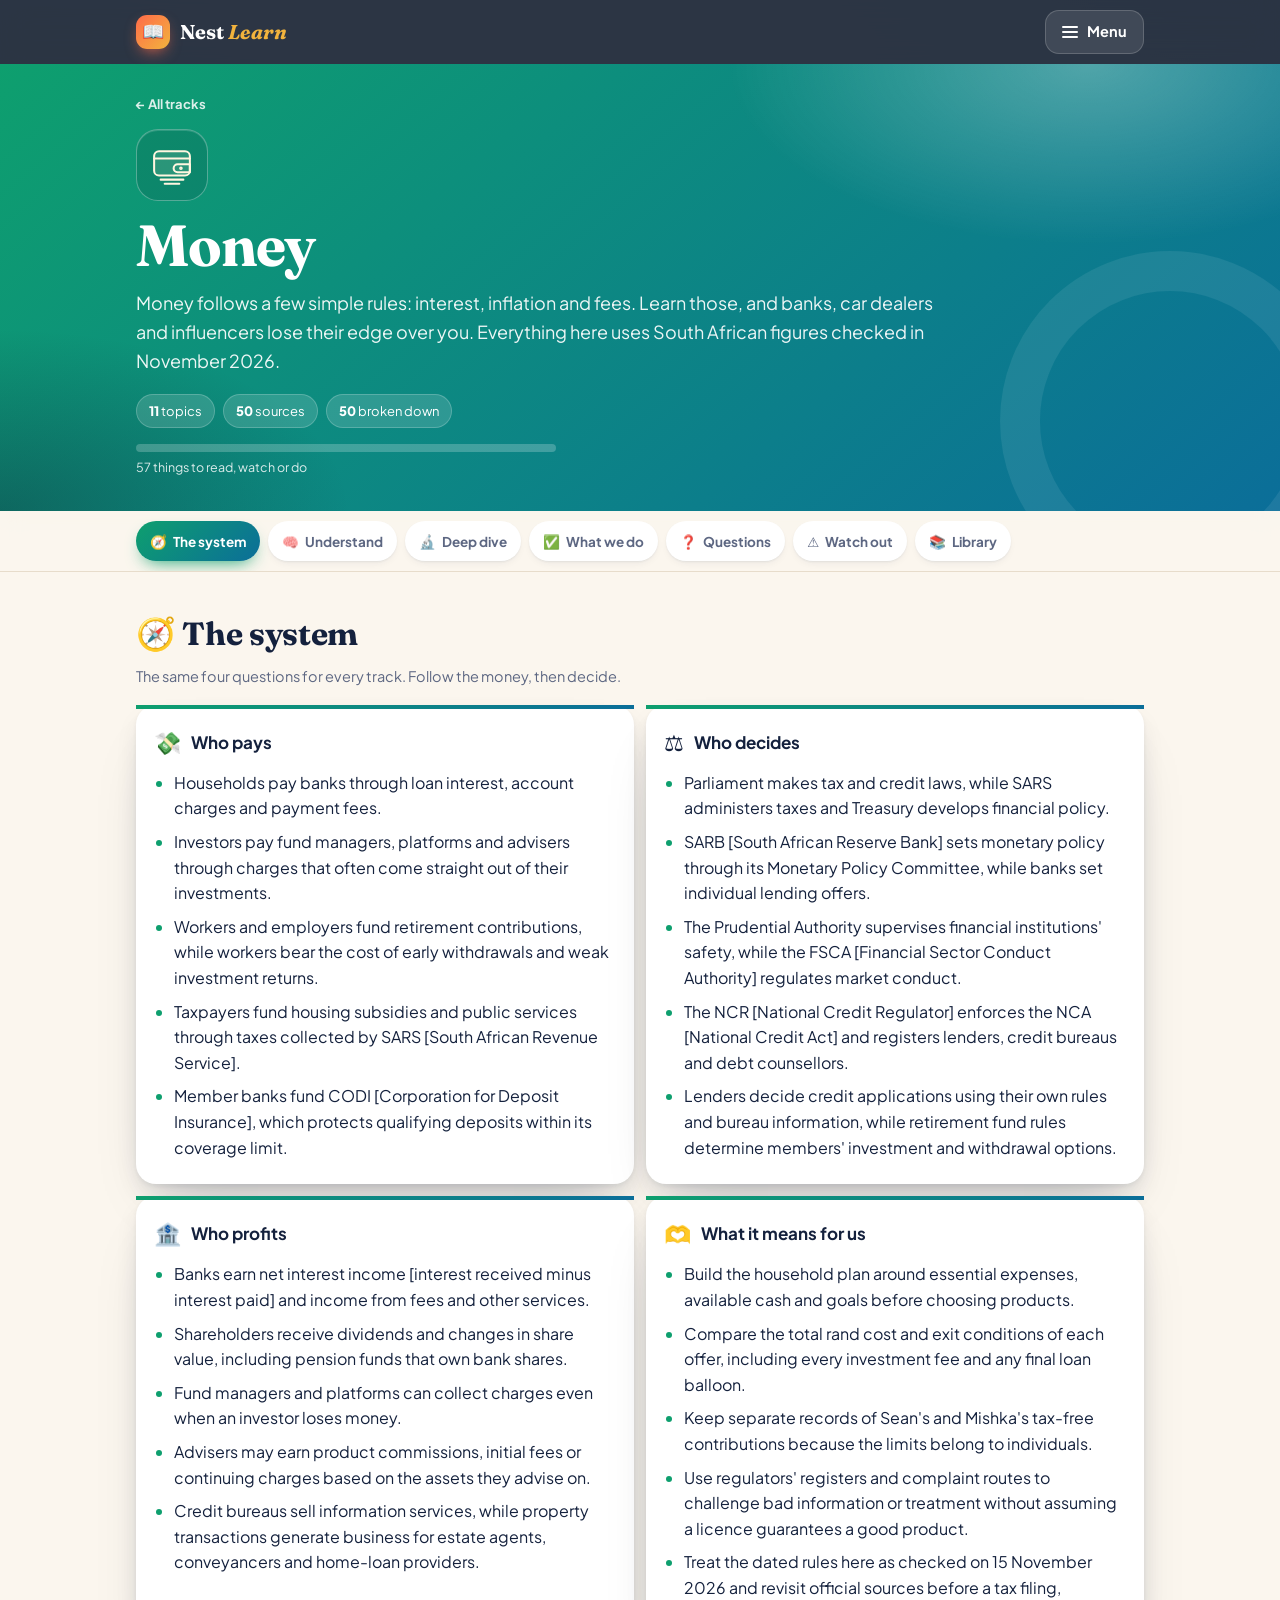
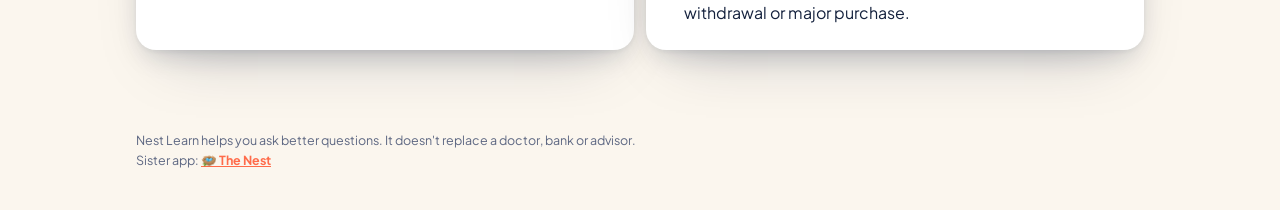
<file: money.html>
<!doctype html>
<html lang="en">
<head>
<meta charset="utf-8">
<meta name="viewport" content="width=device-width, initial-scale=1, viewport-fit=cover">
<meta name="theme-color" content="#0F1B2D">
<meta name="color-scheme" content="light dark">
<meta name="apple-mobile-web-app-capable" content="yes">
<meta name="mobile-web-app-capable" content="yes">
<meta name="apple-mobile-web-app-status-bar-style" content="black-translucent">
<meta name="apple-mobile-web-app-title" content="Nest Learn">
<link rel="manifest" href="manifest.webmanifest">
<link rel="apple-touch-icon" href="apple-touch-icon.png">
<meta name="robots" content="noindex, nofollow">
<title>Money · Nest Learn</title>
<link rel="icon" href="data:image/svg+xml,<svg xmlns='http://www.w3.org/2000/svg' viewBox='0 0 100 100'><text y='.9em' font-size='90'>💸</text></svg>">
<link rel="preconnect" href="https://fonts.googleapis.com">
<link rel="preconnect" href="https://fonts.gstatic.com" crossorigin>
<link rel="stylesheet" href="https://fonts.googleapis.com/css2?family=Fraunces:opsz,wght@9..144,500..800&family=Plus+Jakarta+Sans:wght@400;500;600;700;800&display=swap">
<link rel="stylesheet" href="learn.css?v=20261117a">
<style>:root { --t1: #0E9F6E; --t2: #0B6E99; }</style>
</head>
<body>

<header class="top"><div class="top-in">
  <a class="brand" href="index.html"><span class="logo">📖</span><span>Nest <i>Learn</i></span></a>
  <button type="button" class="menubtn" aria-expanded="false" aria-controls="menu"><span class="bars"></span> Menu</button>
</div></header>
<div class="menu" id="menu" hidden><div class="menu-in"><p class="mlbl">Jump to any track, or straight to one view</p><a class="mi" href="index.html"><span class="mic">🏠</span><span><b>Home</b><small>All tracks</small></span></a><div class="mgroup" style="--t1:#C2185B;--t2:#7B1FA2"><a class="mi" href="cervix.html"><span class="mic">🌸</span><span><b>Cervix &amp; preterm risk</b><small>45 sources</small></span></a><div class="mviews"><a href="cervix.html#system">🧭 The system</a><a href="cervix.html#understand">🧠 Understand</a><a href="cervix.html#deep">🔬 Deep dive</a><a href="cervix.html#do">✅ What we do</a><a href="cervix.html#ask">❓ Questions</a><a href="cervix.html#watch">⚠️ Watch out</a><a href="cervix.html#library">📚 Library</a></div></div><div class="mgroup" style="--t1:#0E9F6E;--t2:#0B6E99"><a class="mi" aria-current="page" href="money.html"><span class="mic">💸</span><span><b>Money</b><small>50 sources</small></span></a><div class="mviews"><a href="money.html#system">🧭 The system</a><a href="money.html#understand">🧠 Understand</a><a href="money.html#deep">🔬 Deep dive</a><a href="money.html#do">✅ What we do</a><a href="money.html#ask">❓ Questions</a><a href="money.html#watch">⚠️ Watch out</a><a href="money.html#library">📚 Library</a></div></div><div class="mgroup" style="--t1:#E8553D;--t2:#C2185B"><a class="mi" href="body.html"><span class="mic">🫀</span><span><b>Body</b><small>52 sources</small></span></a><div class="mviews"><a href="body.html#system">🧭 The system</a><a href="body.html#understand">🧠 Understand</a><a href="body.html#deep">🔬 Deep dive</a><a href="body.html#do">✅ What we do</a><a href="body.html#ask">❓ Questions</a><a href="body.html#watch">⚠️ Watch out</a><a href="body.html#library">📚 Library</a></div></div><div class="mgroup" style="--t1:#5A9E2F;--t2:#D9822B"><a class="mi" href="food.html"><span class="mic">🥕</span><span><b>Food</b><small>61 sources</small></span></a><div class="mviews"><a href="food.html#system">🧭 The system</a><a href="food.html#understand">🧠 Understand</a><a href="food.html#deep">🔬 Deep dive</a><a href="food.html#do">✅ What we do</a><a href="food.html#ask">❓ Questions</a><a href="food.html#watch">⚠️ Watch out</a><a href="food.html#library">📚 Library</a></div></div><div class="mgroup" style="--t1:#1E88E5;--t2:#00ACC1"><a class="mi" href="water.html"><span class="mic">💧</span><span><b>Water</b><small>59 sources</small></span></a><div class="mviews"><a href="water.html#system">🧭 The system</a><a href="water.html#understand">🧠 Understand</a><a href="water.html#deep">🔬 Deep dive</a><a href="water.html#do">✅ What we do</a><a href="water.html#ask">❓ Questions</a><a href="water.html#watch">⚠️ Watch out</a><a href="water.html#library">📚 Library</a></div></div></div></div>

<section class="hero"><div class="hero-in">
<a class="crumb" href="index.html">← All tracks</a>
<div class="hemoji"><svg class="track-art" viewBox="0 0 64 64" fill="none" stroke="currentColor" stroke-width="2.5" stroke-linecap="round" stroke-linejoin="round" aria-hidden="true" focusable="false"><rect class="art-fill" x="10" y="15" width="44" height="30" rx="6"/><path d="M10 24h44M39 31h15v10H39a5 5 0 0 1 0-10Z"/><circle cx="43" cy="36" r="1"/><path d="M18 50h28M23 55h18"/></svg></div><h1>Money</h1><p class="lede">Money follows a few simple rules: interest, inflation and fees. Learn those, and banks, car dealers and influencers lose their edge over you. Everything here uses South African figures checked in November 2026.</p>
<div class="stats"><span><b>11</b> topics</span><span><b>50</b> sources</span>
<span><b>50</b> broken down</span></div>
<div class="tprog" data-track="money"><div class="bar"><span></span></div><small class="pc"></small></div>
</div></section>
<nav class="views" aria-label="Views"><div class="views-in"><a href="#system" data-v="system"><span>🧭</span>The system</a><a href="#understand" data-v="understand"><span>🧠</span>Understand</a><a href="#deep" data-v="deep"><span>🔬</span>Deep dive</a><a href="#do" data-v="do"><span>✅</span>What we do</a><a href="#ask" data-v="ask"><span>❓</span>Questions</a><a href="#watch" data-v="watch"><span>⚠️</span>Watch out</a><a href="#library" data-v="library"><span>📚</span>Library</a></div></nav>
<main class="wrap">
<section class="view" id="system"><h2>🧭 The system</h2><p class="vsub">The same four questions for every track. Follow the money, then decide.</p><div class="sysgrid"><div class="sys"><div class="sysh"><span>💸</span><b>Who pays</b></div><ul class="pts"><li>Households pay banks through loan interest, account charges and payment fees.</li><li>Investors pay fund managers, platforms and advisers through charges that often come straight out of their investments.</li><li>Workers and employers fund retirement contributions, while workers bear the cost of early withdrawals and weak investment returns.</li><li>Taxpayers fund housing subsidies and public services through taxes collected by SARS [South African Revenue Service].</li><li>Member banks fund CODI [Corporation for Deposit Insurance], which protects qualifying deposits within its coverage limit.</li></ul></div><div class="sys"><div class="sysh"><span>⚖️</span><b>Who decides</b></div><ul class="pts"><li>Parliament makes tax and credit laws, while SARS administers taxes and Treasury develops financial policy.</li><li>SARB [South African Reserve Bank] sets monetary policy through its Monetary Policy Committee, while banks set individual lending offers.</li><li>The Prudential Authority supervises financial institutions&#x27; safety, while the FSCA [Financial Sector Conduct Authority] regulates market conduct.</li><li>The NCR [National Credit Regulator] enforces the NCA [National Credit Act] and registers lenders, credit bureaus and debt counsellors.</li><li>Lenders decide credit applications using their own rules and bureau information, while retirement fund rules determine members&#x27; investment and withdrawal options.</li></ul></div><div class="sys"><div class="sysh"><span>🏦</span><b>Who profits</b></div><ul class="pts"><li>Banks earn net interest income [interest received minus interest paid] and income from fees and other services.</li><li>Shareholders receive dividends and changes in share value, including pension funds that own bank shares.</li><li>Fund managers and platforms can collect charges even when an investor loses money.</li><li>Advisers may earn product commissions, initial fees or continuing charges based on the assets they advise on.</li><li>Credit bureaus sell information services, while property transactions generate business for estate agents, conveyancers and home-loan providers.</li></ul></div><div class="sys"><div class="sysh"><span>🫶</span><b>What it means for us</b></div><ul class="pts"><li>Build the household plan around essential expenses, available cash and goals before choosing products.</li><li>Compare the total rand cost and exit conditions of each offer, including every investment fee and any final loan balloon.</li><li>Keep separate records of Sean&#x27;s and Mishka&#x27;s tax-free contributions because the limits belong to individuals.</li><li>Use regulators&#x27; registers and complaint routes to challenge bad information or treatment without assuming a licence guarantees a good product.</li><li>Treat the dated rules here as checked on 15 November 2026 and revisit official sources before a tax filing, withdrawal or major purchase.</li></ul></div></div></section>
<section class="view" id="understand"><h2>🧠 Understand it</h2><p class="vsub">The basics, in plain words.</p><div class="accs"><details class="acc" open><summary><span class="n">1</span><span class="st"><b>How money moves</b><small>6 key points</small></span></summary><div class="bd"><ul class="pts"><li>Interest is the price of borrowing money. When you borrow, you pay it. When you save, you earn it.</li><li>Compound interest means you earn interest on your interest. R1,000 a month at 10% a year grows to about R759,000 after 20 years. You only put in R240,000.</li><li>Inflation (prices rising over time) quietly eats cash. Money sitting in a 0% account loses buying power every year.</li><li>Banks make money on the spread (the gap between what they pay savers and what they charge borrowers), plus fees.</li><li>The repo rate is the rate the Reserve Bank (SARB) charges banks. Prime is the base rate banks lend at, normally repo plus 3.5 points.</li><li>In September 2026 the SARB raised repo to 7.25%, so prime went to 10.75%. Most home and car loans are priced as prime plus or minus something, so your instalment moves when the SARB moves.</li></ul></div></details><details class="acc"><summary><span class="n">2</span><span class="st"><b>Debt: friend or trap</b><small>6 key points</small></span></summary><div class="bd"><ul class="pts"><li>Good debt buys something that grows or earns, like a home or a skill. Bad debt buys things that lose value fast, like clothes on store credit.</li><li>Your credit score is a number bureaus (companies that keep your borrowing history) give you. It drives the interest rate a bank offers you.</li><li>By law you get a free credit report from each credit bureau every year. TransUnion and Experian both offer this online.</li><li>If your report has a mistake, you can dispute it with the bureau that issued it, for free.</li><li>Paying on time every month matters most. Keep credit card and store card balances low compared to their limits.</li><li>The National Credit Act (NCA) is the law that governs lending. Only borrow from lenders registered with the National Credit Regulator (NCR).</li></ul></div></details><details class="acc"><summary><span class="n">3</span><span class="st"><b>Growing money</b><small>6 key points</small></span></summary><div class="bd"><ul class="pts"><li>Step one is an emergency fund (cash for surprises, like a job loss or a car repair). Aim for 3 to 6 months of expenses in a separate savings account.</li><li>A Tax-Free Savings Account (TFSA) lets your money grow with no tax on interest, dividends or growth. From 1 March 2026 the limit is R46,000 a year and R500,000 in your lifetime, per person.</li><li>Go over the TFSA limit and SARS charges 40% tax on the excess. Unused yearly space is lost, it does not carry over.</li><li>A retirement annuity (RA, a personal retirement fund) is tax-deductible. You can deduct up to 27.5% of your income, capped at R430,000 a year from March 2026.</li><li>Under the two-pot system (since September 2024), one-third of new retirement contributions goes to a savings pot. You can withdraw from it once per tax year, minimum R2,000, taxed at your marginal rate (the tax rate on your top slice of income).</li><li>Low-cost index funds and ETFs (exchange-traded funds, which buy a whole market in one go) beat most expensive funds over time. Fees matter: R1,000 a month for 30 years grows to about R1.83m at 9% a year, but only R1.35m at 7.5%.</li></ul></div></details><details class="acc"><summary><span class="n">4</span><span class="st"><b>Housing: rent vs buy</b><small>6 key points</small></span></summary><div class="bd"><ul class="pts"><li>Renting is not &#x27;dead money&#x27;. A bond also has dead money: interest, rates, levies, insurance and repairs.</li><li>A R1.2m bond over 20 years at prime (10.75%) costs about R12,180 a month. Compare that full cost to your rent, not just the price tag.</li><li>Transfer duty (a tax on buying property) is 0% on homes up to R1,210,000 for 2026/27. You still pay bond registration and conveyancing (legal transfer) fees.</li><li>A deposit lowers your loan and often gets you a better rate. Banks check your income, expenses, credit record and existing debts.</li><li>Bond originators like ooba and BetterBond send one application to several banks so they compete for you. ooba&#x27;s service is free to you.</li><li>First Home Finance (formerly FLISP) is a once-off government subsidy for first-time buyers with household income of R3,501 to R22,000 a month. If you earn above that together, you will not qualify.</li></ul></div></details><details class="acc"><summary><span class="n">5</span><span class="st"><b>Cars and car loans</b><small>6 key points</small></span></summary><div class="bd"><ul class="pts"><li>A car loses value from day one. Treat it as a cost, not an investment.</li><li>Vehicle finance uses the car as security, so it is usually cheaper than an unsecured personal loan.</li><li>Small rate gaps add up. A R250,000 car over 72 months costs about R4,730 a month at 10.75%, and about R4,990 at 12.75%. That gap is roughly R19,000 over the loan.</li><li>A balloon payment (a big lump sum you owe at the end) lowers the monthly instalment but costs more. With a 30% balloon at 12.75%, the instalment drops to about R4,290, but the total rises to about R384,000.</li><li>Total cost of ownership is instalment plus insurance, fuel, services, tyres and tolls. Budget for all of it before you choose a car.</li><li>A bigger deposit, a shorter term, no balloon and a clean credit report are what get you a better deal by Q2 2027.</li></ul></div></details><details class="acc"><summary><span class="n">6</span><span class="st"><b>Building your own thing</b><small>6 key points</small></span></summary><div class="bd"><ul class="pts"><li>Side income is taxable. SARS counts it together with your salary.</li><li>For 2026/27, you pay no income tax under 65 if your total taxable income is below R99,000.</li><li>If you earn income that is not salary, SARS treats you as a provisional taxpayer. That means you pay tax in advance, by the end of August and the end of February.</li><li>Keep records of what you earn and spend on the side hustle. Legitimate business costs can reduce the tax you owe.</li><li>You can register a company online with CIPC (the Companies and Intellectual Property Commission). Start as a sole trader first if it is small, and register a company once it grows.</li><li>Grow skills and income first. A raise or a client is worth far more than chasing a few extra percent on savings.</li></ul></div></details></div></section>
<section class="view" id="deep"><h2>🔬 Deep dive</h2><p class="vsub">Past the basics: the evidence, the economics, the misconceptions.</p><div class="accs"><details class="acc"><summary><span class="n">1</span><span class="st"><b>Money is a promise, and banks have constraints</b><small>14 key points</small></span></summary><div class="bd"><ul class="pts"><li>A bank deposit is the bank&#x27;s debt to you, while physical cash is central bank money.</li><li>SARB&#x27;s 2025 money background note explains how bank lending creates matching loans and deposits.</li><li>A bank records a loan as an asset [money owed to it] and a deposit as a liability [money it owes].</li><li>Creating deposits does not give banks unlimited spending power because lending brings funding needs, credit losses and regulatory constraints.</li><li>Bank profits must be assessed after funding costs, operating costs and bad debts rather than treating all interest receipts as profit.</li><li>BusinessTech&#x27;s bank comparison mixes different financial year ends, so its figures cannot be read as one identical reporting period.</li><li>The repo rate [SARB&#x27;s policy interest rate] influences borrowing costs but does not determine the exact rate on your loan.</li><li>SARB now targets 3% inflation with a tolerance band of one percentage point on either side.</li><li>SARB says policy changes typically affect the economy over roughly 12 to 24 months.</li><li>Lower inflation means prices rise more slowly rather than returning to their old level.</li><li>CODI covers up to R100,000 per qualifying depositor per bank across qualifying deposits, including interest.</li><li>Several accounts at the same bank share that deposit-insurance limit.</li><li>A bank money-market deposit can qualify for cover, while a money-market unit trust is an investment outside CODI&#x27;s cover.</li><li>A return is real [adjusted for inflation] only after accounting for the loss of buying power.</li></ul></div></details><details class="acc"><summary><span class="n">2</span><span class="st"><b>Credit is a contract, not a character score</b><small>15 key points</small></span></summary><div class="bd"><ul class="pts"><li>A bureau supplies credit information, while the lender makes the approval decision.</li><li>A high credit score cannot make a loan affordable if repayments leave too little for living costs.</li><li>TransUnion&#x27;s page explains that errors and identity theft can affect the report used by a lender.</li><li>The NCR&#x27;s dispute guidance requires a bureau investigation before escalation to the regulator.</li><li>Keep the dispute reference and payment evidence so the complaint can be traced.</li><li>A quoted monthly instalment hides the loan term, interest, service fees, insurance and any final balance.</li><li>A balloon [a lump sum postponed until the end] reduces monthly capital repayment without forgiving the postponed debt.</li><li>Interest continues on the outstanding balloon balance during the loan.</li><li>Negative equity [owing more than the car can sell for] makes changing cars expensive.</li><li>A deposit and a shorter repayment term reduce debt exposure but must leave enough cash for emergencies.</li><li>Debt consolidation replaces debts with a new loan, while debt counselling restructures repayments through the NCA process.</li><li>Debt counselling does not cancel debt and usually prevents further borrowing while the process applies.</li><li>A debt counsellor&#x27;s own NCR registration must be checked even when the service uses a familiar company name.</li><li>GroundUp&#x27;s historical grant-lending analysis shows how a legally permitted price can still be harmful for a vulnerable household.</li><li>Stellenbosch Law Clinic&#x27;s payroll investigation shows why deductions deserve scrutiny even when an employer processes them.</li></ul></div></details><details class="acc"><summary><span class="n">3</span><span class="st"><b>The investment and its tax wrapper are different choices</b><small>17 key points</small></span></summary><div class="bd"><ul class="pts"><li>A TFSA [tax-free savings account] is a tax treatment, while an ETF [exchange-traded fund] is an investment that may fit inside it.</li><li>For the 2027 tax year from 1 March 2026 to 28 February 2027, SARS lists the annual TFSA contribution limit as R46,000 per person.</li><li>The TFSA lifetime contribution limit remains R500,000 per person across providers.</li><li>Investment growth inside a TFSA does not use contribution room.</li><li>Withdrawing TFSA money does not restore contribution room when that money is paid back.</li><li>Use a formal provider transfer to move a TFSA instead of withdrawing and depositing the cash yourself.</li><li>An RA [retirement annuity] offers contribution tax deductions in exchange for retirement access restrictions.</li><li>SARS lists a 2026/27 deduction ceiling of 27.5% of the greater of remuneration or taxable income, subject to the R430,000 annual cap and statutory calculation rules.</li><li>That deduction limit covers pension, provident and RA contributions together.</li><li>A tax deduction reduces taxable income rather than refunding the entire amount invested.</li><li>Retirement withdrawals and retirement income can be taxed later, so an RA is not a promise that all future benefits are tax-free.</li><li>Regulation 28 [retirement fund investment rules] limits portfolio exposures, so an RA has different investment constraints from a discretionary account.</li><li>Under two-pot rules, generally one-third of new contributions goes to the savings component and two-thirds to the retirement component.</li><li>Older savings normally remain in a vested component [money governed by earlier access rules], so many people actually have three components.</li><li>The savings component permits a minimum R2,000 withdrawal generally once per tax year per fund, subject to eligibility and fund rules.</li><li>A two-pot withdrawal adds taxable income and can lose both administration charges and future compound growth.</li><li>Available cash, expected tax relief and time until the goal should determine the choice between ordinary savings, a TFSA and retirement saving.</li></ul></div></details><details class="acc"><summary><span class="n">4</span><span class="st"><b>Compounding rewards patience and also compounds fees</b><small>17 key points</small></span></summary><div class="bd"><ul class="pts"><li>An index [a rule-based market measure] is a benchmark rather than something you can buy directly.</li><li>An index fund aims to track an index through an investable portfolio.</li><li>An ETF can hold shares, bonds or other exposures, so the ETF label alone does not tell you its risk.</li><li>A global equity fund bought in rands still carries foreign-market and currency exposure.</li><li>Several funds can hold the same large companies, so counting fund names does not measure diversification [spreading exposure].</li><li>SPIVA&#x27;s year-end 2025 study found 94% of South African equity funds lagged its capped composite benchmark over ten years.</li><li>The same study found only 32% of short-term bond funds lagged their benchmark over ten years, so active management results differ by category.</li><li>Survivorship bias [ignoring funds that closed or merged] can make investment results look better than investors actually experienced.</li><li>A benchmark return is not the return of a purchasable ETF after its fees and trading costs.</li><li>The TER [total expense ratio] does not capture every cost an investor pays.</li><li>EAC [effective annual cost] estimates the combined effect of investment, advice, administration and other charges over stated periods.</li><li>Ask for EAC figures for the same contribution amount and holding period before comparing products.</li><li>Illustrative arithmetic: R100,000 growing at 8% a year for 30 years becomes about R1,006,266 before tax.</li><li>Illustrative arithmetic: reducing that annual growth to 6% leaves about R574,349 after 30 years.</li><li>Those calculations assume constant annual returns and no further contributions rather than predicting market performance.</li><li>Ask an adviser for the rand cost, payment model, conflicts and work delivered before accepting a recurring percentage fee.</li><li>An FSCA licence must match the firm, person and service being offered because scammers can copy genuine licence numbers.</li></ul></div></details><details class="acc"><summary><span class="n">5</span><span class="st"><b>Housing and business decisions are cash-flow decisions</b><small>21 key points</small></span></summary><div class="bd"><ul class="pts"><li>Rent buys housing services, while buying adds a concentrated property investment financed by a long debt contract.</li><li>Compare rent with interest, rates, levies, insurance, maintenance and transaction costs rather than with the bond instalment alone.</li><li>Capital repayment [reducing the loan balance] builds equity rather than disappearing as an expense.</li><li>Buying also ties up a deposit that could otherwise earn an investment return.</li><li>Daily Maverick&#x27;s suggested eight-year holding period is a planning rule of thumb rather than a universal break-even date.</li><li>Compare actual Edenvale sale prices and rents for similar homes because Cape Town price growth is not a Johannesburg forecast.</li><li>Check sectional-title body corporate accounts and maintenance plans for possible special levies [extra charges to owners].</li><li>Ekurhuleni publishes separate rates, electricity, water, sewerage and waste schedules for the 2026/27 municipal year.</li><li>Illustrative arithmetic: a R1 million loan over 20 years at a constant 10% costs about R9,650 a month before fees and insurance.</li><li>Illustrative arithmetic: the same loan at a constant 12% costs about R11,011 a month before fees and insurance.</li><li>The 10% example repays about R1.316 million in interest over 20 years if payments and the rate never change.</li><li>A longer loan can lower the instalment while increasing total interest.</li><li>A side business should track sales, costs and unpaid invoices separately from household spending.</li><li>A sole proprietor [an individual trading in their own capacity] declares business income on their personal tax return and carries personal liability.</li><li>Private spending does not become a business deduction simply because it is paid from a business account.</li><li>SARS generally requires deductible business expenditure to be incurred for trade and producing income, with separate rules for capital assets.</li><li>Provisional tax [advance income-tax payments] can apply to side-business income even when PAYE [tax withheld from salary] already covers a day job.</li><li>A company adds CIPC annual-return and beneficial-ownership duties alongside its SARS obligations.</li><li>The SARS Budget 2026 FAQ says it administers the R2.3 million compulsory VAT threshold from 1 April 2026 while noting the legislative process.</li><li>Use the VAT threshold for taxable supplies [sales counted under VAT rules] rather than treating it as a profit threshold.</li><li>Set aside tax from business receipts before treating the remaining cash as available household income.</li></ul></div></details></div></section>
<section class="view" id="do"><h2>✅ What we actually do</h2><p class="vsub">Tick them off as you go.</p><ul class="checks"><li><label><input type="checkbox" data-ck="money:do:0"><span>Pull your free TransUnion and Experian credit reports this month. Dispute any errors.</span></label></li><li><label><input type="checkbox" data-ck="money:do:1"><span>Open a separate emergency fund account. Automate a debit order on payday.</span></label></li><li><label><input type="checkbox" data-ck="money:do:2"><span>Write down your full monthly spending for 3 months before the car decision.</span></label></li><li><label><input type="checkbox" data-ck="money:do:3"><span>Save a car deposit now. Aim to finance with no balloon and a 60-month term or shorter.</span></label></li><li><label><input type="checkbox" data-ck="money:do:4"><span>Each of you open a TFSA with a low-cost index ETF once the emergency fund is in place.</span></label></li><li><label><input type="checkbox" data-ck="money:do:5"><span>Check what your employer&#x27;s retirement fund charges in fees. Avoid two-pot withdrawals unless it is a real emergency.</span></label></li><li><label><input type="checkbox" data-ck="money:do:6"><span>Run the ooba bond and transfer cost calculator for a home you like, and compare it with your current rent.</span></label></li></ul></section>
<section class="view" id="ask"><h2>❓ Questions to ask</h2><p class="vsub">Screenshot these or read them out.</p><ol class="asks"><li>What is the interest rate as prime plus or minus, and is it fixed or linked to prime?</li><li>What is the total amount I will repay over the full term, including all fees?</li><li>Is there a balloon or residual payment in this deal? Show me the quote without one.</li><li>What is the monthly service fee and initiation fee, and are they included in the instalment?</li><li>What credit life or insurance are you adding, and can I use my own cover instead?</li><li>What are the total annual fees on this fund (TER plus platform plus advice fees)?</li><li>Are you registered with the FSCA, and what is your FSP number?</li></ol></section>
<section class="view" id="watch"><h2>⚠️ Watch out for</h2><p class="vsub">Myths, traps and red flags.</p><ul class="warns"><li>Forex and crypto &#x27;mentors&#x27; selling courses or signals. Most earn from your fees and sign-ups, not from trading.</li><li>Guaranteed high returns are a lie. Real investments go up and down.</li><li>MLMs (multi-level marketing) where you profit by recruiting people, not by selling to real customers.</li><li>Deepfake videos of Ramaphosa, Motsepe or TV presenters promoting investments. The FSCA has warned about these.</li><li>Loan sharks (mashonisas) who want to keep your bank card or ID as security. Walk away.</li><li>High balloon payments that make a car look affordable. The lump sum does not go away.</li><li>Two-pot withdrawals for non-emergencies. You pay tax now and lose years of compound growth.</li><li>Paying a website for your credit report. You get one free from each bureau every year.</li></ul></section>
<section class="view" id="library"><h2>📚 Library</h2><p class="vsub">50 sources. Tap a card for the breakdown. Tap ✓ when you've read, watched or been.</p>
<details class="addbox" data-track="Money"><summary><span class="pl">＋</span><span><b>Add a find</b>
<small>Something you came across. Babybean digs into it, breaks it down, and adds it here.</small></span></summary>
<div class="abd"><div class="qchips kpick" role="group" aria-label="What is it"><button type="button" aria-pressed="false">📚 Book</button><button type="button" aria-pressed="false">🎬 Video</button><button type="button" aria-pressed="false">📰 Article</button><button type="button" aria-pressed="false">🌐 Website</button><button type="button" aria-pressed="false">🎧 Podcast</button><button type="button" aria-pressed="false">📍 Place</button></div>
<textarea placeholder="Paste the link, or the name of the book or video. Add a note: why it caught your eye."></textarea>
<button type="button" class="sendbtn">Send to Babybean →</button>
<p class="how">Opens Telegram with your find ready to send.</p></div></details>
<div class="filt" role="group" aria-label="Filter"><button aria-pressed="true" data-f="all">All</button><button aria-pressed="false" data-f="article">📰 Articles</button><button aria-pressed="false" data-f="website">🌐 Websites</button><button aria-pressed="false" data-f="study">🔬 Studies</button><button aria-pressed="false" data-f="book">📚 Books</button><button aria-pressed="false" data-f="video">🎬 Videos</button><button aria-pressed="false" data-f="podcast">🎧 Podcasts</button><button aria-pressed="false" data-f="tool">🧰 Tools</button></div>
<div class="rlist">
<article class="rc" data-type="book" data-rk="money:r:https://exclusivebooks.co.za/products/9781770109698"><div class="rtop"><span class="ric">📚</span><div class="rtx"><span class="rty">Book</span><b>Boss Your Money: Learn the Wealth Creation Formula</b><small>Nokuhle Kumalo — Pan Macmillan South Africa · 2026</small></div></div><p class="rwhy">A South African chartered accountant&#x27;s practical guide to a first car, contracts, insurance and building wealth on a local salary.</p><p class="racc">🔑 Buy, about R340 (Exclusive Books, Wordsworth)</p><details class="brk"><summary>🧠 Breakdown · 4 key points</summary><ul class="pts"><li>Start by tracking monthly income against spending. Extreme frugality is not the route to wealth.</li><li>Insure against the things that could bankrupt you, and avoid being overinsured.</li><li>It puts price tags on big life events such as having children, so planning is less emotional.</li><li>It warns that too many side hustles cause stress, so investing should be central.</li></ul></details><div class="racts"><a class="op" href="https://exclusivebooks.co.za/products/9781770109698" target="_blank" rel="noopener">Open ↗</a><button type="button" class="done">✓ Done</button></div></article>
<article class="rc" data-type="book" data-rk="money:r:https://exclusivebooks.co.za/products/9781529945904"><div class="rtop"><span class="ric">📚</span><div class="rtx"><span class="rty">Book</span><b>The Wealth Ladder</b><small>Nick Maggiulli — Portfolio / Cornerstone · 2025</small></div></div><p class="rwhy">Shows that the right money move depends on how much you already have: save, invest or grow the business.</p><p class="racc">🔑 Buy, about R455 (Exclusive Books). Kindle and Audible too.</p><details class="brk"><summary>🧠 Breakdown · 4 key points</summary><ul class="pts"><li>It splits net worth into levels, and each level needs a different strategy.</li><li>Early on, growing your income matters more than investment returns.</li><li>Later levels shift towards investing, then towards using wealth well.</li><li>It&#x27;s US-based, so adjust the tax and account details for South Africa.</li></ul></details><div class="racts"><a class="op" href="https://exclusivebooks.co.za/products/9781529945904" target="_blank" rel="noopener">Open ↗</a><button type="button" class="done">✓ Done</button></div></article>
<article class="rc" data-type="book" data-rk="money:r:https://exclusivebooks.co.za/products/9781804091890"><div class="rtop"><span class="ric">📚</span><div class="rtx"><span class="rty">Book</span><b>The Art of Spending Money</b><small>Morgan Housel — Harriman House · 2025</small></div></div><p class="rwhy">The other half of money most books skip: spending it well. Useful with a baby and a business budget ahead.</p><p class="racc">🔑 Buy, about R409 (Exclusive Books), about R340 (Readers Warehouse)</p><details class="brk"><summary>🧠 Breakdown · 3 key points</summary><ul class="pts"><li>It treats spending as a skill, like saving and investing.</li><li>It looks at why people spend to impress others, and what brings lasting satisfaction.</li><li>It asks what money is for once the basics are covered.</li></ul></details><div class="racts"><a class="op" href="https://exclusivebooks.co.za/products/9781804091890" target="_blank" rel="noopener">Open ↗</a><button type="button" class="done">✓ Done</button></div></article>
<article class="rc" data-type="book" data-rk="money:r:https://www.exclusivebooks.co.za/product/9781804090633"><div class="rtop"><span class="ric">📚</span><div class="rtx"><span class="rty">Book</span><b>Same as Ever</b><small>Morgan Housel — Harriman House · 2023</small></div></div><p class="rwhy">How to plan around risk and surprises, useful for long-term investing and a business with uneven income.</p><p class="racc">🔑 Buy, about R309 (Exclusive Books). Kindle too.</p><details class="brk"><summary>🧠 Breakdown · 3 key points</summary><ul class="pts"><li>Short chapters on things that never change: behaviour, risk and greed.</li><li>Forecasts fail, so preparing for surprises beats predicting them.</li><li>Keep a margin of safety in money and in life.</li></ul></details><div class="racts"><a class="op" href="https://www.exclusivebooks.co.za/product/9781804090633" target="_blank" rel="noopener">Open ↗</a><button type="button" class="done">✓ Done</button></div></article>
<article class="rc" data-type="book" data-rk="money:r:https://www.takealot.com/buy-your-first-home/PLID93815832"><div class="rtop"><span class="ric">📚</span><div class="rtx"><span class="rty">Book</span><b>Buy Your First Home: South Africa&#x27;s Ultimate Property Guide for Newbies</b><small>Zamantungwa Khumalo — Penguin Random House SA · 2023</small></div></div><p class="rwhy">The clearest South African guide to renting vs buying and the steps of a first purchase.</p><p class="racc">🔑 Buy, R159 on Takealot (checked 17 Nov)</p><details class="brk"><summary>🧠 Breakdown · 3 key points</summary><ul class="pts"><li>Written for South African first-time buyers.</li><li>Walks through bonds, deposits and the buying process.</li><li>Check current transfer costs and bond rules, as they change.</li></ul></details><div class="racts"><a class="op" href="https://www.takealot.com/buy-your-first-home/PLID93815832" target="_blank" rel="noopener">Open ↗</a><button type="button" class="done">✓ Done</button></div></article>
<article class="rc" data-type="book" data-rk="money:r:https://www.takealot.com/things-i-wish-i-knew/PLID102224503"><div class="rtop"><span class="ric">📚</span><div class="rtx"><span class="rty">Book</span><b>Things I Wish I Knew: What No One Teaches You About Starting and Growing a Business</b><small>Andile Khumalo — Penguin Random House SA · 2026</small></div></div><p class="rwhy">A South African founder&#x27;s honest account of business decisions, useful for running Top Click Media.</p><p class="racc">🔑 Buy, R239 on Takealot (checked 17 Nov)</p><details class="brk"><summary>🧠 Breakdown · 3 key points</summary><ul class="pts"><li>It draws on real decisions and outcomes rather than formulas.</li><li>The author founded I AM AN ENTREPRENEUR, which supports small and medium businesses.</li><li>Read a sample before buying.</li></ul></details><div class="racts"><a class="op" href="https://www.takealot.com/things-i-wish-i-knew/PLID102224503" target="_blank" rel="noopener">Open ↗</a><button type="button" class="done">✓ Done</button></div></article>
<article class="rc" data-type="study" data-rk="money:r:https://ora.ox.ac.uk/objects/uuid:92d05f54-79cb-4da9-b185-68417fc210f4"><div class="rtop"><span class="ric">🔬</span><div class="rtx"><span class="rty">Study</span><b>New models for South African consumption, house prices, and mortgage and non-mortgage debt</b><small>Janine Aron &amp; John Muellbauer — Oxford CSAE Working Paper · 2025</small></div></div><p class="rwhy">Research on how SA household debt, interest rates and house prices feed into each other.</p><p class="racc">🔑 Free (open access)</p><details class="brk"><summary>🧠 Breakdown · 3 key points</summary><ul class="pts"><li>Non-mortgage debt is a bigger share of SA household debt than in richer countries.</li><li>Credit conditions for bonds and for other loans move differently.</li><li>House prices and debt can overshoot because buyers assume recent gains will continue.</li></ul></details><div class="racts"><a class="op" href="https://ora.ox.ac.uk/objects/uuid:92d05f54-79cb-4da9-b185-68417fc210f4" target="_blank" rel="noopener">Open ↗</a><button type="button" class="done">✓ Done</button></div></article>
<article class="rc" data-type="study" data-rk="money:r:https://www.ncr.org.za/documents/CBM/CBM%20Q2%202025.pdf"><div class="rtop"><span class="ric">🔬</span><div class="rtx"><span class="rty">Study</span><b>Credit Bureau Monitor, Q2 2025</b><small>National Credit Regulator (NCR) · 2025</small></div></div><p class="rwhy">Shows how many South Africans have damaged credit records, and why yours matters for car finance and a bond.</p><p class="racc">🔑 Free (NCR PDF)</p><details class="brk"><summary>🧠 Breakdown · 2 key points</summary><ul class="pts"><li>Credit bureaus held records for 29.24 million credit-active people in June 2025.</li><li>About 10.5 million (roughly 36%) had impaired records.</li></ul></details><div class="racts"><a class="op" href="https://www.ncr.org.za/documents/CBM/CBM%20Q2%202025.pdf" target="_blank" rel="noopener">Open ↗</a><button type="button" class="done">✓ Done</button></div></article>
<article class="rc" data-type="study" data-rk="money:r:https://www.ncr.org.za/documents/CCMR/CCMR%20REPORT%202026Q1.pdf"><div class="rtop"><span class="ric">🔬</span><div class="rtx"><span class="rty">Study</span><b>Consumer Credit Market Report, Q1 2026</b><small>National Credit Regulator (NCR) · 2026</small></div></div><p class="rwhy">The official quarterly picture of lending in SA: bonds, car finance and unsecured loans.</p><p class="racc">🔑 Free (NCR PDF)</p><details class="brk"><summary>🧠 Breakdown · 2 key points</summary><ul class="pts"><li>Built from returns that lenders must file under the National Credit Act.</li><li>Shows where credit, and risk, is growing.</li></ul></details><div class="racts"><a class="op" href="https://www.ncr.org.za/documents/CCMR/CCMR%20REPORT%202026Q1.pdf" target="_blank" rel="noopener">Open ↗</a><button type="button" class="done">✓ Done</button></div></article>
<article class="rc" data-type="study" data-rk="money:r:https://www.spglobal.com/spdji/en/documents/spiva/spiva-south-africa-year-end-2025.pdf"><div class="rtop"><span class="ric">🔬</span><div class="rtx"><span class="rty">Study</span><b>SPIVA South Africa Scorecard, Year-End 2025</b><small>S&amp;P Dow Jones Indices · 2025</small></div></div><p class="rwhy">Tests whether SA fund managers beat a cheap index: the core evidence for index funds and ETFs.</p><p class="racc">🔑 Free (PDF)</p><details class="brk"><summary>🧠 Breakdown · 3 key points</summary><ul class="pts"><li>80% of SA equity funds lagged their index in 2025.</li><li>66% of global equity funds sold in SA failed to beat the world index.</li><li>Over 10 years, about 75% of active funds underperformed on average.</li></ul></details><div class="racts"><a class="op" href="https://www.spglobal.com/spdji/en/documents/spiva/spiva-south-africa-year-end-2025.pdf" target="_blank" rel="noopener">Open ↗</a><button type="button" class="done">✓ Done</button></div></article>
<article class="rc" data-type="study" data-rk="money:r:https://www.resbank.co.za/content/dam/sarb/publications/quarterly-bulletins/articles-and-notes/2024/03Note%20on%20the%20state%20of%20household%20finances%20in%20South%20Africa.pdf"><div class="rtop"><span class="ric">🔬</span><div class="rtx"><span class="rty">Study</span><b>Note on the state of household finances in South Africa</b><small>J Mokoena &amp; K Setshedi — SARB Quarterly Bulletin · 2024</small></div></div><p class="rwhy">The Reserve Bank&#x27;s own look at SA household income, assets and debt: a baseline for your own numbers.</p><p class="racc">🔑 Free (SARB PDF)</p><details class="brk"><summary>🧠 Breakdown · 2 key points</summary><ul class="pts"><li>Uses household balance-sheet data from 2010 onwards.</li><li>Not checked in full yet, so skim it before relying on specific figures.</li></ul></details><div class="racts"><a class="op" href="https://www.resbank.co.za/content/dam/sarb/publications/quarterly-bulletins/articles-and-notes/2024/03Note%20on%20the%20state%20of%20household%20finances%20in%20South%20Africa.pdf" target="_blank" rel="noopener">Open ↗</a><button type="button" class="done">✓ Done</button></div></article>
<article class="rc" data-type="article" data-rk="money:r:https://www.sars.gov.za/types-of-tax/personal-income-tax/tax-free-investments/"><div class="rtop"><span class="ric">📰</span><div class="rtx"><span class="rty">Article</span><b>Tax-Free Investments</b><small>SARS</small></div></div><p class="rwhy">Official TFSA limits (R46,000 a year, R500,000 lifetime) and the 40% penalty.</p><details class="brk"><summary>🧠 Breakdown · 6 key points</summary><ul class="pts"><li>From 1 March 2026 the annual contribution limit is R46,000, replacing R36,000 for earlier tax years.</li><li>The lifetime contribution limit remains R500,000 per person across all their tax-free investments.</li><li>SARS imposes a 40% tax on contributions above the applicable annual or lifetime limit.</li><li>Income, dividends and capital gains inside qualifying accounts are exempt from the relevant South African taxes.</li><li>Investment growth does not use contribution room, but withdrawing and reinvesting money counts as a new contribution.</li><li>Formal transfers between tax-free accounts have been allowed since 1 March 2018.</li></ul></details><div class="racts"><a class="op" href="https://www.sars.gov.za/types-of-tax/personal-income-tax/tax-free-investments/" target="_blank" rel="noopener">Open ↗</a><button type="button" class="done">✓ Done</button></div></article>
<article class="rc" data-type="article" data-rk="money:r:https://www.sars.gov.za/tax-rates/income-tax/rates-of-tax-for-individuals/"><div class="rtop"><span class="ric">📰</span><div class="rtx"><span class="rty">Article</span><b>Rates of Tax for Individuals</b><small>SARS</small></div></div><p class="rwhy">Current tax tables and the R99,000 tax-free threshold for side-income planning.</p><details class="brk"><summary>🧠 Breakdown · 6 key points</summary><ul class="pts"><li>The 2027 tax year runs from 1 March 2026 to 28 February 2027.</li><li>Its first tax band is 18% on taxable income up to R245,100 before rebates.</li><li>The top marginal rate is 45% on taxable income above R1,878,600.</li><li>A marginal rate [the rate on the next slice of income] does not apply to every rand earned.</li><li>The primary rebate for 2026/27 is R17,820.</li><li>The under-65 tax threshold is R99,000, with higher thresholds for people aged 65 and older.</li></ul></details><div class="racts"><a class="op" href="https://www.sars.gov.za/tax-rates/income-tax/rates-of-tax-for-individuals/" target="_blank" rel="noopener">Open ↗</a><button type="button" class="done">✓ Done</button></div></article>
<article class="rc" data-type="tool" data-rk="money:r:https://www.transunion.co.za/assistance/free-credit-report"><div class="rtop"><span class="ric">🧰</span><div class="rtx"><span class="rty">Tool</span><b>Free Credit Report</b><small>TransUnion</small></div></div><p class="rwhy">Get your free yearly report and dispute errors.</p><details class="brk"><summary>🧠 Breakdown · 5 key points</summary><ul class="pts"><li>Consumers are entitled to a free credit report from each bureau every year.</li><li>The lender decides whether to grant credit and at what rate, while the bureau supplies information.</li><li>Checking the report can reveal incorrect payment records, personal details or possible identity theft.</li><li>Disputes should include supporting records such as payment receipts.</li><li>The page&#x27;s low take-up statistics come from 2014 and should not be treated as today&#x27;s participation rate.</li></ul></details><div class="racts"><a class="op" href="https://www.transunion.co.za/assistance/free-credit-report" target="_blank" rel="noopener">Open ↗</a><button type="button" class="done">✓ Done</button></div></article>
<article class="rc" data-type="tool" data-rk="money:r:https://www.fsca.co.za/"><div class="rtop"><span class="ric">🧰</span><div class="rtx"><span class="rty">Tool</span><b>FSP Search</b><small>FSCA</small></div></div><p class="rwhy">Check whether an adviser or investment firm is actually licensed before you pay anything.</p><details class="brk"><summary>🧠 Breakdown · 5 key points</summary><ul class="pts"><li>The FSCA homepage provides an FSP [financial services provider] search entry point.</li><li>It also directs users to lists of regulated insurers, investment schemes and retirement funds.</li><li>The warnings section identifies suspected unauthorised firms and impersonation schemes.</li><li>Its regulatory publications and actions provide context beyond the mere existence of a licence.</li><li>Use the actual search service to confirm authorisation rather than treating the homepage itself as a completed check.</li></ul></details><div class="racts"><a class="op" href="https://www.fsca.co.za/" target="_blank" rel="noopener">Open ↗</a><button type="button" class="done">✓ Done</button></div></article>
<article class="rc" data-type="article" data-rk="money:r:https://www.citizen.co.za/business/personal-finance/fsca-warning-these-well-known-people-cannot-help-you-to-invest"><div class="rtop"><span class="ric">📰</span><div class="rtx"><span class="rty">Article</span><b>FSCA warning: These well-known people cannot help you to invest</b><small>The Citizen</small></div></div><p class="rwhy">How deepfake investment scams work in SA.</p><details class="brk"><summary>🧠 Breakdown · 6 key points</summary><ul class="pts"><li>The June 2025 report describes fake investment promotions using Patrice Motsepe, Leanne Manas, Cyril Ramaphosa and Paul Mashatile.</li><li>One scheme promised R13,000 to R17,000 a day from only R4,500 invested.</li><li>Fraudsters also impersonated Momentum executives and legitimate brokers through WhatsApp and Telegram groups.</li><li>The FSCA warned that scammers use its logo, staff details and fake certificates.</li><li>A copied FSP number is insufficient because the name and permitted category of service must also match.</li><li>The report recommends independently confirming authorisation with the FSCA before paying money.</li></ul></details><div class="racts"><a class="op" href="https://www.citizen.co.za/business/personal-finance/fsca-warning-these-well-known-people-cannot-help-you-to-invest" target="_blank" rel="noopener">Open ↗</a><button type="button" class="done">✓ Done</button></div></article>
<article class="rc" data-type="article" data-rk="money:r:https://www.capitecbank.co.za/personal/credit-hub/articles/planning-and-goals/two-pot-withdrawals-what-you-need-to-know/"><div class="rtop"><span class="ric">📰</span><div class="rtx"><span class="rty">Article</span><b>Two-pot withdrawals: What you need to know</b><small>Capitec</small></div></div><p class="rwhy">Plain explainer of the savings pot, the R2,000 minimum and the tax hit.</p><details class="brk"><summary>🧠 Breakdown · 6 key points</summary><ul class="pts"><li>The article dates the two-pot launch to 1 September 2024.</li><li>Generally one-third of new contributions enters the savings pot and two-thirds enters the retirement pot.</li><li>Pre-launch money normally sits in a vested component under earlier rules.</li><li>The savings pot generally permits one withdrawal per tax year with a R2,000 minimum.</li><li>Withdrawals are taxed as ordinary income and may attract fund administration charges.</li><li>Resignation does not unlock the retirement component, while leaving savings invested preserves potential compound growth.</li></ul></details><div class="racts"><a class="op" href="https://www.capitecbank.co.za/personal/credit-hub/articles/planning-and-goals/two-pot-withdrawals-what-you-need-to-know/" target="_blank" rel="noopener">Open ↗</a><button type="button" class="done">✓ Done</button></div></article>
<article class="rc" data-type="article" data-rk="money:r:https://www.justonelap.com/"><div class="rtop"><span class="ric">📰</span><div class="rtx"><span class="rty">Article</span><b>Just One Lap</b><small>Simon Brown</small></div></div><p class="rwhy">Independent SA site on ETFs and tax-free investing, with a JSE ETF database.</p><details class="brk"><summary>🧠 Breakdown · 5 key points</summary><ul class="pts"><li>The site separates money skills, investing education and trading material.</li><li>Its Investing 101 and ETF reviews provide South African starting points for understanding funds.</li><li>Tax Tuesday and tax-free investing sections connect investing with local tax questions.</li><li>An ETF database and dividend calendar support research beyond introductory articles.</li><li>Power Hour videos and podcasts add spoken explanations, while the site identifies sponsors separately.</li></ul></details><div class="racts"><a class="op" href="https://www.justonelap.com/" target="_blank" rel="noopener">Open ↗</a><button type="button" class="done">✓ Done</button></div></article>
<article class="rc" data-type="tool" data-rk="money:r:https://www.10x.co.za/"><div class="rtop"><span class="ric">🧰</span><div class="rtx"><span class="rty">Tool</span><b>10X Investments</b><small>10X</small></div></div><p class="rwhy">Low-fee index retirement annuities and TFSAs. Shows why fees matter.</p><details class="brk"><summary>🧠 Breakdown · 6 key points</summary><ul class="pts"><li>10X offers retirement annuities, preservation funds, living annuities, unit trusts and tax-free investments.</li><li>Its published approach emphasises asset allocation [the mix of investments], diversification and managing fees.</li><li>The site provides EAC, retirement, tax-free and two-pot calculators.</li><li>Its MSCI World feeder option is offered through certain products, which does not mean every retirement product can invest entirely offshore.</li><li>The homepage promotes direct investing without adviser or broker fees and provides a route to calculate product-specific costs.</li><li>These are the provider&#x27;s product descriptions and marketing claims rather than an independent comparison of all available providers.</li></ul></details><div class="racts"><a class="op" href="https://www.10x.co.za/" target="_blank" rel="noopener">Open ↗</a><button type="button" class="done">✓ Done</button></div></article>
<article class="rc" data-type="tool" data-rk="money:r:https://www.easyequities.co.za/"><div class="rtop"><span class="ric">🧰</span><div class="rtx"><span class="rty">Tool</span><b>EasyEquities</b><small>EasyEquities</small></div></div><p class="rwhy">Low-cost platform to buy ETFs in a TFSA with no minimums.</p><details class="brk"><summary>🧠 Breakdown · 6 key points</summary><ul class="pts"><li>EasyEquities offers company shares, ETFs and separate tax-free and retirement account options.</li><li>Its whole-share disclosure says investors receive ownership and the associated economic rights.</li><li>An FSR [fractional security right] is instead a contractual derivative claim against EasyEquities until a whole share is delivered.</li><li>FSRs do not carry the voting rights of whole shares.</li><li>The platform distinguishes self-selected investments from managed bundles that involve a manager&#x27;s fee.</li><li>Its costs and Thrive pages must be read alongside fund charges because easy account access does not establish the total investment cost.</li></ul></details><div class="racts"><a class="op" href="https://www.easyequities.co.za/" target="_blank" rel="noopener">Open ↗</a><button type="button" class="done">✓ Done</button></div></article>
<article class="rc" data-type="tool" data-rk="money:r:https://www.ooba.co.za/home-loan-calculators/bond-and-transfer-costs-calculator/"><div class="rtop"><span class="ric">🧰</span><div class="rtx"><span class="rty">Tool</span><b>Bond and Transfer Costs Calculator</b><small>ooba</small></div></div><p class="rwhy">See the real upfront cost of buying, beyond the deposit.</p><details class="brk"><summary>🧠 Breakdown · 5 key points</summary><ul class="pts"><li>The supplied older link was unavailable during checking, but ooba&#x27;s current Transfer Cost Calculator was found and checked.</li><li>The calculator estimates bond-registration and property-transfer costs rather than only monthly repayments.</li><li>The loan amount and property purchase details affect the estimated costs.</li><li>Bond registration and ownership transfer are different legal steps with different charges.</li><li>Use the estimate for budgeting and obtain the actual conveyancer and lender quotations before committing.</li></ul></details><div class="racts"><a class="op" href="https://www.ooba.co.za/home-loan-calculators/bond-and-transfer-costs-calculator/" target="_blank" rel="noopener">Open ↗</a><button type="button" class="done">✓ Done</button></div></article>
<article class="rc" data-type="article" data-rk="money:r:https://www.nhfc.co.za/first-home-finance/"><div class="rtop"><span class="ric">📰</span><div class="rtx"><span class="rty">Article</span><b>First Home Finance</b><small>NHFC</small></div></div><p class="rwhy">Official criteria for the first-time buyer subsidy (formerly FLISP).</p><details class="brk"><summary>🧠 Breakdown · 6 key points</summary><ul class="pts"><li>NHFC&#x27;s current First Home Finance page describes a once-off subsidy to help qualifying households buy or build a first home.</li><li>The listed gross household income range is R3,501 to R22,000 a month.</li><li>Applicants must be adult South African citizens or legal permanent residents who can enter a contract.</li><li>Applicants must not previously have owned a home or benefited from a government housing programme.</li><li>The listed criteria include finance approval or in-principle approval through an eligible lender or approved partner.</li><li>The programme allows several approved funding routes, including pension-backed lending, savings and certain community or employer schemes.</li></ul></details><div class="racts"><a class="op" href="https://www.nhfc.co.za/first-home-finance/" target="_blank" rel="noopener">Open ↗</a><button type="button" class="done">✓ Done</button></div></article>
<article class="rc" data-type="article" data-rk="money:r:https://businesstech.co.za/news/banking/777994/balloon-payment-warning-for-car-buyers-in-south-africa/"><div class="rtop"><span class="ric">📰</span><div class="rtx"><span class="rty">Article</span><b>Balloon payment warning for car buyers in South Africa</b><small>BusinessTech</small></div></div><p class="rwhy">Why balloon deals keep people paying for cars longer.</p><details class="brk"><summary>🧠 Breakdown · 5 key points</summary><ul class="pts"><li>The June 2024 article reports that a third of Standard Bank&#x27;s relevant customers had chosen the maximum balloon over the preceding year.</li><li>The bank reported a 41% rise over five years in new-vehicle purchases using balloon payments.</li><li>A balloon moves part of the debt to the end of the contract rather than removing it.</li><li>The lower monthly payment can leave the borrower needing to refinance the final amount.</li><li>The reported adoption figures belong to that bank and period rather than every South African car buyer.</li></ul></details><div class="racts"><a class="op" href="https://businesstech.co.za/news/banking/777994/balloon-payment-warning-for-car-buyers-in-south-africa/" target="_blank" rel="noopener">Open ↗</a><button type="button" class="done">✓ Done</button></div></article>
<article class="rc" data-type="tool" data-rk="money:r:https://www.cipc.co.za/"><div class="rtop"><span class="ric">🧰</span><div class="rtx"><span class="rty">Tool</span><b>CIPC</b><small>Companies and Intellectual Property Commission</small></div></div><p class="rwhy">Where you register a company when the side hustle grows.</p><details class="brk"><summary>🧠 Breakdown · 6 key points</summary><ul class="pts"><li>CIPC [Companies and Intellectual Property Commission] handles company registration and continuing company compliance.</li><li>A company&#x27;s annual return to CIPC is separate from its tax return to SARS.</li><li>Companies must file annual returns even when they have not traded.</li><li>CIPC requires current beneficial-ownership information [who ultimately owns or controls the entity] with annual-return compliance.</li><li>From 1 July 2024 its filing system prevents annual-return submission unless beneficial-ownership information is current.</li><li>Persistent non-compliance can lead to deregistration rather than simply an unpaid administration fee.</li></ul></details><div class="racts"><a class="op" href="https://www.cipc.co.za/" target="_blank" rel="noopener">Open ↗</a><button type="button" class="done">✓ Done</button></div></article>
<article class="rc" data-type="book" data-rk="money:r:https://www.harriman-house.com/psychologyofmoney"><div class="rtop"><span class="ric">📚</span><div class="rtx"><span class="rty">Book</span><b>The Psychology of Money</b><small>Morgan Housel</small></div></div><p class="rwhy">Best book on money behaviour. Short chapters, no jargon.</p><details class="brk"><summary>🧠 Breakdown · 5 key points</summary><ul class="pts"><li>The publisher presents money behaviour as a major driver of outcomes alongside financial knowledge.</li><li>Housel uses 19 short stories rather than presenting a mathematical investing formula.</li><li>The description highlights personal history, ego, pride, marketing and incentives as influences on real decisions.</li><li>Financial decisions happen in families and workplaces rather than only inside spreadsheets.</li><li>The listed 2020 book is a behavioural introduction rather than a source of current South African tax or product rules.</li></ul></details><div class="racts"><a class="op" href="https://www.harriman-house.com/psychologyofmoney" target="_blank" rel="noopener">Open ↗</a><button type="button" class="done">✓ Done</button></div></article>
<article class="rc" data-type="book" data-rk="money:r:https://www.penguinrandomhouse.co.za/book/how-make-your-first-million/9781770227613"><div class="rtop"><span class="ric">📚</span><div class="rtx"><span class="rty">Book</span><b>How to Make Your First Million</b><small>Warren Ingram</small></div></div><p class="rwhy">SA financial planner on how ordinary South Africans built wealth.</p><details class="brk"><summary>🧠 Breakdown · 5 key points</summary><ul class="pts"><li>The publisher describes the goal as building a first R1 million in savings and investments.</li><li>The book uses examples of ordinary people who reached financial goals through different routes.</li><li>Its definition of financial freedom centres on living from the income of savings and investments.</li><li>The linked edition is Warren Ingram&#x27;s 176-page book published in August 2016.</li><li>These points are verified from the publisher&#x27;s description rather than a full-text reading, and the edition predates two-pot retirement rules.</li></ul></details><div class="racts"><a class="op" href="https://www.penguinrandomhouse.co.za/book/how-make-your-first-million/9781770227613" target="_blank" rel="noopener">Open ↗</a><button type="button" class="done">✓ Done</button></div></article>
<article class="rc" data-type="podcast" data-rk="money:r:https://honestmoney.buzzsprout.com/807923"><div class="rtop"><span class="ric">🎧</span><div class="rtx"><span class="rty">Podcast</span><b>Honest Money (podcast)</b><small>Warren Ingram</small></div></div><p class="rwhy">350+ SA episodes on investing, retirement and money habits. No hype.</p><details class="brk"><summary>🧠 Breakdown · 6 key points</summary><ul class="pts"><li>The podcast is hosted by financial planner and author Warren Ingram, with Pieter de Villiers appearing in the current episode catalogue.</li><li>The October 2026 catalogue includes an episode comparing debt repayment with investing.</li><li>Another October 2026 episode examines lump-sum versus monthly investing and the psychology of timing.</li><li>A five-year R200,000 goal episode discusses medium-term investing and risk management.</li><li>The catalogue also addresses starting on a small salary, platform fees, insurance and estate planning.</li><li>These are verified episode-description takeaways from the current catalogue rather than a claim that every episode has been listened to.</li></ul></details><div class="racts"><a class="op" href="https://honestmoney.buzzsprout.com/807923" target="_blank" rel="noopener">Open ↗</a><button type="button" class="done">✓ Done</button></div></article>
<article class="rc" data-type="website" data-rk="money:r:https://www.resbank.co.za/en/home/what-we-do/monetary-policy"><div class="rtop"><span class="ric">🌐</span><div class="rtx"><span class="rty">Website</span><b>Monetary policy: who sets interest rates and why</b><small>South African Reserve Bank · Current page, checked 2026-11-15</small></div></div><p class="rwhy">Read the institution&#x27;s explanation of rates, inflation and the delay before policy affects households.</p><details class="brk"><summary>🧠 Breakdown · 5 key points</summary><ul class="pts"><li>South Africa&#x27;s inflation target is 3% with a tolerance band of one percentage point on either side.</li><li>The Minister of Finance determines the target in agreement with the SARB Governor.</li><li>The Monetary Policy Committee meets six times a year to decide the repo rate.</li><li>SARB estimates that policy changes work through the economy over roughly 12 to 24 months.</li><li>Temporary inflation deviations are allowed because trying to offset every price shock could destabilise economic activity.</li></ul></details><div class="racts"><a class="op" href="https://www.resbank.co.za/en/home/what-we-do/monetary-policy" target="_blank" rel="noopener">Open ↗</a><button type="button" class="done">✓ Done</button></div></article>
<article class="rc" data-type="study" data-rk="money:r:https://www.resbank.co.za/content/dam/sarb/publications/fintech/SARB%20retail%20CBDC%20Background%20Note_Final%20November%2020251125.pdf"><div class="rtop"><span class="ric">🔬</span><div class="rtx"><span class="rty">Study</span><b>SARB position on the necessity of a retail CBDC: Background Note</b><small>South African Reserve Bank · 2025</small></div></div><p class="rwhy">Start with pages 6 to 9 for a grounded account of bank money before exploring digital-currency claims.</p><details class="brk"><summary>🧠 Breakdown · 6 key points</summary><ul class="pts"><li>The 57-page note distinguishes central bank cash from commercial bank demand deposits.</li><li>Commercial bank deposits are liabilities of the bank and are created mainly through credit extension.</li><li>A loan appears as a bank asset and the matching deposit as a bank liability.</li><li>Deposits can also arise when cash is deposited or a bank buys a financial asset.</li><li>A CBDC [central bank digital currency] would differ from an ordinary banking-app balance because it would be central bank money.</li><li>The note examines cash access and payment inclusion as well as technical experiments, rather than presenting new technology alone as a reason to issue a CBDC.</li></ul></details><div class="racts"><a class="op" href="https://www.resbank.co.za/content/dam/sarb/publications/fintech/SARB%20retail%20CBDC%20Background%20Note_Final%20November%2020251125.pdf" target="_blank" rel="noopener">Open ↗</a><button type="button" class="done">✓ Done</button></div></article>
<article class="rc" data-type="website" data-rk="money:r:https://www.resbank.co.za/en/home/what-we-do/Deposit-insurance/CODI-Frequently-Asked-Questions"><div class="rtop"><span class="ric">🌐</span><div class="rtx"><span class="rty">Website</span><b>CODI frequently asked questions</b><small>Corporation for Deposit Insurance / SARB · Current page, checked 2026-11-15</small></div></div><p class="rwhy">Bookmark this to distinguish protected bank savings from investments sold by a bank.</p><details class="brk"><summary>🧠 Breakdown · 6 key points</summary><ul class="pts"><li>Cover is capped at R100,000 per qualifying depositor per bank, including interest.</li><li>Protection is automatic and depositors do not pay CODI directly.</li><li>Qualifying products include transactional, savings, notice and fixed-term deposit accounts.</li><li>Shares, ETFs, unit trusts and retirement annuities are investment products outside this deposit cover.</li><li>The FAQ&#x27;s joint-account example splits R180,000 equally, then combines each person&#x27;s share with their other qualifying balances at that bank.</li><li>Amounts above the limit remain claims against the failed bank&#x27;s estate rather than receiving guaranteed full repayment.</li></ul></details><div class="racts"><a class="op" href="https://www.resbank.co.za/en/home/what-we-do/Deposit-insurance/CODI-Frequently-Asked-Questions" target="_blank" rel="noopener">Open ↗</a><button type="button" class="done">✓ Done</button></div></article>
<article class="rc" data-type="article" data-rk="money:r:https://businesstech.co.za/news/banking/837558/battle-of-the-banks-2025-capitec-vs-standard-bank-vs-fnb-vs-absa-vs-nedbank/"><div class="rtop"><span class="ric">📰</span><div class="rtx"><span class="rty">Article</span><b>Battle of the banks 2025: Capitec vs Standard Bank vs FNB vs Absa vs Nedbank</b><small>BusinessTech, Staff Writer · 2025</small></div></div><p class="rwhy">A concrete comparison of bank scale and earnings with useful warnings about comparing unlike figures.</p><details class="brk"><summary>🧠 Breakdown · 6 key points</summary><ul class="pts"><li>The article compares the big five banks across 13 measures rather than declaring one bank biggest in every sense.</li><li>Capitec leads on customer numbers, while Standard Bank leads on assets.</li><li>FirstRand&#x27;s quoted market value is about R448.9 billion in this September 2025 snapshot.</li><li>The cited PwC analysis puts combined first-half 2025 headline earnings at R69.7 billion, up 11.2% year on year.</li><li>The comparison combines June 2025, February 2025 and December 2024 year ends.</li><li>Group finances and South African customer figures have different scopes, so group profit is not profit earned only from local retail customers.</li></ul></details><div class="racts"><a class="op" href="https://businesstech.co.za/news/banking/837558/battle-of-the-banks-2025-capitec-vs-standard-bank-vs-fnb-vs-absa-vs-nedbank/" target="_blank" rel="noopener">Open ↗</a><button type="button" class="done">✓ Done</button></div></article>
<article class="rc" data-type="website" data-rk="money:r:https://www.ncr.org.za/"><div class="rtop"><span class="ric">🌐</span><div class="rtx"><span class="rty">Website</span><b>National Credit Regulator: registers, complaints and credit data</b><small>National Credit Regulator · Current website, checked 2026-11-15</small></div></div><p class="rwhy">The main starting point for checking a lender or counsellor and challenging credit-industry conduct.</p><details class="brk"><summary>🧠 Breakdown · 5 key points</summary><ul class="pts"><li>The NCR was established under the National Credit Act 34 of 2005.</li><li>It registers credit providers, credit bureaus, debt counsellors and payment distribution agents.</li><li>Its remit includes consumer education, complaint investigations and enforcement of the Act.</li><li>The site publishes a Consumer Credit Market Report and a Credit Bureau Monitor.</li><li>The site provides registrant lists and a complaints route rather than lending money itself.</li></ul></details><div class="racts"><a class="op" href="https://www.ncr.org.za/" target="_blank" rel="noopener">Open ↗</a><button type="button" class="done">✓ Done</button></div></article>
<article class="rc" data-type="article" data-rk="money:r:https://www.ncr.org.za/index.php/latest-news/8-latest-news/129-debt-counselling-a-debt-relief-measure-for-over-indebted-consumers"><div class="rtop"><span class="ric">📰</span><div class="rtx"><span class="rty">Article</span><b>Debt counselling: a debt relief measure for over-indebted consumers</b><small>National Credit Regulator · 2022</small></div></div><p class="rwhy">Understand the consequences before agreeing to a debt-review sales call.</p><details class="brk"><summary>🧠 Breakdown · 6 key points</summary><ul class="pts"><li>Debt counselling helps people whose income cannot cover living expenses and debt repayments.</li><li>It restructures payments rather than cancelling debt or creating a savings plan.</li><li>A lower payment can extend the repayment period.</li><li>The NCR registers the individual debt counsellor, whose name and registration number must be supplied.</li><li>A debt-counselling indicator appears on the credit profile and access to further credit is restricted.</li><li>The service has fees, which the NCR says should be disclosed in writing before application.</li></ul></details><div class="racts"><a class="op" href="https://www.ncr.org.za/index.php/latest-news/8-latest-news/129-debt-counselling-a-debt-relief-measure-for-over-indebted-consumers" target="_blank" rel="noopener">Open ↗</a><button type="button" class="done">✓ Done</button></div></article>
<article class="rc" data-type="article" data-rk="money:r:https://www.ncr.org.za/phocadownload/GUIDELINES%20FOR%20THE%20SUBMISSION%20OF%20COMPLAINTS%20RELATING%20TO%20DISPUTED%20CONSUMER%20CREDIT%20INFORMATION1.pdf"><div class="rtop"><span class="ric">📰</span><div class="rtx"><span class="rty">Article</span><b>Guidelines for complaints relating to disputed consumer credit information</b><small>National Credit Regulator · Undated guideline, checked 2026-11-15</small></div></div><p class="rwhy">A practical escalation map when a bureau keeps an incorrect debt or payment record.</p><details class="brk"><summary>🧠 Breakdown · 6 key points</summary><ul class="pts"><li>Dispute the information with the relevant credit bureau before asking the NCR to investigate.</li><li>The bureau must supply a dispute reference number.</li><li>Allow the bureau 20 business days to investigate the complaint.</li><li>If dissatisfied, submit the NCR complaint using Form 29 with dates, supporting records and the bureau reference.</li><li>The guideline specifies a 20-business-day escalation window after receiving the bureau&#x27;s supporting evidence or findings.</li><li>Skipping the initial bureau complaint can prevent the NCR from taking jurisdiction under this process.</li></ul></details><div class="racts"><a class="op" href="https://www.ncr.org.za/phocadownload/GUIDELINES%20FOR%20THE%20SUBMISSION%20OF%20COMPLAINTS%20RELATING%20TO%20DISPUTED%20CONSUMER%20CREDIT%20INFORMATION1.pdf" target="_blank" rel="noopener">Open ↗</a><button type="button" class="done">✓ Done</button></div></article>
<article class="rc" data-type="website" data-rk="money:r:https://www.asisa.org.za/standards-guidelines-codes/standards/"><div class="rtop"><span class="ric">🌐</span><div class="rtx"><span class="rty">Website</span><b>ASISA member standards: costs and investment reporting</b><small>Association for Savings and Investment South Africa · Current standards library, checked 2026-11-15</small></div></div><p class="rwhy">Bookmark the original disclosure standards to ask providers precise questions about fees.</p><details class="brk"><summary>🧠 Breakdown · 6 key points</summary><ul class="pts"><li>The library separates total expense ratio and transaction-cost standards from the retail EAC standard.</li><li>EAC [effective annual cost] estimates the annualised impact of charges over specified periods.</li><li>The linked retail standard groups costs into investment management, advice, administration and other charges.</li><li>Different holding periods can produce different EAC figures because early and continuing charges have different effects.</li><li>Separate standards address retirement savings cost disclosure and EAC for individual retirement fund members.</li><li>ASISA represents industry members, so its standards are disclosure tools rather than independent product recommendations.</li></ul></details><div class="racts"><a class="op" href="https://www.asisa.org.za/standards-guidelines-codes/standards/" target="_blank" rel="noopener">Open ↗</a><button type="button" class="done">✓ Done</button></div></article>
<article class="rc" data-type="article" data-rk="money:r:https://www.moneyweb.co.za/financial-advisor-views/costs-fees-and-commissions-how-do-these-impact-your-investment/"><div class="rtop"><span class="ric">📰</span><div class="rtx"><span class="rty">Article</span><b>Costs, fees and commissions: how do these impact your investment?</b><small>Moneyweb Financial Advisor Views, Dawn Ridler of Rexsolom Invest · 2024</small></div></div><p class="rwhy">A detailed fee-layer explainer whose adviser-authored perspective should be kept visible.</p><details class="brk"><summary>🧠 Breakdown · 6 key points</summary><ul class="pts"><li>An additional annual fee of 1% to 2% costs R10,000 to R20,000 on R1 million before lost future growth.</li><li>A fund of funds [a fund holding other funds] can add another layer of charges.</li><li>The article describes upfront investment commissions of around 3% as an older charging approach.</li><li>Continuing adviser charges can be based on assets, while other models include a retainer, a plan fee or hourly billing.</li><li>It recommends comparing the combined EAC rather than one advertised fee.</li><li>The author is an adviser defending the value of advice, so her examples are not a universal tariff or proof that any quoted fee is justified.</li></ul></details><div class="racts"><a class="op" href="https://www.moneyweb.co.za/financial-advisor-views/costs-fees-and-commissions-how-do-these-impact-your-investment/" target="_blank" rel="noopener">Open ↗</a><button type="button" class="done">✓ Done</button></div></article>
<article class="rc" data-type="article" data-rk="money:r:https://www.su.ac.za/en/node/483"><div class="rtop"><span class="ric">📰</span><div class="rtx"><span class="rty">Article</span><b>Unscrupulous lenders continue to fleece vulnerable debtors</b><small>Stellenbosch University, reporting on Stephan van der Merwe&#x27;s Law Clinic investigation · 2023</small></div></div><p class="rwhy">A documented investigation of payroll deductions that shows the limits of assuming formal systems protect everyone.</p><details class="brk"><summary>🧠 Breakdown · 6 key points</summary><ul class="pts"><li>The investigation examined credit agreements, affordability schedules, payslips, creditor statements and debtor accounts.</li><li>It found payroll deductions reaching about 75% of wages in some investigated cases.</li><li>One example involved a R11,178 loan deduction against a monthly salary of R15,041.</li><li>The report describes lenders rolling outstanding balances into new loans.</li><li>In one calculation, credit insurance cost about R32,000 on a R97,000 loan, compared with about R19,000 if based on the declining balance.</li><li>These are documented cases from an investigation, not a representative estimate for all South African borrowers.</li></ul></details><div class="racts"><a class="op" href="https://www.su.ac.za/en/node/483" target="_blank" rel="noopener">Open ↗</a><button type="button" class="done">✓ Done</button></div></article>
<article class="rc" data-type="article" data-rk="money:r:https://www.dailymaverick.co.za/article/2024-12-11-home-sweet-home-should-you-rent-or-buy-the-answer-might-surprise-you/"><div class="rtop"><span class="ric">📰</span><div class="rtx"><span class="rty">Article</span><b>Home sweet home: Should you rent or buy?</b><small>Daily Maverick, Warren Ingram · 2024</small></div></div><p class="rwhy">Challenges the idea that renting is automatically wasted money using South African ownership costs.</p><details class="brk"><summary>🧠 Breakdown · 6 key points</summary><ul class="pts"><li>The article recommends considering buying when expecting to stay in the same home for eight years or longer.</li><li>It counts rates, levies, maintenance, legal costs, interest and insurance alongside the purchase price.</li><li>A disciplined renter can invest the difference between rent and the full ownership cost.</li><li>For sectional-title homes, it recommends investigating the body corporate&#x27;s finances and unpaid levies.</li><li>It recommends an emergency fund covering at least six months of total monthly homeownership costs.</li><li>The eight-year suggestion is the author&#x27;s rule of thumb, while local prices, rents and financing determine an actual break-even point.</li></ul></details><div class="racts"><a class="op" href="https://www.dailymaverick.co.za/article/2024-12-11-home-sweet-home-should-you-rent-or-buy-the-answer-might-surprise-you/" target="_blank" rel="noopener">Open ↗</a><button type="button" class="done">✓ Done</button></div></article>
<article class="rc" data-type="website" data-rk="money:r:https://www.ekurhuleni.gov.za/for-me/tariffs/"><div class="rtop"><span class="ric">🌐</span><div class="rtx"><span class="rty">Website</span><b>City of Ekurhuleni municipal tariffs</b><small>City of Ekurhuleni · 2026/27</small></div></div><p class="rwhy">Use the local authority&#x27;s schedules to test the real monthly cost of an Edenvale home.</p><details class="brk"><summary>🧠 Breakdown · 6 key points</summary><ul class="pts"><li>The page provides the 2026/27 municipal tariff schedules rather than one all-inclusive household rate.</li><li>Schedule 1 covers assessment rates [property taxes].</li><li>Schedule 2 covers electricity and identifies an updated schedule aligned with NERSA-approved rates.</li><li>Schedules 3, 4 and 5 cover water, sewerage and waste management separately.</li><li>The library also includes building-control and city-planning charges that can matter when altering a property.</li><li>The applicable account category and usage determine the bill, so a neighbouring household&#x27;s total is not a substitute for the schedules.</li></ul></details><div class="racts"><a class="op" href="https://www.ekurhuleni.gov.za/for-me/tariffs/" target="_blank" rel="noopener">Open ↗</a><button type="button" class="done">✓ Done</button></div></article>
<article class="rc" data-type="article" data-rk="money:r:https://cib.nedbank.co.za/content/nedbank/za/en/personal/learn/blog/how-balloon-payments-work.html"><div class="rtop"><span class="ric">📰</span><div class="rtx"><span class="rty">Article</span><b>How vehicle finance with a balloon payment works</b><small>Nedbank, Staff Writer · Undated article, checked 2026-11-15</small></div></div><p class="rwhy">A lender&#x27;s own worked example makes the postponed debt visible, with a clear commercial interest to keep in mind.</p><details class="brk"><summary>🧠 Breakdown · 6 key points</summary><ul class="pts"><li>Its R400,000 car example uses a 20% balloon, leaving R80,000 payable at the end.</li><li>The monthly capital repayments reduce the other R320,000 rather than eliminating the final R80,000.</li><li>Interest is still charged on the unpaid balloon balance during the agreement.</li><li>A balloon delays the point at which the car&#x27;s trade-in value catches up with the outstanding debt.</li><li>The article suggests planning for the final amount through extra repayment or dedicated saving.</li><li>It also raises insurance shortfall cover, whose terms need checking because ordinary vehicle value can be less than the loan balance.</li></ul></details><div class="racts"><a class="op" href="https://cib.nedbank.co.za/content/nedbank/za/en/personal/learn/blog/how-balloon-payments-work.html" target="_blank" rel="noopener">Open ↗</a><button type="button" class="done">✓ Done</button></div></article>
<article class="rc" data-type="article" data-rk="money:r:https://www.sars.gov.za/about/sars-tax-and-customs-system/budget/budget-2026-frequently-asked-questions/"><div class="rtop"><span class="ric">📰</span><div class="rtx"><span class="rty">Article</span><b>Budget 2026 frequently asked questions</b><small>South African Revenue Service · 2026</small></div></div><p class="rwhy">Check current thresholds here before following an older South African money guide.</p><details class="brk"><summary>🧠 Breakdown · 6 key points</summary><ul class="pts"><li>The 2026/27 retirement contribution deduction cap rises to R430,000, alongside the 27.5% limit.</li><li>Unused retirement contributions can carry forward rather than automatically disappearing.</li><li>The under-65 annual South African interest exemption remains R23,800.</li><li>SARS says it administers a R2.3 million compulsory VAT-registration threshold and R120,000 voluntary threshold from 1 April 2026 while noting that the amendments await promulgation.</li><li>The FAQ excludes some professional-service and personal-service businesses from turnover tax, so small turnover alone does not establish eligibility.</li><li>A registered VAT vendor must keep accounting for VAT until its registration is formally cancelled.</li></ul></details><div class="racts"><a class="op" href="https://www.sars.gov.za/about/sars-tax-and-customs-system/budget/budget-2026-frequently-asked-questions/" target="_blank" rel="noopener">Open ↗</a><button type="button" class="done">✓ Done</button></div></article>
<article class="rc" data-type="article" data-rk="money:r:https://www.sars.gov.za/media-release/tax-implications-of-withdrawing-from-two-pot-retirement-system/"><div class="rtop"><span class="ric">📰</span><div class="rtx"><span class="rty">Article</span><b>Tax implications of withdrawing from the Two-Pot Retirement System</b><small>South African Revenue Service · 2024</small></div></div><p class="rwhy">The tax authority explains why the amount requested is different from the cash received.</p><details class="brk"><summary>🧠 Breakdown · 6 key points</summary><ul class="pts"><li>Applicants must be registered for tax before the fund requests a withdrawal directive.</li><li>SARS can reject a directive request if the member is not tax registered.</li><li>The withdrawal is taxed using the individual&#x27;s applicable income-tax rate.</li><li>The release warns that outstanding SARS debt can be deducted from the payout.</li><li>Any over-deduction or under-deduction of tax is settled through the annual assessment.</li><li>The release points members to digital channels and a calculator rather than requiring a SARS branch visit.</li></ul></details><div class="racts"><a class="op" href="https://www.sars.gov.za/media-release/tax-implications-of-withdrawing-from-two-pot-retirement-system/" target="_blank" rel="noopener">Open ↗</a><button type="button" class="done">✓ Done</button></div></article>
<article class="rc" data-type="article" data-rk="money:r:https://www.dailymaverick.co.za/article/2024-08-22-two-pot-retirement-reform-in-a-nutshell/"><div class="rtop"><span class="ric">📰</span><div class="rtx"><span class="rty">Article</span><b>Two-pot retirement reform in a nutshell</b><small>Daily Maverick, Neesa Moodley · 2024</small></div></div><p class="rwhy">A launch-era explainer that connects withdrawal mechanics with tax and fund administration.</p><details class="brk"><summary>🧠 Breakdown · 6 key points</summary><ul class="pts"><li>People with earlier retirement savings generally have vested, savings and retirement components.</li><li>The launch transferred 10% of eligible vested savings to the savings component, capped at R30,000 per fund.</li><li>Its R200,000 vested-balance example produces R20,000 of seed capital.</li><li>A withdrawal request goes through the fund administrator rather than paying out automatically.</li><li>The article reported expected administration fees of R300 to R600 at launch, which are historical examples rather than current universal prices.</li><li>It warns that a request cannot simply be cancelled once the administrator has obtained the relevant tax directive, so calculate the net proceeds first.</li></ul></details><div class="racts"><a class="op" href="https://www.dailymaverick.co.za/article/2024-08-22-two-pot-retirement-reform-in-a-nutshell/" target="_blank" rel="noopener">Open ↗</a><button type="button" class="done">✓ Done</button></div></article>
<article class="rc" data-type="website" data-rk="money:r:https://www.sars.gov.za/types-of-tax/provisional-tax/"><div class="rtop"><span class="ric">🌐</span><div class="rtx"><span class="rty">Website</span><b>Provisional tax</b><small>South African Revenue Service · Current guidance, checked 2026-11-15</small></div></div><p class="rwhy">Essential for a salaried person who begins earning freelance or business income.</p><details class="brk"><summary>🧠 Breakdown · 6 key points</summary><ul class="pts"><li>Provisional tax is a way to pay income tax in advance, not an additional tax on top of income tax.</li><li>It generally requires two estimated payments during the tax year and allows an optional third payment afterwards.</li><li>Payments are credited against the final assessed income-tax liability.</li><li>Business income can bring an individual into the system, while statutory exclusions apply to some non-business income.</li><li>Companies automatically fall within the provisional-tax system.</li><li>Taxpayers must determine their own status and request the IRP6 [provisional tax return] through eFiling.</li></ul></details><div class="racts"><a class="op" href="https://www.sars.gov.za/types-of-tax/provisional-tax/" target="_blank" rel="noopener">Open ↗</a><button type="button" class="done">✓ Done</button></div></article>
<article class="rc" data-type="article" data-rk="money:r:https://www.sars.gov.za/businesses-and-employers/small-businesses-taxpayers/starting-a-business-and-tax/sole-proprietorship/"><div class="rtop"><span class="ric">📰</span><div class="rtx"><span class="rty">Article</span><b>Sole proprietorship</b><small>South African Revenue Service · Undated guidance, checked 2026-11-15</small></div></div><p class="rwhy">Explains the simplest business structure and the personal risks hidden behind its simplicity.</p><details class="brk"><summary>🧠 Breakdown · 5 key points</summary><ul class="pts"><li>A sole proprietorship belongs to one individual and has no separate legal existence.</li><li>The owner includes business income in their own income-tax return.</li><li>Using a trading name does not create a separate legal entity.</li><li>The owner is personally liable for business debts, potentially exposing personal property.</li><li>Simple establishment and direct control come with limits on capital and the skills available from one owner.</li></ul></details><div class="racts"><a class="op" href="https://www.sars.gov.za/businesses-and-employers/small-businesses-taxpayers/starting-a-business-and-tax/sole-proprietorship/" target="_blank" rel="noopener">Open ↗</a><button type="button" class="done">✓ Done</button></div></article>
<article class="rc" data-type="article" data-rk="money:r:https://groundup.org.za/article/legal-reckless-lending-social-grant-recipients/"><div class="rtop"><span class="ric">📰</span><div class="rtx"><span class="rty">Article</span><b>Legal but reckless: Lending to social grant recipients</b><small>GroundUp opinion, Erin Torkelson, Deborah James and David Neves · 2020</small></div></div><p class="rwhy">Research-based historical analysis of how formal financial inclusion can become a debt-extraction system.</p><details class="brk"><summary>🧠 Breakdown · 6 key points</summary><ul class="pts"><li>The authors draw on Black Sash and London School of Economics research rather than discussing only informal loan sharks.</li><li>The 2012 grant-payment contract opened about 10 million bank accounts and created a large market for financial products.</li><li>Automatic collection could give lenders access to grant money before recipients could spend it.</li><li>The article&#x27;s historical R1,000 loan illustration reaches R1,750 over six months after interest and fees.</li><li>The authors argue that small debts can be devastating as a share of household income even when small in national lending statistics.</li><li>Its interest and fee figures describe the 2020 analysis and should not be used as a current legal price schedule.</li></ul></details><div class="racts"><a class="op" href="https://groundup.org.za/article/legal-reckless-lending-social-grant-recipients/" target="_blank" rel="noopener">Open ↗</a><button type="button" class="done">✓ Done</button></div></article>
<article class="rc" data-type="website" data-rk="money:r:https://www.faisombud.co.za/how-to-complain/"><div class="rtop"><span class="ric">🌐</span><div class="rtx"><span class="rty">Website</span><b>FAIS Ombud: how to complain</b><small>Office of the Ombud for Financial Services Providers · Current process, checked 2026-11-15</small></div></div><p class="rwhy">A practical complaint route when advice or intermediary services may have caused financial harm.</p><details class="brk"><summary>🧠 Breakdown · 5 key points</summary><ul class="pts"><li>The office provides a complaints registration form and an online submission option.</li><li>The page asks complainants to check the pre-requisites before submitting.</li><li>Supporting records should include correspondence, policy or application documents and the contact details of the person involved.</li><li>Paper complaint forms must be signed to be accepted.</li><li>The office offers assistance with completing the form and a complaint-status route.</li></ul></details><div class="racts"><a class="op" href="https://www.faisombud.co.za/how-to-complain/" target="_blank" rel="noopener">Open ↗</a><button type="button" class="done">✓ Done</button></div></article>
<article class="rc" data-type="book" data-rk="money:r:https://www.jonathanball.co.za/product/manage-your-money-like-a-fcking-grownup/"><div class="rtop"><span class="ric">📚</span><div class="rtx"><span class="rty">Book</span><b>Manage Your Money Like a F*cking Grownup</b><small>Sam Beckbessinger / Jonathan Ball Publishers · 2018 edition on publisher page</small></div></div><p class="rwhy">A direct South African introduction that connects money habits, earning power and family obligations.</p><details class="brk"><summary>🧠 Breakdown · 6 key points</summary><ul class="pts"><li>The publisher describes practical work on budgeting and understanding credit rather than a stock-tip manual.</li><li>It covers negotiating a raise as well as controlling spending.</li><li>It challenges the assumption that buying a house will automatically make the owner rich.</li><li>It addresses black tax [financial support for extended family] as a real planning issue.</li><li>The listed 248-page edition uses exercises, flowcharts and illustrations.</li><li>These points come from the publisher&#x27;s description of the 2018 edition, whose tax figures need checking against current SARS guidance.</li></ul></details><div class="racts"><a class="op" href="https://www.jonathanball.co.za/product/manage-your-money-like-a-fcking-grownup/" target="_blank" rel="noopener">Open ↗</a><button type="button" class="done">✓ Done</button></div></article>
<article class="rc" data-type="video" data-rk="money:r:https://justonelap.com/video-power-hour-getting-started-in-shares/"><div class="rtop"><span class="ric">🎬</span><div class="rtx"><span class="rty">Video</span><b>Standard Bank Power Hour: Getting Started in Shares</b><small>Simon Brown / Just One Lap, hosted by Standard Bank · 2024</small></div></div><p class="rwhy">A locally taught recorded introduction with the host bank&#x27;s sponsorship clearly visible.</p><details class="brk"><summary>🧠 Breakdown · 5 key points</summary><ul class="pts"><li>The host page dates the recording to 18 April 2024.</li><li>Its stated syllabus covers company shares, dividends [payments to shareholders], tax and ETFs.</li><li>The broader Power Hour listing describes portfolio design and offshore exposure as part of this session.</li><li>Standard Bank hosts the event, so the presentation has a commercial sponsor.</li><li>These are verified syllabus points from the host pages rather than claims based on a viewed transcript, and 2024 tax figures require updating.</li></ul></details><div class="racts"><a class="op" href="https://justonelap.com/video-power-hour-getting-started-in-shares/" target="_blank" rel="noopener">Open ↗</a><button type="button" class="done">✓ Done</button></div></article>
<article class="rc" data-type="podcast" data-rk="money:r:https://justonelap.com/podcast-figuring-out-investment-fees/"><div class="rtop"><span class="ric">🎧</span><div class="rtx"><span class="rty">Podcast</span><b>The Fat Wallet: Figuring out investment fees</b><small>Kristia van Heerden and Simon Brown / Just One Lap · 2018</small></div></div><p class="rwhy">A specific listener case shows how difficult it can be to discover the price of a longstanding investment.</p><details class="brk"><summary>🧠 Breakdown · 6 key points</summary><ul class="pts"><li>The show notes describe a listener who invested for 16 years before investigating her charges.</li><li>The hosts say it took about two weeks to work through the statements and reach an answer.</li><li>The case included nearly 30 funds in one account plus a second investment account.</li><li>The notes distinguish fund management, platform administration and initial or continuing adviser charges.</li><li>A percentage fee can rise in rands as the portfolio grows even when contributions do not increase.</li><li>The quoted provider prices belong to a 2018 case and should be used to learn the audit method rather than to rank providers today.</li></ul></details><div class="racts"><a class="op" href="https://justonelap.com/podcast-figuring-out-investment-fees/" target="_blank" rel="noopener">Open ↗</a><button type="button" class="done">✓ Done</button></div></article>
</div></section></main>
<footer class="lfoot">Nest Learn helps you ask better questions. It doesn't replace a doctor, bank or advisor.
<br>Sister app: <a href="https://seanmacebo-ux.github.io/nest/">🪺 The Nest</a></footer>
<script src="learn.js?v=20261117a"></script>
</body>
</html>
</file>
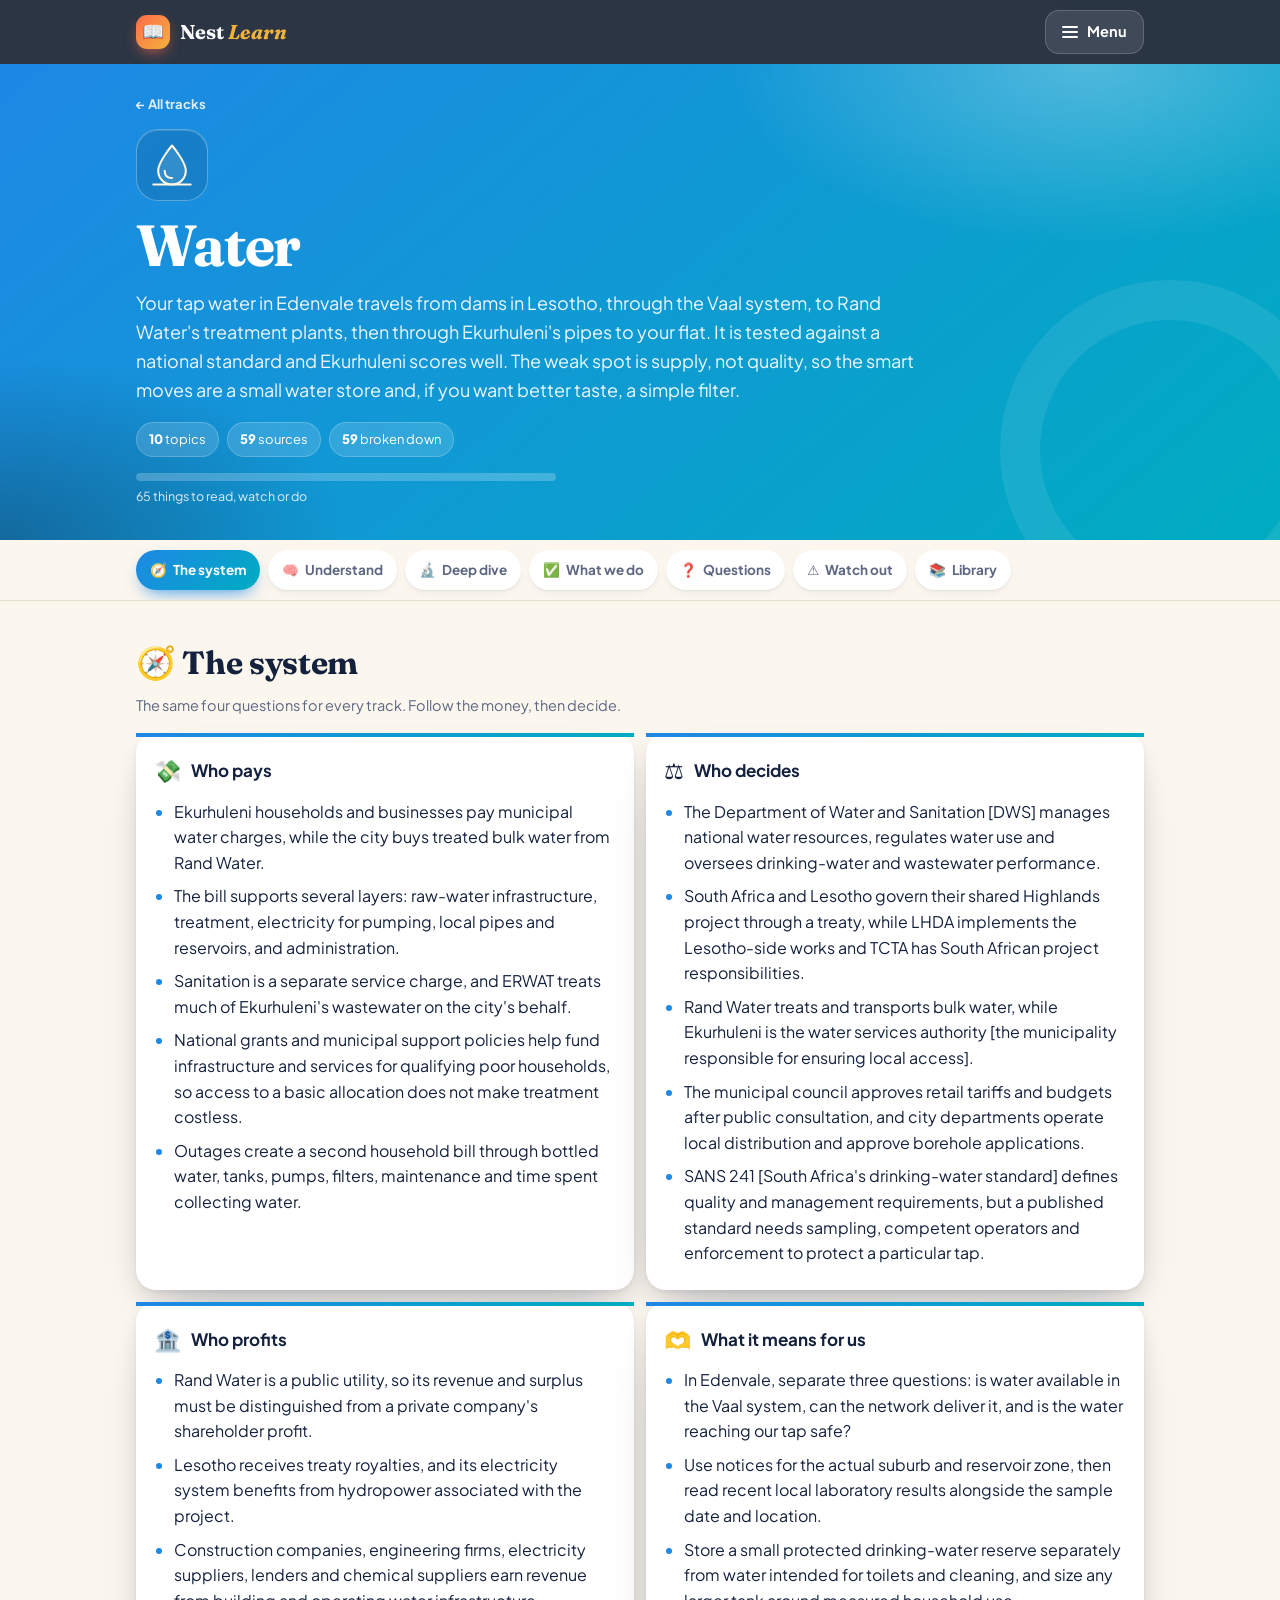
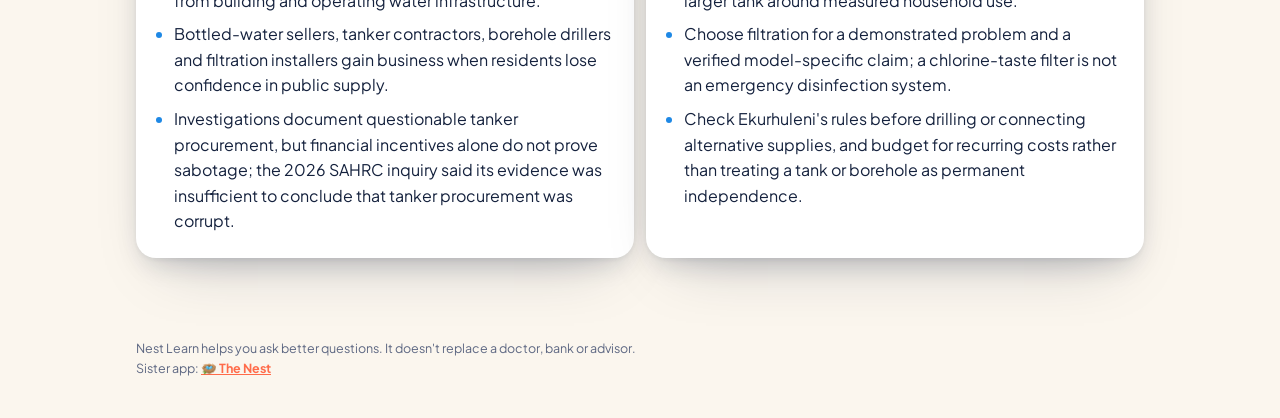
<file: water.html>
<!doctype html>
<html lang="en">
<head>
<meta charset="utf-8">
<meta name="viewport" content="width=device-width, initial-scale=1, viewport-fit=cover">
<meta name="theme-color" content="#0F1B2D">
<meta name="color-scheme" content="light dark">
<meta name="apple-mobile-web-app-capable" content="yes">
<meta name="mobile-web-app-capable" content="yes">
<meta name="apple-mobile-web-app-status-bar-style" content="black-translucent">
<meta name="apple-mobile-web-app-title" content="Nest Learn">
<link rel="manifest" href="manifest.webmanifest">
<link rel="apple-touch-icon" href="apple-touch-icon.png">
<meta name="robots" content="noindex, nofollow">
<title>Water · Nest Learn</title>
<link rel="icon" href="data:image/svg+xml,<svg xmlns='http://www.w3.org/2000/svg' viewBox='0 0 100 100'><text y='.9em' font-size='90'>💧</text></svg>">
<link rel="preconnect" href="https://fonts.googleapis.com">
<link rel="preconnect" href="https://fonts.gstatic.com" crossorigin>
<link rel="stylesheet" href="https://fonts.googleapis.com/css2?family=Fraunces:opsz,wght@9..144,500..800&family=Plus+Jakarta+Sans:wght@400;500;600;700;800&display=swap">
<link rel="stylesheet" href="learn.css?v=20261117a">
<style>:root { --t1: #1E88E5; --t2: #00ACC1; }</style>
</head>
<body>

<header class="top"><div class="top-in">
  <a class="brand" href="index.html"><span class="logo">📖</span><span>Nest <i>Learn</i></span></a>
  <button type="button" class="menubtn" aria-expanded="false" aria-controls="menu"><span class="bars"></span> Menu</button>
</div></header>
<div class="menu" id="menu" hidden><div class="menu-in"><p class="mlbl">Jump to any track, or straight to one view</p><a class="mi" href="index.html"><span class="mic">🏠</span><span><b>Home</b><small>All tracks</small></span></a><div class="mgroup" style="--t1:#C2185B;--t2:#7B1FA2"><a class="mi" href="cervix.html"><span class="mic">🌸</span><span><b>Cervix &amp; preterm risk</b><small>45 sources</small></span></a><div class="mviews"><a href="cervix.html#system">🧭 The system</a><a href="cervix.html#understand">🧠 Understand</a><a href="cervix.html#deep">🔬 Deep dive</a><a href="cervix.html#do">✅ What we do</a><a href="cervix.html#ask">❓ Questions</a><a href="cervix.html#watch">⚠️ Watch out</a><a href="cervix.html#library">📚 Library</a></div></div><div class="mgroup" style="--t1:#0E9F6E;--t2:#0B6E99"><a class="mi" href="money.html"><span class="mic">💸</span><span><b>Money</b><small>50 sources</small></span></a><div class="mviews"><a href="money.html#system">🧭 The system</a><a href="money.html#understand">🧠 Understand</a><a href="money.html#deep">🔬 Deep dive</a><a href="money.html#do">✅ What we do</a><a href="money.html#ask">❓ Questions</a><a href="money.html#watch">⚠️ Watch out</a><a href="money.html#library">📚 Library</a></div></div><div class="mgroup" style="--t1:#E8553D;--t2:#C2185B"><a class="mi" href="body.html"><span class="mic">🫀</span><span><b>Body</b><small>52 sources</small></span></a><div class="mviews"><a href="body.html#system">🧭 The system</a><a href="body.html#understand">🧠 Understand</a><a href="body.html#deep">🔬 Deep dive</a><a href="body.html#do">✅ What we do</a><a href="body.html#ask">❓ Questions</a><a href="body.html#watch">⚠️ Watch out</a><a href="body.html#library">📚 Library</a></div></div><div class="mgroup" style="--t1:#5A9E2F;--t2:#D9822B"><a class="mi" href="food.html"><span class="mic">🥕</span><span><b>Food</b><small>61 sources</small></span></a><div class="mviews"><a href="food.html#system">🧭 The system</a><a href="food.html#understand">🧠 Understand</a><a href="food.html#deep">🔬 Deep dive</a><a href="food.html#do">✅ What we do</a><a href="food.html#ask">❓ Questions</a><a href="food.html#watch">⚠️ Watch out</a><a href="food.html#library">📚 Library</a></div></div><div class="mgroup" style="--t1:#1E88E5;--t2:#00ACC1"><a class="mi" aria-current="page" href="water.html"><span class="mic">💧</span><span><b>Water</b><small>59 sources</small></span></a><div class="mviews"><a href="water.html#system">🧭 The system</a><a href="water.html#understand">🧠 Understand</a><a href="water.html#deep">🔬 Deep dive</a><a href="water.html#do">✅ What we do</a><a href="water.html#ask">❓ Questions</a><a href="water.html#watch">⚠️ Watch out</a><a href="water.html#library">📚 Library</a></div></div></div></div>

<section class="hero"><div class="hero-in">
<a class="crumb" href="index.html">← All tracks</a>
<div class="hemoji"><svg class="track-art" viewBox="0 0 64 64" fill="none" stroke="currentColor" stroke-width="2.5" stroke-linecap="round" stroke-linejoin="round" aria-hidden="true" focusable="false"><path class="art-fill" d="M32 8S15 28 15 39a17 17 0 0 0 34 0C49 28 32 8 32 8Z"/><path d="M23 39c0 6 3 9 9 9M9 56h46"/></svg></div><h1>Water</h1><p class="lede">Your tap water in Edenvale travels from dams in Lesotho, through the Vaal system, to Rand Water&#x27;s treatment plants, then through Ekurhuleni&#x27;s pipes to your flat. It is tested against a national standard and Ekurhuleni scores well. The weak spot is supply, not quality, so the smart moves are a small water store and, if you want better taste, a simple filter.</p>
<div class="stats"><span><b>10</b> topics</span><span><b>59</b> sources</span>
<span><b>59</b> broken down</span></div>
<div class="tprog" data-track="water"><div class="bar"><span></span></div><small class="pc"></small></div>
</div></section>
<nav class="views" aria-label="Views"><div class="views-in"><a href="#system" data-v="system"><span>🧭</span>The system</a><a href="#understand" data-v="understand"><span>🧠</span>Understand</a><a href="#deep" data-v="deep"><span>🔬</span>Deep dive</a><a href="#do" data-v="do"><span>✅</span>What we do</a><a href="#ask" data-v="ask"><span>❓</span>Questions</a><a href="#watch" data-v="watch"><span>⚠️</span>Watch out</a><a href="#library" data-v="library"><span>📚</span>Library</a></div></nav>
<main class="wrap">
<section class="view" id="system"><h2>🧭 The system</h2><p class="vsub">The same four questions for every track. Follow the money, then decide.</p><div class="sysgrid"><div class="sys"><div class="sysh"><span>💸</span><b>Who pays</b></div><ul class="pts"><li>Ekurhuleni households and businesses pay municipal water charges, while the city buys treated bulk water from Rand Water.</li><li>The bill supports several layers: raw-water infrastructure, treatment, electricity for pumping, local pipes and reservoirs, and administration.</li><li>Sanitation is a separate service charge, and ERWAT treats much of Ekurhuleni&#x27;s wastewater on the city&#x27;s behalf.</li><li>National grants and municipal support policies help fund infrastructure and services for qualifying poor households, so access to a basic allocation does not make treatment costless.</li><li>Outages create a second household bill through bottled water, tanks, pumps, filters, maintenance and time spent collecting water.</li></ul></div><div class="sys"><div class="sysh"><span>⚖️</span><b>Who decides</b></div><ul class="pts"><li>The Department of Water and Sanitation [DWS] manages national water resources, regulates water use and oversees drinking-water and wastewater performance.</li><li>South Africa and Lesotho govern their shared Highlands project through a treaty, while LHDA implements the Lesotho-side works and TCTA has South African project responsibilities.</li><li>Rand Water treats and transports bulk water, while Ekurhuleni is the water services authority [the municipality responsible for ensuring local access].</li><li>The municipal council approves retail tariffs and budgets after public consultation, and city departments operate local distribution and approve borehole applications.</li><li>SANS 241 [South Africa&#x27;s drinking-water standard] defines quality and management requirements, but a published standard needs sampling, competent operators and enforcement to protect a particular tap.</li></ul></div><div class="sys"><div class="sysh"><span>🏦</span><b>Who profits</b></div><ul class="pts"><li>Rand Water is a public utility, so its revenue and surplus must be distinguished from a private company&#x27;s shareholder profit.</li><li>Lesotho receives treaty royalties, and its electricity system benefits from hydropower associated with the project.</li><li>Construction companies, engineering firms, electricity suppliers, lenders and chemical suppliers earn revenue from building and operating water infrastructure.</li><li>Bottled-water sellers, tanker contractors, borehole drillers and filtration installers gain business when residents lose confidence in public supply.</li><li>Investigations document questionable tanker procurement, but financial incentives alone do not prove sabotage; the 2026 SAHRC inquiry said its evidence was insufficient to conclude that tanker procurement was corrupt.</li></ul></div><div class="sys"><div class="sysh"><span>🫶</span><b>What it means for us</b></div><ul class="pts"><li>In Edenvale, separate three questions: is water available in the Vaal system, can the network deliver it, and is the water reaching our tap safe?</li><li>Use notices for the actual suburb and reservoir zone, then read recent local laboratory results alongside the sample date and location.</li><li>Store a small protected drinking-water reserve separately from water intended for toilets and cleaning, and size any larger tank around measured household use.</li><li>Choose filtration for a demonstrated problem and a verified model-specific claim; a chlorine-taste filter is not an emergency disinfection system.</li><li>Check Ekurhuleni&#x27;s rules before drilling or connecting alternative supplies, and budget for recurring costs rather than treating a tank or borehole as permanent independence.</li></ul></div></div></section>
<section class="view" id="understand"><h2>🧠 Understand it</h2><p class="vsub">The basics, in plain words.</p><div class="accs"><details class="acc" open><summary><span class="n">1</span><span class="st"><b>Where your tap water comes from</b><small>6 key points</small></span></summary><div class="bd"><ul class="pts"><li>Edenvale falls under the City of Ekurhuleni. City outage notices list Edenvale among the areas it supplies.</li><li>The journey starts in Lesotho. The Lesotho Highlands Water Project (a joint Lesotho and South Africa scheme) stores water in the Katse and Mohale dams and sends it through tunnels into the Vaal River system.</li><li>The Vaal system is a network of 14 linked dams. Rand Water takes its raw water from the Vaal Dam. Sterkfontein Dam is the backup and only tops up the Vaal Dam if it drops below 18%.</li><li>Rand Water is the bulk supplier. It cleans the water at big plants like Zuikerbosch in Vereeniging: it adds lime so dirt clumps and sinks, filters it through sand, adjusts the pH, then adds chlorine to kill germs.</li><li>Rand Water makes about 5,000 million litres a day. About 77% goes to Joburg, Tshwane and Ekurhuleni. It pumps into municipal reservoirs, not into homes.</li><li>Ekurhuleni buys that water and runs the reservoirs, street pipes, meters and billing. Pipes and geysers inside your property are usually the landlord&#x27;s or body corporate&#x27;s job.</li></ul></div></details><details class="acc"><summary><span class="n">2</span><span class="st"><b>Why the taps run dry</b><small>6 key points</small></span></summary><div class="bd"><ul class="pts"><li>Most Gauteng outages are not about empty dams. Experts call it an &#x27;institutional drought&#x27;: the water exists, but pumps, pipes and power fail.</li><li>Power cuts stop the pumps. On 2 November 2026 an Ekurhuleni power failure stopped Rand Water&#x27;s Mapleton pump station, and Rand Water warned of shortages in Ekurhuleni.</li><li>Planned maintenance causes big cuts. Rand Water&#x27;s December 2025 maintenance hit Edenvale, and the city warned that pressure can take up to two weeks to recover, especially in high-lying areas.</li><li>Demand is too high. Rand Water is licensed to take 1,600 million cubic metres a year but took 193 million more than that in 2023/24.</li><li>Leaks waste a lot. Gauteng loses about 431 billion litres a year. Ekurhuleni does better than most metros here: its losses are within international averages.</li><li>Help is coming slowly. Phase II of the Lesotho project (Polihali Dam) will raise transfers from 780 million to about 1.27 billion cubic metres a year. Water is expected around 2028 to 2030, and the date has slipped before.</li></ul></div></details><details class="acc"><summary><span class="n">3</span><span class="st"><b>Is it safe to drink?</b><small>6 key points</small></span></summary><div class="bd"><ul class="pts"><li>SANS 241 is South Africa&#x27;s drinking water standard. It sets limits for germs, chemicals and things like cloudiness. Germs such as E. coli must be at zero.</li><li>Blue Drop is the government&#x27;s audit of drinking water systems. A score above 95% earns a certificate. In the 2023 full audit, Ekurhuleni scored 97% and Joburg 98%. Only 26 systems in the whole country were certified.</li><li>The 2025 Blue Drop progress check (released March 2026) found big metros &#x27;generally performing well&#x27;, with Gauteng and the Western Cape strongest. It was a progress check, not a full audit.</li><li>Ekurhuleni&#x27;s own 2024/25 report shows 98% to 100% compliance with SANS 241 across all measures.</li><li>Green Drop audits sewage treatment. In 2026 Ekurhuleni won six Green Drop certificates and took the top three wastewater spots in the country. That matters because treated sewage flows back into rivers.</li><li>You can check results yourself on the government&#x27;s IRIS &#x27;My Water&#x27; map. By law, a city must warn residents if its water is a health risk. Boil only if a notice tells you to, or if you&#x27;re using stored or untreated water.</li></ul></div></details><details class="acc"><summary><span class="n">4</span><span class="st"><b>Filtering it yourself</b><small>6 key points</small></span></summary><div class="bd"><ul class="pts"><li>Start with the goal. Your tap water already meets the standard, so a filter here mostly fixes taste and chlorine smell. The US CDC (its national public health agency) says you may not need one at all if your water is clean.</li><li>Carbon jug filters (activated carbon traps chemicals on its surface) improve taste and chlorine and can cut some lead. They are not built to remove germs. A Brita Aluna 2.4 L jug is R699 at Yuppiechef, and a 2-pack of Maxtra Pro cartridges is R699, so about R350 per cartridge. Check the box for how often to swap it.</li><li>Tap-mounted filters screw onto the kitchen tap with no plumbing, which suits a rental. The Brita On Tap system is R1,999 at Yuppiechef.</li><li>Reverse osmosis (RO) pushes water through a very fine membrane. It removes lead, copper and salt and can cut fluoride and nitrate. It also strips minerals, sends some water down the drain and needs under-sink plumbing. Local 5-stage units start around R1,700.</li><li>UV filters use light to kill germs but don&#x27;t remove chemicals. They need power and a pre-filter. They&#x27;re useful for rainwater, but overkill for treated city water. Ceramic gravity filters trap dirt and many bacteria. They don&#x27;t stop viruses or dissolved chemicals unless they also have a carbon core.</li><li>Check certification. NSF/ANSI (a US standards body) labels: 42 means taste and chlorine, 53 means health contaminants like lead, 58 means RO systems, 55 means UV, and 401 means newer contaminants. The numbers are not a ranking. Look up the exact model in NSF&#x27;s database.</li></ul></div></details><details class="acc"><summary><span class="n">5</span><span class="st"><b>Backup water and independence</b><small>6 key points</small></span></summary><div class="bd"><ul class="pts"><li>Store at least 4 litres per person per day, for at least 3 days. For the two of you, that&#x27;s about 24 litres minimum. Aim for about 110 litres, which covers two weeks.</li><li>Use clean, food-grade containers with tight lids. Never reuse bleach or chemical bottles. Wash them with soap and a weak bleach rinse, label them with the date, keep them cool and dark, and refill every 6 months.</li><li>A 1,000 L JoJo vertical tank costs about R1,935 at Hinterland. It needs a level, solid base. When full it weighs about a tonne, so don&#x27;t put it on a balcony without checking.</li><li>In a rental, the landlord doesn&#x27;t have to supply a tank, so you&#x27;d usually pay. Once installed, a tank counts as a fixture and becomes the landlord&#x27;s property unless you both sign an agreement that you can take it with you.</li><li>Under the National Water Act, you can collect and use rainwater off a roof without a licence. In a flat you probably don&#x27;t control the roof or gutters, so ask the body corporate. Boil or treat rainwater before drinking it.</li><li>To make water safe, bring it to a rolling boil for 1 minute. The CDC says to boil for 3 minutes only above about 2,000 m, and Edenvale sits around 1,600 m. Unscented bleach works too, but wait 30 minutes and check the strength on the label, because CDC drop counts assume 5 to 9% bleach. Neither method removes chemicals.</li></ul></div></details></div></section>
<section class="view" id="deep"><h2>🔬 Deep dive</h2><p class="vsub">Past the basics: the evidence, the economics, the misconceptions.</p><div class="accs"><details class="acc"><summary><span class="n">1</span><span class="st"><b>Why full dams can still mean dry taps</b><small>13 key points</small></span></summary><div class="bd"><ul class="pts"><li>The Integrated Vaal River System [linked dams, rivers and transfer schemes] supplies a region much larger than Ekurhuleni.</li><li>Lesotho Highlands transfers enter South Africa through the Ash River and feed the wider Vaal system; they do not run through a dedicated pipe to an Edenvale kitchen.</li><li>Katse and Mohale store water in Lesotho, while Sterkfontein provides reserve storage for the Vaal system.</li><li>The 2024 Lesotho tunnel shutdown was planned maintenance, so its existence alone did not establish a shortage at Johannesburg taps.</li><li>Rand Water&#x27;s main treatment sites are Vereeniging and Zuikerbosch, followed by booster stations that push water towards higher ground.</li><li>Coagulation [making fine particles clump], settling and sand filtration remove suspended material before disinfection.</li><li>Rand Water also uses chloramination [adding ammonia to chlorine to form a longer-lasting disinfectant] in its distribution process.</li><li>Electricity failure can stop pumping even when raw water and treatment capacity are available.</li><li>A municipal reservoir is a short-term buffer, so its usable storage can run down during a prolonged interruption.</li><li>Recovery requires incoming flow to exceed current demand, which explains why restoring a pump does not instantly refill every reservoir.</li><li>Higher areas may recover later because delivering water uphill requires enough pressure [force pushing water through pipes].</li><li>The November 2026 Mapleton outage illustrates dependence on municipal electricity, but the report does not establish that every Edenvale property uses that station.</li><li>For a local outage, ask which reservoir supplies the address, what failed, whether pumping has resumed and whether reservoir levels are recovering.</li></ul></div></details><details class="acc"><summary><span class="n">2</span><span class="st"><b>What water scores actually prove</b><small>14 key points</small></span></summary><div class="bd"><ul class="pts"><li>Blue Drop evaluates drinking-water systems, Green Drop evaluates wastewater systems, and No Drop evaluates water-use efficiency and losses.</li><li>A Green Drop failure means sewage management needs attention; it does not itself show that treated household drinking water failed a test.</li><li>An audit score combines management and operational evidence, so it is different from the percentage of samples meeting a contaminant limit.</li><li>The 2023 finding that 46% of systems had poor or bad microbiological compliance describes systems and an earlier sampling period, not 46% of all glasses of water today.</li><li>Read the assessment year, sampling period and release date separately; the 2025 Green Drop report released in 2026 assessed the 2023/24 municipal year.</li><li>SANS 241:2025 strengthens risk management, monitoring and incident response, while historical datasets can still identify SANS 241:2015 as their reporting basis.</li><li>E. coli [a bacterium used as an indicator of faecal contamination] is a warning signal, not a test for every possible pathogen.</li><li>A TDS meter [a meter estimating total dissolved solids from conductivity] cannot establish whether water contains harmful bacteria or every toxic chemical.</li><li>Taste, smell and clarity matter for acceptability, but clear water can still contain germs and an unfamiliar taste does not identify the cause.</li><li>Request the sample location, date, result, units, applicable limit and laboratory method rather than accepting an undated claim of SANS compliance.</li><li>Use a laboratory whose accreditation covers the relevant water tests, and follow its bottle, transport and holding-time instructions.</li><li>A passing sample before a storage tank does not establish the quality after that tank or after an overdue household filter.</li><li>Low or negative pressure can draw contamination through leaks or unsafe cross-connections [links between drinking and non-drinking pipes].</li><li>An international review linked outages with gastrointestinal illness, but its pooled estimates cannot calculate this household&#x27;s risk or explain an individual pregnancy loss.</li></ul></div></details><details class="acc"><summary><span class="n">3</span><span class="st"><b>Buy treatment for the actual hazard</b><small>15 key points</small></span></summary><div class="bd"><ul class="pts"><li>Activated carbon works mainly by adsorption [substances sticking to a large internal surface], and its performance depends on the material, contact time and cartridge condition.</li><li>A jug sold for chlorine taste should not be assumed to remove bacteria, nitrate, arsenic or all metals.</li><li>Some certified carbon systems reduce lead or particular PFAS [persistent industrial chemicals], so claims that carbon can never remove them are also misleading.</li><li>Chloramine reduction is a separate performance question from ordinary chlorine reduction, which matters when checking equipment for Rand Water supply.</li><li>RO [reverse osmosis] forces water through a membrane to reduce many dissolved substances, but the complete system still needs the right certification and maintenance.</li><li>RO also produces concentrate [water carrying rejected substances], so compare litres rejected per litre delivered at the actual operating pressure.</li><li>UV [ultraviolet light] inactivates germs when the delivered dose is adequate; it does not remove dissolved chemical pollution.</li><li>Cloudiness, lamp ageing, dirty sleeves and excessive flow can undermine UV performance, so prefiltration and a working failure alarm matter.</li><li>NSF/ANSI 42 concerns aesthetic claims [taste, odour and similar qualities], while 53 concerns specified health-related reductions and 58 covers RO systems.</li><li>NSF/ANSI 55 distinguishes Class A disinfection systems from Class B systems used for supplemental treatment of already disinfected water.</li><li>A standard number is not a universal contaminant guarantee; check the exact system, cartridge, reduction claim, rated flow and service life in a certifier&#x27;s listing.</li><li>A point-of-use system [treatment at one drinking tap] can keep operating costs lower when the identified issue concerns drinking and cooking water.</li><li>Removing disinfectant before long storage or a whole-house pipe network creates a new maintenance responsibility because the residual protection is reduced.</li><li>Compare five-year ownership costs in Rands, including installation, cartridges, electricity, laboratory checks, sanitation and RO reject water.</li><li>During a boil-water advisory, follow the advisory even if a household jug is installed; boiling cannot make chemically contaminated water safe.</li></ul></div></details><details class="acc"><summary><span class="n">4</span><span class="st"><b>Storage, rain and groundwater are different systems</b><small>16 key points</small></span></summary><div class="bd"><ul class="pts"><li>A municipal backup tank stores previously treated water, while a rainwater tank collects a new raw-water source with different contamination risks.</li><li>CDC&#x27;s emergency baseline is about 3.8 litres per person daily for three days, covering drinking and limited essential uses rather than normal showers and laundry.</li><li>For two people, that baseline is about 23 litres for three days; this is a calculation, and heat, illness or other needs can increase it.</li><li>Estimate larger-tank endurance as usable litres divided by measured daily demand; 1,000 usable litres at 200 litres per day lasts five days by calculation.</li><li>A full 1,000-litre tank holds roughly one tonne of water before the tank&#x27;s own weight, so the base and supporting structure matter.</li><li>Use protected openings, suitable potable-water materials and a cleaning plan, and prevent a booster pump from creating an unsafe connection to the municipal main.</li><li>Keep stored drinking water in clean, closed containers and avoid dipping hands or cups into the supply.</li><li>CDC advises replacing self-filled emergency container water every six months; this is separate from managing a permanently plumbed tank.</li><li>Rainwater yield depends on roof area, rainfall and collection losses; 1 mm of rain on 1 square metre represents 1 litre before losses.</li><li>A first-flush diverter [a device discarding the first dirty roof runoff] reduces contamination but does not establish drinking-water safety.</li><li>The South African rooftop study found microbial contamination despite generally acceptable chemical results, so a good chemical score was not enough.</li><li>National Schedule 1 allows storage and use of roof runoff, but municipal rules still govern safe plumbing and drinking use.</li><li>Section 70(2) of Ekurhuleni&#x27;s published amended bylaw prohibits using water collected in rainwater tanks as potable water [water for drinking].</li><li>Ekurhuleni&#x27;s published rules require prior approval for new boreholes and prohibit sinking them in dolomite areas [rock terrain vulnerable to ground instability].</li><li>A national Schedule 1 household water use does not remove municipal drilling requirements, and a higher-volume or commercial use may need a different national authorisation.</li><li>A borehole&#x27;s pumping rate does not prove a sustainable long-term supply or safe chemistry, and groundwater used indoors can still attract sewer charges.</li></ul></div></details><details class="acc"><summary><span class="n">5</span><span class="st"><b>Follow the money without inventing a conspiracy</b><small>14 key points</small></span></summary><div class="bd"><ul class="pts"><li>Non-revenue water [supplied water that does not generate billed revenue] includes physical leaks, meter and accounting errors, and authorised unbilled use.</li><li>Unpaid bills are a related cash-collection problem, but technically billed water does not become non-revenue water merely because a customer has not paid.</li><li>Several public summaries blur those categories, so ask for the utility&#x27;s water balance [an accounting of where supplied water goes].</li><li>Fixing a real leak saves treated water and pumping costs, while improving a faulty meter can raise revenue without saving the same physical volume.</li><li>The municipality pays upstream for treated water even when a local leak prevents it from reaching a paying customer.</li><li>Ekurhuleni announced an 11% water-tariff increase and an 8.35% sanitation increase from 1 July 2026 after consultation.</li><li>The earlier draft proposed a larger water increase, so a draft budget PDF is not evidence of the final household tariff.</li><li>A block tariff [a different price for each usage band] requires adding the charge for each band rather than pricing the whole month&#x27;s use at the highest band reached.</li><li>A useful bill comparison separates consumption, fixed charges, VAT, sanitation and any qualifying household subsidy.</li><li>The Lesotho treaty shares a calculated benefit from the transfer scheme through royalties; it is more complex than buying every litre at a single shop price.</li><li>People losing land or grazing access in Lesotho can bear costs even when national royalties rise, which is why compensation reporting belongs beside engineering progress.</li><li>A lucrative tanker contract is a reason to inspect procurement, delivery records and conflicts of interest, not proof that a specific pipe was deliberately broken.</li><li>Compare investigative allegations, court findings, official replies and later appeal outcomes instead of treating them as the same kind of evidence.</li><li>For accountability, track repair completion, water losses, reservoir recovery and current test results alongside money spent; a new committee or dashboard is not a repaired pipe.</li></ul></div></details></div></section>
<section class="view" id="do"><h2>✅ What we actually do</h2><p class="vsub">Tick them off as you go.</p><ul class="checks"><li><label><input type="checkbox" data-ck="water:do:0"><span>Bookmark Ekurhuleni&#x27;s Outages Alert page and save the city call centre number: 0860 543 000.</span></label></li><li><label><input type="checkbox" data-ck="water:do:1"><span>Look up your area on the DWS IRIS &#x27;My Water&#x27; map once, so you know what normal looks like.</span></label></li><li><label><input type="checkbox" data-ck="water:do:2"><span>Buy six 5 L food-grade bottles (about 30 L), fill them, write the date on them, and set a 6-month reminder to refill.</span></label></li><li><label><input type="checkbox" data-ck="water:do:3"><span>When a Rand Water maintenance notice drops for Edenvale, fill extra bottles and a bucket for flushing the day before.</span></label></li><li><label><input type="checkbox" data-ck="water:do:4"><span>Keep a way to boil water without electricity, such as a gas camping stove, because water and power cuts often come together.</span></label></li><li><label><input type="checkbox" data-ck="water:do:5"><span>Before buying a filter, decide if you want better taste (jug or tap filter) or contaminant removal (certified RO). Then check the model in NSF&#x27;s database.</span></label></li></ul></section>
<section class="view" id="ask"><h2>❓ Questions to ask</h2><p class="vsub">Screenshot these or read them out.</p><ol class="asks"><li>Landlord: Can we fit a tap-mounted or under-sink filter? Can we have that in writing, including who removes it and who fixes any damage when we leave?</li><li>Landlord or body corporate: Does the building have its own storage tank or booster pump for outages? Who owns the pipes between the meter and our flat?</li><li>Body corporate: What are the rules on placing a water tank, and what weight can a balcony or yard take?</li><li>Ekurhuleni (0860 543 000): Which reservoir supplies our street? Is our area high-lying, which means slower recovery after outages?</li><li>Filter seller: Which NSF/ANSI standard is this model certified to, for which contaminants? Can I see the listing?</li><li>Filter seller: How long does a cartridge last in litres or months, what does a replacement cost, and how much water does the RO unit send down the drain?</li></ol></section>
<section class="view" id="watch"><h2>⚠️ Watch out for</h2><p class="vsub">Myths, traps and red flags.</p><ul class="warns"><li>TDS meter and &#x27;electrolysis&#x27; demos where tap water turns brown are sales tricks. TDS (total dissolved solids) measures minerals, not safety.</li><li>&#x27;Tested to NSF standards&#x27; is not the same as &#x27;NSF certified&#x27;. Ask for the listing.</li><li>Alkaline and &#x27;structured&#x27; water health claims aren&#x27;t backed by solid evidence. Don&#x27;t pay extra for them.</li><li>An old cartridge is worse than none. It stops working and can grow bacteria, so change it on schedule.</li><li>A full Vaal Dam doesn&#x27;t mean your taps will run. Most Gauteng outages are about pumps, power and pipes.</li><li>Boiling kills germs but does nothing for fuel or chemical contamination.</li><li>Don&#x27;t store drinking water in old bleach, pesticide or chemical containers, or in glass that can break.</li></ul></section>
<section class="view" id="library"><h2>📚 Library</h2><p class="vsub">59 sources. Tap a card for the breakdown. Tap ✓ when you've read, watched or been.</p>
<details class="addbox" data-track="Water"><summary><span class="pl">＋</span><span><b>Add a find</b>
<small>Something you came across. Babybean digs into it, breaks it down, and adds it here.</small></span></summary>
<div class="abd"><div class="qchips kpick" role="group" aria-label="What is it"><button type="button" aria-pressed="false">📚 Book</button><button type="button" aria-pressed="false">🎬 Video</button><button type="button" aria-pressed="false">📰 Article</button><button type="button" aria-pressed="false">🌐 Website</button><button type="button" aria-pressed="false">🎧 Podcast</button><button type="button" aria-pressed="false">📍 Place</button></div>
<textarea placeholder="Paste the link, or the name of the book or video. Add a note: why it caught your eye."></textarea>
<button type="button" class="sendbtn">Send to Babybean →</button>
<p class="how">Opens Telegram with your find ready to send.</p></div></details>
<div class="filt" role="group" aria-label="Filter"><button aria-pressed="true" data-f="all">All</button><button aria-pressed="false" data-f="article">📰 Articles</button><button aria-pressed="false" data-f="website">🌐 Websites</button><button aria-pressed="false" data-f="study">🔬 Studies</button><button aria-pressed="false" data-f="book">📚 Books</button><button aria-pressed="false" data-f="video">🎬 Videos</button><button aria-pressed="false" data-f="place">📍 Places</button><button aria-pressed="false" data-f="tool">🧰 Tools</button></div>
<div class="rlist">
<article class="rc" data-type="book" data-rk="water:r:https://www.takealot.com/the-last-drop/PLID91714070"><div class="rtop"><span class="ric">📚</span><div class="rtx"><span class="rty">Book</span><b>The Last Drop: Solving the World&#x27;s Water Crisis</b><small>Tim Smedley — Picador · 2024</small></div></div><p class="rwhy">A readable world tour of how dry places are fixing supply, so you can judge what could work in Gauteng.</p><p class="racc">🔑 Buy, R452 on Takealot (checked 17 Nov)</p><details class="brk"><summary>🧠 Breakdown · 3 key points</summary><ul class="pts"><li>By an environmental journalist who writes for the Guardian, BBC and FT.</li><li>Treats water scarcity as the next big climate crisis.</li><li>Solutions-focused rather than doom.</li></ul></details><div class="racts"><a class="op" href="https://www.takealot.com/the-last-drop/PLID91714070" target="_blank" rel="noopener">Open ↗</a><button type="button" class="done">✓ Done</button></div></article>
<article class="rc" data-type="book" data-rk="water:r:https://www.versobooks.com/products/3012-thirst"><div class="rtop"><span class="ric">📚</span><div class="rtx"><span class="rty">Book</span><b>Thirst: The Global Quest to Solve the Water Crisis</b><small>Filippo Menga — Verso · 2025</small></div></div><p class="rwhy">Asks who benefits from the &#x27;global water crisis&#x27; story: a follow-the-money lens for SA water.</p><p class="racc">🔑 Buy (price not checked). E-book too.</p><details class="brk"><summary>🧠 Breakdown · 3 key points</summary><ul class="pts"><li>A short, critical look at how the water crisis gets framed.</li><li>Focuses on celebrities, corporate charity and NGOs.</li><li>Global, not SA-specific.</li></ul></details><div class="racts"><a class="op" href="https://www.versobooks.com/products/3012-thirst" target="_blank" rel="noopener">Open ↗</a><button type="button" class="done">✓ Done</button></div></article>
<article class="rc" data-type="book" data-rk="water:r:https://www.cambridge.org/core/books/water-diaries/F74A7CC023F4CABC8DE2B5436342701F"><div class="rtop"><span class="ric">📚</span><div class="rtx"><span class="rty">Book</span><b>The Water Diaries: Living with the Global Water Crisis in Bangladesh and Kenya</b><small>Sonia Hoque &amp; Rob Hope — Cambridge University Press · 2025</small></div></div><p class="rwhy">What unreliable household water looks like day to day, and how families cope.</p><p class="racc">🔑 Free (open access on Cambridge Core)</p><details class="brk"><summary>🧠 Breakdown · 3 key points</summary><ul class="pts"><li>Tracks daily water use for a full year.</li><li>Shows how water risk changes by place and season.</li><li>Proposes a fair split of water risks between government, utilities and households.</li></ul></details><div class="racts"><a class="op" href="https://www.cambridge.org/core/books/water-diaries/F74A7CC023F4CABC8DE2B5436342701F" target="_blank" rel="noopener">Open ↗</a><button type="button" class="done">✓ Done</button></div></article>
<article class="rc" data-type="book" data-rk="water:r:https://www.takealot.com/great-johannesburg/PLID95658547"><div class="rtop"><span class="ric">📚</span><div class="rtx"><span class="rty">Book</span><b>Great Johannesburg: What Happened? How to Save an African Economic Giant</b><small>Nickolaus Bauer — Tafelberg · 2024</small></div></div><p class="rwhy">The municipal decay and money problems behind Joburg&#x27;s failing services, water included.</p><p class="racc">🔑 Buy, R427 on Takealot (checked 17 Nov)</p><details class="brk"><summary>🧠 Breakdown · 3 key points</summary><ul class="pts"><li>By a journalist who also worked as a municipal civil servant.</li><li>Argues Joburg is in a &#x27;death spiral&#x27; and sets out a rescue plan.</li><li>Water comes in as part of the wider governance failure.</li></ul></details><div class="racts"><a class="op" href="https://www.takealot.com/great-johannesburg/PLID95658547" target="_blank" rel="noopener">Open ↗</a><button type="button" class="done">✓ Done</button></div></article>
<article class="rc" data-type="book" data-rk="water:r:https://www.africanbookscollective.com/books/asinamanzi"><div class="rtop"><span class="ric">📚</span><div class="rtx"><span class="rty">Book</span><b>Asinamanzi: Fluid Realities – Exploring South Africa&#x27;s Water Crisis and Social Dynamics</b><small>Minga Mbweck Kongo — Langaa RPCIG · 2024</small></div></div><p class="rwhy">How ordinary South Africans cope when water is unequal and unreliable.</p><p class="racc">🔑 Buy (African Books Collective, price not checked)</p><details class="brk"><summary>🧠 Breakdown · 3 key points</summary><ul class="pts"><li>A UCT anthropologist&#x27;s study of water politics in Khayelitsha.</li><li>Highlights the coping strategies residents use.</li><li>Cape Town-based, so read it for the patterns, not Gauteng detail.</li></ul></details><div class="racts"><a class="op" href="https://www.africanbookscollective.com/books/asinamanzi" target="_blank" rel="noopener">Open ↗</a><button type="button" class="done">✓ Done</button></div></article>
<article class="rc" data-type="study" data-rk="water:r:https://sahrc.org.za/index.php/publications/638-inquiry-report-into-the-state-of-water-and-sanitation-service-delivery-in-gauteng-2/viewdocument/638"><div class="rtop"><span class="ric">🔬</span><div class="rtx"><span class="rty">Study</span><b>Inquiry Report into the State of Water and Sanitation Service Delivery in Gauteng</b><small>South African Human Rights Commission (SAHRC) · 2026</small></div></div><p class="rwhy">The newest official account of why Gauteng taps run dry and who is accountable. Released this month.</p><p class="racc">🔑 Free</p><details class="brk"><summary>🧠 Breakdown · 4 key points</summary><ul class="pts"><li>Released 2 November 2026 after hearings with eight water authorities.</li><li>Some Joburg suburbs went up to 12 weeks without tap water.</li><li>Causes: ageing pipes, unrepaired leaks, too little pumping and storage, staff shortages, poor revenue collection.</li><li>Its eight recommendations are not binding.</li></ul></details><div class="racts"><a class="op" href="https://sahrc.org.za/index.php/publications/638-inquiry-report-into-the-state-of-water-and-sanitation-service-delivery-in-gauteng-2/viewdocument/638" target="_blank" rel="noopener">Open ↗</a><button type="button" class="done">✓ Done</button></div></article>
<article class="rc" data-type="study" data-rk="water:r:https://doi.org/10.17159/sajs.2024/19068"><div class="rtop"><span class="ric">🔬</span><div class="rtx"><span class="rty">Study</span><b>Water insecurity in Johannesburg (and beyond?)</b><small>Craig Sheridan (Wits) — South African Journal of Science · 2024</small></div></div><p class="rwhy">A Wits water researcher&#x27;s short take on why Joburg&#x27;s supply keeps failing and what to do about it.</p><p class="racc">🔑 Free (open access)</p><details class="brk"><summary>🧠 Breakdown · 3 key points</summary><ul class="pts"><li>The author directs the Wits Centre in Water Research and Development.</li><li>Covers intermittent supply and water reclamation.</li><li>Short commentary, a quick read.</li></ul></details><div class="racts"><a class="op" href="https://doi.org/10.17159/sajs.2024/19068" target="_blank" rel="noopener">Open ↗</a><button type="button" class="done">✓ Done</button></div></article>
<article class="rc" data-type="study" data-rk="water:r:https://cdn.gcro.ac.za/documents/1592/Murahwa_2024_CoJ_Water_profile_FINAL_1.pdf"><div class="rtop"><span class="ric">🔬</span><div class="rtx"><span class="rty">Study</span><b>City of Johannesburg water sector profile</b><small>Brian Murahwa — Gauteng City-Region Observatory (GCRO) · 2024</small></div></div><p class="rwhy">A concise research profile of Joburg&#x27;s water system, with household survey data.</p><p class="racc">🔑 Free (PDF)</p><details class="brk"><summary>🧠 Breakdown · 3 key points</summary><ul class="pts"><li>36% of people in GCRO&#x27;s 2023/24 survey had water interruptions.</li><li>Water lost to leaks and non-payment is far above the 15% global benchmark.</li><li>Not read in full yet, so check the figures in the PDF.</li></ul></details><div class="racts"><a class="op" href="https://cdn.gcro.ac.za/documents/1592/Murahwa_2024_CoJ_Water_profile_FINAL_1.pdf" target="_blank" rel="noopener">Open ↗</a><button type="button" class="done">✓ Done</button></div></article>
<article class="rc" data-type="study" data-rk="water:r:https://doi.org/10.17159/wsa/2025.v51.i2.4110"><div class="rtop"><span class="ric">🔬</span><div class="rtx"><span class="rty">Study</span><b>The prospects for rainwater harvesting at the University of Cape Town</b><small>Lepota &amp; Armitage — Water SA · 2025</small></div></div><p class="rwhy">How to size a tank and judge whether rainwater harvesting pays off.</p><p class="racc">🔑 Free (open access)</p><details class="brk"><summary>🧠 Breakdown · 3 key points</summary><ul class="pts"><li>Models rainwater against uses like toilet flushing, across tank sizes.</li><li>Works out savings using municipal tariffs.</li><li>Gauteng&#x27;s summer-only rain will change the sums.</li></ul></details><div class="racts"><a class="op" href="https://doi.org/10.17159/wsa/2025.v51.i2.4110" target="_blank" rel="noopener">Open ↗</a><button type="button" class="done">✓ Done</button></div></article>
<article class="rc" data-type="study" data-rk="water:r:https://open.uct.ac.za/items/1b65e491-4840-4c75-8a5e-5ddc716a41be"><div class="rtop"><span class="ric">🔬</span><div class="rtx"><span class="rty">Study</span><b>Evaluation of water quality in urban drinking water networks: a case study in Johannesburg</b><small>Lubabalo Luyaba — MSc thesis, University of Cape Town · 2024</small></div></div><p class="rwhy">How old pipes and power cuts can spoil water between the treatment plant and your tap.</p><p class="racc">🔑 Free (PDF)</p><details class="brk"><summary>🧠 Breakdown · 3 key points</summary><ul class="pts"><li>Pipe age, condition and material mattered most, especially old steel, iron and clay pipes.</li><li>Higher load-shedding stages worsened water quality.</li><li>It&#x27;s a computer model, not samples from homes.</li></ul></details><div class="racts"><a class="op" href="https://open.uct.ac.za/items/1b65e491-4840-4c75-8a5e-5ddc716a41be" target="_blank" rel="noopener">Open ↗</a><button type="button" class="done">✓ Done</button></div></article>
<article class="rc" data-type="study" data-rk="water:r:https://allafrica.com/stories/202603110063.html"><div class="rtop"><span class="ric">🔬</span><div class="rtx"><span class="rty">Study</span><b>WaterCAN Gauteng water sources testing (59 sites)</b><small>WaterCAN, reported by GroundUp · 2025</small></div></div><p class="rwhy">Citizen testing shows how polluted Gauteng&#x27;s rivers and dams are, which is why treatment and filtering matter.</p><p class="racc">🔑 Free (news coverage)</p><details class="brk"><summary>🧠 Breakdown · 3 key points</summary><ul class="pts"><li>39 of 59 sources were unsafe to drink untreated.</li><li>All 5 dams tested had unsafe E. coli.</li><li>These are raw sources, not tap water.</li></ul></details><div class="racts"><a class="op" href="https://allafrica.com/stories/202603110063.html" target="_blank" rel="noopener">Open ↗</a><button type="button" class="done">✓ Done</button></div></article>
<article class="rc" data-type="place" data-rk="water:r:https://www.ekurhuleni.gov.za/category/press-releases/outages-alert/"><div class="rtop"><span class="ric">📍</span><div class="rtx"><span class="rty">Place</span><b>Outages Alert (City of Ekurhuleni press releases)</b><small>City of Ekurhuleni</small></div></div><p class="rwhy">Where planned and unplanned water cuts for Edenvale are posted.</p><details class="brk"><summary>🧠 Breakdown · 5 key points</summary><ul class="pts"><li>This is an archive of Ekurhuleni outage notices, rather than a complete real-time map of every supply interruption.</li><li>Its notices distinguish planned Rand Water work from local service interruptions.</li><li>The archive includes the 7 to 15 December 2025 maintenance window.</li><li>A January 2024 notice warned that restoration depended on how quickly Rand Water&#x27;s system stabilised.</li><li>Check the publication date and affected places because old notices remain in the archive.</li></ul></details><div class="racts"><a class="op" href="https://www.ekurhuleni.gov.za/category/press-releases/outages-alert/" target="_blank" rel="noopener">Open ↗</a><button type="button" class="done">✓ Done</button></div></article>
<article class="rc" data-type="tool" data-rk="water:r:https://ws.dws.gov.za/iris/mywater.aspx"><div class="rtop"><span class="ric">🧰</span><div class="rtx"><span class="rty">Tool</span><b>IRIS My Water: South Africa&#x27;s Tap Water Map</b><small>Department of Water and Sanitation</small></div></div><p class="rwhy">Live SANS 241 compliance map. Check your area&#x27;s water quality.</p><details class="brk"><summary>🧠 Breakdown · 5 key points</summary><ul class="pts"><li>DWS identifies My Water as its public route to municipal drinking-water quality information.</li><li>It uses water-quality results submitted by municipalities, so reporting completeness matters.</li><li>Use the relevant municipality and supply system rather than a national average.</li><li>The map could not be directly loaded during this research, so no present Edenvale reading is asserted here.</li><li>DWS&#x27;s release confirms the monthly-data service, while 2026 reporting still identifies some IRIS datasets as assessed against SANS 241:2015.</li></ul></details><div class="racts"><a class="op" href="https://ws.dws.gov.za/iris/mywater.aspx" target="_blank" rel="noopener">Open ↗</a><button type="button" class="done">✓ Done</button></div></article>
<article class="rc" data-type="place" data-rk="water:r:https://www.randwater.co.za/"><div class="rtop"><span class="ric">📍</span><div class="rtx"><span class="rty">Place</span><b>Rand Water</b><small>Rand Water</small></div></div><p class="rwhy">Bulk supplier. Shows weekly water use for each metro, including Ekurhuleni.</p><details class="brk"><summary>🧠 Breakdown · 5 key points</summary><ul class="pts"><li>Rand Water provides bulk treated water to municipalities, including Ekurhuleni, before local distribution to households.</li><li>Its technical material identifies Vereeniging and Zuikerbosch as the main treatment sites.</li><li>Booster stations including Palmiet and Mapleton move treated water through the regional system.</li><li>Rand Water publishes technical and standards material that can be checked separately from municipal notices.</li><li>The homepage could not be fetched directly, so these points are corroborated by Rand Water documents and the linked outage reporting rather than a current homepage reading.</li></ul></details><div class="racts"><a class="op" href="https://www.randwater.co.za/" target="_blank" rel="noopener">Open ↗</a><button type="button" class="done">✓ Done</button></div></article>
<article class="rc" data-type="article" data-rk="water:r:https://www.ekurhuleni.gov.za/press-releases/outages-alert/rand-water-planned-maintenance-for-december-2025/"><div class="rtop"><span class="ric">📰</span><div class="rtx"><span class="rty">Article</span><b>Rand Water planned maintenance for December 2025</b><small>City of Ekurhuleni</small></div></div><p class="rwhy">A real example of a maintenance cut that hit Edenvale, and the two-week recovery warning.</p><details class="brk"><summary>🧠 Breakdown · 5 key points</summary><ul class="pts"><li>The notice concerns a historical planned-maintenance period from 7 to 15 December 2025.</li><li>Affected places included Edenvale, Bedfordview, Germiston, Thembisa, Kempton Park and several other Ekurhuleni areas on different days.</li><li>The city said it would deploy tankers and share their locations through councillors and digital channels.</li><li>It warned that pressure and supply could take up to two weeks after the work to normalise, especially in higher areas.</li><li>The original page timed out; these details were recovered from the municipal archive and Municipality News&#x27;s reproduction of the notice.</li></ul></details><div class="racts"><a class="op" href="https://www.ekurhuleni.gov.za/press-releases/outages-alert/rand-water-planned-maintenance-for-december-2025/" target="_blank" rel="noopener">Open ↗</a><button type="button" class="done">✓ Done</button></div></article>
<article class="rc" data-type="article" data-rk="water:r:https://www.dailymaverick.co.za/article/2023-12-05-official-reports-reveal-massive-scale-of-the-waste-pollution-and-poorly-treated-water-crisis/"><div class="rtop"><span class="ric">📰</span><div class="rtx"><span class="rty">Article</span><b>Official reports reveal massive scale of the waste, pollution and poorly treated water crisis</b><small>Daily Maverick (Dec 2023)</small></div></div><p class="rwhy">2023 Blue Drop results: Ekurhuleni 97%, Joburg 98%.</p><details class="brk"><summary>🧠 Breakdown · 6 key points</summary><ul class="pts"><li>The article reports the December 2023 release of Blue Drop, No Drop and wastewater progress findings.</li><li>It says 46% of drinking-water systems had poor or bad microbiological compliance at times during the audited 2022 period.</li><li>It reports national non-revenue water at 47%, including leaks and failures in metering and billing.</li><li>It reports 64% of wastewater works at high or critical risk of inadequately treated discharge.</li><li>Blue Drop certificates went to 26 providers, with certification requiring a score above 95%.</li><li>The national deterioration did not mean every major-city tap was unsafe; the article explicitly notes generally better metropolitan drinking-water quality.</li></ul></details><div class="racts"><a class="op" href="https://www.dailymaverick.co.za/article/2023-12-05-official-reports-reveal-massive-scale-of-the-waste-pollution-and-poorly-treated-water-crisis/" target="_blank" rel="noopener">Open ↗</a><button type="button" class="done">✓ Done</button></div></article>
<article class="rc" data-type="article" data-rk="water:r:https://mg.co.za/the-green-guardian/2026-03-31-sa-s-water-crisis-deepens-nearly-half-of-wastewater-systems-critical/"><div class="rtop"><span class="ric">📰</span><div class="rtx"><span class="rty">Article</span><b>SA&#x27;s water crisis deepens: nearly half of wastewater systems critical</b><small>Mail &amp; Guardian (Mar 2026)</small></div></div><p class="rwhy">Latest Blue, Green and No Drop findings, including Gauteng&#x27;s 431 billion litres of losses.</p><details class="brk"><summary>🧠 Breakdown · 6 key points</summary><ul class="pts"><li>The March 2026 article covers the 2025 full Green Drop report and Blue and No Drop progress reports.</li><li>Green Drop assessed 848 municipal wastewater systems across 144 authorities for the 2023/24 financial year.</li><li>Systems in critical condition increased from 334 in 2022 to 396 in 2025, or 47% of those assessed.</li><li>National non-revenue water remained about 47.3%.</li><li>It reports Ekurhuleni and Cape Town performing within international averages for non-revenue water.</li><li>The article cautions that audit periods prevent the reports from describing the current water quality at a particular tap.</li></ul></details><div class="racts"><a class="op" href="https://mg.co.za/the-green-guardian/2026-03-31-sa-s-water-crisis-deepens-nearly-half-of-wastewater-systems-critical/" target="_blank" rel="noopener">Open ↗</a><button type="button" class="done">✓ Done</button></div></article>
<article class="rc" data-type="article" data-rk="water:r:https://www.dailymaverick.co.za/article/2024-10-08-water-woes-what-the-temporary-shutdown-of-the-supply-from-lesotho-means-for-johannesburg"><div class="rtop"><span class="ric">📰</span><div class="rtx"><span class="rty">Article</span><b>Water woes: what the temporary shutdown of the supply from Lesotho means for Johannesburg</b><small>Daily Maverick (Oct 2024)</small></div></div><p class="rwhy">The clearest walk-through of Lesotho to Vaal to Rand Water.</p><details class="brk"><summary>🧠 Breakdown · 6 key points</summary><ul class="pts"><li>The six-month Lesotho Highlands maintenance shutdown began at midnight on 30 September 2024.</li><li>The article distinguishes a rainfall-driven drought from an institutional drought [failure to manage and deliver available water].</li><li>It reports expert disagreement with claims that the planned shutdown would itself worsen Johannesburg&#x27;s municipal supply problems.</li><li>Sterkfontein serves as reserve storage for the Vaal system and loses less to evaporation than a shallower, warmer storage site.</li><li>The reasoning depends on the wider system&#x27;s reserves and planning, not on treating the Vaal Dam&#x27;s percentage alone as a crisis forecast.</li><li>This is a 2024 explanation of a particular shutdown, not an assessment of November 2026 supply.</li></ul></details><div class="racts"><a class="op" href="https://www.dailymaverick.co.za/article/2024-10-08-water-woes-what-the-temporary-shutdown-of-the-supply-from-lesotho-means-for-johannesburg" target="_blank" rel="noopener">Open ↗</a><button type="button" class="done">✓ Done</button></div></article>
<article class="rc" data-type="article" data-rk="water:r:https://www.engineeringnews.co.za/article/ekurhuleni-water-outages-as-power-failure-leaves-rand-water-unable-to-pump-2026-11-03"><div class="rtop"><span class="ric">📰</span><div class="rtx"><span class="rty">Article</span><b>Ekurhuleni water outages as power failure leaves Rand Water unable to pump</b><small>Engineering News (Nov 2026)</small></div></div><p class="rwhy">A recent local case of a power cut causing a water cut.</p><details class="brk"><summary>🧠 Breakdown · 5 key points</summary><ul class="pts"><li>A power interruption stopped Rand Water&#x27;s Mapleton Pumping Station at about 20:35 on 2 November 2026.</li><li>The 3 November report says a breaker fault remained unresolved when Rand Water issued its statement.</li><li>Rand Water said it could not control restoration of the city&#x27;s electricity supply.</li><li>It warned of shortages in Ekurhuleni, Tshwane, Lesedi, Govan Mbeki, Victor Khanye and Thembisile Hani.</li><li>The article illustrates electricity-water dependence but gives no confirmed restoration time or address-level Edenvale impact.</li></ul></details><div class="racts"><a class="op" href="https://www.engineeringnews.co.za/article/ekurhuleni-water-outages-as-power-failure-leaves-rand-water-unable-to-pump-2026-11-03" target="_blank" rel="noopener">Open ↗</a><button type="button" class="done">✓ Done</button></div></article>
<article class="rc" data-type="article" data-rk="water:r:https://www.cdc.gov/drinking-water/prevention/about-choosing-home-water-filters.html"><div class="rtop"><span class="ric">📰</span><div class="rtx"><span class="rty">Article</span><b>About Choosing Home Water Filters</b><small>US CDC</small></div></div><p class="rwhy">Plain guide to what jug, under-sink and RO filters actually remove.</p><details class="brk"><summary>🧠 Breakdown · 6 key points</summary><ul class="pts"><li>CDC says a filter may improve taste, safety or both, and some households may not need one.</li><li>The right choice depends on the harmful substances actually present in the water.</li><li>Most pitcher and refrigerator filters are not designed to remove germs.</li><li>Filters can also remove useful disinfectant residuals or other substances with benefits.</li><li>Filter performance depends on pore size, substance size and interactions with the filter material.</li><li>People with weakened immune systems may need specific protection against Cryptosporidium [a parasite] and should discuss suitable treatment with their clinician.</li></ul></details><div class="racts"><a class="op" href="https://www.cdc.gov/drinking-water/prevention/about-choosing-home-water-filters.html" target="_blank" rel="noopener">Open ↗</a><button type="button" class="done">✓ Done</button></div></article>
<article class="rc" data-type="tool" data-rk="water:r:https://www.nsf.org/consumer-resources/articles/standards-water-treatment-systems"><div class="rtop"><span class="ric">🧰</span><div class="rtx"><span class="rty">Tool</span><b>NSF Standards for Water Treatment Systems</b><small>NSF</small></div></div><p class="rwhy">What 42, 53, 55, 58 and 401 mean. Use it with NSF&#x27;s certified product search.</p><details class="brk"><summary>🧠 Breakdown · 6 key points</summary><ul class="pts"><li>NSF standard numbers identify different purposes, not a ranking from weak to strong.</li><li>NSF/ANSI 42 covers aesthetic reductions such as chlorine taste and odour.</li><li>NSF/ANSI 53 covers specific contaminants with health effects, while 58 covers RO systems.</li><li>NSF/ANSI 55 distinguishes Class A UV treatment of contaminated water from Class B supplemental treatment.</li><li>NSF/ANSI 44 concerns softeners that exchange calcium and magnesium for sodium or potassium.</li><li>Certification must be read for the particular contaminant claim and product rather than treated as permission to call any water safe.</li></ul></details><div class="racts"><a class="op" href="https://www.nsf.org/consumer-resources/articles/standards-water-treatment-systems" target="_blank" rel="noopener">Open ↗</a><button type="button" class="done">✓ Done</button></div></article>
<article class="rc" data-type="article" data-rk="water:r:https://www.cdc.gov/water-emergency/about/index.html"><div class="rtop"><span class="ric">📰</span><div class="rtx"><span class="rty">Article</span><b>How to Make Water Safe in an Emergency</b><small>US CDC</small></div></div><p class="rwhy">Boiling and bleach steps, with amounts.</p><details class="brk"><summary>🧠 Breakdown · 6 key points</summary><ul class="pts"><li>CDC recommends bottled, boiled or appropriately treated water when the supply may be unsafe after an emergency.</li><li>Bring clear water to a rolling boil for one minute, or three minutes above 6,500 feet, approximately 1,981 metres.</li><li>Cloudy water should first be settled or filtered through a clean cloth or suitable paper filter before boiling.</li><li>Boiling or disinfection cannot make water with fuel, toxic chemicals or radioactive contamination safe.</li><li>Cool boiled water and store it in clean, sanitised, tightly covered containers.</li><li>Local emergency instructions take priority over assuming that an ordinary household filter can handle the problem.</li></ul></details><div class="racts"><a class="op" href="https://www.cdc.gov/water-emergency/about/index.html" target="_blank" rel="noopener">Open ↗</a><button type="button" class="done">✓ Done</button></div></article>
<article class="rc" data-type="article" data-rk="water:r:https://www.cdc.gov/healthywater/emergency/creating-storing-emergency-water-supply.html"><div class="rtop"><span class="ric">📰</span><div class="rtx"><span class="rty">Article</span><b>How to Create an Emergency Water Supply</b><small>US CDC</small></div></div><p class="rwhy">How much to store, which containers to use and how often to refresh them.</p><details class="brk"><summary>🧠 Breakdown · 6 key points</summary><ul class="pts"><li>The old CDC URL redirects to its updated emergency-water-storage page.</li><li>Store at least one US gallon, about 3.8 litres, per person daily for three days.</li><li>CDC suggests building towards two weeks of supply where possible.</li><li>Store more for hot conditions, illness, pregnancy and pets as needed.</li><li>Replace water filled into home containers every six months and observe dates on commercially bottled water.</li><li>Use food-grade containers that can be cleaned and tightly closed, and avoid containers that previously held toxic substances.</li></ul></details><div class="racts"><a class="op" href="https://www.cdc.gov/healthywater/emergency/creating-storing-emergency-water-supply.html" target="_blank" rel="noopener">Open ↗</a><button type="button" class="done">✓ Done</button></div></article>
<article class="rc" data-type="article" data-rk="water:r:https://www.privateproperty.co.za/advice/property/articles/the-quest-for-generators-inverters-and-water-tanks/8848"><div class="rtop"><span class="ric">📰</span><div class="rtx"><span class="rty">Article</span><b>The quest for generators, inverters and water tanks</b><small>Private Property</small></div></div><p class="rwhy">Who pays for a tank in a rental, and who owns it afterwards.</p><details class="brk"><summary>🧠 Breakdown · 6 key points</summary><ul class="pts"><li>This 2022 property article focuses on who pays for backup equipment in rental properties.</li><li>It explains that electricity interruptions can prevent reservoir filling and disrupt sewage works.</li><li>The article says landlords are not automatically obliged to supply generators, inverters or tanks for utility failures outside their control.</li><li>It presents backup equipment as a possible property improvement that may attract tenants or higher rent.</li><li>It says a tenant may need to fund requested equipment when the landlord will not provide it.</li><li>Those are the article&#x27;s broad legal assertions, not a current ruling on a specific lease; the page is not a technical tank-sizing guide.</li></ul></details><div class="racts"><a class="op" href="https://www.privateproperty.co.za/advice/property/articles/the-quest-for-generators-inverters-and-water-tanks/8848" target="_blank" rel="noopener">Open ↗</a><button type="button" class="done">✓ Done</button></div></article>
<article class="rc" data-type="article" data-rk="water:r:https://www.acts.co.za/national-water/schedule_1__permissible_use_of.php"><div class="rtop"><span class="ric">📰</span><div class="rtx"><span class="rty">Article</span><b>National Water Act, Schedule 1: Permissible use of water</b><small>Acts Online</small></div></div><p class="rwhy">The law that lets you store and use roof rainwater without a licence.</p><details class="brk"><summary>🧠 Breakdown · 6 key points</summary><ul class="pts"><li>Schedule 1 permits reasonable domestic water use where the person has lawful access to the resource.</li><li>It permits small non-commercial gardening and specified animal watering, subject to limits protecting the resource and other users.</li><li>It expressly permits storing and using runoff from a roof.</li><li>It allows emergency abstraction for human consumption or firefighting.</li><li>Its permissions remain subject to the National Water Act and do not remove municipal plumbing, borehole or drinking-water rules.</li><li>It is not a blanket right to unlimited groundwater abstraction, commercial supply or selling water.</li></ul></details><div class="racts"><a class="op" href="https://www.acts.co.za/national-water/schedule_1__permissible_use_of.php" target="_blank" rel="noopener">Open ↗</a><button type="button" class="done">✓ Done</button></div></article>
<article class="rc" data-type="tool" data-rk="water:r:https://www.yuppiechef.com/brita.htm"><div class="rtop"><span class="ric">🧰</span><div class="rtx"><span class="rty">Tool</span><b>Brita range (jugs, cartridges, On Tap)</b><small>Yuppiechef</small></div></div><p class="rwhy">Local prices: Aluna jug R699, 2-pack of cartridges R699, On Tap R1,999.</p><details class="brk"><summary>🧠 Breakdown · 6 key points</summary><ul class="pts"><li>The retailer lists distinct jug, tap-mounted and replacement-cartridge product ranges.</li><li>The accessed listing priced a 3.5-litre Marella jug at R799 and a 2.4-litre Aluna jug at R699.</li><li>A pack of two MAXTRA Pro cartridges was listed at R699.</li><li>The On Tap V-MF system was R1,999 and its replacement cartridge R899.</li><li>Prices are a dated retail snapshot and can change; replacement-cartridge cost belongs in the comparison.</li><li>The category page itself does not establish model-specific microbiological purification or contaminant certification.</li></ul></details><div class="racts"><a class="op" href="https://www.yuppiechef.com/brita.htm" target="_blank" rel="noopener">Open ↗</a><button type="button" class="done">✓ Done</button></div></article>
<article class="rc" data-type="tool" data-rk="water:r:https://www.hinterland.co.za/products/jojo-tank-water-vertical-1000l"><div class="rtop"><span class="ric">🧰</span><div class="rtx"><span class="rty">Tool</span><b>Vertical Water Tank 1000L JoJo</b><small>Hinterland</small></div></div><p class="rwhy">About R1,935 for a 1,000 L tank, plus base requirements.</p><details class="brk"><summary>🧠 Breakdown · 6 key points</summary><ul class="pts"><li>The product is a stationary 1,000-litre vertical JoJo storage tank.</li><li>The accessed price was R1,934.83 including VAT, which is the tank listing rather than a complete installed backup system.</li><li>The page requires a sound, level, smooth base and says the tank must remain stationary when full.</li><li>Its concrete-base guidance specifies an ideal minimum thickness of 85 mm and a bed 100 mm wider than the tank diameter.</li><li>Listed features include a 10-year warranty, a UV-stabilised outer layer, a food-grade inner layer and a black layer intended to limit algae.</li><li>These material and storage claims do not mean the tank disinfects whatever water enters it.</li></ul></details><div class="racts"><a class="op" href="https://www.hinterland.co.za/products/jojo-tank-water-vertical-1000l" target="_blank" rel="noopener">Open ↗</a><button type="button" class="done">✓ Done</button></div></article>
<article class="rc" data-type="book" data-rk="water:r:https://www.simonandschuster.com/books/The-Big-Thirst/Charles-Fishman/9781439102084"><div class="rtop"><span class="ric">📚</span><div class="rtx"><span class="rty">Book</span><b>The Big Thirst: The Secret Life and Turbulent Future of Water</b><small>Charles Fishman (Simon &amp; Schuster)</small></div></div><p class="rwhy">A readable, fun look at how water really works and why it&#x27;s getting scarce.</p><details class="brk"><summary>🧠 Breakdown · 6 key points</summary><ul class="pts"><li>The publisher describes Fishman&#x27;s book as an examination of the end of assumptions that water is endlessly abundant, cheap and safe.</li><li>Its cases include Las Vegas hotels, Australian rice farming and highly purified water used in IBM manufacturing.</li><li>The reading guide highlights water&#x27;s hidden roles in industry, food production and everyday technology.</li><li>It invites comparison of desalination and wastewater reuse, including their costs and public acceptance.</li><li>It links better management to understanding water&#x27;s physical behaviour and social value.</li><li>This breakdown uses the publisher&#x27;s description and reading guide, rather than claiming a full-text review of the book.</li></ul></details><div class="racts"><a class="op" href="https://www.simonandschuster.com/books/The-Big-Thirst/Charles-Fishman/9781439102084" target="_blank" rel="noopener">Open ↗</a><button type="button" class="done">✓ Done</button></div></article>
<article class="rc" data-type="book" data-rk="water:r:https://www.penguinrandomhouse.com/books/602733/water-by-giulio-boccaletti/"><div class="rtop"><span class="ric">📚</span><div class="rtx"><span class="rty">Book</span><b>Water: A Biography</b><small>Giulio Boccaletti (Penguin Random House)</small></div></div><p class="rwhy">How control of water shaped societies, from ancient irrigation to modern dams.</p><details class="brk"><summary>🧠 Breakdown · 6 key points</summary><ul class="pts"><li>Boccaletti combines environmental and social history across several millennia.</li><li>The publisher&#x27;s synopsis begins with settled farmers around the Nile, Tigris and Euphrates.</li><li>It connects adaptation to changing water conditions with the development of social organisation.</li><li>The book moves from ancient societies towards modern public institutions and infrastructure.</li><li>The first edition appeared in 2021, and the listed paperback followed in 2022 at 400 pages.</li><li>These are synopsis-level themes, not evidence about present Ekurhuleni water quality or a substitute for the full text.</li></ul></details><div class="racts"><a class="op" href="https://www.penguinrandomhouse.com/books/602733/water-by-giulio-boccaletti/" target="_blank" rel="noopener">Open ↗</a><button type="button" class="done">✓ Done</button></div></article>
<article class="rc" data-type="book" data-rk="water:r:https://link.springer.com/book/10.1007/978-3-031-24019-5"><div class="rtop"><span class="ric">📚</span><div class="rtx"><span class="rty">Book</span><b>South Africa&#x27;s Water Predicament: Freshwater&#x27;s Unceasing Decline</b><small>Anja du Plessis (Springer, 2023)</small></div></div><p class="rwhy">The SA-specific deep dive on why water services keep declining. Academic, but direct.</p><details class="brk"><summary>🧠 Breakdown · 6 key points</summary><ul class="pts"><li>Anja du Plessis evaluates deterioration in South African freshwater resources and services over roughly three decades.</li><li>The publisher&#x27;s overview identifies weak governance, reactive management and dysfunctional local government as central themes.</li><li>The chapter list treats fragmented governance and questionable decisions separately from physical resource problems.</li><li>The book uses South African cases to connect water quality, infrastructure and service delivery.</li><li>Its stated goal is to prioritise urgent problems and identify actions involving political leadership, researchers and civil society.</li><li>The accessible material was the overview and contents of the 2023 book; subscription chapters were not independently reviewed.</li></ul></details><div class="racts"><a class="op" href="https://link.springer.com/book/10.1007/978-3-031-24019-5" target="_blank" rel="noopener">Open ↗</a><button type="button" class="done">✓ Done</button></div></article>
<article class="rc" data-type="book" data-rk="water:r:https://dayzero.org.za/"><div class="rtop"><span class="ric">📚</span><div class="rtx"><span class="rty">Book</span><b>Day Zero: One City&#x27;s Response to a Record-Breaking Drought</b><small>Leonie Joubert &amp; Gina Ziervogel (UCT ACDI)</small></div></div><p class="rwhy">How Cape Town avoided running dry, and lessons for Gauteng households.</p><details class="brk"><summary>🧠 Breakdown · 6 key points</summary><ul class="pts"><li>Leonie Joubert and Gina Ziervogel document Cape Town&#x27;s response to a three-year drought.</li><li>The website explains how a climate shock collided with ordinary development and city-management pressures.</li><li>Its five perspectives include a water manager, politicians, a spokesperson, knowledge brokers and a researcher.</li><li>It treats citizen and business responses as part of the story alongside municipal administration.</li><li>A free book download and individual online chapters make it accessible without purchasing a copy.</li><li>Cape Town offers lessons about communication and adaptation, but its drought and supply geography differ from Gauteng&#x27;s distribution failures.</li></ul></details><div class="racts"><a class="op" href="https://dayzero.org.za/" target="_blank" rel="noopener">Open ↗</a><button type="button" class="done">✓ Done</button></div></article>
<article class="rc" data-type="video" data-rk="water:r:https://www.youtube.com/watch?v=A4-oM6-rRMY"><div class="rtop"><span class="ric">🎬</span><div class="rtx"><span class="rty">Video</span><b>Lesotho Highlands Water Project Turns 40: Beyond Dams, Water and Infrastructure</b><small>YouTube</small></div></div><p class="rwhy">7-minute look at the scheme your tap water starts in.</p><details class="brk"><summary>🧠 Breakdown · 4 key points</summary><ul class="pts"><li>Verification gap: the supplied YouTube page could not be fetched and searches did not independently recover this exact video.</li><li>The stated title alone does not verify the speaker, producer, running time or claims.</li><li>No numerical or historical claims are attributed to the unseen video in this breakdown.</li><li>Use the verified LHDA project page, original treaty and Lesotho compensation reporting in the new resources for this topic until the video can be checked.</li></ul></details><div class="racts"><a class="op" href="https://www.youtube.com/watch?v=A4-oM6-rRMY" target="_blank" rel="noopener">Open ↗</a><button type="button" class="done">✓ Done</button></div></article>
<article class="rc" data-type="video" data-rk="water:r:https://www.youtube.com/watch?v=413_29OS6n4"><div class="rtop"><span class="ric">🎬</span><div class="rtx"><span class="rty">Video</span><b>Zuikerbosch Water Purification Plant to boost water supply: Majodina</b><small>SABC News (YouTube)</small></div></div><p class="rwhy">2-minute news clip on the Rand Water plant that treats Gauteng&#x27;s water.</p><details class="brk"><summary>🧠 Breakdown · 6 key points</summary><ul class="pts"><li>SABC News published this report on 26 March 2025 about Minister Pemmy Majodina&#x27;s visit to Zuikerbosch.</li><li>Its description says the project then under construction cost R3.9 billion.</li><li>It presents the upgrade as supporting Rand Water supply across four provinces.</li><li>The description claims 1.2 million additional litres daily, a suspicious unit figure that conflicts with Rand Water documents describing the broader 1,200-megalitre programme.</li><li>Do not silently convert that description into a verified current capacity or commissioning result.</li><li>Only the indexed video description was available, so this is not a transcript-based assessment of what the interview actually said.</li></ul></details><div class="racts"><a class="op" href="https://www.youtube.com/watch?v=413_29OS6n4" target="_blank" rel="noopener">Open ↗</a><button type="button" class="done">✓ Done</button></div></article>
<article class="rc" data-type="video" data-rk="water:r:https://www.youtube.com/watch?v=yZwfcMSDBHs"><div class="rtop"><span class="ric">🎬</span><div class="rtx"><span class="rty">Video</span><b>How Water Towers Work</b><small>Practical Engineering (YouTube)</small></div></div><p class="rwhy">Clear explainer on storage and pressure, and why high-lying areas dry up first. The whole channel is worth following.</p><details class="brk"><summary>🧠 Breakdown · 6 key points</summary><ul class="pts"><li>Practical Engineering published the 10 minute 59 second video on 10 December 2018.</li><li>The verified description concerns the purpose and function of elevated water storage tanks.</li><li>The associated learning material highlights water pressure as one of the main ideas.</li><li>It also identifies water towers&#x27; role in meeting changing demand across the day.</li><li>Use it to understand storage and pressure, while checking local network documents for which structure actually serves an Edenvale address.</li><li>The description and independent learning outline were verified, but the complete video transcript was not available during this research.</li></ul></details><div class="racts"><a class="op" href="https://www.youtube.com/watch?v=yZwfcMSDBHs" target="_blank" rel="noopener">Open ↗</a><button type="button" class="done">✓ Done</button></div></article>
<article class="rc" data-type="video" data-rk="water:r:https://www.youtube.com/watch?v=9DAwXEEaJJ0"><div class="rtop"><span class="ric">🎬</span><div class="rtx"><span class="rty">Video</span><b>Reverse Osmosis vs Carbon Filters: Which One Do You Actually Need?</b><small>Multipure (YouTube)</small></div></div><p class="rwhy">Short comparison of RO and carbon. Made by a filter brand, so watch for the sales angle.</p><details class="brk"><summary>🧠 Breakdown · 4 key points</summary><ul class="pts"><li>Verification gap: the exact supplied YouTube video could not be fetched or independently identified by its ID.</li><li>Searches found several similarly titled commercial articles, which do not verify this video&#x27;s author or contents.</li><li>No removal percentages, operating costs or product recommendations are attributed to the unseen video.</li><li>Use the verified CDC treatment explanation and NSF certification sources in this track for the carbon-versus-RO comparison until the exact video is available.</li></ul></details><div class="racts"><a class="op" href="https://www.youtube.com/watch?v=9DAwXEEaJJ0" target="_blank" rel="noopener">Open ↗</a><button type="button" class="done">✓ Done</button></div></article>
<article class="rc" data-type="article" data-rk="water:r:https://www.gov.za/news/media-statements/water-and-sanitation-releases-2023-full-blue-drop-report-05-dec-2023"><div class="rtop"><span class="ric">📰</span><div class="rtx"><span class="rty">Article</span><b>Water and Sanitation releases 2023 full Blue Drop Report</b><small>Department of Water and Sanitation / South African Government · 2023</small></div></div><p class="rwhy">Read the regulator&#x27;s own explanation before using national crisis headlines to judge an Edenvale tap.</p><details class="brk"><summary>🧠 Breakdown · 5 key points</summary><ul class="pts"><li>The release separates drinking-water quality, wastewater management and water losses into three assessments.</li><li>National non-revenue water rose from 37% in 2014 to 47% in 2023.</li><li>It reports approximately 218 litres per person daily nationally, compared with an international reference of 173 litres.</li><li>The wastewater progress assessment placed 64% of works at high or critical risk of discharging inadequately treated water.</li><li>DWS required corrective action plans from authorities with critically performing systems.</li></ul></details><div class="racts"><a class="op" href="https://www.gov.za/news/media-statements/water-and-sanitation-releases-2023-full-blue-drop-report-05-dec-2023" target="_blank" rel="noopener">Open ↗</a><button type="button" class="done">✓ Done</button></div></article>
<article class="rc" data-type="article" data-rk="water:r:https://groundup.org.za/article/why-does-joburg-keep-running-out-of-water/"><div class="rtop"><span class="ric">📰</span><div class="rtx"><span class="rty">Article</span><b>Why do Joburg&#x27;s taps keep running dry?</b><small>Seth Thorne / GroundUp · 2026</small></div></div><p class="rwhy">Connects individual outages to maintenance records, budgets and institutional responsibility.</p><details class="brk"><summary>🧠 Breakdown · 5 key points</summary><ul class="pts"><li>The Gauteng dashboard recorded 50,536 Johannesburg pipe leaks between June 2025 and June 2026.</li><li>Johannesburg reported losing more than 207 billion litres in the 2025 financial year.</li><li>The Auditor-General criticised inadequate maintenance planning, execution and oversight.</li><li>The article examines municipal sweeping accounts [transfers into the city&#x27;s central bank account] and questions about returning cash to water operations.</li><li>These are Johannesburg findings, so they explain regional mechanisms without establishing Ekurhuleni&#x27;s own loss rate.</li></ul></details><div class="racts"><a class="op" href="https://groundup.org.za/article/why-does-joburg-keep-running-out-of-water/" target="_blank" rel="noopener">Open ↗</a><button type="button" class="done">✓ Done</button></div></article>
<article class="rc" data-type="article" data-rk="water:r:https://www.dailymaverick.co.za/article/2026-06-08-joburg-wont-name-its-water-tanker-suppliers-despite-spending-r650m-in-five-years/?dm_campaign=inform&amp;dm_medium=card-link&amp;dm_position=3&amp;dm_source=blocks-grid"><div class="rtop"><span class="ric">📰</span><div class="rtx"><span class="rty">Article</span><b>Joburg won&#x27;t name its water tanker suppliers despite spending R650m in five years</b><small>Seth Thorne / GroundUp, republished by Daily Maverick · 2026</small></div></div><p class="rwhy">Shows how to investigate emergency-water spending through named contracts and disclosure requests.</p><details class="brk"><summary>🧠 Breakdown · 5 key points</summary><ul class="pts"><li>Johannesburg disclosed more than R650 million in tanker spending over five years.</li><li>Johannesburg Water told the reporter to use a formal access-to-information application for additional procurement details.</li><li>The article identifies R132 million in 2024/25 tanker spending, compared with a R1.2 billion capital budget.</li><li>Its annual-report evidence includes R817,000 in irregular spending on services supplied without an official purchase order.</li><li>Officials described plans to reduce reliance on outside tanker contractors, but those plans were commitments rather than completed results.</li></ul></details><div class="racts"><a class="op" href="https://www.dailymaverick.co.za/article/2026-06-08-joburg-wont-name-its-water-tanker-suppliers-despite-spending-r650m-in-five-years/?dm_campaign=inform&amp;dm_medium=card-link&amp;dm_position=3&amp;dm_source=blocks-grid" target="_blank" rel="noopener">Open ↗</a><button type="button" class="done">✓ Done</button></div></article>
<article class="rc" data-type="article" data-rk="water:r:https://mg.co.za/the-green-guardian/2026-11-02-sahrc-warns-gauteng-water-crisis-is-about-failing-infrastructure-not-a-lack-of-water/?trk=article-ssr-frontend-pulse_little-text-block"><div class="rtop"><span class="ric">📰</span><div class="rtx"><span class="rty">Article</span><b>SAHRC warns Gauteng water crisis is about failing infrastructure, not a lack of water</b><small>Mail &amp; Guardian · 2026</small></div></div><p class="rwhy">Provides unusually useful Ekurhuleni findings and distinguishes allegations from the inquiry&#x27;s conclusions.</p><details class="brk"><summary>🧠 Breakdown · 6 key points</summary><ul class="pts"><li>The inquiry covered Gauteng&#x27;s nine water services authorities.</li><li>It reported Ekurhuleni water losses of about 25.4%, valued at R1.27 billion.</li><li>About one quarter of Ekurhuleni reservoirs had less than 24 hours of storage capacity.</li><li>It reported a wastewater Green Drop score of 81.7% and seven of 17 assessed treatment works at or above design capacity.</li><li>The report found insufficient evidence to conclude that tanker procurement was corrupt, despite strong public criticism of tankering.</li><li>It also said the evidence did not independently establish unlawful or improper diversion of Johannesburg Water revenue.</li></ul></details><div class="racts"><a class="op" href="https://mg.co.za/the-green-guardian/2026-11-02-sahrc-warns-gauteng-water-crisis-is-about-failing-infrastructure-not-a-lack-of-water/?trk=article-ssr-frontend-pulse_little-text-block" target="_blank" rel="noopener">Open ↗</a><button type="button" class="done">✓ Done</button></div></article>
<article class="rc" data-type="article" data-rk="water:r:https://www.news24.com/southafrica/news/amabhungane-joburg-awards-r263m-water-tanker-tender-to-two-20-somethings-20241222"><div class="rtop"><span class="ric">📰</span><div class="rtx"><span class="rty">Article</span><b>Joburg awards R263m water tanker tender to two 20-somethings</b><small>amaBhungane / News24 · 2024</small></div></div><p class="rwhy">An investigative case study of how bidder relationships and equipment ownership deserve scrutiny.</p><details class="brk"><summary>🧠 Breakdown · 6 key points</summary><ul class="pts"><li>The investigation concerns an estimated R263 million, three-year tanker contract.</li><li>Builtpro and Nutinox were the two selected companies.</li><li>The reporting questions addresses used by bidders and apparent connections between competing businesses.</li><li>It investigates plans to lease equipment from Astron Fleet, linked to established operator Aqua Transport and Plant Hire.</li><li>It also identifies an earlier six-month emergency contract worth R69 million involving Builtpro and Kukhulu.</li><li>This is the original 2024 investigation; the later 2026 reporting is needed for the court ruling and appeal context.</li></ul></details><div class="racts"><a class="op" href="https://www.news24.com/southafrica/news/amabhungane-joburg-awards-r263m-water-tanker-tender-to-two-20-somethings-20241222" target="_blank" rel="noopener">Open ↗</a><button type="button" class="done">✓ Done</button></div></article>
<article class="rc" data-type="article" data-rk="water:r:https://newsdayonline.co.ls/stakeholders-press-lhda-on-compensation-grazing-land-and-local-opportunity-as-water-project-turns-40/"><div class="rtop"><span class="ric">📰</span><div class="rtx"><span class="rty">Article</span><b>Stakeholders press LHDA on compensation, grazing land and local opportunity as water project turns 40</b><small>Thoboloko Ntšonyane and Seabata Mahao / Newsday Lesotho · 2026</small></div></div><p class="rwhy">Adds the voices and costs on the Lesotho side of Gauteng&#x27;s water infrastructure.</p><details class="brk"><summary>🧠 Breakdown · 6 key points</summary><ul class="pts"><li>Affected residents raised compensation, environmental protection and procurement concerns at the October stakeholder conference.</li><li>Phase II is designed to increase annual transfers from 780 million cubic metres to more than 1.27 billion.</li><li>The article reports R24 billion spent from a R53 billion allocation at that stage.</li><li>It cites an Ombudsman finding of more than M142 million in Phase I compensation arrears by the end of 2025.</li><li>Reported Phase II arrears were about M6.7 million; M denotes Lesotho maloti, linked at parity to the Rand.</li><li>Construction progress and unresolved community claims can coexist, so one should not be used to dismiss the other.</li></ul></details><div class="racts"><a class="op" href="https://newsdayonline.co.ls/stakeholders-press-lhda-on-compensation-grazing-land-and-local-opportunity-as-water-project-turns-40/" target="_blank" rel="noopener">Open ↗</a><button type="button" class="done">✓ Done</button></div></article>
<article class="rc" data-type="article" data-rk="water:r:https://www.ekurhuleni.gov.za/press-releases/public-notice/new-ekurhuleni-tariffs-effective-from-1-july-2026/"><div class="rtop"><span class="ric">📰</span><div class="rtx"><span class="rty">Article</span><b>New Ekurhuleni tariffs effective from 1 July 2026</b><small>City of Ekurhuleni · 2026</small></div></div><p class="rwhy">Establishes the approved increase rather than the earlier draft proposal.</p><details class="brk"><summary>🧠 Breakdown · 6 key points</summary><ul class="pts"><li>The approved water-tariff increase is 11% from 1 July 2026.</li><li>The sanitation increase is 8.35%, so it should be checked separately on a household bill.</li><li>The city places the adjustments within an annual budget of R70.9 billion.</li><li>The notice says final increases followed public consultation and affordability concerns.</li><li>It directs qualifying residents towards indigent support and debt-rehabilitation incentives.</li><li>The percentage announcement does not replace the detailed tariff schedule needed to calculate a particular bill.</li></ul></details><div class="racts"><a class="op" href="https://www.ekurhuleni.gov.za/press-releases/public-notice/new-ekurhuleni-tariffs-effective-from-1-july-2026/" target="_blank" rel="noopener">Open ↗</a><button type="button" class="done">✓ Done</button></div></article>
<article class="rc" data-type="article" data-rk="water:r:https://www.ekurhuleni.gov.za/press-releases/service-delivery/application-process-of-installing-a-borehole/"><div class="rtop"><span class="ric">📰</span><div class="rtx"><span class="rty">Article</span><b>Application process of installing a borehole</b><small>City of Ekurhuleni · 2025</small></div></div><p class="rwhy">The practical municipal process that a generic national borehole guide can miss.</p><details class="brk"><summary>🧠 Breakdown · 6 key points</summary><ul class="pts"><li>The city says permission is mandatory before drilling starts.</li><li>Owners request the application form and submit supporting documents to the listed municipal contacts.</li><li>Applications go to City Planning&#x27;s Dolomite Section for geological and hydrological review.</li><li>The Water Demand Management Section considers the review before an approval or rejection letter is prepared.</li><li>The Head of Department signs the final letter, so a submitted application is not itself permission to drill.</li><li>The notice contains a mistaken Act-number reference; the National Water Act is Act 36 of 1998.</li></ul></details><div class="racts"><a class="op" href="https://www.ekurhuleni.gov.za/press-releases/service-delivery/application-process-of-installing-a-borehole/" target="_blank" rel="noopener">Open ↗</a><button type="button" class="done">✓ Done</button></div></article>
<article class="rc" data-type="article" data-rk="water:r:https://www.cdc.gov/drinking-water/about/about-home-water-treatment-systems.html"><div class="rtop"><span class="ric">📰</span><div class="rtx"><span class="rty">Article</span><b>About Home Water Treatment Systems</b><small>US Centers for Disease Control and Prevention · 2024</small></div></div><p class="rwhy">A non-sales explanation of which treatment mechanisms handle which problems.</p><details class="brk"><summary>🧠 Breakdown · 6 key points</summary><ul class="pts"><li>Point-of-use treatment serves one outlet, while point-of-entry treatment serves most or all of the home.</li><li>RO uses a membrane and pressure to reduce germs and selected dissolved chemicals.</li><li>UV treatment works better with prefiltration and can inactivate parasites, bacteria and viruses.</li><li>UV does not remove chemicals, so it cannot solve every borehole-quality problem.</li><li>Water softeners primarily remove calcium and magnesium and do not disinfect water.</li><li>The page recommends testing and matching treatment to the actual hazard rather than installing equipment automatically.</li></ul></details><div class="racts"><a class="op" href="https://www.cdc.gov/drinking-water/about/about-home-water-treatment-systems.html" target="_blank" rel="noopener">Open ↗</a><button type="button" class="done">✓ Done</button></div></article>
<article class="rc" data-type="article" data-rk="water:r:https://www.cdc.gov/drinking-water/about/collecting-rainwater-and-your-health-an-overview.html?CDC_AAref_Val=https%3A%2F%2Fwww.cdc.gov%2Fhealthywater%2Fdrinking%2Fprivate%2Frainwater-collection.html"><div class="rtop"><span class="ric">📰</span><div class="rtx"><span class="rty">Article</span><b>Collecting Rainwater and Your Health: An Overview</b><small>US Centers for Disease Control and Prevention · 2026</small></div></div><p class="rwhy">Explains why apparently clean roof water needs a separate safety assessment.</p><details class="brk"><summary>🧠 Breakdown · 6 key points</summary><ul class="pts"><li>Airborne dust and smoke can contaminate rain before it reaches a roof.</li><li>Roofing, gutters, pipes and storage materials can add chemicals to collected water.</li><li>Bird droppings and accumulated roof dirt can enter tanks, especially after dry weather.</li><li>Mixing untreated rainwater with treated water can contaminate the treated supply.</li><li>CDC recommends regular microbial and chemical testing when rainwater is used for drinking, cooking or bathing.</li><li>Its US legal references do not establish what is allowed in Ekurhuleni; use the municipal bylaw for that.</li></ul></details><div class="racts"><a class="op" href="https://www.cdc.gov/drinking-water/about/collecting-rainwater-and-your-health-an-overview.html?CDC_AAref_Val=https%3A%2F%2Fwww.cdc.gov%2Fhealthywater%2Fdrinking%2Fprivate%2Frainwater-collection.html" target="_blank" rel="noopener">Open ↗</a><button type="button" class="done">✓ Done</button></div></article>
<article class="rc" data-type="website" data-rk="water:r:https://www.lhda.org.ls/"><div class="rtop"><span class="ric">🌐</span><div class="rtx"><span class="rty">Website</span><b>Lesotho Highlands Development Authority: project, dam and royalty updates</b><small>Lesotho Highlands Development Authority · 2026</small></div></div><p class="rwhy">Bookmark the implementing authority for dated progress, procurement and Lesotho-side information.</p><details class="brk"><summary>🧠 Breakdown · 6 key points</summary><ul class="pts"><li>The project was established by a treaty signed in 1986.</li><li>Its purposes include supplying Gauteng with water and generating hydropower for Lesotho.</li><li>Phase I was completed in 2003 and inaugurated in 2004.</li><li>The homepage&#x27;s 1 October 2026 update lists Polihali Dam at 56% and the transfer tunnel at 60%.</li><li>It publishes separately dated Katse and Mohale storage readings, plus royalty and procurement links.</li><li>These construction percentages describe progress at a date, rather than proving that Phase II water is already reaching households.</li></ul></details><div class="racts"><a class="op" href="https://www.lhda.org.ls/" target="_blank" rel="noopener">Open ↗</a><button type="button" class="done">✓ Done</button></div></article>
<article class="rc" data-type="website" data-rk="water:r:https://www.dws.gov.za/Hydrology/Default.aspx/Daily/Default.aspx"><div class="rtop"><span class="ric">🌐</span><div class="rtx"><span class="rty">Website</span><b>National Hydrological Services: dams, floods and flows</b><small>Department of Water and Sanitation · Undated, checked 2026</small></div></div><p class="rwhy">The primary source for checking regional water availability independently of outage notices.</p><details class="brk"><summary>🧠 Breakdown · 5 key points</summary><ul class="pts"><li>The portal separates audited historical data from unaudited near-real-time measurements and forecasts.</li><li>Its weekly State of Dams service covers approximately 210 dams.</li><li>Vaal and Orange services provide daily flows, levels and rainfall information.</li><li>Flood tools show actual and predicted levels and routed flows through major dams.</li><li>A dam percentage is a storage measurement, not a water-quality result or a measure of pressure in a municipal reservoir.</li></ul></details><div class="racts"><a class="op" href="https://www.dws.gov.za/Hydrology/Default.aspx/Daily/Default.aspx" target="_blank" rel="noopener">Open ↗</a><button type="button" class="done">✓ Done</button></div></article>
<article class="rc" data-type="website" data-rk="water:r:https://info.nsf.org/Certified/DWTU/Listings.asp?Standard=053&amp;submit3=SEARCH"><div class="rtop"><span class="ric">🌐</span><div class="rtx"><span class="rty">Website</span><b>NSF official listings: drinking-water treatment units, health effects</b><small>NSF · 2026</small></div></div><p class="rwhy">Verify an exact model&#x27;s certified claims before spending money on a health-related filter claim.</p><details class="brk"><summary>🧠 Breakdown · 6 key points</summary><ul class="pts"><li>This listing concerns NSF/ANSI 53, which covers specified health-related contaminant reductions.</li><li>Entries identify manufacturers, model names and, where relevant, replacement elements.</li><li>Tables show service capacity and flow rate alongside individual reduction claims.</li><li>Claims differ between products, including lead, cysts, particular pesticides and other substances.</li><li>Some arsenic claims carry restrictions about concentration and chemical form.</li><li>NSF warns about altered copies of its listings, so verify status on the official site rather than a seller&#x27;s screenshot.</li></ul></details><div class="racts"><a class="op" href="https://info.nsf.org/Certified/DWTU/Listings.asp?Standard=053&amp;submit3=SEARCH" target="_blank" rel="noopener">Open ↗</a><button type="button" class="done">✓ Done</button></div></article>
<article class="rc" data-type="website" data-rk="water:r:https://www.dws.gov.za/Groundwater/FAQ.aspx"><div class="rtop"><span class="ric">🌐</span><div class="rtx"><span class="rty">Website</span><b>Groundwater: Frequently Asked Questions</b><small>Department of Water and Sanitation · Undated, checked 2026</small></div></div><p class="rwhy">Clarifies the national distinction between registering a water use and registering a physical borehole.</p><details class="brk"><summary>🧠 Breakdown · 6 key points</summary><ul class="pts"><li>DWS explains that national registration concerns the water use, not simply the existence of a borehole.</li><li>Schedule 1 household use does not require national water-use registration, but municipal borehole rules can still apply.</li><li>Uses beyond Schedule 1 need consideration under the relevant national authorisation route.</li><li>The FAQ recommends chemical testing before using groundwater as a domestic supply.</li><li>It distinguishes a borehole&#x27;s pumping yield from a sustainable abstraction rate [how much can be taken over time].</li><li>The page uses older departmental names, so it is background guidance rather than a substitute for a current municipal application.</li></ul></details><div class="racts"><a class="op" href="https://www.dws.gov.za/Groundwater/FAQ.aspx" target="_blank" rel="noopener">Open ↗</a><button type="button" class="done">✓ Done</button></div></article>
<article class="rc" data-type="study" data-rk="water:r:https://onlinelibrary.wiley.com/doi/full/10.1002/wer.70007"><div class="rtop"><span class="ric">🔬</span><div class="rtx"><span class="rty">Study</span><b>Water quality assessment of rooftop harvested rainwater across different roof types in a semi-arid region of South Africa</b><small>Livhuwani and colleagues / Water Environment Research · 2025</small></div></div><p class="rwhy">Local measured evidence against assuming that clear rainwater or a good chemistry score means safe drinking water.</p><details class="brk"><summary>🧠 Breakdown · 6 key points</summary><ul class="pts"><li>The study compared aluminium, slate, steel and concrete roofs around the University of Venda, Sibasa and Tshikhudini.</li><li>Reported average E. coli levels in Tshikhudini ranged from 4.31 to 11.56 colony-forming units per 100 ml across roof types.</li><li>The authors found microbial results above drinking-water limits even though measured chemical quality was generally acceptable.</li><li>October 2021 first-flush samples carried the highest E. coli contamination after accumulated dirt was washed off roofs.</li><li>Including E. coli in the water-quality index changed the assessment, exposing the weakness of an index that omits microbial risk.</li><li>These Limpopo findings explain plausible hazards but do not measure the quality of a particular Edenvale roof or tank.</li></ul></details><div class="racts"><a class="op" href="https://onlinelibrary.wiley.com/doi/full/10.1002/wer.70007" target="_blank" rel="noopener">Open ↗</a><button type="button" class="done">✓ Done</button></div></article>
<article class="rc" data-type="website" data-rk="water:r:https://www.fao.org/4/w7414b/w7414b0w.htm"><div class="rtop"><span class="ric">🌐</span><div class="rtx"><span class="rty">Website</span><b>1986 treaty on the Lesotho Highlands Water Project</b><small>Governments of Lesotho and South Africa / FAO treaty collection · 1986</small></div></div><p class="rwhy">The primary agreement behind the transfer system and its royalty economics.</p><details class="brk"><summary>🧠 Breakdown · 6 key points</summary><ul class="pts"><li>The treaty was signed at Maseru on 24 October 1986.</li><li>It establishes obligations for developing the shared Highlands project and delivering water to South Africa.</li><li>Article 12 allocates the calculated net benefit for Sub-phase IA as 56% to Lesotho and 44% to South Africa.</li><li>The calculation compares the project with an alternative Orange-Vaal transfer scheme.</li><li>Royalties include fixed and variable components linked to investment, electricity and other operating savings.</li><li>This original treaty is historical primary evidence; later agreements and current royalty reports are needed for present project terms and amounts.</li></ul></details><div class="racts"><a class="op" href="https://www.fao.org/4/w7414b/w7414b0w.htm" target="_blank" rel="noopener">Open ↗</a><button type="button" class="done">✓ Done</button></div></article>
<article class="rc" data-type="book" data-rk="water:r:https://yalebooks.yale.edu/book/9780300256932/water-for-all/"><div class="rtop"><span class="ric">📚</span><div class="rtx"><span class="rty">Book</span><b>Water for All: Global Solutions for a Changing Climate</b><small>David Sedlak / Yale University Press · 2023</small></div></div><p class="rwhy">A practical global complement to the South African governance material, written by a water-treatment researcher.</p><details class="brk"><summary>🧠 Breakdown · 6 key points</summary><ul class="pts"><li>The publisher&#x27;s description identifies outdated infrastructure and ineffective policy alongside climate change and population growth.</li><li>The book examines efficiency improvements as one route to resolving shortages.</li><li>It includes communities that used crises to address longstanding water-rights disputes.</li><li>Its treatment options include desalination, wastewater recycling and capturing more rainfall in cities and fields.</li><li>The author directs the Berkeley Water Center and teaches civil and environmental engineering.</li><li>This breakdown is based on the publisher&#x27;s synopsis, not a claim to have verified every argument in the 440-page book.</li></ul></details><div class="racts"><a class="op" href="https://yalebooks.yale.edu/book/9780300256932/water-for-all/" target="_blank" rel="noopener">Open ↗</a><button type="button" class="done">✓ Done</button></div></article>
<article class="rc" data-type="video" data-rk="water:r:https://practical.engineering/blog/2025/6/17/how-sewage-recycling-works"><div class="rtop"><span class="ric">🎬</span><div class="rtx"><span class="rty">Video</span><b>How Sewage Recycling Works</b><small>Practical Engineering / Grady Hillhouse · 2025</small></div></div><p class="rwhy">The creator&#x27;s page includes the video and transcript, making its engineering claims easier to inspect.</p><details class="brk"><summary>🧠 Breakdown · 6 key points</summary><ul class="pts"><li>Wichita Falls developed emergency drinking-water reuse after severe drought reduced its reservoirs.</li><li>Indirect reuse routes treated water through a river, lake or aquifer before abstraction and purification.</li><li>Direct reuse removes that environmental buffer, so engineered monitoring, alarms, shutdowns and redundant barriers become especially important.</li><li>Its emergency process used wastewater treatment, RO and conventional drinking-water treatment in sequence.</li><li>The project operated for a year from July 2014 and reclaimed nearly 2 billion US gallons.</li><li>The case shows what controlled reuse requires; it does not imply that untreated sewage in a river is safe.</li></ul></details><div class="racts"><a class="op" href="https://practical.engineering/blog/2025/6/17/how-sewage-recycling-works" target="_blank" rel="noopener">Open ↗</a><button type="button" class="done">✓ Done</button></div></article>
<article class="rc" data-type="website" data-rk="water:r:https://www.who.int/publications/i/item/9789240045064"><div class="rtop"><span class="ric">🌐</span><div class="rtx"><span class="rty">Website</span><b>Guidelines for drinking-water quality: fourth edition incorporating the first and second addenda</b><small>World Health Organization · 2022</small></div></div><p class="rwhy">The evidence framework behind national drinking-water rules, with chapters for specific hazards.</p><details class="brk"><summary>🧠 Breakdown · 6 key points</summary><ul class="pts"><li>WHO recommends health-based targets, catchment-to-consumer water safety plans and independent surveillance.</li><li>Separate chapters cover microbial, chemical, radiological and acceptability questions.</li><li>The 2022 update added or revised guidance for cyanobacterial toxins [toxins produced by some aquatic bacteria].</li><li>The update also revised guidance for manganese and several industrial chemicals.</li><li>The guidelines inform national standards but do not replace South African legal requirements.</li><li>The 614-page reference is best used to inspect a named hazard rather than read as a general lifestyle book.</li></ul></details><div class="racts"><a class="op" href="https://www.who.int/publications/i/item/9789240045064" target="_blank" rel="noopener">Open ↗</a><button type="button" class="done">✓ Done</button></div></article>
<article class="rc" data-type="website" data-rk="water:r:https://water-wazi.openup.org.za/"><div class="rtop"><span class="ric">🌐</span><div class="rtx"><span class="rty">Website</span><b>WaterWazi: explore South African water data</b><small>OpenUp and project partners · Undated, checked 2026</small></div></div><p class="rwhy">A visual way to locate treatment works, receiving rivers and the underlying monitoring evidence.</p><details class="brk"><summary>🧠 Breakdown · 6 key points</summary><ul class="pts"><li>The map supports navigation through provinces, districts, municipalities and wards.</li><li>Treatment works can be filtered by microbial, chemical, physical and operational compliance.</li><li>Filters include monitoring year, responsible institution and the receiving water body.</li><li>Individual works show capacity, class, compliance percentages and source information.</li><li>The interface links to DWS river, effluent and potable-water data.</li><li>Check each record&#x27;s year and source before treating a mapped status as a current condition.</li></ul></details><div class="racts"><a class="op" href="https://water-wazi.openup.org.za/" target="_blank" rel="noopener">Open ↗</a><button type="button" class="done">✓ Done</button></div></article>
<article class="rc" data-type="website" data-rk="water:r:https://www.ekurhuleni.gov.za/wp-content/uploads/2023/11/Final-CoE-Water-Services-Bylaw-.pdf"><div class="rtop"><span class="ric">🌐</span><div class="rtx"><span class="rty">Website</span><b>Ekurhuleni amended Water Services By-laws</b><small>City of Ekurhuleni · 2023</small></div></div><p class="rwhy">Read the actual local provisions for drinking rainwater, boreholes, tanks and sewer charges.</p><details class="brk"><summary>🧠 Breakdown · 6 key points</summary><ul class="pts"><li>Section 70(2) prohibits using water collected in rainwater tanks as potable water.</li><li>Section 71 requires written approval before drilling a new borehole or deepening an existing one.</li><li>Section 71(9) prohibits sinking a borehole in a dolomite area.</li><li>Borehole drinking water must meet relevant standards, and blending it with municipal water is prohibited.</li><li>Section 71(15) allows sewer charges or borehole metering when alternative water enters the municipal sanitation network.</li><li>Section 39(3) requires regular cleaning and maintenance of potable storage tanks at intervals no longer than two years; more frequent attention may be needed in practice.</li></ul></details><div class="racts"><a class="op" href="https://www.ekurhuleni.gov.za/wp-content/uploads/2023/11/Final-CoE-Water-Services-Bylaw-.pdf" target="_blank" rel="noopener">Open ↗</a><button type="button" class="done">✓ Done</button></div></article>
<article class="rc" data-type="tool" data-rk="water:r:https://erwat.co.za/wp-content/uploads/2022/10/ERWAT_Business%20Plan%202026_web.pdf"><div class="rtop"><span class="ric">🧰</span><div class="rtx"><span class="rty">Tool</span><b>ERWAT Business Plan 2022/23 to 2026/27</b><small>Ekurhuleni Water Care Company · 2022-2027 planning period</small></div></div><p class="rwhy">Maps the less visible wastewater half of Ekurhuleni&#x27;s water system and its operating constraints.</p><details class="brk"><summary>🧠 Breakdown · 6 key points</summary><ul class="pts"><li>The plan describes ERWAT operating 19 water care works in four drainage districts.</li><li>The works receive both domestic and industrial wastewater.</li><li>Individual design capacities range from 1 to 170 megalitres daily [1 megalitre is 1 million litres].</li><li>DWS water-use licences govern effluent quality, discharge quantities, sludge management and reporting.</li><li>The plan identifies capacity limits, equipment failures and power failures among operational challenges.</li><li>Its proposed regionalisation [combining treatment into fewer larger facilities] and expansion are plans, not proof of achieved performance.</li></ul></details><div class="racts"><a class="op" href="https://erwat.co.za/wp-content/uploads/2022/10/ERWAT_Business%20Plan%202026_web.pdf" target="_blank" rel="noopener">Open ↗</a><button type="button" class="done">✓ Done</button></div></article>
<article class="rc" data-type="tool" data-rk="water:r:https://www.randwater.co.za/media/forums/presentations/RW%20-%20Migrating%20from%20SANS%20241%202015%20to%20SANS%20241%202025.pdf"><div class="rtop"><span class="ric">🧰</span><div class="rtx"><span class="rty">Tool</span><b>Migrating from SANS 241:2015 to SANS 241:2025: Practical implications</b><small>Mariette Swart / Rand Water · Undated, checked 2026</small></div></div><p class="rwhy">A technical operator&#x27;s explanation of why a passing sample is only one part of water safety.</p><details class="brk"><summary>🧠 Breakdown · 6 key points</summary><ul class="pts"><li>The presentation contrasts the older two-part standard with the integrated 2025 edition.</li><li>It links numerical limits, risk assessment, monitoring, corrective action and evidence of control.</li><li>Monitoring distinguishes mandatory process parameters from additional parameters selected through system-specific risk assessment.</li><li>The contents explicitly address borehole systems, mobile tankers and static tanks.</li><li>It stresses that missing monitoring data undermines the ability to demonstrate control.</li><li>This is explanatory training material, not the normative standard; apparent unit errors on individual slides should not be copied into household specifications.</li></ul></details><div class="racts"><a class="op" href="https://www.randwater.co.za/media/forums/presentations/RW%20-%20Migrating%20from%20SANS%20241%202015%20to%20SANS%20241%202025.pdf" target="_blank" rel="noopener">Open ↗</a><button type="button" class="done">✓ Done</button></div></article>
<article class="rc" data-type="tool" data-rk="water:r:https://www.dws.gov.za/ewulaasprod/ClientTechDocs/4778836365185913415/4708758971448597864_Technical%20Report%20for%20WULA-Additional%20Raw%20Water_19%20Sept%202023.pdf"><div class="rtop"><span class="ric">🧰</span><div class="rtx"><span class="rty">Tool</span><b>Technical report for additional raw-water abstraction: Rand Water purification systems</b><small>Rand Water water-use licence application / Department of Water and Sanitation repository · 2023</small></div></div><p class="rwhy">Section 20 documents the actual local treatment chain rather than generic filter advertising.</p><details class="brk"><summary>🧠 Breakdown · 6 key points</summary><ul class="pts"><li>Section 20 identifies Vereeniging and Zuikerbosch as the two main treatment plants drawing from the Vaal system.</li><li>It describes flocculation and sedimentation [clumping particles and letting them settle] before filtration.</li><li>Carbon dioxide adjusts pH before rapid gravity sand filtration.</li><li>Chlorination precedes pumping to Eikenhof, Zwartkopjes, Palmiet or Mapleton booster stations.</li><li>At boosters, ammonia and chlorine form a longer-lasting disinfectant for distribution.</li><li>A treatment-process description explains intended barriers; separate monitoring data are needed to establish achieved quality.</li></ul></details><div class="racts"><a class="op" href="https://www.dws.gov.za/ewulaasprod/ClientTechDocs/4778836365185913415/4708758971448597864_Technical%20Report%20for%20WULA-Additional%20Raw%20Water_19%20Sept%202023.pdf" target="_blank" rel="noopener">Open ↗</a><button type="button" class="done">✓ Done</button></div></article>
</div></section></main>
<footer class="lfoot">Nest Learn helps you ask better questions. It doesn't replace a doctor, bank or advisor.
<br>Sister app: <a href="https://seanmacebo-ux.github.io/nest/">🪺 The Nest</a></footer>
<script src="learn.js?v=20261117a"></script>
</body>
</html>
</file>
<file: learn.css>
/* Nest Learn: its own look. Midnight + warm paper + coral, each track with its own gradient. Depth over flat. */
:root {
  --ground: #FBF6EE; --ground-2: #F3EBDD; --surface: #FFFFFF; --ink: #14213D; --ink-soft: #5D6782; --line: #E7DCCB;
  --night: #0F1B2D; --night-2: #1B2C47; --coral: #FF6B4A; --gold: #F2B33D; --teal: #11A3A3; --good: #11A37F;
  --amber-soft: #FFF1D6; --t1: #FF6B4A; --t2: #7C3AED;
  --sh-1: 0 1px 2px rgba(20,33,61,.06), 0 4px 10px -4px rgba(20,33,61,.10);
  --sh-2: 0 2px 4px rgba(20,33,61,.05), 0 12px 28px -10px rgba(20,33,61,.22), 0 30px 60px -30px rgba(20,33,61,.25);
  --r: 20px;
}
@media (prefers-color-scheme: dark) {
  :root { --ground: #0B1322; --ground-2: #111C30; --surface: #16233A; --ink: #EEF1F8; --ink-soft: #A3AEC6; --line: #24334F; --amber-soft: #33290F;
    --sh-1: 0 1px 2px rgba(0,0,0,.4), 0 6px 14px -6px rgba(0,0,0,.5); --sh-2: 0 2px 6px rgba(0,0,0,.4), 0 18px 40px -14px rgba(0,0,0,.7); }
}
* { box-sizing: border-box; }
html { -webkit-text-size-adjust: 100%; scroll-behavior: smooth; }
body { margin: 0; color: var(--ink); font-family: "Plus Jakarta Sans", system-ui, -apple-system, sans-serif; font-size: 16px; line-height: 1.6;
  -webkit-font-smoothing: antialiased; background: var(--ground);
  background-image: radial-gradient(1200px 600px at 110% -10%, color-mix(in srgb, var(--t2) 10%, transparent), transparent 60%),
                    radial-gradient(900px 500px at -10% 20%, color-mix(in srgb, var(--t1) 8%, transparent), transparent 60%); background-attachment: fixed; }
a { color: inherit; }
[id] { scroll-margin-top: 130px; }
.wrap { max-width: 1080px; margin: 0 auto; padding: 8px clamp(16px,4vw,36px) 80px; overflow-wrap: break-word; }

/* top bar + menu */
.top { position: sticky; top: 0; z-index: 30; background: color-mix(in srgb, var(--night) 88%, transparent); backdrop-filter: blur(14px) saturate(1.4); -webkit-backdrop-filter: blur(14px) saturate(1.4); }
.top-in { max-width: 1080px; margin: 0 auto; padding: 10px clamp(16px,4vw,36px); padding-top: max(10px, env(safe-area-inset-top)); display: flex; align-items: center; gap: 12px; }
.brand { display: flex; align-items: center; gap: 10px; text-decoration: none; color: #fff; font-family: "Fraunces", Georgia, serif; font-weight: 700; font-size: 20px; margin-right: auto; }
.brand i { font-style: italic; color: var(--gold); }
.logo { width: 34px; height: 34px; border-radius: 11px; display: grid; place-items: center; font-size: 18px; background: linear-gradient(135deg, var(--coral), var(--gold)); box-shadow: 0 6px 16px -6px var(--coral); }
.menubtn { display: inline-flex; align-items: center; gap: 9px; font: inherit; font-weight: 700; font-size: 14.5px; color: #fff; cursor: pointer;
  background: rgba(255,255,255,.1); border: 1px solid rgba(255,255,255,.18); border-radius: 14px; padding: 0 16px; min-height: 44px; }
.menubtn .bars { width: 16px; height: 2px; background: currentColor; border-radius: 2px; box-shadow: 0 -5px 0 currentColor, 0 5px 0 currentColor; }
.menu { position: fixed; inset: 0; z-index: 25; padding-top: 64px; background: rgba(8,14,26,.55); backdrop-filter: blur(6px); -webkit-backdrop-filter: blur(6px); overflow-y: auto; }
.menu[hidden] { display: none; }
.menu-in { max-width: 560px; margin: 10px auto 40px; padding: 0 14px; display: flex; flex-direction: column; gap: 10px; }
.mlbl { color: #C9D2E6; font-size: 13px; margin: 6px 4px; }
.mi { display: flex; align-items: center; gap: 14px; text-decoration: none; background: var(--surface); border-radius: 18px; padding: 12px 14px; box-shadow: var(--sh-2); }
.mi b { display: block; font-size: 16px; } .mi small { color: var(--ink-soft); font-size: 12.5px; }
.mic { width: 44px; height: 44px; border-radius: 14px; display: grid; place-items: center; font-size: 22px; flex: none; background: linear-gradient(135deg, var(--t1), var(--t2)); }
.mi[aria-current] { outline: 2px solid var(--gold); }
.mgroup { background: var(--surface); border-radius: 20px; box-shadow: var(--sh-2); overflow: hidden; }
.mgroup .mi { box-shadow: none; border-radius: 0; }
.mviews { display: flex; gap: 6px; overflow-x: auto; padding: 0 12px 12px; scrollbar-width: none; }
.mviews::-webkit-scrollbar { display: none; }
.mviews a { flex: none; text-decoration: none; font-size: 12.5px; font-weight: 700; padding: 7px 11px; border-radius: 999px; background: var(--ground-2); }

/* hero */
.hero { position: relative; overflow: hidden; color: #fff; background: linear-gradient(140deg, var(--t1), var(--t2)); }
.hero::before { content: ""; position: absolute; inset: 0; background: radial-gradient(600px 300px at 85% 0%, rgba(255,255,255,.28), transparent 60%), radial-gradient(500px 260px at 0% 100%, rgba(15,27,45,.35), transparent 70%); }
.hero::after { content: ""; position: absolute; right: -60px; bottom: -80px; width: 260px; height: 260px; border-radius: 50%; border: 40px solid rgba(255,255,255,.08); }
.hero.home { background: linear-gradient(150deg, var(--night) 0%, var(--night-2) 55%, #3B2A5C 100%); }
.hero-in { position: relative; z-index: 1; max-width: 1080px; margin: 0 auto; padding: 26px clamp(16px,4vw,36px) 34px; }
.crumb { display: inline-block; text-decoration: none; font-size: 13px; font-weight: 700; opacity: .85; margin-bottom: 14px; }
.hemoji { width: 72px; height: 72px; border-radius: 22px; display: grid; place-items: center; color: #FFF6DF; background: rgba(15,27,45,.12); border: 1px solid rgba(255,255,255,.3); box-shadow: inset 0 1px 0 rgba(255,255,255,.15); }
.track-art { width: 52px; height: 52px; display: block; }
.track-art .art-fill { fill: currentColor; fill-opacity: .12; }
.kicker { font-size: 12px; font-weight: 800; letter-spacing: .14em; text-transform: uppercase; color: var(--gold); margin: 6px 0 0; }
h1 { font-family: "Fraunces", Georgia, serif; font-weight: 700; font-size: clamp(34px,8vw,58px); line-height: 1.04; letter-spacing: -.02em; margin: 14px 0 0; text-wrap: balance; }
.grad { background: linear-gradient(90deg, var(--coral), var(--gold)); -webkit-background-clip: text; background-clip: text; color: transparent; }
.lede { font-size: clamp(15px,2.3vw,18px); opacity: .92; margin: 14px 0 0; max-width: 62ch; }
.stats { display: flex; flex-wrap: wrap; gap: 8px; margin-top: 18px; }
.stats span { background: rgba(255,255,255,.14); border: 1px solid rgba(255,255,255,.2); border-radius: 999px; padding: 6px 12px; font-size: 13px; }
.stats b { font-weight: 800; }
.tprog { margin-top: 16px; max-width: 420px; }
.tprog .bar { height: 8px; background: rgba(255,255,255,.22); border-radius: 8px; overflow: hidden; }
.tprog .bar span { display: block; height: 100%; width: 0; background: linear-gradient(90deg, var(--gold), #fff); border-radius: 8px; transition: width .5s ease; }
.tprog .pc { display: block; font-size: 12.5px; margin-top: 5px; opacity: .85; }
.tprog.mini .bar { background: var(--ground-2); } .tprog.mini .bar span { background: linear-gradient(90deg, var(--t1), var(--t2)); } .tprog.mini .pc { color: var(--ink-soft); }

/* view switcher */
.views { position: sticky; top: 64px; z-index: 20; background: color-mix(in srgb, var(--ground) 86%, transparent); backdrop-filter: blur(12px); -webkit-backdrop-filter: blur(12px); border-bottom: 1px solid var(--line); }
.views-in { max-width: 1080px; margin: 0 auto; padding: 10px clamp(16px,4vw,36px); display: flex; gap: 8px; overflow-x: auto; scrollbar-width: none; }
.views-in::-webkit-scrollbar { display: none; }
.views a { flex: none; display: inline-flex; align-items: center; gap: 6px; text-decoration: none; font-size: 13.5px; font-weight: 700; color: var(--ink-soft);
  background: var(--surface); border-radius: 999px; padding: 0 14px; min-height: 40px; box-shadow: var(--sh-1); transition: transform .15s ease; }
.views a.on { color: #fff; background: linear-gradient(135deg, var(--t1), var(--t2)); box-shadow: 0 8px 18px -8px var(--t1); }
.views a:active { transform: scale(.97); }

/* views */
.view { margin-top: 28px; }
.js-tabs .view[data-hide] { display: none; }
.view h2 { font-family: "Fraunces", Georgia, serif; font-weight: 700; font-size: clamp(24px,4.5vw,32px); letter-spacing: -.01em; margin: 0; }
.vsub { color: var(--ink-soft); margin: 6px 0 0; font-size: 14.5px; }

.sysgrid { display: grid; grid-template-columns: repeat(2, 1fr); gap: 12px; margin-top: 16px; }
@media (max-width: 720px) { .sysgrid { grid-template-columns: 1fr; } }
.sys { background: var(--surface); border-radius: var(--r); padding: 16px 18px; box-shadow: var(--sh-2); border-top: 4px solid transparent; border-image: linear-gradient(90deg, var(--t1), var(--t2)) 1; border-image-slice: 1 0 0 0; }
.sysh { display: flex; align-items: center; gap: 10px; } .sysh span { font-size: 22px; } .sysh b { font-size: 17px; }

.accs { display: flex; flex-direction: column; gap: 12px; margin-top: 16px; }
.acc { background: var(--surface); border-radius: var(--r); box-shadow: var(--sh-2); overflow: hidden; }
.acc summary { list-style: none; cursor: pointer; display: flex; align-items: center; gap: 12px; padding: 14px 16px; min-height: 60px; -webkit-tap-highlight-color: transparent; }
.acc summary::-webkit-details-marker { display: none; }
.acc summary::after { content: "+"; margin-left: auto; flex: none; width: 30px; height: 30px; border-radius: 50%; display: grid; place-items: center; font-weight: 800; color: var(--ink-soft); background: var(--ground-2); transition: transform .2s ease; }
.acc[open] summary::after { transform: rotate(45deg); }
.acc .n { flex: none; width: 32px; height: 32px; border-radius: 11px; color: #fff; font-weight: 800; font-size: 14px; display: grid; place-items: center; background: linear-gradient(135deg, var(--t1), var(--t2)); box-shadow: 0 6px 14px -6px var(--t1); }
.acc .st { display: flex; flex-direction: column; } .acc .st b { font-size: 15.5px; line-height: 1.35; } .acc .st small { color: var(--ink-soft); font-size: 12.5px; }
.acc .bd { padding: 2px 18px 16px; border-top: 1px solid var(--line); font-size: 14.5px; }
.pts { margin: 10px 0 0; padding-left: 20px; } .pts li { margin: 8px 0; } .pts li::marker { color: var(--t1); }

.checks { list-style: none; margin: 16px 0 0; padding: 0; display: flex; flex-direction: column; gap: 10px; }
.checks label { display: flex; gap: 12px; align-items: flex-start; background: var(--surface); border-radius: 16px; padding: 14px 16px; box-shadow: var(--sh-1); cursor: pointer; font-size: 14.5px; }
.checks input { flex: none; width: 22px; height: 22px; margin-top: 1px; accent-color: var(--good); }
.checks input:checked + span { color: var(--ink-soft); text-decoration: line-through; }
.asks { margin: 16px 0 0; padding: 16px 18px 16px 40px; background: var(--surface); border-radius: var(--r); box-shadow: var(--sh-2); font-size: 14.5px; }
.asks li { margin: 9px 0; } .asks li::marker { color: var(--t1); font-weight: 800; }
.warns { list-style: none; margin: 16px 0 0; padding: 0; display: flex; flex-direction: column; gap: 10px; }
.warns li { background: var(--amber-soft); border-left: 4px solid var(--gold); border-radius: 14px; padding: 12px 14px; font-size: 14px; box-shadow: var(--sh-1); }

/* library */
.filt { display: flex; gap: 8px; overflow-x: auto; scrollbar-width: none; margin-top: 16px; padding-bottom: 4px; }
.filt::-webkit-scrollbar { display: none; }
.filt button, .qchips button { flex: none; font: inherit; font-size: 13px; font-weight: 700; cursor: pointer; color: var(--ink); background: var(--surface); border: 0; border-radius: 999px; padding: 0 13px; min-height: 40px; box-shadow: var(--sh-1); }
.filt button[aria-pressed="true"], .qchips button[aria-pressed="true"] { color: #fff; background: linear-gradient(135deg, var(--t1), var(--t2)); }
.rlist { display: grid; grid-template-columns: repeat(2, 1fr); gap: 14px; margin-top: 14px; }
@media (max-width: 720px) { .rlist { grid-template-columns: 1fr; } }
.rc { position: relative; background: var(--surface); border-radius: var(--r); box-shadow: var(--sh-2); padding: 16px 18px; display: flex; flex-direction: column; overflow: hidden; }
.rc::before { content: ""; position: absolute; left: 0; top: 0; bottom: 0; width: 5px; background: linear-gradient(180deg, var(--t1), var(--t2)); }
.rc[hidden] { display: none; }
.rtop { display: flex; gap: 12px; align-items: flex-start; }
.ric { flex: none; width: 42px; height: 42px; border-radius: 13px; display: grid; place-items: center; font-size: 20px; background: var(--ground-2); }
.rty { display: block; font-size: 11px; font-weight: 800; letter-spacing: .08em; text-transform: uppercase; color: var(--t1); }
.rtx b { display: block; font-size: 15.5px; line-height: 1.35; } .rtx small { color: var(--ink-soft); font-size: 12.5px; }
.rwhy { font-size: 14px; margin: 10px 0 0; }
.racc { font-size: 13px; margin: 6px 0 0; opacity: .8; }
.brk { margin-top: 12px; background: var(--ground-2); border-radius: 14px; }
.brk summary { cursor: pointer; list-style: none; padding: 11px 14px; font-size: 13.5px; font-weight: 800; }
.brk summary::-webkit-details-marker { display: none; }
.brk .pts { margin: 0; padding: 0 16px 12px 32px; font-size: 13.5px; }
.racts { display: flex; gap: 8px; margin-top: auto; padding-top: 14px; }
.racts a, .racts button { font: inherit; font-size: 13.5px; font-weight: 700; text-decoration: none; cursor: pointer; border-radius: 12px; padding: 0 16px; min-height: 42px; display: inline-flex; align-items: center; border: 0; }
.racts .op { color: #fff; background: var(--night); }
.racts .done { color: var(--ink-soft); background: var(--ground-2); }
.rc.is-done .done { color: #fff; background: var(--good); }
.rc.is-done { opacity: .78; }
.rc.mine .rty { color: var(--gold); }

/* add a find */
.addbox { margin-top: 16px; background: linear-gradient(135deg, color-mix(in srgb, var(--t1) 10%, var(--surface)), var(--surface)); border-radius: var(--r); box-shadow: var(--sh-2); }
.addbox > summary { list-style: none; cursor: pointer; display: flex; align-items: center; gap: 12px; padding: 14px 16px; min-height: 60px; }
.addbox > summary::-webkit-details-marker { display: none; }
.addbox .pl { flex: none; width: 38px; height: 38px; border-radius: 12px; display: grid; place-items: center; color: #fff; font-size: 22px; font-weight: 700; background: linear-gradient(135deg, var(--t1), var(--t2)); transition: transform .2s ease; }
.addbox[open] .pl { transform: rotate(45deg); }
.addbox summary b { display: block; font-size: 16px; } .addbox summary small { color: var(--ink-soft); font-size: 12.5px; }
.abd { padding: 0 16px 16px; }
.qchips { display: flex; flex-wrap: wrap; gap: 8px; margin-top: 8px; }
.addbox textarea { width: 100%; margin-top: 12px; min-height: 90px; resize: vertical; font: inherit; font-size: 16px; color: var(--ink); background: var(--surface); border: 1px solid var(--line); border-radius: 14px; padding: 12px; }
.sendbtn { margin-top: 12px; width: 100%; font: inherit; font-size: 15px; font-weight: 800; cursor: pointer; color: #fff; border: 0; border-radius: 14px; min-height: 50px; background: linear-gradient(135deg, var(--coral), #E0407A); box-shadow: 0 10px 22px -10px var(--coral); }
.how { font-size: 12.5px; color: var(--ink-soft); margin: 10px 0 0; }

/* home */
.tgrid { display: grid; grid-template-columns: repeat(2, 1fr); gap: 16px; margin-top: -26px; position: relative; z-index: 2; }
@media (max-width: 720px) { .tgrid { grid-template-columns: 1fr; } }
.tcard { background: var(--surface); border: 1px solid color-mix(in srgb, var(--t1) 14%, var(--line)); border-radius: 24px; box-shadow: var(--sh-2); overflow: hidden; }
.tmain { display: flex; flex-direction: column; gap: 4px; text-decoration: none; padding: 18px 18px 14px; position: relative;
  background: linear-gradient(160deg, color-mix(in srgb, var(--t1) 14%, var(--surface)) 0%, var(--surface) 60%); }
.tic { width: 72px; height: 72px; border-radius: 22px; display: grid; place-items: center; color: var(--t1); background: color-mix(in srgb, var(--t1) 8%, var(--surface)); border: 1px solid color-mix(in srgb, var(--t1) 20%, var(--surface)); box-shadow: 0 4px 12px -8px var(--t1); }
@media (prefers-color-scheme: dark) { .tic { color: color-mix(in srgb, var(--t1) 55%, #fff); } }
.tmain::after { content: "↗"; position: absolute; top: 22px; right: 20px; width: 32px; height: 32px; display: grid; place-items: center; border: 1px solid var(--line); border-radius: 50%; color: var(--ink-soft); font-size: 18px; }
.tmain:focus-visible, .tviews a:focus-visible { outline: 3px solid var(--t1); outline-offset: -3px; border-radius: 18px; }
.tmain b { font-family: "Fraunces", Georgia, serif; font-size: 24px; margin-top: 10px; }
.tmain small { color: var(--ink-soft); font-size: 13.5px; }
.tmeta { font-size: 12px; font-weight: 700; color: var(--t1); margin-top: 6px; }
.tviews { display: flex; gap: 6px; overflow-x: auto; padding: 0 14px 14px; scrollbar-width: none; }
.tviews::-webkit-scrollbar { display: none; }
.tviews a { flex: none; text-decoration: none; font-size: 12.5px; font-weight: 700; padding: 8px 12px; border-radius: 999px; background: var(--ground-2); }
.homeadd { margin-top: 36px; }

.lfoot { max-width: 1080px; margin: 0 auto; padding: 0 clamp(16px,4vw,36px) 40px; color: var(--ink-soft); font-size: 12.5px; }
.lfoot a { color: var(--coral); font-weight: 700; }
a.cite { font-size: 12px; font-weight: 700; color: var(--t1); text-decoration: none; background: var(--ground-2); border-radius: 6px; padding: 1px 6px; white-space: nowrap; }
.rc .rty .newtag { margin-left: 6px; color: #fff; background: var(--coral); border-radius: 6px; padding: 1px 6px; letter-spacing: .04em; }
:root { color-scheme: light dark; }
.herobtns { display: flex; flex-wrap: wrap; gap: 10px; margin-top: 18px; }
.sharebtn, .installbtn { font: inherit; font-weight: 800; font-size: 14.5px; cursor: pointer; border: 0; border-radius: 14px; padding: 0 18px; min-height: 46px; }
.sharebtn { color: var(--night); background: linear-gradient(135deg, var(--gold), #FFD98A); box-shadow: 0 10px 22px -10px var(--gold); }
.installbtn { color: #fff; background: rgba(255,255,255,.14); border: 1px solid rgba(255,255,255,.3); }
.installbtn[hidden] { display: none; }
</file>
